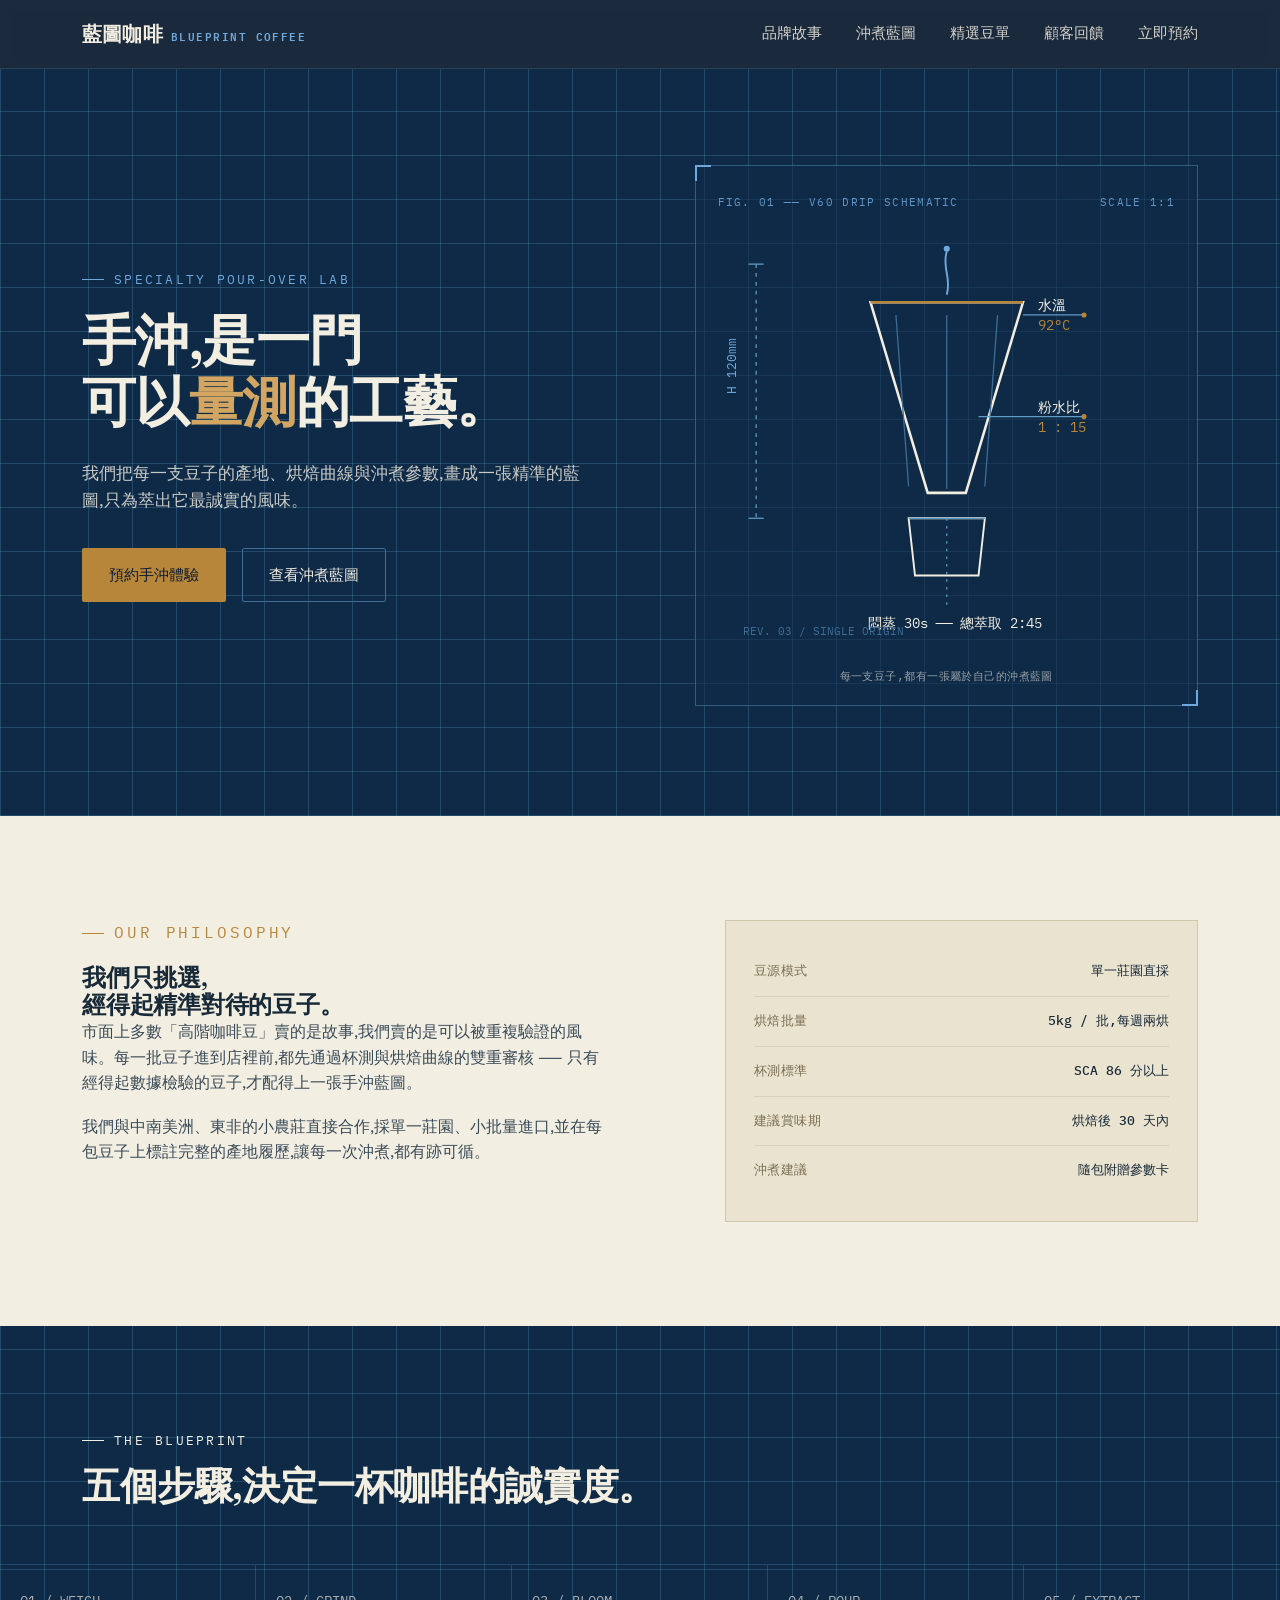
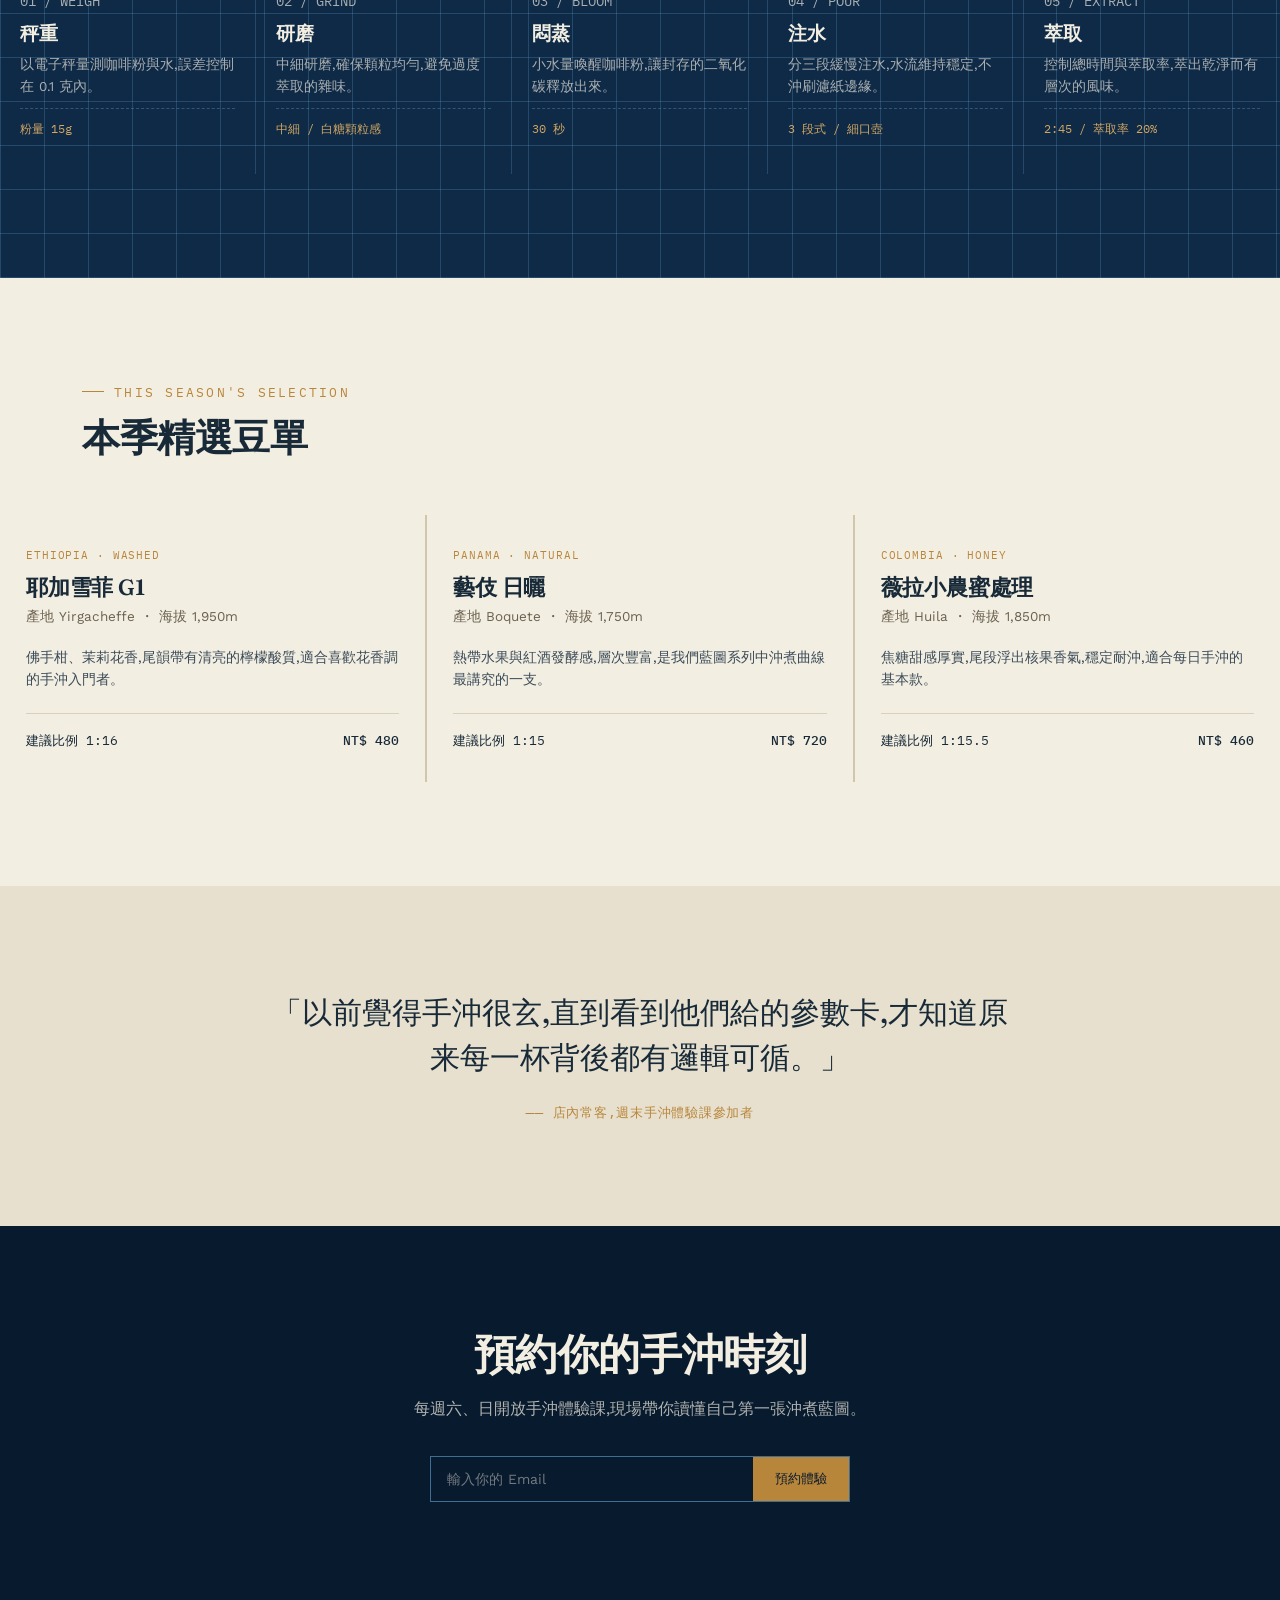
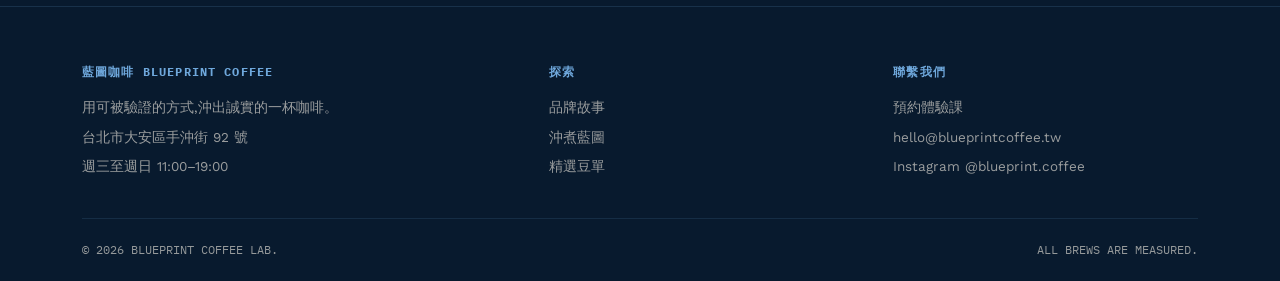
<file: docs/index.html>
<!DOCTYPE html>
<html lang="zh-Hant">
<head>
<meta charset="UTF-8">
<meta name="viewport" content="width=device-width, initial-scale=1.0">
<title>藍圖咖啡 Blueprint Coffee ── 精準手沖,誠實風味</title>
<link rel="preconnect" href="https://fonts.googleapis.com">
<link rel="preconnect" href="https://fonts.gstatic.com" crossorigin>
<link href="https://fonts.googleapis.com/css2?family=Fraunces:opsz,wght@9..144,400;9..144,500;9..144,600;9..144,700&family=Work+Sans:wght@300;400;500;600&family=IBM+Plex+Mono:wght@400;500&display=swap" rel="stylesheet">
<style>
  :root{
    --ink-black:#081A2E;
    --blueprint:#0E2A47;
    --blueprint-line:#3E6E96;
    --blueprint-line-soft:rgba(94,155,197,0.28);
    --paper:#F3EEE2;
    --paper-dim:#E7E0CE;
    --brass:#B8863B;
    --brass-light:#D2A662;
    --sky:#6FA8DC;
    --ink-on-paper:#182A38;
    --max-w:1180px;
  }

  *{margin:0;padding:0;box-sizing:border-box;}
  html{scroll-behavior:smooth;}
  body{
    font-family:'Work Sans', sans-serif;
    background:var(--paper);
    color:var(--ink-on-paper);
    line-height:1.6;
    -webkit-font-smoothing:antialiased;
  }
  a{color:inherit;text-decoration:none;}
  img,svg{display:block;max-width:100%;}
  .container{max-width:var(--max-w);margin:0 auto;padding:0 32px;}
  .eyebrow{
    font-family:'IBM Plex Mono', monospace;
    font-size:12.5px;
    letter-spacing:0.18em;
    text-transform:uppercase;
    display:flex;
    align-items:center;
    gap:10px;
  }
  .eyebrow::before{
    content:"";
    width:22px;height:1px;
    background:currentColor;
    display:inline-block;
  }
  h1,h2,h3{
    font-family:'Fraunces', serif;
    font-weight:600;
    line-height:1.15;
    letter-spacing:-0.01em;
  }
  .btn{
    display:inline-flex;
    align-items:center;
    gap:10px;
    padding:14px 26px;
    border-radius:2px;
    font-family:'Work Sans', sans-serif;
    font-size:15px;
    font-weight:500;
    border:1px solid transparent;
    cursor:pointer;
    transition:transform .25s ease, background .25s ease, border-color .25s ease, color .25s ease;
  }
  .btn:focus-visible{outline:2px solid var(--sky);outline-offset:3px;}
  .btn-primary{background:var(--brass);color:var(--ink-black);}
  .btn-primary:hover{background:var(--brass-light);transform:translateY(-1px);}
  .btn-ghost{border-color:var(--blueprint-line);color:var(--paper);}
  .btn-ghost:hover{border-color:var(--sky);color:var(--sky);}
  .btn-ghost.on-paper{border-color:var(--ink-on-paper);color:var(--ink-on-paper);}
  .btn-ghost.on-paper:hover{border-color:var(--brass);color:var(--brass);}

  /* ---------- NAV ---------- */
  header{
    position:sticky;top:0;z-index:50;
    background:rgba(8,26,46,0.92);
    backdrop-filter:blur(6px);
    border-bottom:1px solid rgba(94,155,197,0.2);
  }
  nav{
    max-width:var(--max-w);margin:0 auto;padding:18px 32px;
    display:flex;align-items:center;justify-content:space-between;
    color:var(--paper);
  }
  .logo{
    font-family:'Fraunces', serif;
    font-size:20px;font-weight:600;letter-spacing:0.01em;
    color:var(--paper);display:flex;align-items:baseline;gap:8px;
  }
  .logo span{
    font-family:'IBM Plex Mono', monospace;
    font-size:10.5px;letter-spacing:0.14em;color:var(--sky);
  }
  .nav-links{display:flex;gap:34px;font-size:14.5px;}
  .nav-links a{opacity:0.85;transition:opacity .2s;}
  .nav-links a:hover{opacity:1;color:var(--sky);}
  .nav-toggle{display:none;background:none;border:none;color:var(--paper);font-size:24px;cursor:pointer;}

  @media (max-width:860px){
    .nav-links{
      position:absolute;top:100%;left:0;right:0;
      background:var(--ink-black);
      flex-direction:column;gap:0;
      max-height:0;overflow:hidden;
      transition:max-height .3s ease;
    }
    .nav-links.open{max-height:320px;}
    .nav-links a{padding:16px 32px;border-top:1px solid rgba(94,155,197,0.15);}
    .nav-toggle{display:block;}
  }

  /* ---------- HERO ---------- */
  .hero{
    background:
      repeating-linear-gradient(0deg, var(--blueprint-line-soft) 0, var(--blueprint-line-soft) 1px, transparent 1px, transparent 44px),
      repeating-linear-gradient(90deg, var(--blueprint-line-soft) 0, var(--blueprint-line-soft) 1px, transparent 1px, transparent 44px),
      var(--blueprint);
    color:var(--paper);
    padding:96px 0 110px;
    position:relative;
    overflow:hidden;
  }
  .hero-grid{
    max-width:var(--max-w);margin:0 auto;padding:0 32px;
    display:grid;grid-template-columns:1.05fr 0.95fr;gap:56px;align-items:center;
  }
  .hero h1{font-size:clamp(34px,4.6vw,54px);margin:20px 0 26px;color:var(--paper);}
  .hero h1 em{font-style:normal;color:var(--brass-light);}
  .hero p.lede{font-size:17px;max-width:46ch;color:rgba(243,238,226,0.82);margin-bottom:34px;}
  .hero-cta{display:flex;gap:16px;flex-wrap:wrap;}
  .hero-eyebrow{color:var(--sky);margin-bottom:6px;}

  .blueprint-plate{
    position:relative;
    border:1px solid rgba(94,155,197,0.45);
    background:rgba(15,42,71,0.55);
    padding:28px 22px 20px;
  }
  .blueprint-plate::before,.blueprint-plate::after,
  .plate-corner-tl,.plate-corner-br{
    content:"";position:absolute;width:14px;height:14px;
    border-color:var(--sky);
  }
  .blueprint-plate::before{top:-1px;left:-1px;border-top:2px solid var(--sky);border-left:2px solid var(--sky);}
  .blueprint-plate::after{bottom:-1px;right:-1px;border-bottom:2px solid var(--sky);border-right:2px solid var(--sky);}
  .plate-label{
    font-family:'IBM Plex Mono', monospace;font-size:11px;letter-spacing:0.12em;
    color:var(--sky);display:flex;justify-content:space-between;margin-bottom:14px;opacity:0.85;
  }
  .plate-caption{
    font-family:'IBM Plex Mono', monospace;font-size:11px;color:rgba(243,238,226,0.6);
    text-align:center;margin-top:10px;letter-spacing:0.04em;
  }

  @media (max-width:900px){
    .hero-grid{grid-template-columns:1fr;}
    .hero{padding:64px 0 76px;}
  }

  /* ---------- SECTION SHARED ---------- */
  section{padding:104px 0;}
  .section-head{max-width:640px;margin-bottom:56px;}
  .section-head h2{font-size:clamp(26px,3.2vw,38px);margin-top:14px;}
  .on-dark{background:var(--ink-black);color:var(--paper);}
  .on-dark .eyebrow{color:var(--sky);}
  .on-paper .eyebrow{color:var(--brass);}

  /* ---------- ABOUT / SPEC SHEET ---------- */
  .about-grid{display:grid;grid-template-columns:1.1fr 0.9fr;gap:64px;align-items:start;}
  .about-grid p{font-size:16px;color:#3a4b58;max-width:52ch;margin-bottom:18px;}
  .spec-sheet{border:1px solid #cfc6ac;background:#EAE3D0;padding:26px 28px;}
  .spec-row{
    display:flex;justify-content:space-between;gap:20px;
    padding:14px 0;border-bottom:1px solid #d8d0b8;
    font-family:'IBM Plex Mono', monospace;font-size:13px;
  }
  .spec-row:last-child{border-bottom:none;}
  .spec-row dt{color:#7a6f52;letter-spacing:0.04em;}
  .spec-row dd{font-weight:500;color:var(--ink-on-paper);text-align:right;}

  @media (max-width:860px){ .about-grid{grid-template-columns:1fr;} }

  /* ---------- PROCESS BLUEPRINT ---------- */
  .process{
    background:
      repeating-linear-gradient(0deg, var(--blueprint-line-soft) 0, var(--blueprint-line-soft) 1px, transparent 1px, transparent 44px),
      repeating-linear-gradient(90deg, var(--blueprint-line-soft) 0, var(--blueprint-line-soft) 1px, transparent 1px, transparent 44px),
      var(--blueprint);
    color:var(--paper);
  }
  .steps{
    display:grid;grid-template-columns:repeat(5,1fr);gap:0;
    border-top:1px solid var(--blueprint-line-soft);
  }
  .step{
    padding:26px 20px;border-right:1px solid var(--blueprint-line-soft);position:relative;
  }
  .step:last-child{border-right:none;}
  .step-index{font-family:'IBM Plex Mono', monospace;font-size:12px;color:var(--sky);margin-bottom:14px;}
  .step h3{font-size:19px;color:var(--paper);margin-bottom:10px;font-weight:600;}
  .step p{font-size:13.5px;color:rgba(243,238,226,0.68);margin-bottom:10px;}
  .step .metric{
    font-family:'IBM Plex Mono', monospace;font-size:12px;color:var(--brass-light);
    border-top:1px dashed rgba(94,155,197,0.4);padding-top:10px;
  }
  @media (max-width:960px){
    .steps{grid-template-columns:1fr 1fr;}
    .step{border-right:1px solid var(--blueprint-line-soft);border-bottom:1px solid var(--blueprint-line-soft);}
    .step:nth-child(2n){border-right:none;}
  }
  @media (max-width:560px){
    .steps{grid-template-columns:1fr;}
    .step{border-right:none;}
  }

  /* ---------- BEANS ---------- */
  .bean-grid{display:grid;grid-template-columns:repeat(3,1fr);gap:2px;background:#cfc6ac;}
  .bean-card{
    background:var(--paper);padding:32px 26px;position:relative;
    display:flex;flex-direction:column;height:100%;
  }
  .bean-tag{
    font-family:'IBM Plex Mono', monospace;font-size:11px;color:var(--brass);
    letter-spacing:0.08em;margin-bottom:10px;
  }
  .bean-card h3{font-size:22px;margin-bottom:6px;}
  .bean-origin{font-size:13.5px;color:#6b6250;margin-bottom:18px;}
  .bean-notes{font-size:14px;color:#3a4b58;margin-bottom:22px;flex-grow:1;}
  .bean-meta{
    display:flex;justify-content:space-between;align-items:center;
    border-top:1px solid #d8d0b8;padding-top:16px;
    font-family:'IBM Plex Mono', monospace;font-size:12.5px;
  }
  .bean-price{color:var(--ink-on-paper);font-weight:500;}
  @media (max-width:900px){ .bean-grid{grid-template-columns:1fr 1fr;} }
  @media (max-width:600px){ .bean-grid{grid-template-columns:1fr;} }

  /* ---------- QUOTE ---------- */
  .quote-section{background:var(--paper-dim);}
  .quote-wrap{max-width:760px;margin:0 auto;text-align:center;}
  blockquote{
    font-family:'Fraunces', serif;font-size:clamp(22px,2.6vw,30px);
    font-weight:500;line-height:1.5;color:var(--ink-on-paper);margin-bottom:22px;
  }
  .quote-attr{font-family:'IBM Plex Mono', monospace;font-size:12.5px;color:var(--brass);letter-spacing:0.06em;}

  /* ---------- CTA / FOOTER ---------- */
  .cta-section{background:var(--ink-black);color:var(--paper);text-align:center;}
  .cta-section h2{font-size:clamp(28px,3.6vw,42px);margin-bottom:18px;}
  .cta-section p{color:rgba(243,238,226,0.72);max-width:48ch;margin:0 auto 34px;}
  .cta-form{
    display:flex;max-width:420px;margin:0 auto;gap:0;border:1px solid var(--blueprint-line);
  }
  .cta-form input{
    flex:1;background:transparent;border:none;padding:14px 16px;
    color:var(--paper);font-family:'Work Sans', sans-serif;font-size:14px;
  }
  .cta-form input::placeholder{color:rgba(243,238,226,0.45);}
  .cta-form input:focus{outline:none;}
  .cta-form button{
    background:var(--brass);color:var(--ink-black);border:none;
    padding:0 22px;font-weight:500;cursor:pointer;font-family:'Work Sans', sans-serif;
    transition:background .2s;
  }
  .cta-form button:hover{background:var(--brass-light);}

  footer{background:var(--ink-black);border-top:1px solid rgba(94,155,197,0.18);color:rgba(243,238,226,0.6);}
  .footer-grid{
    display:grid;grid-template-columns:1.4fr 1fr 1fr;gap:40px;padding:56px 0 32px;
    font-size:13.5px;
  }
  .footer-grid h4{
    font-family:'IBM Plex Mono', monospace;font-size:11.5px;letter-spacing:0.1em;
    color:var(--sky);margin-bottom:16px;text-transform:uppercase;
  }
  .footer-grid p, .footer-grid a{display:block;margin-bottom:8px;color:rgba(243,238,226,0.62);}
  .footer-grid a:hover{color:var(--paper);}
  .footer-bottom{
    border-top:1px solid rgba(94,155,197,0.15);padding:22px 0;
    font-family:'IBM Plex Mono', monospace;font-size:11.5px;
    display:flex;justify-content:space-between;flex-wrap:wrap;gap:10px;
  }
  @media (max-width:700px){ .footer-grid{grid-template-columns:1fr;} }

  /* ---------- REVEAL ---------- */
  .reveal{opacity:0;transform:translateY(18px);transition:opacity .7s ease, transform .7s ease;}
  .reveal.in{opacity:1;transform:translateY(0);}
  @media (prefers-reduced-motion: reduce){
    .reveal{opacity:1;transform:none;transition:none;}
    html{scroll-behavior:auto;}
  }
</style>
</head>
<body>

<header>
  <nav>
    <a href="#top" class="logo">藍圖咖啡<span>BLUEPRINT COFFEE</span></a>
    <button class="nav-toggle" id="navToggle" aria-label="開啟選單" aria-expanded="false">☰</button>
    <div class="nav-links" id="navLinks">
      <a href="#about">品牌故事</a>
      <a href="#process">沖煮藍圖</a>
      <a href="#beans">精選豆單</a>
      <a href="#quote">顧客回饋</a>
      <a href="#cta">立即預約</a>
    </div>
  </nav>
</header>

<section class="hero" id="top">
  <div class="hero-grid">
    <div>
      <p class="eyebrow hero-eyebrow">SPECIALTY POUR-OVER LAB</p>
      <h1>手沖,是一門<br>可以<em>量測</em>的工藝。</h1>
      <p class="lede">我們把每一支豆子的產地、烘焙曲線與沖煮參數,畫成一張精準的藍圖,只為萃出它最誠實的風味。</p>
      <div class="hero-cta">
        <a href="#cta" class="btn btn-primary">預約手沖體驗</a>
        <a href="#process" class="btn btn-ghost">查看沖煮藍圖</a>
      </div>
    </div>

    <div class="blueprint-plate reveal">
      <div class="plate-label"><span>FIG. 01 ── V60 DRIP SCHEMATIC</span><span>SCALE 1:1</span></div>
      <svg viewBox="0 0 360 340" xmlns="http://www.w3.org/2000/svg" role="img" aria-label="V60 手沖濾杯示意圖,標註水溫、粉水比、悶蒸與總萃取時間">
        <!-- dimension lines -->
        <line x1="30" y1="30" x2="30" y2="230" stroke="#5E9BC5" stroke-width="1" stroke-dasharray="3 4"/>
        <line x1="24" y1="30" x2="36" y2="30" stroke="#5E9BC5" stroke-width="1"/>
        <line x1="24" y1="230" x2="36" y2="230" stroke="#5E9BC5" stroke-width="1"/>
        <text x="14" y="132" fill="#6FA8DC" font-size="10" font-family="IBM Plex Mono, monospace" transform="rotate(-90 14 132)">H 120mm</text>

        <!-- dripper cone -->
        <path d="M120 60 L240 60 L195 210 L165 210 Z" fill="none" stroke="#F3EEE2" stroke-width="2"/>
        <path d="M120 60 L240 60" stroke="#B8863B" stroke-width="2"/>
        <!-- ribs -->
        <line x1="140" y1="70" x2="150" y2="205" stroke="#3E6E96" stroke-width="1"/>
        <line x1="180" y1="70" x2="180" y2="207" stroke="#3E6E96" stroke-width="1"/>
        <line x1="220" y1="70" x2="210" y2="205" stroke="#3E6E96" stroke-width="1"/>

        <!-- server -->
        <path d="M150 230 L210 230 L205 275 L155 275 Z" fill="none" stroke="#F3EEE2" stroke-width="1.5"/>
        <line x1="150" y1="230" x2="210" y2="230" stroke="#5E9BC5" stroke-width="1"/>

        <!-- pour line + droplets -->
        <path d="M180 20 C176 34, 184 40, 180 54" stroke="#6FA8DC" stroke-width="1.5" fill="none"/>
        <circle cx="180" cy="18" r="2.4" fill="#6FA8DC"/>

        <!-- annotation callouts -->
        <line x1="240" y1="70" x2="288" y2="70" stroke="#5E9BC5" stroke-width="1"/>
        <circle cx="288" cy="70" r="2" fill="#B8863B"/>
        <text x="252" y="66" fill="#F3EEE2" font-size="11" font-family="IBM Plex Mono, monospace">水溫</text>
        <text x="252" y="82" fill="#B8863B" font-size="11" font-family="IBM Plex Mono, monospace">92°C</text>

        <line x1="205" y1="150" x2="288" y2="150" stroke="#5E9BC5" stroke-width="1"/>
        <circle cx="288" cy="150" r="2" fill="#B8863B"/>
        <text x="252" y="146" fill="#F3EEE2" font-size="11" font-family="IBM Plex Mono, monospace">粉水比</text>
        <text x="252" y="162" fill="#B8863B" font-size="11" font-family="IBM Plex Mono, monospace">1 : 15</text>

        <line x1="180" y1="230" x2="180" y2="300" stroke="#5E9BC5" stroke-width="1" stroke-dasharray="2 4"/>
        <text x="118" y="316" fill="#F3EEE2" font-size="11" font-family="IBM Plex Mono, monospace">悶蒸 30s ── 總萃取 2:45</text>

        <!-- corner tick -->
        <text x="20" y="322" fill="#3E6E96" font-size="9" font-family="IBM Plex Mono, monospace">REV. 03 / SINGLE ORIGIN</text>
      </svg>
      <p class="plate-caption">每一支豆子,都有一張屬於自己的沖煮藍圖</p>
    </div>
  </div>
</section>

<section class="on-paper" id="about">
  <div class="container">
    <div class="about-grid">
      <div class="reveal">
        <p class="eyebrow">OUR PHILOSOPHY</p>
        <h2>我們只挑選,<br>經得起精準對待的豆子。</h2>
        <p>市面上多數「高階咖啡豆」賣的是故事,我們賣的是可以被重複驗證的風味。每一批豆子進到店裡前,都先通過杯測與烘焙曲線的雙重審核 ── 只有經得起數據檢驗的豆子,才配得上一張手沖藍圖。</p>
        <p>我們與中南美洲、東非的小農莊直接合作,採單一莊園、小批量進口,並在每包豆子上標註完整的產地履歷,讓每一次沖煮,都有跡可循。</p>
      </div>
      <dl class="spec-sheet reveal">
        <div class="spec-row"><dt>豆源模式</dt><dd>單一莊園直採</dd></div>
        <div class="spec-row"><dt>烘焙批量</dt><dd>5kg / 批,每週兩烘</dd></div>
        <div class="spec-row"><dt>杯測標準</dt><dd>SCA 86 分以上</dd></div>
        <div class="spec-row"><dt>建議賞味期</dt><dd>烘焙後 30 天內</dd></div>
        <div class="spec-row"><dt>沖煮建議</dt><dd>隨包附贈參數卡</dd></div>
      </dl>
    </div>
  </div>
</section>

<section class="process" id="process">
  <div class="container">
    <div class="section-head reveal">
      <p class="eyebrow">THE BLUEPRINT</p>
      <h2>五個步驟,決定一杯咖啡的誠實度。</h2>
    </div>
  </div>
  <div class="steps reveal">
    <div class="step">
      <p class="step-index">01 / WEIGH</p>
      <h3>秤重</h3>
      <p>以電子秤量測咖啡粉與水,誤差控制在 0.1 克內。</p>
      <p class="metric">粉量 15g</p>
    </div>
    <div class="step">
      <p class="step-index">02 / GRIND</p>
      <h3>研磨</h3>
      <p>中細研磨,確保顆粒均勻,避免過度萃取的雜味。</p>
      <p class="metric">中細 / 白糖顆粒感</p>
    </div>
    <div class="step">
      <p class="step-index">03 / BLOOM</p>
      <h3>悶蒸</h3>
      <p>小水量喚醒咖啡粉,讓封存的二氧化碳釋放出來。</p>
      <p class="metric">30 秒</p>
    </div>
    <div class="step">
      <p class="step-index">04 / POUR</p>
      <h3>注水</h3>
      <p>分三段緩慢注水,水流維持穩定,不沖刷濾紙邊緣。</p>
      <p class="metric">3 段式 / 細口壺</p>
    </div>
    <div class="step">
      <p class="step-index">05 / EXTRACT</p>
      <h3>萃取</h3>
      <p>控制總時間與萃取率,萃出乾淨而有層次的風味。</p>
      <p class="metric">2:45 / 萃取率 20%</p>
    </div>
  </div>
</section>

<section class="on-paper" id="beans">
  <div class="container">
    <div class="section-head reveal">
      <p class="eyebrow">THIS SEASON'S SELECTION</p>
      <h2>本季精選豆單</h2>
    </div>
  </div>
  <div class="bean-grid reveal">
    <div class="bean-card">
      <p class="bean-tag">ETHIOPIA · WASHED</p>
      <h3>耶加雪菲 G1</h3>
      <p class="bean-origin">產地 Yirgacheffe ・ 海拔 1,950m</p>
      <p class="bean-notes">佛手柑、茉莉花香,尾韻帶有清亮的檸檬酸質,適合喜歡花香調的手沖入門者。</p>
      <div class="bean-meta"><span>建議比例 1:16</span><span class="bean-price">NT$ 480</span></div>
    </div>
    <div class="bean-card">
      <p class="bean-tag">PANAMA · NATURAL</p>
      <h3>藝伎 日曬</h3>
      <p class="bean-origin">產地 Boquete ・ 海拔 1,750m</p>
      <p class="bean-notes">熱帶水果與紅酒發酵感,層次豐富,是我們藍圖系列中沖煮曲線最講究的一支。</p>
      <div class="bean-meta"><span>建議比例 1:15</span><span class="bean-price">NT$ 720</span></div>
    </div>
    <div class="bean-card">
      <p class="bean-tag">COLOMBIA · HONEY</p>
      <h3>薇拉小農蜜處理</h3>
      <p class="bean-origin">產地 Huila ・ 海拔 1,850m</p>
      <p class="bean-notes">焦糖甜感厚實,尾段浮出核果香氣,穩定耐沖,適合每日手沖的基本款。</p>
      <div class="bean-meta"><span>建議比例 1:15.5</span><span class="bean-price">NT$ 460</span></div>
    </div>
  </div>
</section>

<section class="quote-section" id="quote">
  <div class="container">
    <div class="quote-wrap reveal">
      <blockquote>「以前覺得手沖很玄,直到看到他們給的參數卡,才知道原来每一杯背後都有邏輯可循。」</blockquote>
      <p class="quote-attr">── 店內常客,週末手沖體驗課參加者</p>
    </div>
  </div>
</section>

<section class="cta-section" id="cta">
  <div class="container">
    <h2 class="reveal">預約你的手沖時刻</h2>
    <p class="reveal">每週六、日開放手沖體驗課,現場帶你讀懂自己第一張沖煮藍圖。</p>
    <form class="cta-form reveal" onsubmit="event.preventDefault(); this.querySelector('button').textContent='已收到,我們會盡快聯繫';">
      <input type="email" placeholder="輸入你的 Email" required aria-label="Email">
      <button type="submit">預約體驗</button>
    </form>
  </div>
</section>

<footer>
  <div class="container">
    <div class="footer-grid">
      <div>
        <h4>藍圖咖啡 BLUEPRINT COFFEE</h4>
        <p>用可被驗證的方式,沖出誠實的一杯咖啡。</p>
        <p>台北市大安區手沖街 92 號</p>
        <p>週三至週日 11:00–19:00</p>
      </div>
      <div>
        <h4>探索</h4>
        <a href="#about">品牌故事</a>
        <a href="#process">沖煮藍圖</a>
        <a href="#beans">精選豆單</a>
      </div>
      <div>
        <h4>聯繫我們</h4>
        <a href="#cta">預約體驗課</a>
        <a href="mailto:hello@blueprintcoffee.tw">hello@blueprintcoffee.tw</a>
        <a href="#top">Instagram @blueprint.coffee</a>
      </div>
    </div>
    <div class="footer-bottom">
      <span>© 2026 BLUEPRINT COFFEE LAB.</span>
      <span>ALL BREWS ARE MEASURED.</span>
    </div>
  </div>
</footer>

<script>
  // mobile nav toggle
  const navToggle = document.getElementById('navToggle');
  const navLinks = document.getElementById('navLinks');
  navToggle.addEventListener('click', () => {
    const isOpen = navLinks.classList.toggle('open');
    navToggle.setAttribute('aria-expanded', isOpen);
  });
  navLinks.querySelectorAll('a').forEach(a => a.addEventListener('click', () => {
    navLinks.classList.remove('open');
    navToggle.setAttribute('aria-expanded', 'false');
  }));

  // scroll reveal
  const prefersReduced = window.matchMedia('(prefers-reduced-motion: reduce)').matches;
  if (!prefersReduced && 'IntersectionObserver' in window) {
    const io = new IntersectionObserver((entries) => {
      entries.forEach(entry => {
        if (entry.isIntersecting) {
          entry.target.classList.add('in');
          io.unobserve(entry.target);
        }
      });
    }, { threshold: 0.15 });
    document.querySelectorAll('.reveal').forEach(el => io.observe(el));
  } else {
    document.querySelectorAll('.reveal').forEach(el => el.classList.add('in'));
  }
</script>

</body>
</html>
</file>
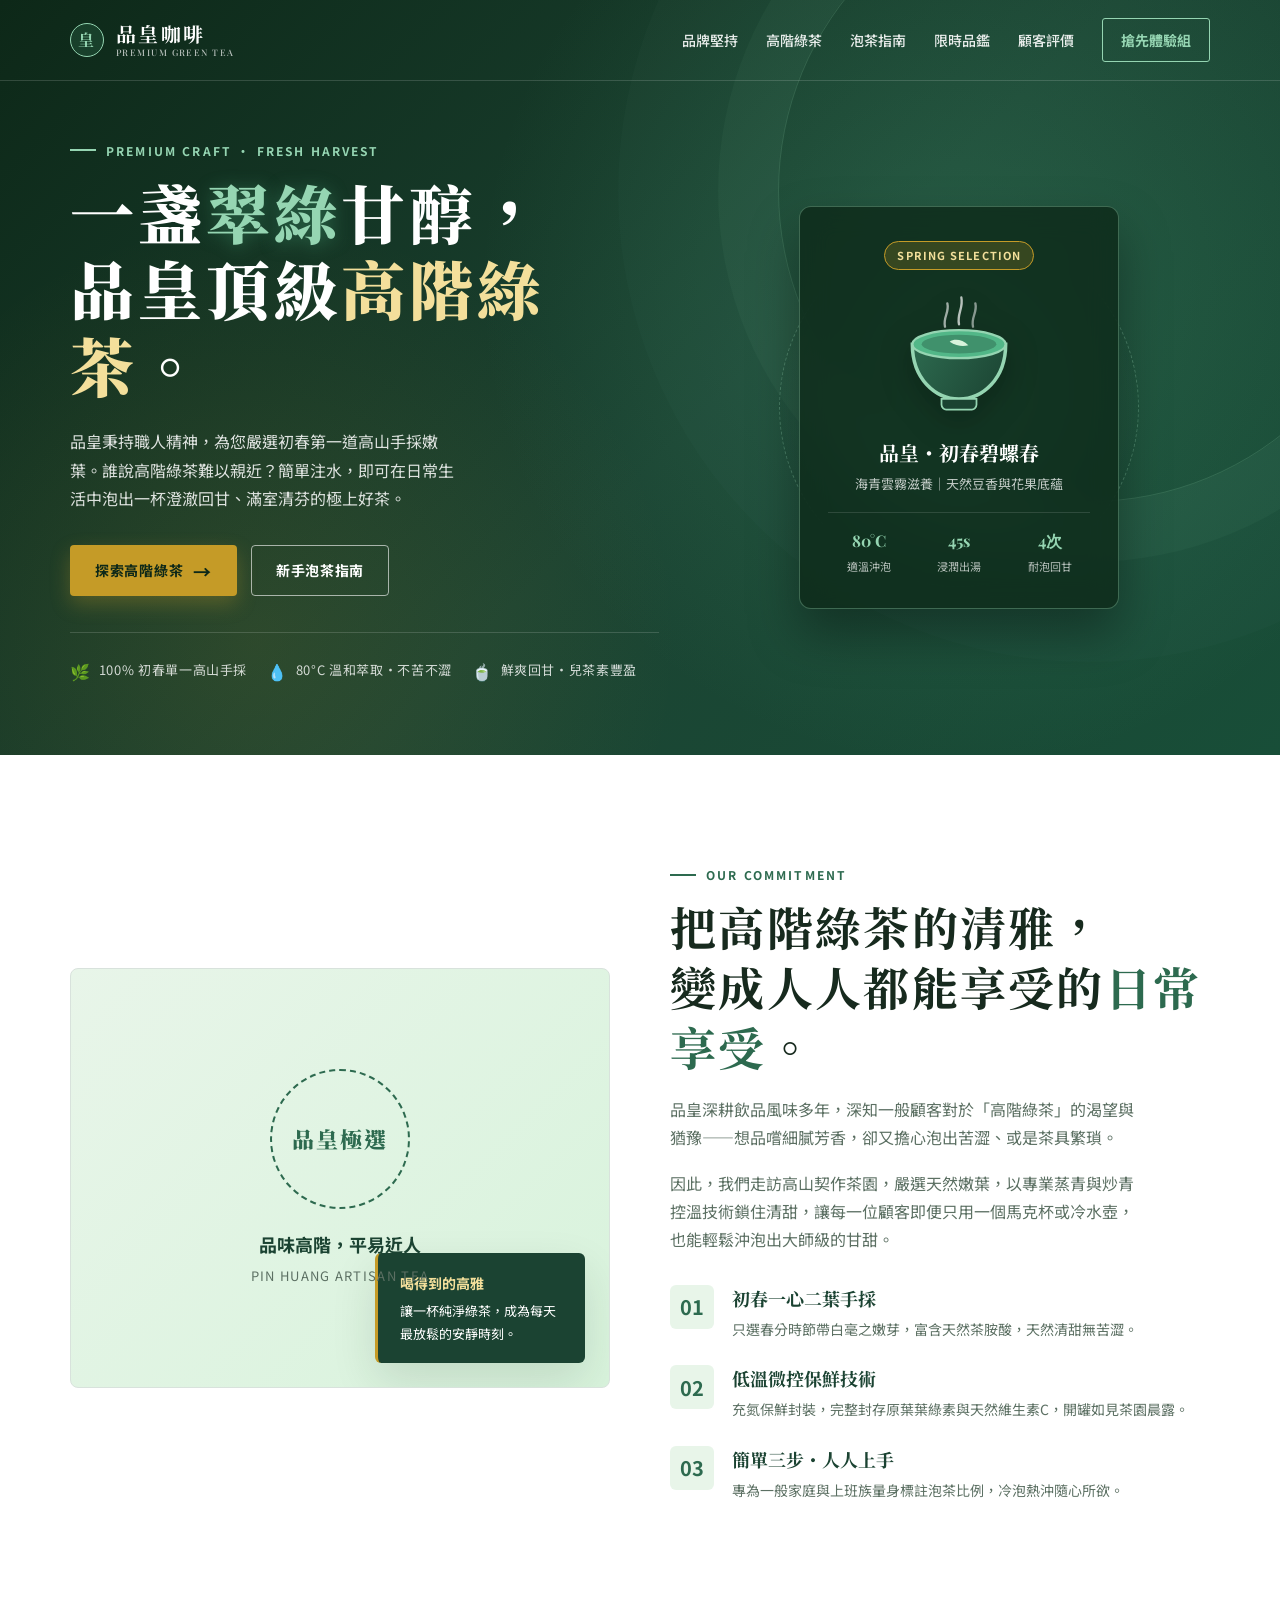
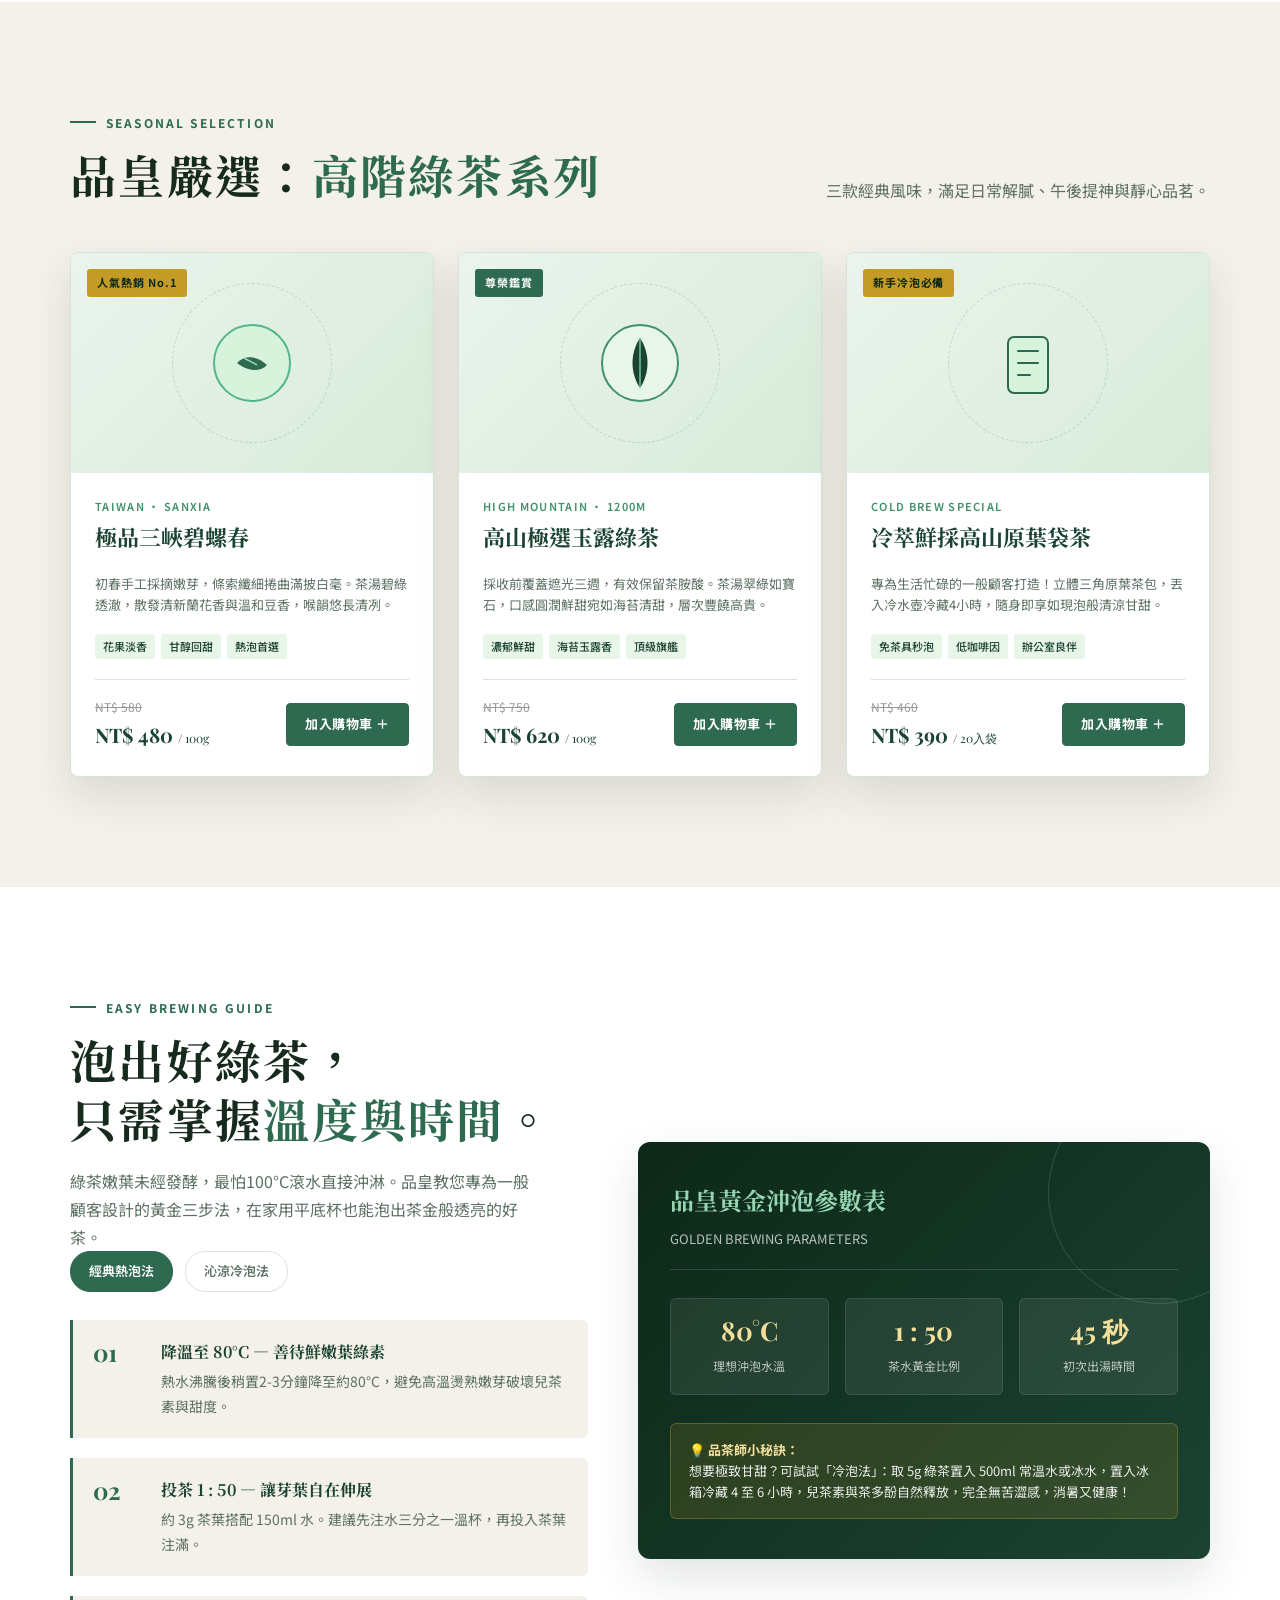
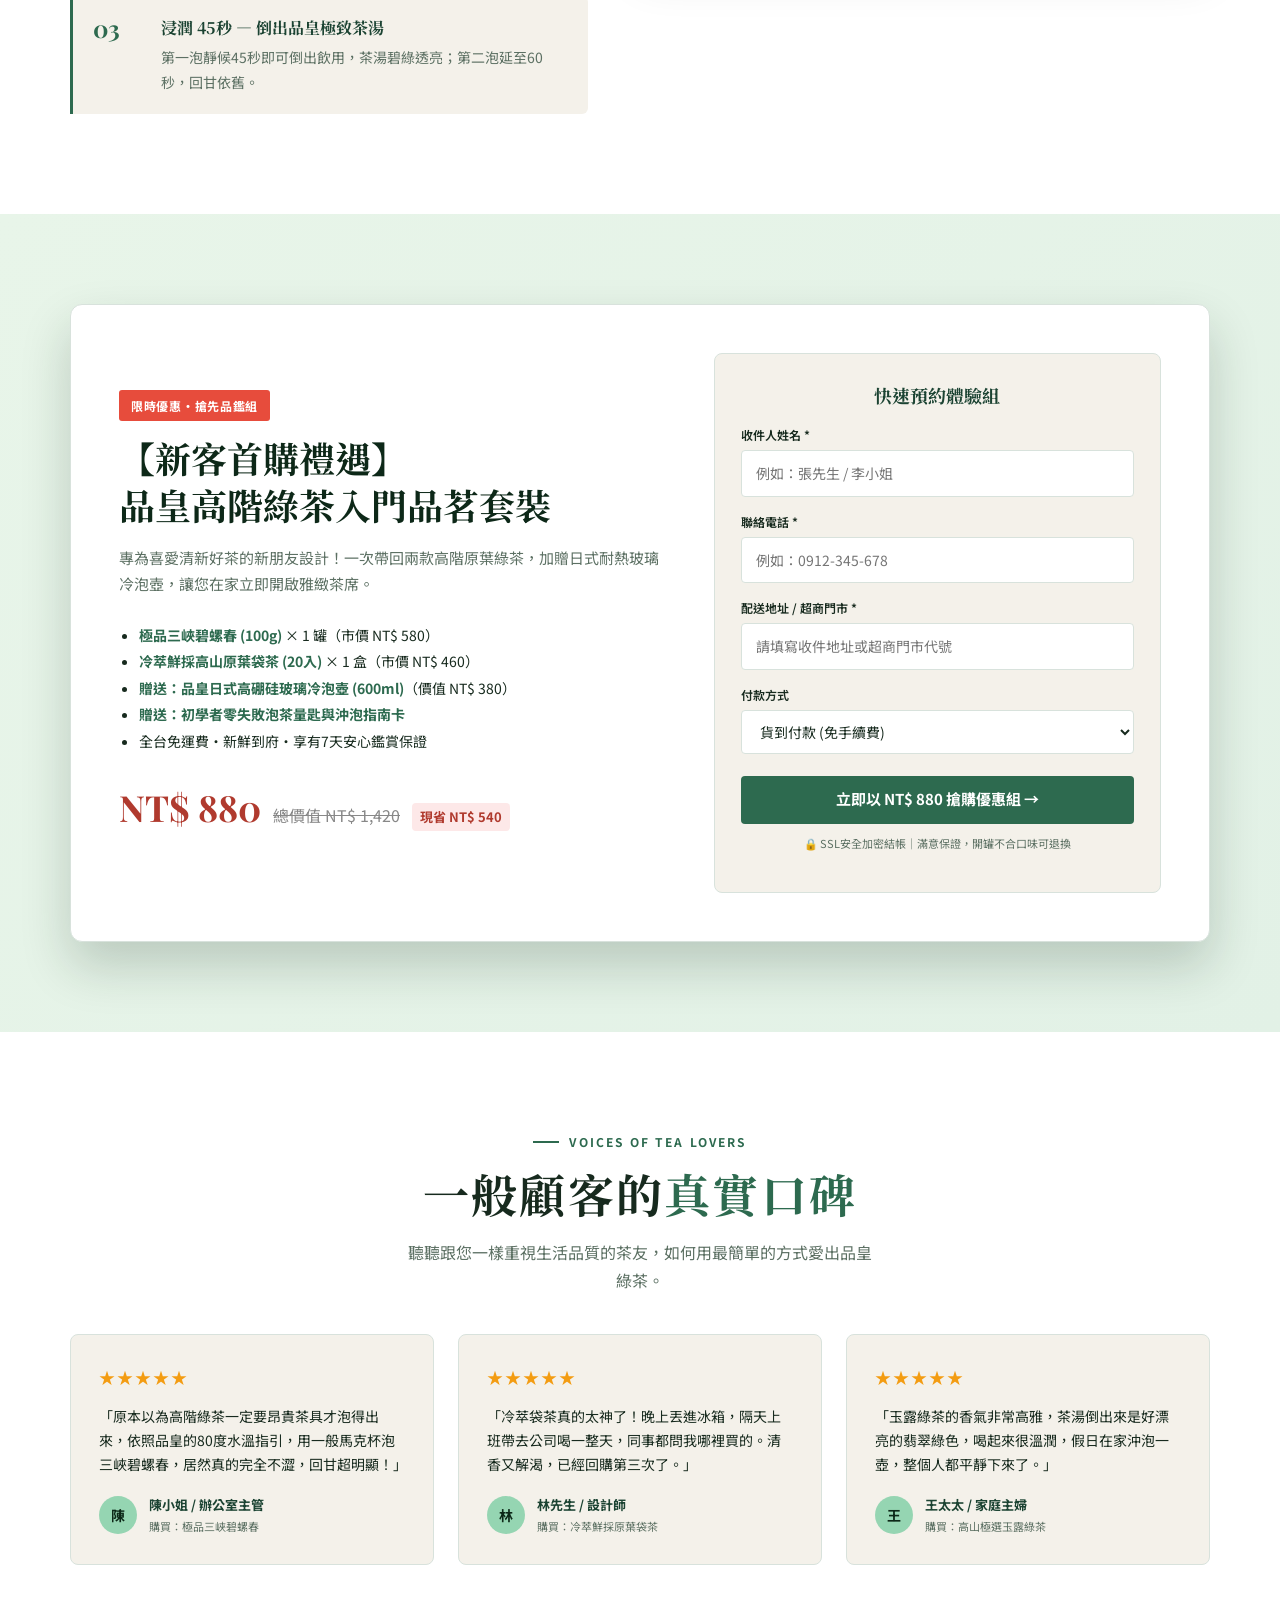
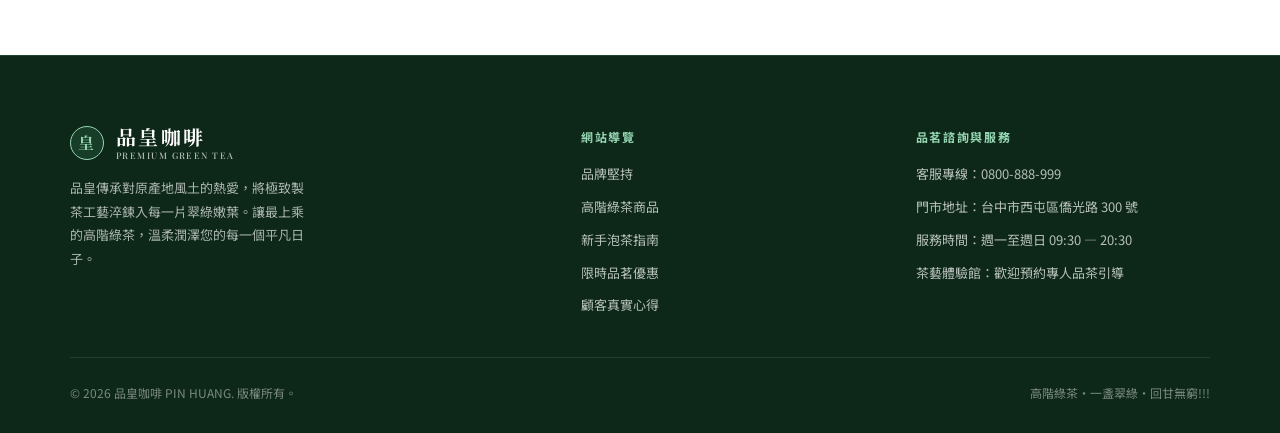
<file: onepage/index.html>
<!DOCTYPE html>
<html lang="zh-Hant">
<head>
  <meta charset="UTF-8">
  <meta name="viewport" content="width=device-width, initial-scale=1.0">
  <meta name="description" content="品皇咖啡嚴選高階綠茶系列，專為喜愛清新甘甜的顧客精選初春手採嫩葉。零門檻泡茶指引，輕鬆泡出鮮爽回甘的極品綠茶。">
  <title>品皇咖啡｜高階綠茶・一盞翠綠的甘醇日常</title>
  <link rel="preconnect" href="https://fonts.googleapis.com">
  <link rel="preconnect" href="https://fonts.gstatic.com" crossorigin>
  <link href="https://fonts.googleapis.com/css2?family=Noto+Sans+TC:wght@400;500;600;700&family=Noto+Serif+TC:wght@500;600;700;900&family=Playfair+Display:ital,wght@0,600;0,700;1,600&display=swap" rel="stylesheet">
  <style>
    :root {
      --deep-forest: #0d2818;
      --tea-dark: #1b4332;
      --tea-primary: #2d6a4f;
      --tea-medium: #40916c;
      --tea-light: #52b788;
      --tea-bud: #95d5b2;
      --tea-mist: #e8f5e9;
      --cream: #faf8f5;
      --paper: #f4f1ea;
      --gold: #c59b27;
      --gold-light: #f3df9b;
      --ink: #172a1e;
      --muted: #5c7063;
      --line: #d8e2dc;
      --shadow: 0 18px 45px rgba(13, 40, 24, 0.12);
      --shadow-hover: 0 24px 50px rgba(13, 40, 24, 0.2);
    }

    * { box-sizing: border-box; }
    html { scroll-behavior: smooth; }
    body {
      margin: 0;
      color: var(--ink);
      background: var(--cream);
      font-family: "Noto Sans TC", sans-serif;
      font-size: 16px;
      line-height: 1.75;
      -webkit-font-smoothing: antialiased;
    }

    a { color: inherit; text-decoration: none; }
    button, input, select, textarea { font: inherit; }
    button { cursor: pointer; }
    .wrap { width: min(1140px, calc(100% - 48px)); margin: 0 auto; }
    .serif { font-family: "Noto Serif TC", serif; }

    /* Utilities */
    .eyebrow {
      display: inline-flex;
      align-items: center;
      gap: 10px;
      margin: 0 0 12px;
      color: var(--tea-primary);
      font-size: 12px;
      font-weight: 700;
      letter-spacing: 0.18em;
      text-transform: uppercase;
    }
    .eyebrow::before {
      content: "";
      width: 26px;
      height: 2px;
      background: currentColor;
    }
    .section-title {
      margin: 0;
      font: 700 clamp(30px, 4vw, 46px) / 1.3 "Noto Serif TC", serif;
      letter-spacing: 0.05em;
    }
    .section-title em {
      color: var(--tea-primary);
      font-style: normal;
      position: relative;
    }
    .section-copy {
      max-width: 52ch;
      margin: 18px 0 0;
      color: var(--muted);
      font-size: 16px;
    }

    /* Buttons */
    .button {
      display: inline-flex;
      align-items: center;
      justify-content: center;
      gap: 10px;
      min-height: 50px;
      padding: 12px 24px;
      border: 1px solid transparent;
      border-radius: 4px;
      font-size: 14px;
      font-weight: 700;
      letter-spacing: 0.05em;
      transition: all 0.25s ease;
    }
    .button:hover { transform: translateY(-2px); }
    .button:focus-visible, a:focus-visible { outline: 3px solid var(--tea-bud); outline-offset: 4px; }
    .button-primary {
      color: #fff;
      background: var(--tea-primary);
      box-shadow: 0 8px 20px rgba(45, 106, 79, 0.25);
    }
    .button-primary:hover {
      background: var(--tea-dark);
      box-shadow: 0 12px 26px rgba(27, 67, 50, 0.3);
    }
    .button-gold {
      color: var(--deep-forest);
      background: var(--gold);
      box-shadow: 0 8px 20px rgba(197, 155, 39, 0.3);
    }
    .button-gold:hover {
      background: #d8aa2b;
      box-shadow: 0 12px 26px rgba(197, 155, 39, 0.4);
    }
    .button-outline {
      color: #fff;
      border-color: rgba(255, 255, 255, 0.6);
      background: transparent;
    }
    .button-outline:hover {
      background: rgba(255, 255, 255, 0.12);
      border-color: #fff;
    }
    .arrow { font-size: 18px; line-height: 1; transition: transform 0.2s; }
    .button:hover .arrow { transform: translateX(3px); }

    /* Header & Nav */
    .site-header {
      position: absolute;
      z-index: 20;
      top: 0;
      left: 0;
      width: 100%;
      color: #fff;
      border-bottom: 1px solid rgba(255, 255, 255, 0.15);
      transition: background 0.3s;
    }
    .nav {
      display: flex;
      align-items: center;
      justify-content: space-between;
      min-height: 80px;
    }
    .brand {
      display: flex;
      align-items: center;
      gap: 12px;
      font: 700 20px / 1 "Noto Serif TC", serif;
      letter-spacing: 0.12em;
    }
    .brand-mark {
      display: grid;
      width: 34px;
      height: 34px;
      place-items: center;
      border: 1.5px solid var(--tea-bud);
      border-radius: 50%;
      color: var(--tea-bud);
      font-size: 16px;
      background: rgba(82, 183, 136, 0.15);
    }
    .brand small {
      display: block;
      margin-top: 4px;
      color: rgba(255, 255, 255, 0.7);
      font: 500 9px / 1 "Playfair Display", sans-serif;
      letter-spacing: 0.16em;
    }
    .nav-links {
      display: flex;
      align-items: center;
      gap: 28px;
      font-size: 14px;
      font-weight: 500;
    }
    .nav-links a {
      position: relative;
      padding: 6px 0;
      color: rgba(255, 255, 255, 0.9);
      transition: color 0.2s;
    }
    .nav-links a:hover { color: #fff; }
    .nav-links a:not(.nav-cta)::after {
      content: "";
      position: absolute;
      right: 0;
      bottom: 0;
      left: 0;
      height: 2px;
      background: var(--tea-bud);
      transform: scaleX(0);
      transform-origin: right;
      transition: transform 0.25s;
    }
    .nav-links a:not(.nav-cta):hover::after {
      transform: scaleX(1);
      transform-origin: left;
    }
    .nav-cta {
      padding: 9px 18px !important;
      border: 1px solid var(--tea-bud);
      border-radius: 3px;
      color: var(--tea-bud) !important;
      font-weight: 700;
      transition: all 0.2s;
    }
    .nav-cta:hover {
      color: var(--deep-forest) !important;
      background: var(--tea-bud);
    }
    .menu-toggle {
      display: none;
      border: 0;
      color: #fff;
      background: transparent;
      font-size: 24px;
    }

    /* Hero */
    .hero {
      position: relative;
      min-height: 720px;
      overflow: hidden;
      color: #fff;
      background: linear-gradient(135deg, var(--deep-forest) 0%, var(--tea-dark) 55%, #184e38 100%);
    }
    .hero::before {
      content: "";
      position: absolute;
      inset: 0;
      background:
        radial-gradient(circle at 75% 38%, rgba(82, 183, 136, 0.22) 0%, transparent 45%),
        radial-gradient(circle at 20% 85%, rgba(197, 155, 39, 0.12) 0%, transparent 35%);
      pointer-events: none;
    }
    .hero::after {
      content: "";
      position: absolute;
      top: -120px;
      right: -120px;
      width: 620px;
      height: 620px;
      border: 1px solid rgba(149, 213, 178, 0.18);
      border-radius: 50%;
      box-shadow: 0 0 0 60px rgba(149, 213, 178, 0.04), 0 0 0 160px rgba(149, 213, 178, 0.02);
      pointer-events: none;
    }
    .hero-grid {
      position: relative;
      z-index: 2;
      display: grid;
      grid-template-columns: 1.08fr 0.92fr;
      gap: 50px;
      align-items: center;
      min-height: 720px;
      padding: 130px 0 70px;
    }
    .hero .eyebrow { color: var(--tea-bud); }
    .hero-title {
      max-width: 13ch;
      margin: 0;
      font: 900 clamp(40px, 5.2vw, 64px) / 1.2 "Noto Serif TC", serif;
      letter-spacing: 0.06em;
    }
    .hero-title .highlight {
      color: var(--tea-bud);
      text-shadow: 0 2px 18px rgba(82, 183, 136, 0.4);
    }
    .hero-title .gold-accent {
      color: var(--gold-light);
    }
    .hero-lede {
      max-width: 44ch;
      margin: 24px 0 32px;
      color: rgba(255, 255, 255, 0.85);
      font-size: 16px;
      line-height: 1.8;
    }
    .hero-actions { display: flex; flex-wrap: wrap; gap: 14px; }
    .hero-badges {
      display: flex;
      flex-wrap: wrap;
      gap: 20px;
      margin-top: 36px;
      padding-top: 24px;
      border-top: 1px solid rgba(255, 255, 255, 0.15);
    }
    .hero-badge-item {
      display: flex;
      align-items: center;
      gap: 8px;
      font-size: 13px;
      color: rgba(255, 255, 255, 0.8);
      letter-spacing: 0.05em;
    }
    .hero-badge-icon {
      color: var(--tea-bud);
      font-size: 16px;
    }

    /* Hero Art / Visual (Tea Leaf & Zen Kettle CSS/SVG Illustration) */
    .hero-art {
      position: relative;
      min-height: 460px;
      display: flex;
      align-items: center;
      justify-content: center;
    }
    .tea-circle-glow {
      position: absolute;
      width: 360px;
      height: 360px;
      border-radius: 50%;
      background: radial-gradient(circle, rgba(64, 145, 108, 0.35) 0%, rgba(27, 67, 50, 0.1) 70%, transparent 100%);
      border: 1px dashed rgba(149, 213, 178, 0.35);
      animation: gentle-spin 40s linear infinite;
    }
    @keyframes gentle-spin {
      from { transform: rotate(0deg); }
      to { transform: rotate(360deg); }
    }
    .tea-cup-card {
      position: relative;
      z-index: 3;
      width: 320px;
      padding: 32px 28px;
      background: rgba(13, 40, 24, 0.8);
      border: 1px solid rgba(149, 213, 178, 0.35);
      border-radius: 12px;
      backdrop-filter: blur(14px);
      box-shadow: 0 25px 50px rgba(0, 0, 0, 0.35);
      text-align: center;
    }
    .tea-graphic {
      width: 140px;
      height: 140px;
      margin: 0 auto 18px;
      position: relative;
    }
    .cup-svg { width: 100%; height: 100%; filter: drop-shadow(0 10px 15px rgba(0, 0, 0, 0.25)); }
    .tea-card-tag {
      display: inline-block;
      padding: 4px 12px;
      background: rgba(197, 155, 39, 0.2);
      border: 1px solid var(--gold);
      color: var(--gold-light);
      font-size: 11px;
      font-weight: 700;
      letter-spacing: 0.1em;
      border-radius: 20px;
      margin-bottom: 10px;
    }
    .tea-card-title {
      font: 700 20px "Noto Serif TC", serif;
      margin: 0 0 6px;
      color: #fff;
    }
    .tea-card-desc {
      font-size: 13px;
      color: rgba(255, 255, 255, 0.75);
      margin: 0 0 16px;
    }
    .tea-meter {
      display: grid;
      grid-template-columns: repeat(3, 1fr);
      gap: 10px;
      padding-top: 14px;
      border-top: 1px solid rgba(255, 255, 255, 0.12);
      font-size: 11px;
      color: rgba(255, 255, 255, 0.7);
    }
    .tea-meter strong {
      display: block;
      color: var(--tea-bud);
      font-size: 16px;
      font-family: "Playfair Display", serif;
      margin-bottom: 2px;
    }

    /* Philosophy / Brand Value */
    .philosophy {
      padding: 100px 0;
      background: #fff;
      position: relative;
    }
    .phil-grid {
      display: grid;
      grid-template-columns: 1fr 1fr;
      gap: 60px;
      align-items: center;
    }
    .phil-visual {
      position: relative;
      min-height: 420px;
      background: linear-gradient(135deg, var(--tea-mist) 0%, #d8f3dc 100%);
      border-radius: 8px;
      overflow: hidden;
      display: flex;
      align-items: center;
      justify-content: center;
      border: 1px solid var(--line);
    }
    .phil-leaf-box {
      text-align: center;
      padding: 40px;
      position: relative;
      z-index: 2;
    }
    .phil-stamp {
      width: 140px;
      height: 140px;
      margin: 0 auto 20px;
      border: 2px dashed var(--tea-primary);
      border-radius: 50%;
      display: grid;
      place-items: center;
      color: var(--tea-primary);
      font: 700 14px "Noto Serif TC", serif;
      letter-spacing: 0.15em;
      position: relative;
    }
    .phil-stamp::before {
      content: "品皇極選";
      font-size: 22px;
      font-weight: 900;
    }
    .phil-floating-card {
      position: absolute;
      bottom: 24px;
      right: 24px;
      background: var(--tea-dark);
      color: #fff;
      padding: 18px 22px;
      border-radius: 6px;
      box-shadow: var(--shadow);
      font-size: 13px;
      max-width: 210px;
      border-left: 3px solid var(--gold);
    }
    .phil-floating-card b {
      display: block;
      color: var(--gold-light);
      margin-bottom: 4px;
      font-size: 14px;
    }

    .feature-list {
      display: grid;
      gap: 24px;
      margin-top: 32px;
    }
    .feature-item {
      display: flex;
      gap: 18px;
      align-items: flex-start;
    }
    .feature-icon-box {
      flex-shrink: 0;
      width: 44px;
      height: 44px;
      border-radius: 6px;
      background: var(--tea-mist);
      color: var(--tea-primary);
      display: grid;
      place-items: center;
      font-size: 20px;
      font-weight: bold;
    }
    .feature-item h3 {
      margin: 0 0 6px;
      font: 700 18px "Noto Serif TC", serif;
      color: var(--tea-dark);
    }
    .feature-item p {
      margin: 0;
      color: var(--muted);
      font-size: 14px;
    }

    /* Product Showcase (吸引客戶買綠茶) */
    .products {
      padding: 100px 0 110px;
      background: var(--paper);
    }
    .section-head {
      display: flex;
      align-items: flex-end;
      justify-content: space-between;
      gap: 30px;
      margin-bottom: 48px;
    }
    .product-grid {
      display: grid;
      grid-template-columns: repeat(3, 1fr);
      gap: 24px;
    }
    .product-card {
      background: #fff;
      border: 1px solid var(--line);
      border-radius: 8px;
      overflow: hidden;
      display: flex;
      flex-direction: column;
      box-shadow: var(--shadow);
      transition: transform 0.28s ease, box-shadow 0.28s ease;
      position: relative;
    }
    .product-card:hover {
      transform: translateY(-6px);
      box-shadow: var(--shadow-hover);
    }
    .product-ribbon {
      position: absolute;
      top: 16px;
      left: 16px;
      z-index: 2;
      padding: 4px 10px;
      border-radius: 3px;
      font-size: 11px;
      font-weight: 700;
      letter-spacing: 0.08em;
      background: var(--tea-primary);
      color: #fff;
    }
    .product-ribbon.popular {
      background: var(--gold);
      color: var(--deep-forest);
    }
    .product-thumb {
      height: 220px;
      background: linear-gradient(135deg, #eaf4ed 0%, #d8ebd9 100%);
      position: relative;
      display: flex;
      align-items: center;
      justify-content: center;
      overflow: hidden;
    }
    .leaf-deco {
      position: absolute;
      width: 160px;
      height: 160px;
      border-radius: 50%;
      border: 1px dashed rgba(45, 106, 79, 0.2);
    }
    .product-illustration {
      width: 100px;
      height: 100px;
      position: relative;
      z-index: 2;
    }
    .product-body {
      padding: 24px;
      display: flex;
      flex-direction: column;
      flex: 1;
    }
    .product-origin {
      font-size: 11px;
      font-weight: 600;
      color: var(--tea-medium);
      letter-spacing: 0.12em;
      margin-bottom: 6px;
      text-transform: uppercase;
    }
    .product-title {
      margin: 0 0 10px;
      font: 700 22px / 1.3 "Noto Serif TC", serif;
      color: var(--tea-dark);
    }
    .product-notes {
      font-size: 13px;
      color: var(--muted);
      margin-bottom: 18px;
      line-height: 1.6;
      flex: 1;
    }
    .flavor-tags {
      display: flex;
      flex-wrap: wrap;
      gap: 6px;
      margin-bottom: 20px;
    }
    .flavor-tag {
      padding: 3px 8px;
      background: var(--tea-mist);
      color: var(--tea-dark);
      font-size: 11px;
      border-radius: 3px;
      font-weight: 500;
    }
    .product-footer {
      display: flex;
      align-items: center;
      justify-content: space-between;
      padding-top: 16px;
      border-top: 1px solid var(--line);
    }
    .price-box {
      display: flex;
      flex-direction: column;
    }
    .original-price {
      font-size: 12px;
      color: #999;
      text-decoration: line-through;
    }
    .current-price {
      font-size: 20px;
      font-weight: 700;
      color: var(--tea-dark);
      font-family: "Playfair Display", serif;
    }
    .buy-btn {
      padding: 9px 18px;
      border: 1px solid var(--tea-primary);
      border-radius: 4px;
      background: var(--tea-primary);
      color: #fff;
      font-size: 13px;
      font-weight: 700;
      letter-spacing: 0.04em;
      transition: all 0.2s;
    }
    .buy-btn:hover {
      background: var(--tea-dark);
      border-color: var(--tea-dark);
      transform: translateY(-2px);
    }

    /* Brewing Guide (用途：泡綠茶，針對一般顧客零門檻設計) */
    .brew-guide {
      padding: 100px 0;
      background: #fff;
    }
    .brew-grid {
      display: grid;
      grid-template-columns: 0.95fr 1.05fr;
      gap: 50px;
      align-items: center;
    }
    .brew-tabs {
      display: flex;
      gap: 12px;
      margin-bottom: 28px;
    }
    .brew-tab-btn {
      padding: 8px 18px;
      border: 1px solid var(--line);
      border-radius: 20px;
      background: transparent;
      color: var(--muted);
      font-size: 13px;
      font-weight: 600;
      transition: all 0.2s;
    }
    .brew-tab-btn.active {
      background: var(--tea-primary);
      color: #fff;
      border-color: var(--tea-primary);
    }
    .brew-step-list {
      display: grid;
      gap: 20px;
      margin-top: 24px;
    }
    .brew-step-card {
      display: grid;
      grid-template-columns: 50px 1fr;
      gap: 18px;
      padding: 20px;
      background: var(--paper);
      border-left: 3px solid var(--tea-primary);
      border-radius: 0 6px 6px 0;
      transition: transform 0.2s ease;
    }
    .brew-step-card:hover { transform: translateX(4px); }
    .brew-num {
      color: var(--tea-primary);
      font: 700 24px / 1 "Playfair Display", serif;
    }
    .brew-text h4 {
      margin: 0 0 6px;
      font: 700 16px "Noto Serif TC", serif;
      color: var(--tea-dark);
    }
    .brew-text p {
      margin: 0;
      font-size: 14px;
      color: var(--muted);
    }

    .brew-infographic {
      background: linear-gradient(135deg, var(--deep-forest) 0%, var(--tea-dark) 100%);
      border-radius: 12px;
      padding: 40px 32px;
      color: #fff;
      box-shadow: var(--shadow);
      position: relative;
      overflow: hidden;
    }
    .brew-infographic::before {
      content: "";
      position: absolute;
      top: -60px;
      right: -60px;
      width: 220px;
      height: 220px;
      border-radius: 50%;
      border: 1px solid rgba(149, 213, 178, 0.2);
    }
    .brew-info-head {
      margin-bottom: 28px;
      border-bottom: 1px solid rgba(255, 255, 255, 0.15);
      padding-bottom: 18px;
    }
    .brew-info-head h3 {
      margin: 0 0 6px;
      font: 700 24px "Noto Serif TC", serif;
      color: var(--tea-bud);
    }
    .param-grid {
      display: grid;
      grid-template-columns: repeat(3, 1fr);
      gap: 16px;
      text-align: center;
      margin-bottom: 28px;
    }
    .param-card {
      background: rgba(255, 255, 255, 0.08);
      padding: 16px 10px;
      border-radius: 6px;
      border: 1px solid rgba(255, 255, 255, 0.1);
    }
    .param-card .value {
      font: 700 26px / 1.2 "Playfair Display", serif;
      color: var(--gold-light);
      display: block;
      margin-bottom: 4px;
    }
    .param-card .label {
      font-size: 12px;
      color: rgba(255, 255, 255, 0.7);
    }
    .brew-tip-box {
      background: rgba(197, 155, 39, 0.15);
      border: 1px solid rgba(197, 155, 39, 0.35);
      border-radius: 6px;
      padding: 16px 18px;
      font-size: 13px;
      color: rgba(255, 255, 255, 0.9);
      line-height: 1.6;
    }
    .brew-tip-box strong { color: var(--gold-light); }

    /* Special Offer / Promotional CTA (吸引客戶買綠茶) */
    .promo-section {
      padding: 90px 0;
      background: linear-gradient(135deg, var(--tea-mist) 0%, #e2f1e6 100%);
      position: relative;
    }
    .promo-card {
      background: #fff;
      border-radius: 12px;
      border: 1px solid var(--line);
      box-shadow: var(--shadow-hover);
      padding: 48px;
      display: grid;
      grid-template-columns: 1.1fr 0.9fr;
      gap: 48px;
      align-items: center;
    }
    .promo-badge {
      display: inline-block;
      padding: 5px 12px;
      background: #e74c3c;
      color: #fff;
      font-size: 12px;
      font-weight: 700;
      border-radius: 3px;
      letter-spacing: 0.06em;
      margin-bottom: 14px;
    }
    .promo-title {
      margin: 0 0 16px;
      font: 700 clamp(26px, 3.5vw, 36px) / 1.3 "Noto Serif TC", serif;
      color: var(--deep-forest);
    }
    .promo-desc {
      color: var(--muted);
      font-size: 15px;
      margin-bottom: 24px;
    }
    .promo-list {
      margin: 0 0 28px;
      padding-left: 20px;
      color: var(--ink);
      font-size: 14px;
      line-height: 1.9;
    }
    .promo-list li strong { color: var(--tea-primary); }
    .promo-price-tag {
      display: flex;
      align-items: baseline;
      gap: 12px;
      margin-bottom: 24px;
    }
    .promo-now {
      font: 700 36px "Playfair Display", serif;
      color: #b03a2e;
    }
    .promo-was {
      font-size: 16px;
      color: #888;
      text-decoration: line-through;
    }

    /* Quick Order Form */
    .order-box {
      background: var(--paper);
      padding: 28px 26px;
      border-radius: 8px;
      border: 1px solid var(--line);
    }
    .order-box h4 {
      margin: 0 0 16px;
      font: 700 18px "Noto Serif TC", serif;
      color: var(--tea-dark);
      text-align: center;
    }
    .form-group { margin-bottom: 14px; }
    .form-group label {
      display: block;
      font-size: 12px;
      font-weight: 600;
      color: var(--ink);
      margin-bottom: 5px;
    }
    .form-input {
      width: 100%;
      padding: 10px 14px;
      border: 1px solid var(--line);
      border-radius: 4px;
      background: #fff;
      font-size: 14px;
      color: var(--ink);
      outline: none;
      transition: border-color 0.2s;
    }
    .form-input:focus { border-color: var(--tea-primary); }
    .order-submit-btn {
      width: 100%;
      min-height: 48px;
      margin-top: 8px;
      background: var(--tea-primary);
      color: #fff;
      border: none;
      border-radius: 4px;
      font-size: 15px;
      font-weight: 700;
      transition: background 0.2s;
    }
    .order-submit-btn:hover { background: var(--tea-dark); }
    .order-guarantee {
      margin-top: 10px;
      text-align: center;
      font-size: 11px;
      color: var(--muted);
    }

    /* Customer Reviews */
    .reviews {
      padding: 90px 0;
      background: #fff;
    }
    .review-grid {
      display: grid;
      grid-template-columns: repeat(3, 1fr);
      gap: 24px;
      margin-top: 40px;
    }
    .review-card {
      padding: 28px;
      background: var(--paper);
      border-radius: 8px;
      border: 1px solid var(--line);
      position: relative;
    }
    .stars {
      color: #f39c12;
      font-size: 16px;
      margin-bottom: 12px;
      letter-spacing: 2px;
    }
    .review-text {
      font-size: 14px;
      color: var(--ink);
      line-height: 1.7;
      margin-bottom: 18px;
    }
    .reviewer {
      display: flex;
      align-items: center;
      gap: 12px;
    }
    .reviewer-avatar {
      width: 38px;
      height: 38px;
      border-radius: 50%;
      background: var(--tea-bud);
      color: var(--deep-forest);
      display: grid;
      place-items: center;
      font-weight: bold;
      font-size: 14px;
    }
    .reviewer-name {
      font-weight: 700;
      font-size: 13px;
      color: var(--tea-dark);
    }
    .reviewer-tag {
      font-size: 11px;
      color: var(--muted);
    }

    /* Footer */
    footer {
      color: rgba(255, 255, 255, 0.7);
      background: var(--deep-forest);
      padding: 70px 0 30px;
      border-top: 1px solid rgba(82, 183, 136, 0.2);
    }
    .footer-top {
      display: grid;
      grid-template-columns: 1.6fr 1fr 1fr;
      gap: 40px;
      padding-bottom: 40px;
      border-bottom: 1px solid rgba(255, 255, 255, 0.1);
    }
    .footer-brand { color: #fff; }
    .footer-brand p {
      max-width: 34ch;
      margin: 16px 0 0;
      font-size: 13px;
      line-height: 1.8;
      color: rgba(255, 255, 255, 0.65);
    }
    .footer-heading {
      margin: 0 0 16px;
      color: var(--tea-bud);
      font-size: 12px;
      font-weight: 700;
      letter-spacing: 0.14em;
      text-transform: uppercase;
    }
    .footer-list {
      margin: 0;
      padding: 0;
      list-style: none;
      font-size: 13px;
    }
    .footer-list li + li { margin-top: 10px; }
    .footer-list a:hover { color: #fff; }
    .footer-bottom {
      display: flex;
      justify-content: space-between;
      gap: 20px;
      padding-top: 24px;
      font-size: 12px;
      color: rgba(255, 255, 255, 0.45);
    }

    /* Toast Notification */
    .toast {
      position: fixed;
      right: 24px;
      bottom: 24px;
      z-index: 50;
      max-width: min(360px, calc(100% - 48px));
      padding: 14px 20px;
      border-left: 4px solid var(--gold);
      color: #fff;
      background: var(--deep-forest);
      box-shadow: 0 12px 35px rgba(0, 0, 0, 0.35);
      border-radius: 4px;
      font-size: 14px;
      line-height: 1.5;
      opacity: 0;
      pointer-events: none;
      transform: translateY(16px);
      transition: opacity 0.28s ease, transform 0.28s ease;
    }
    .toast.show {
      opacity: 1;
      transform: translateY(0);
      pointer-events: auto;
    }

    /* Scroll Reveal */
    .reveal {
      opacity: 0;
      transform: translateY(22px);
      transition: opacity 0.6s cubic-bezier(0.16, 1, 0.3, 1), transform 0.6s cubic-bezier(0.16, 1, 0.3, 1);
    }
    .reveal.visible {
      opacity: 1;
      transform: translateY(0);
    }

    /* Responsive */
    @media (max-width: 960px) {
      .product-grid { grid-template-columns: repeat(2, 1fr); }
      .product-card:last-child { grid-column: span 2; }
      .review-grid { grid-template-columns: 1fr; }
      .promo-card { grid-template-columns: 1fr; gap: 32px; }
      .brew-grid { grid-template-columns: 1fr; }
      .phil-grid { grid-template-columns: 1fr; }
    }

    @media (max-width: 820px) {
      .nav { min-height: 68px; }
      .menu-toggle { display: block; }
      .nav-links {
        position: absolute;
        top: 68px;
        right: 0;
        left: 0;
        display: grid;
        gap: 0;
        max-height: 0;
        overflow: hidden;
        background: var(--deep-forest);
        transition: max-height 0.3s ease;
      }
      .nav-links.open {
        max-height: 340px;
        border-top: 1px solid rgba(255, 255, 255, 0.1);
        padding-bottom: 16px;
      }
      .nav-links a {
        padding: 13px 24px;
        border-bottom: 1px solid rgba(255, 255, 255, 0.08);
      }
      .nav-links .nav-cta {
        margin: 12px 24px 0;
        text-align: center;
      }
      .hero-grid {
        grid-template-columns: 1fr;
        padding-top: 110px;
        gap: 36px;
      }
      .hero-art { min-height: 380px; }
      .footer-top { grid-template-columns: 1fr; gap: 30px; }
    }

    @media (max-width: 560px) {
      .wrap { width: min(100% - 32px, 1140px); }
      .hero-title { font-size: 34px; }
      .hero-lede { font-size: 14px; }
      .product-grid { grid-template-columns: 1fr; }
      .product-card:last-child { grid-column: auto; }
      .section-head { flex-direction: column; align-items: flex-start; gap: 12px; }
      .param-grid { grid-template-columns: 1fr; }
      .promo-card { padding: 24px 18px; }
      .footer-bottom { flex-direction: column; gap: 8px; }
    }

    @media (prefers-reduced-motion: reduce) {
      html { scroll-behavior: auto; }
      *, *::before, *::after {
        transition-duration: 0.01ms !important;
        animation-duration: 0.01ms !important;
      }
      .reveal { opacity: 1; transform: none; }
    }
  </style>
</head>
<body>

  <!-- Header -->
  <header class="site-header" id="top">
    <nav class="nav wrap" aria-label="主要導覽">
      <a class="brand" href="#top" aria-label="回到品皇咖啡高階綠茶首頁">
        <span class="brand-mark">皇</span>
        <span>品皇咖啡<small>PREMIUM GREEN TEA</small></span>
      </a>
      <button class="menu-toggle" type="button" aria-label="開啟導覽選單" aria-expanded="false" aria-controls="navLinks">☰</button>
      <div class="nav-links" id="navLinks">
        <a href="#story">品牌堅持</a>
        <a href="#products">高階綠茶</a>
        <a href="#brew">泡茶指南</a>
        <a href="#offers">限時品鑑</a>
        <a href="#reviews">顧客評價</a>
        <a class="nav-cta" href="#offers">搶先體驗組</a>
      </div>
    </nav>
  </header>

  <main>
    <!-- Hero Section -->
    <section class="hero" aria-labelledby="heroTitle">
      <div class="hero-grid wrap">
        <div class="reveal">
          <p class="eyebrow">PREMIUM CRAFT · FRESH HARVEST</p>
          <h1 class="hero-title" id="heroTitle">
            一盞<span class="highlight">翠綠</span>甘醇，<br>
            品皇頂級<span class="gold-accent">高階綠茶</span>。
          </h1>
          <p class="hero-lede">
            品皇秉持職人精神，為您嚴選初春第一道高山手採嫩葉。誰說高階綠茶難以親近？簡單注水，即可在日常生活中泡出一杯澄澈回甘、滿室清芬的極上好茶。
          </p>
          <div class="hero-actions">
            <a class="button button-gold" href="#products">探索高階綠茶 <span class="arrow">→</span></a>
            <a class="button button-outline" href="#brew">新手泡茶指南</a>
          </div>
          <div class="hero-badges">
            <div class="hero-badge-item"><span class="hero-badge-icon">🌿</span> 100% 初春單一高山手採</div>
            <div class="hero-badge-item"><span class="hero-badge-icon">💧</span> 80°C 溫和萃取・不苦不澀</div>
            <div class="hero-badge-item"><span class="hero-badge-icon">🍵</span> 鮮爽回甘・兒茶素豐盈</div>
          </div>
        </div>

        <div class="hero-art" aria-hidden="true">
          <div class="tea-circle-glow"></div>
          <div class="tea-cup-card reveal">
            <span class="tea-card-tag">SPRING SELECTION</span>
            <div class="tea-graphic">
              <!-- Inline SVG: Zen Green Tea Bowl with Steam & Leaf -->
              <svg class="cup-svg" viewBox="0 0 120 120" fill="none" xmlns="http://www.w3.org/2000/svg">
                <path d="M20 55C20 85 40 102 60 102C80 102 100 85 100 55H20Z" fill="url(#teaGradient)" stroke="#95d5b2" stroke-width="3"/>
                <ellipse cx="60" cy="55" rx="40" ry="12" fill="#52b788" stroke="#95d5b2" stroke-width="2"/>
                <ellipse cx="60" cy="55" rx="32" ry="8" fill="#40916c"/>
                <!-- Tea Leaf Floating -->
                <path d="M52 53C56 50 63 51 68 56C64 57 58 57 52 53Z" fill="#d8f3dc"/>
                <!-- Steam lines -->
                <path d="M48 40C46 32 52 28 50 20" stroke="rgba(255,255,255,0.6)" stroke-width="2" stroke-linecap="round"/>
                <path d="M60 38C58 29 64 24 62 15" stroke="rgba(255,255,255,0.7)" stroke-width="2" stroke-linecap="round"/>
                <path d="M72 40C70 32 76 28 74 20" stroke="rgba(255,255,255,0.5)" stroke-width="2" stroke-linecap="round"/>
                <!-- Foot -->
                <path d="M45 102H75V107C75 109 73 111 71 111H49C47 111 45 109 45 107V102Z" fill="#1b4332" stroke="#95d5b2" stroke-width="1.5"/>
                <defs>
                  <linearGradient id="teaGradient" x1="20" y1="55" x2="100" y2="102" gradientUnits="userSpaceOnUse">
                    <stop stop-color="#2d6a4f"/>
                    <stop offset="1" stop-color="#1b4332"/>
                  </linearGradient>
                </defs>
              </svg>
            </div>
            <h2 class="tea-card-title">品皇・初春碧螺春</h2>
            <p class="tea-card-desc">海青雲霧滋養｜天然豆香與花果底蘊</p>
            <div class="tea-meter">
              <div><strong>80°C</strong>適溫沖泡</div>
              <div><strong>45s</strong>浸潤出湯</div>
              <div><strong>4次</strong>耐泡回甘</div>
            </div>
          </div>
        </div>
      </div>
    </section>

    <!-- Brand Philosophy (高階綠茶風格、一般顧客安心選) -->
    <section class="philosophy" id="story" aria-labelledby="storyTitle">
      <div class="wrap phil-grid">
        <div class="phil-visual reveal">
          <div class="phil-leaf-box">
            <div class="phil-stamp"></div>
            <p style="margin:0; font-weight:700; color:var(--tea-dark); font-size:18px;">品味高階，平易近人</p>
            <span style="font-size:13px; color:var(--muted); letter-spacing:0.1em;">PIN HUANG ARTISAN TEA</span>
          </div>
          <div class="phil-floating-card">
            <b>喝得到的高雅</b>
            讓一杯純淨綠茶，成為每天最放鬆的安靜時刻。
          </div>
        </div>

        <div class="reveal">
          <p class="eyebrow">OUR COMMITMENT</p>
          <h2 class="section-title" id="storyTitle">
            把高階綠茶的清雅，<br>
            變成人人都能享受的<em>日常享受</em>。
          </h2>
          <p class="section-copy">
            品皇深耕飲品風味多年，深知一般顧客對於「高階綠茶」的渴望與猶豫——想品嚐細膩芳香，卻又擔心泡出苦澀、或是茶具繁瑣。
          </p>
          <p class="section-copy">
            因此，我們走訪高山契作茶園，嚴選天然嫩葉，以專業蒸青與炒青控溫技術鎖住清甜，讓每一位顧客即便只用一個馬克杯或冷水壺，也能輕鬆沖泡出大師級的甘甜。
          </p>

          <div class="feature-list">
            <div class="feature-item">
              <div class="feature-icon-box">01</div>
              <div>
                <h3>初春一心二葉手採</h3>
                <p>只選春分時節帶白毫之嫩芽，富含天然茶胺酸，天然清甜無苦澀。</p>
              </div>
            </div>
            <div class="feature-item">
              <div class="feature-icon-box">02</div>
              <div>
                <h3>低溫微控保鮮技術</h3>
                <p>充氮保鮮封裝，完整封存原葉葉綠素與天然維生素C，開罐如見茶園晨露。</p>
              </div>
            </div>
            <div class="feature-item">
              <div class="feature-icon-box">03</div>
              <div>
                <h3>簡單三步・人人上手</h3>
                <p>專為一般家庭與上班族量身標註泡茶比例，冷泡熱沖隨心所欲。</p>
              </div>
            </div>
          </div>
        </div>
      </div>
    </section>

    <!-- Products Section (吸引客戶買綠茶) -->
    <section class="products" id="products" aria-labelledby="productsTitle">
      <div class="wrap">
        <div class="section-head reveal">
          <div>
            <p class="eyebrow">SEASONAL SELECTION</p>
            <h2 class="section-title" id="productsTitle">
              品皇嚴選：<em>高階綠茶系列</em>
            </h2>
          </div>
          <p class="section-copy">
            三款經典風味，滿足日常解膩、午後提神與靜心品茗。
          </p>
        </div>

        <div class="product-grid">
          <!-- Product 1 -->
          <article class="product-card reveal">
            <span class="product-ribbon popular">人氣熱銷 No.1</span>
            <div class="product-thumb">
              <div class="leaf-deco"></div>
              <svg class="product-illustration" viewBox="0 0 100 100" fill="none">
                <circle cx="50" cy="50" r="38" fill="#d8f3dc" stroke="#52b788" stroke-width="2"/>
                <path d="M35 50C42 42 55 42 65 52C58 60 45 58 35 50Z" fill="#2d6a4f"/>
                <path d="M42 45L55 52" stroke="#95d5b2" stroke-width="1.5"/>
              </svg>
            </div>
            <div class="product-body">
              <span class="product-origin">TAIWAN · SANXIA</span>
              <h3 class="product-title">極品三峽碧螺春</h3>
              <p class="product-notes">
                初春手工採摘嫩芽，條索纖細捲曲滿披白毫。茶湯碧綠透澈，散發清新蘭花香與溫和豆香，喉韻悠長清冽。
              </p>
              <div class="flavor-tags">
                <span class="flavor-tag">花果淡香</span>
                <span class="flavor-tag">甘醇回甜</span>
                <span class="flavor-tag">熱泡首選</span>
              </div>
              <div class="product-footer">
                <div class="price-box">
                  <span class="original-price">NT$ 580</span>
                  <span class="current-price">NT$ 480 <small style="font-size:12px; font-weight:normal;">/ 100g</small></span>
                </div>
                <button class="buy-btn" type="button" data-product="極品三峽碧螺春" data-price="480">
                  加入購物車 ＋
                </button>
              </div>
            </div>
          </article>

          <!-- Product 2 -->
          <article class="product-card reveal">
            <span class="product-ribbon">尊榮鑑賞</span>
            <div class="product-thumb">
              <div class="leaf-deco"></div>
              <svg class="product-illustration" viewBox="0 0 100 100" fill="none">
                <circle cx="50" cy="50" r="38" fill="#e8f5e9" stroke="#40916c" stroke-width="2"/>
                <path d="M50 25C40 40 40 60 50 75C60 60 60 40 50 25Z" fill="#1b4332"/>
                <path d="M50 25V75" stroke="#74c69d" stroke-width="1.5"/>
              </svg>
            </div>
            <div class="product-body">
              <span class="product-origin">HIGH MOUNTAIN · 1200M</span>
              <h3 class="product-title">高山極選玉露綠茶</h3>
              <p class="product-notes">
                採收前覆蓋遮光三週，有效保留茶胺酸。茶湯翠綠如寶石，口感圓潤鮮甜宛如海苔清甜，層次豐饒高貴。
              </p>
              <div class="flavor-tags">
                <span class="flavor-tag">濃郁鮮甜</span>
                <span class="flavor-tag">海苔玉露香</span>
                <span class="flavor-tag">頂級旗艦</span>
              </div>
              <div class="product-footer">
                <div class="price-box">
                  <span class="original-price">NT$ 750</span>
                  <span class="current-price">NT$ 620 <small style="font-size:12px; font-weight:normal;">/ 100g</small></span>
                </div>
                <button class="buy-btn" type="button" data-product="高山極選玉露綠茶" data-price="620">
                  加入購物車 ＋
                </button>
              </div>
            </div>
          </article>

          <!-- Product 3 -->
          <article class="product-card reveal">
            <span class="product-ribbon popular">新手冷泡必備</span>
            <div class="product-thumb">
              <div class="leaf-deco"></div>
              <svg class="product-illustration" viewBox="0 0 100 100" fill="none">
                <rect x="30" y="24" width="40" height="56" rx="6" fill="#d8f3dc" stroke="#2d6a4f" stroke-width="2"/>
                <path d="M40 38H60M40 50H60M40 62H52" stroke="#2d6a4f" stroke-width="2" stroke-linecap="round"/>
              </svg>
            </div>
            <div class="product-body">
              <span class="product-origin">COLD BREW SPECIAL</span>
              <h3 class="product-title">冷萃鮮採高山原葉袋茶</h3>
              <p class="product-notes">
                專為生活忙碌的一般顧客打造！立體三角原葉茶包，丟入冷水壺冷藏4小時，隨身即享如現泡般清涼甘甜。
              </p>
              <div class="flavor-tags">
                <span class="flavor-tag">免茶具秒泡</span>
                <span class="flavor-tag">低咖啡因</span>
                <span class="flavor-tag">辦公室良伴</span>
              </div>
              <div class="product-footer">
                <div class="price-box">
                  <span class="original-price">NT$ 460</span>
                  <span class="current-price">NT$ 390 <small style="font-size:12px; font-weight:normal;">/ 20入袋</small></span>
                </div>
                <button class="buy-btn" type="button" data-product="冷萃鮮採高山原葉袋茶" data-price="390">
                  加入購物車 ＋
                </button>
              </div>
            </div>
          </article>
        </div>
      </div>
    </section>

    <!-- Brewing Guide (用途：泡綠茶，親民引導) -->
    <section class="brew-guide" id="brew" aria-labelledby="brewTitle">
      <div class="wrap brew-grid">
        <div class="reveal">
          <p class="eyebrow">EASY BREWING GUIDE</p>
          <h2 class="section-title" id="brewTitle">
            泡出好綠茶，<br>
            只需掌握<em>溫度與時間</em>。
          </h2>
          <p class="section-copy">
            綠茶嫩葉未經發酵，最怕100°C滾水直接沖淋。品皇教您專為一般顧客設計的黃金三步法，在家用平底杯也能泡出茶金般透亮的好茶。
          </p>

          <div class="brew-tabs" role="tablist">
            <button class="brew-tab-btn active" type="button" id="tabHot" aria-selected="true" onclick="switchBrewTab('hot')">經典熱泡法</button>
            <button class="brew-tab-btn" type="button" id="tabCold" aria-selected="false" onclick="switchBrewTab('cold')">沁涼冷泡法</button>
          </div>

          <div class="brew-step-list" id="brewContent">
            <!-- Dynamic via JS or default hot brew -->
            <div class="brew-step-card">
              <span class="brew-num">01</span>
              <div class="brew-text">
                <h4>降溫至 80°C — 善待鮮嫩葉綠素</h4>
                <p>熱水沸騰後稍置2-3分鐘降至約80°C，避免高溫燙熟嫩芽破壞兒茶素與甜度。</p>
              </div>
            </div>
            <div class="brew-step-card">
              <span class="brew-num">02</span>
              <div class="brew-text">
                <h4>投茶 1 : 50 — 讓芽葉自在伸展</h4>
                <p>約 3g 茶葉搭配 150ml 水。建議先注水三分之一溫杯，再投入茶葉注滿。</p>
              </div>
            </div>
            <div class="brew-step-card">
              <span class="brew-num">03</span>
              <div class="brew-text">
                <h4>浸潤 45秒 — 倒出品皇極致茶湯</h4>
                <p>第一泡靜候45秒即可倒出飲用，茶湯碧綠透亮；第二泡延至60秒，回甘依舊。</p>
              </div>
            </div>
          </div>
        </div>

        <div class="brew-infographic reveal" aria-hidden="true">
          <div class="brew-info-head">
            <h3>品皇黃金沖泡參數表</h3>
            <span style="font-size:13px; color:rgba(255,255,255,0.7);">GOLDEN BREWING PARAMETERS</span>
          </div>

          <div class="param-grid">
            <div class="param-card">
              <span class="value">80°C</span>
              <span class="label">理想沖泡水溫</span>
            </div>
            <div class="param-card">
              <span class="value">1 : 50</span>
              <span class="label">茶水黃金比例</span>
            </div>
            <div class="param-card">
              <span class="value">45 秒</span>
              <span class="label">初次出湯時間</span>
            </div>
          </div>

          <div class="brew-tip-box">
            <strong>💡 品茶師小秘訣：</strong><br>
            想要極致甘甜？可試試「冷泡法」：取 5g 綠茶置入 500ml 常溫水或冰水，置入冰箱冷藏 4 至 6 小時，兒茶素與茶多酚自然釋放，完全無苦澀感，消暑又健康！
          </div>
        </div>
      </div>
    </section>

    <!-- Promotional Section / Quick Order Form (吸引客戶買綠茶) -->
    <section class="promo-section" id="offers" aria-labelledby="offersTitle">
      <div class="wrap">
        <div class="promo-card reveal">
          <div>
            <span class="promo-badge">限時優惠・搶先品鑑組</span>
            <h2 class="promo-title" id="offersTitle">
              【新客首購禮遇】<br>
              品皇高階綠茶入門品茗套裝
            </h2>
            <p class="promo-desc">
              專為喜愛清新好茶的新朋友設計！一次帶回兩款高階原葉綠茶，加贈日式耐熱玻璃冷泡壺，讓您在家立即開啟雅緻茶席。
            </p>

            <ul class="promo-list">
              <li><strong>極品三峽碧螺春 (100g)</strong> × 1 罐（市價 NT$ 580）</li>
              <li><strong>冷萃鮮採高山原葉袋茶 (20入)</strong> × 1 盒（市價 NT$ 460）</li>
              <li><strong>贈送：品皇日式高硼硅玻璃冷泡壺 (600ml)</strong>（價值 NT$ 380）</li>
              <li><strong>贈送：初學者零失敗泡茶量匙與沖泡指南卡</strong></li>
              <li>全台免運費・新鮮到府・享有7天安心鑑賞保證</li>
            </ul>

            <div class="promo-price-tag">
              <span class="promo-now">NT$ 880</span>
              <span class="promo-was">總價值 NT$ 1,420</span>
              <span style="font-size:13px; font-weight:700; color:#b03a2e; background:#fde8e8; padding:3px 8px; border-radius:4px;">現省 NT$ 540</span>
            </div>
          </div>

          <div class="order-box">
            <h4>快速預約體驗組</h4>
            <form id="quickOrderForm">
              <div class="form-group">
                <label for="custName">收件人姓名 *</label>
                <input class="form-input" type="text" id="custName" required placeholder="例如：張先生 / 李小姐">
              </div>
              <div class="form-group">
                <label for="custPhone">聯絡電話 *</label>
                <input class="form-input" type="tel" id="custPhone" required placeholder="例如：0912-345-678">
              </div>
              <div class="form-group">
                <label for="custAddress">配送地址 / 超商門市 *</label>
                <input class="form-input" type="text" id="custAddress" required placeholder="請填寫收件地址或超商門市代號">
              </div>
              <div class="form-group">
                <label for="payMethod">付款方式</label>
                <select class="form-input" id="payMethod">
                  <option value="cod">貨到付款 (免手續費)</option>
                  <option value="credit">線上信用卡 (安全加密)</option>
                  <option value="linepay">LINE Pay 快速結帳</option>
                </select>
              </div>
              <button class="order-submit-btn" type="submit">立即以 NT$ 880 搶購優惠組 →</button>
              <p class="order-guarantee">🔒 SSL安全加密結帳｜滿意保證，開罐不合口味可退換</p>
            </form>
          </div>
        </div>
      </div>
    </section>

    <!-- Reviews Section (一般顧客的好評反饋) -->
    <section class="reviews" id="reviews" aria-labelledby="reviewsTitle">
      <div class="wrap">
        <div style="text-align: center;" class="reveal">
          <p class="eyebrow" style="justify-content: center;">VOICES OF TEA LOVERS</p>
          <h2 class="section-title" id="reviewsTitle">一般顧客的<em>真實口碑</em></h2>
          <p class="section-copy" style="margin: 14px auto 0;">
            聽聽跟您一樣重視生活品質的茶友，如何用最簡單的方式愛出品皇綠茶。
          </p>
        </div>

        <div class="review-grid">
          <div class="review-card reveal">
            <div class="stars">★★★★★</div>
            <p class="review-text">
              「原本以為高階綠茶一定要昂貴茶具才泡得出來，依照品皇的80度水溫指引，用一般馬克杯泡三峽碧螺春，居然真的完全不澀，回甘超明顯！」
            </p>
            <div class="reviewer">
              <div class="reviewer-avatar">陳</div>
              <div>
                <div class="reviewer-name">陳小姐 / 辦公室主管</div>
                <div class="reviewer-tag">購買：極品三峽碧螺春</div>
              </div>
            </div>
          </div>

          <div class="review-card reveal">
            <div class="stars">★★★★★</div>
            <p class="review-text">
              「冷萃袋茶真的太神了！晚上丟進冰箱，隔天上班帶去公司喝一整天，同事都問我哪裡買的。清香又解渴，已經回購第三次了。」
            </p>
            <div class="reviewer">
              <div class="reviewer-avatar">林</div>
              <div>
                <div class="reviewer-name">林先生 / 設計師</div>
                <div class="reviewer-tag">購買：冷萃鮮採原葉袋茶</div>
              </div>
            </div>
          </div>

          <div class="review-card reveal">
            <div class="stars">★★★★★</div>
            <p class="review-text">
              「玉露綠茶的香氣非常高雅，茶湯倒出來是好漂亮的翡翠綠色，喝起來很溫潤，假日在家沖泡一壺，整個人都平靜下來了。」
            </p>
            <div class="reviewer">
              <div class="reviewer-avatar">王</div>
              <div>
                <div class="reviewer-name">王太太 / 家庭主婦</div>
                <div class="reviewer-tag">購買：高山極選玉露綠茶</div>
              </div>
            </div>
          </div>
        </div>
      </div>
    </section>
  </main>

  <!-- Footer -->
  <footer>
    <div class="wrap">
      <div class="footer-top">
        <div class="footer-brand">
          <div class="brand">
            <span class="brand-mark">皇</span>
            <span>品皇咖啡<small>PREMIUM GREEN TEA</small></span>
          </div>
          <p>
            品皇傳承對原產地風土的熱愛，將極致製茶工藝淬鍊入每一片翠綠嫩葉。讓最上乘的高階綠茶，溫柔潤澤您的每一個平凡日子。
          </p>
        </div>

        <div>
          <h4 class="footer-heading">網站導覽</h4>
          <ul class="footer-list">
            <li><a href="#story">品牌堅持</a></li>
            <li><a href="#products">高階綠茶商品</a></li>
            <li><a href="#brew">新手泡茶指南</a></li>
            <li><a href="#offers">限時品茗優惠</a></li>
            <li><a href="#reviews">顧客真實心得</a></li>
          </ul>
        </div>

        <div>
          <h4 class="footer-heading">品茗諮詢與服務</h4>
          <ul class="footer-list">
            <li>客服專線：0800-888-999</li>
            <li>門市地址：台中市西屯區僑光路 300 號</li>
            <li>服務時間：週一至週日 09:30 — 20:30</li>
            <li>茶藝體驗館：歡迎預約專人品茶引導</li>
          </ul>
        </div>
      </div>

      <div class="footer-bottom">
        <span>© 2026 品皇咖啡 PIN HUANG. 版權所有。</span>
        <span>高階綠茶・一盞翠綠・回甘無窮!!!</span>
      </div>
    </div>
  </footer>

  <!-- Toast Notification Message -->
  <div class="toast" id="toast" role="status" aria-live="polite"></div>

  <!-- JavaScript -->
  <script>
    // Mobile navigation toggle
    const menuToggle = document.querySelector('.menu-toggle');
    const navLinks = document.getElementById('navLinks');
    
    menuToggle.addEventListener('click', () => {
      const isOpen = navLinks.classList.toggle('open');
      menuToggle.setAttribute('aria-expanded', isOpen);
      menuToggle.setAttribute('aria-label', isOpen ? '關閉導覽選單' : '開啟導覽選單');
      menuToggle.textContent = isOpen ? '×' : '☰';
    });

    navLinks.querySelectorAll('a').forEach(link => {
      link.addEventListener('click', () => {
        navLinks.classList.remove('open');
        menuToggle.setAttribute('aria-expanded', 'false');
        menuToggle.setAttribute('aria-label', '開啟導覽選單');
        menuToggle.textContent = '☰';
      });
    });

    // Toast function
    const toast = document.getElementById('toast');
    let toastTimeout;
    function showToast(message) {
      window.clearTimeout(toastTimeout);
      toast.textContent = message;
      toast.classList.add('show');
      toastTimeout = window.setTimeout(() => {
        toast.classList.remove('show');
      }, 3000);
    }

    // Add to cart buttons
    document.querySelectorAll('.buy-btn').forEach(btn => {
      btn.addEventListener('click', () => {
        const productName = btn.dataset.product;
        const price = btn.dataset.price;
        showToast(`已成功將「${productName}」(NT$ ${price}) 加入購物車！`);
      });
    });

    // Quick order form submission
    const quickOrderForm = document.getElementById('quickOrderForm');
    quickOrderForm.addEventListener('submit', (e) => {
      e.preventDefault();
      const name = document.getElementById('custName').value;
      showToast(`感謝您，${name}！您的「新客綠茶品茗組」預購單已送出，客服將儘速安排出貨。`);
      quickOrderForm.reset();
    });

    // Brewing guide tabs (Hot brew vs Cold brew)
    function switchBrewTab(mode) {
      const tabHot = document.getElementById('tabHot');
      const tabCold = document.getElementById('tabCold');
      const brewContent = document.getElementById('brewContent');

      if (mode === 'cold') {
        tabCold.classList.add('active');
        tabCold.setAttribute('aria-selected', 'true');
        tabHot.classList.remove('active');
        tabHot.setAttribute('aria-selected', 'false');

        brewContent.innerHTML = `
          <div class="brew-step-card">
            <span class="brew-num">01</span>
            <div class="brew-text">
              <h4>投茶置水 — 5g 茶葉搭配 500ml 冷水</h4>
              <p>準備隨行冷水壺或玻璃瓶，注入常溫冷開水或過濾生飲水，放入原葉或冷萃茶包。</p>
            </div>
          </div>
          <div class="brew-step-card">
            <span class="brew-num">02</span>
            <div class="brew-text">
              <h4>低溫冷藏 — 冰箱靜置 4 至 6 小時</h4>
              <p>置入冷藏庫低溫緩慢萃取，兒茶素緩緩釋出，有效抑制單寧苦澀，保留甘醇清甜。</p>
            </div>
          </div>
          <div class="brew-step-card">
            <span class="brew-num">03</span>
            <div class="brew-text">
              <h4>輕搖享用 — 沁涼甘甜一整天</h4>
              <p>取出前輕輕搖晃瓶身讓茶湯均勻，即可品嚐如高山泉水般甘冽的極品冷泡綠茶。</p>
            </div>
          </div>
        `;
      } else {
        tabHot.classList.add('active');
        tabHot.setAttribute('aria-selected', 'true');
        tabCold.classList.remove('active');
        tabCold.setAttribute('aria-selected', 'false');

        brewContent.innerHTML = `
          <div class="brew-step-card">
            <span class="brew-num">01</span>
            <div class="brew-text">
              <h4>降溫至 80°C — 善待鮮嫩葉綠素</h4>
              <p>熱水沸騰後稍置4-5分鐘降至約80°C，避免高溫燙熟嫩芽破壞兒茶素與甜度。</p>
            </div>
          </div>
          <div class="brew-step-card">
            <span class="brew-num">02</span>
            <div class="brew-text">
              <h4>投茶 1 : 50 — 讓芽葉自在伸展</h4>
              <p>約 3g 茶葉搭配 150ml 水。建議先注水三分之一溫杯，再投入茶葉注滿。</p>
            </div>
          </div>
          <div class="brew-step-card">
            <span class="brew-num">03</span>
            <div class="brew-text">
              <h4>浸潤 45秒 — 倒出品皇極致茶湯</h4>
              <p>第一泡靜候45秒即可倒出飲用，茶湯碧綠透亮；第二泡延至60秒，回甘依舊。</p>
            </div>
          </div>
        `;
      }
    }

    // Scroll reveal animation with IntersectionObserver
    const prefersReducedMotion = window.matchMedia('(prefers-reduced-motion: reduce)').matches;
    const revealElements = document.querySelectorAll('.reveal');

    if (prefersReducedMotion || !('IntersectionObserver' in window)) {
      revealElements.forEach(el => el.classList.add('visible'));
    } else {
      const observer = new IntersectionObserver((entries) => {
        entries.forEach(entry => {
          if (entry.isIntersecting) {
            entry.target.classList.add('visible');
            observer.unobserve(entry.target);
          }
        });
      }, { threshold: 0.1 });

      revealElements.forEach(el => observer.observe(el));
    }
  </script>
</body>
</html>
</file>
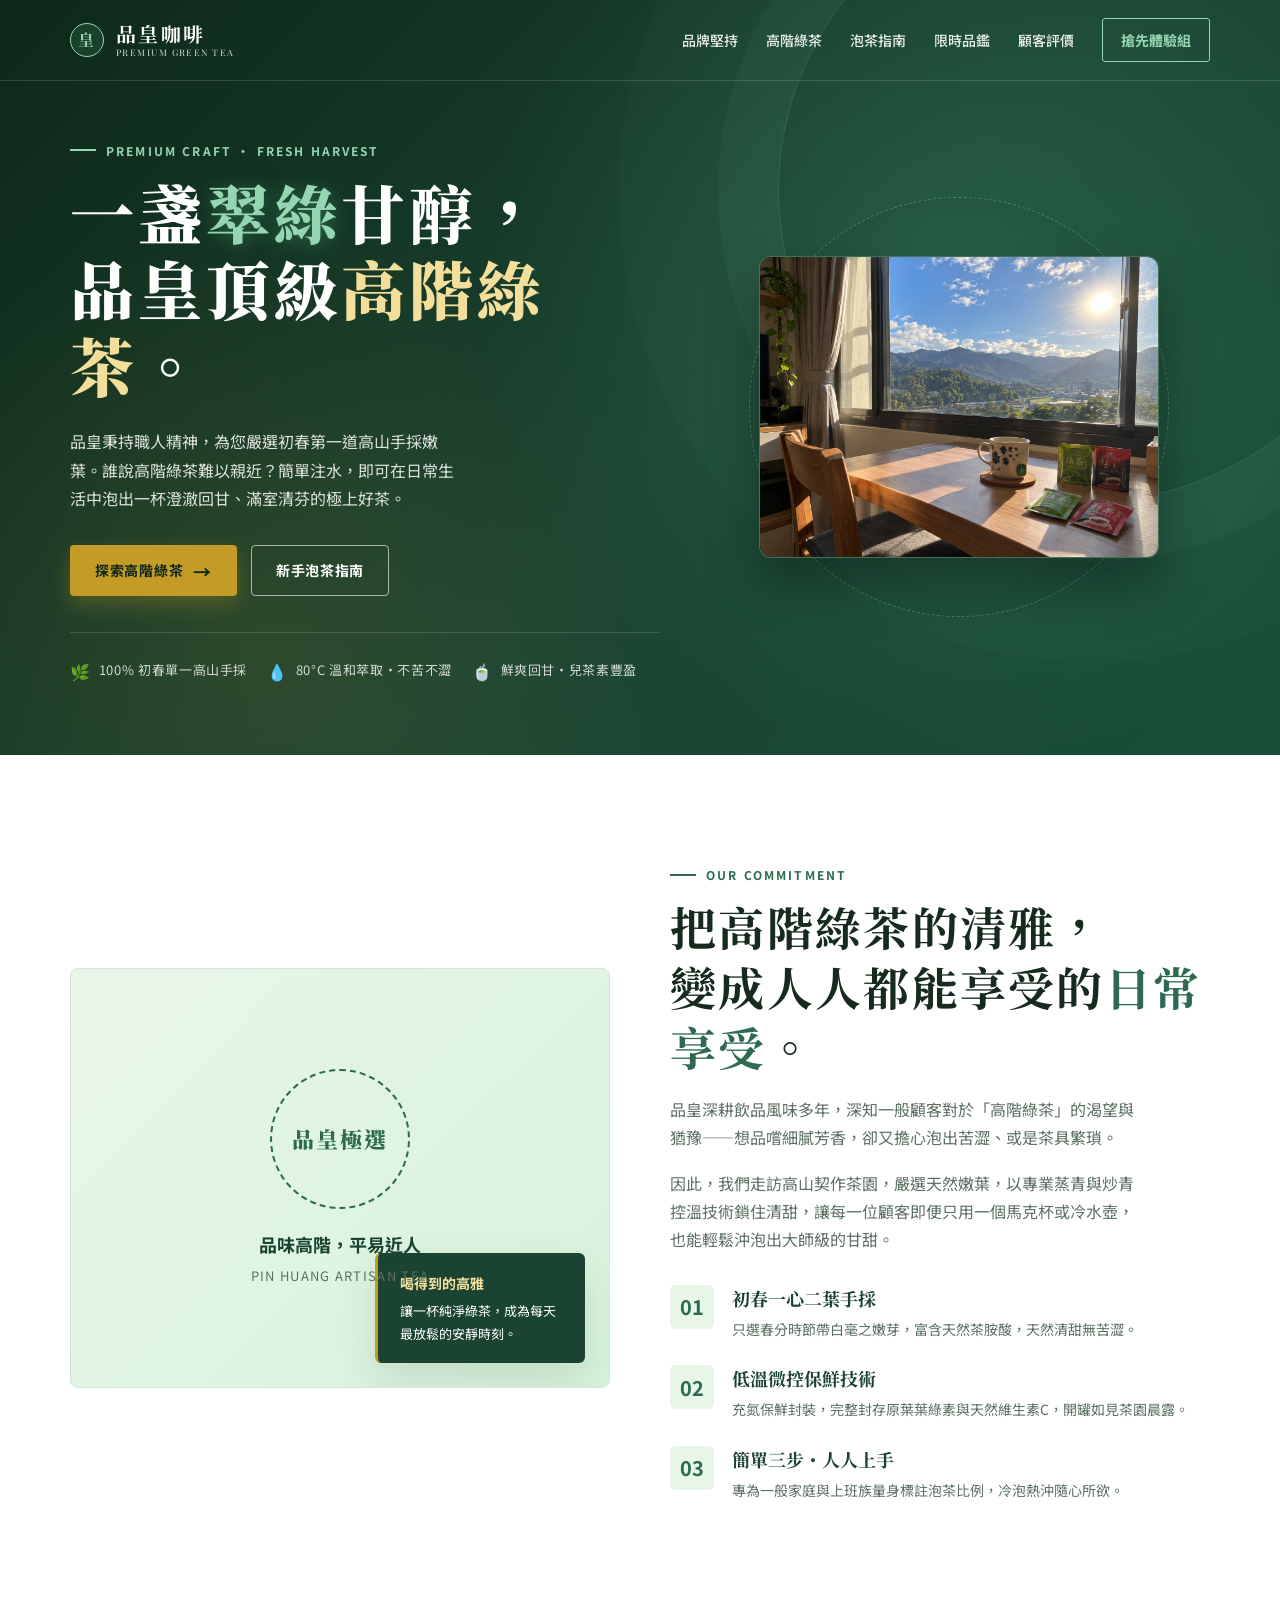
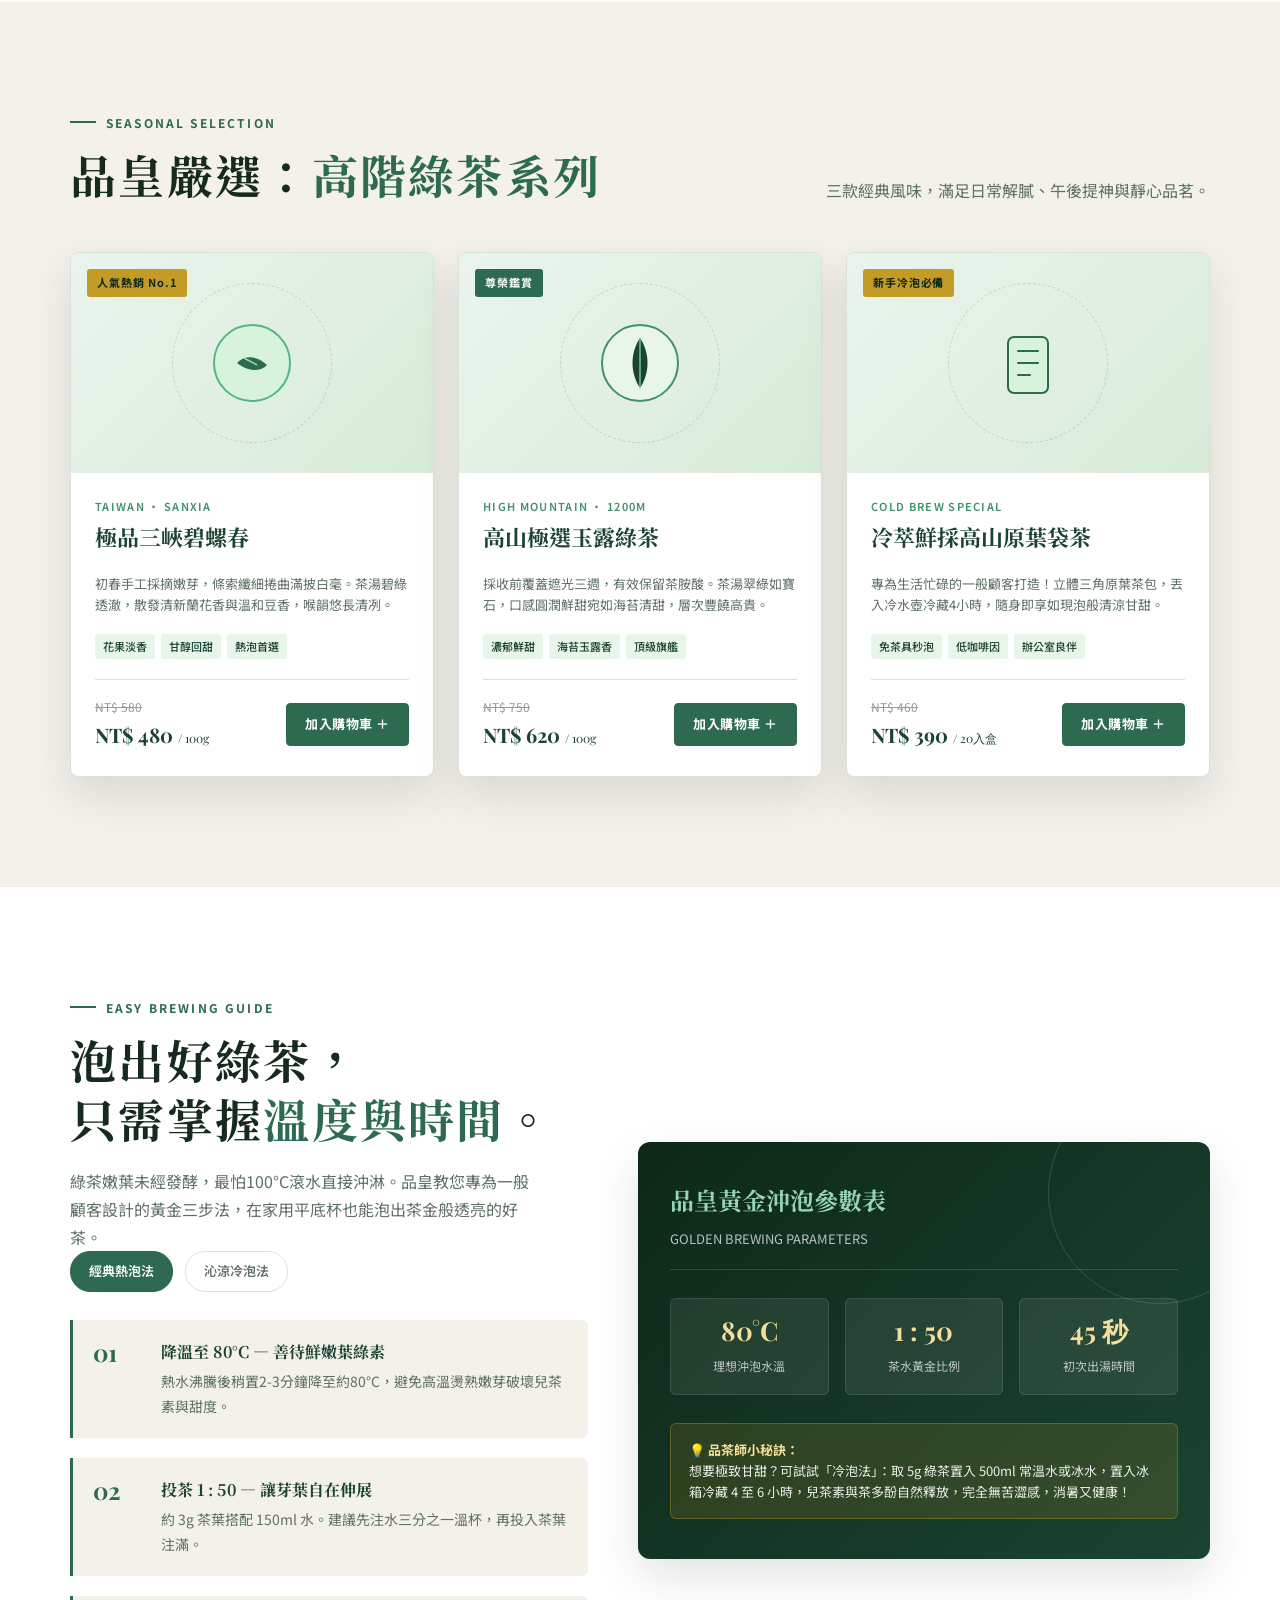
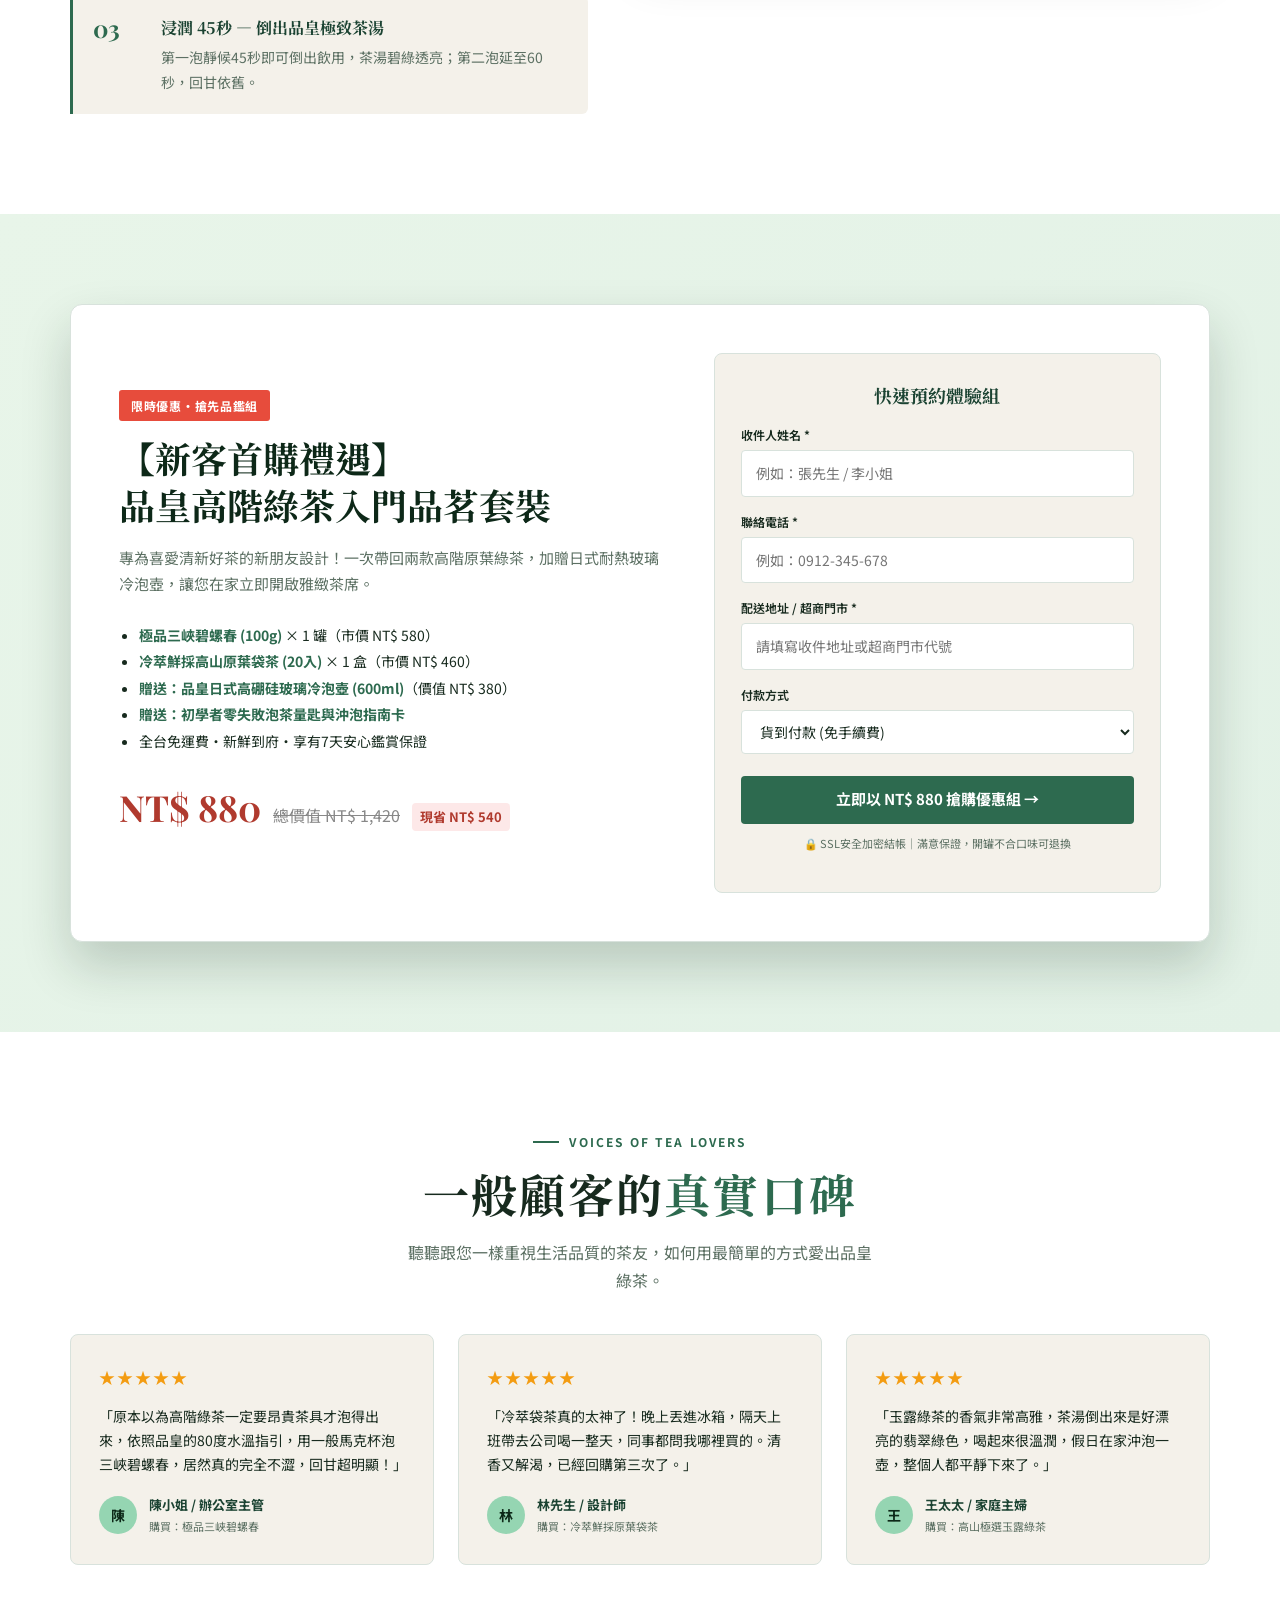
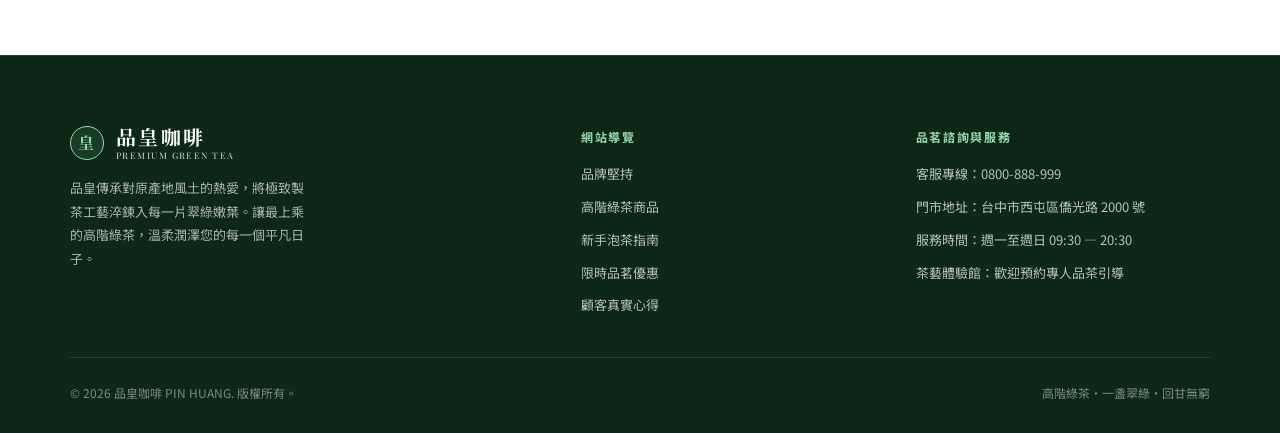
<file: onepage1/index.html>
<!DOCTYPE html>
<html lang="zh-Hant">
<head>
  <meta charset="UTF-8">
  <meta name="viewport" content="width=device-width, initial-scale=1.0">
  <meta name="description" content="品皇咖啡嚴選高階綠茶系列，專為喜愛清新甘甜的顧客精選初春手採嫩葉。零門檻泡茶指引，輕鬆泡出鮮爽回甘的極品綠茶。">
  <title>品皇咖啡｜高階綠茶・一盞翠綠的甘醇日常</title>
  <link rel="preconnect" href="https://fonts.googleapis.com">
  <link rel="preconnect" href="https://fonts.gstatic.com" crossorigin>
  <link href="https://fonts.googleapis.com/css2?family=Noto+Sans+TC:wght@400;500;600;700&family=Noto+Serif+TC:wght@500;600;700;900&family=Playfair+Display:ital,wght@0,600;0,700;1,600&display=swap" rel="stylesheet">
  <style>
    :root {
      --deep-forest: #0d2818;
      --tea-dark: #1b4332;
      --tea-primary: #2d6a4f;
      --tea-medium: #40916c;
      --tea-light: #52b788;
      --tea-bud: #95d5b2;
      --tea-mist: #e8f5e9;
      --cream: #faf8f5;
      --paper: #f4f1ea;
      --gold: #c59b27;
      --gold-light: #f3df9b;
      --ink: #172a1e;
      --muted: #5c7063;
      --line: #d8e2dc;
      --shadow: 0 18px 45px rgba(13, 40, 24, 0.12);
      --shadow-hover: 0 24px 50px rgba(13, 40, 24, 0.2);
    }

    * { box-sizing: border-box; }
    html { scroll-behavior: smooth; }
    body {
      margin: 0;
      color: var(--ink);
      background: var(--cream);
      font-family: "Noto Sans TC", sans-serif;
      font-size: 16px;
      line-height: 1.75;
      -webkit-font-smoothing: antialiased;
    }

    a { color: inherit; text-decoration: none; }
    button, input, select, textarea { font: inherit; }
    button { cursor: pointer; }
    .wrap { width: min(1140px, calc(100% - 48px)); margin: 0 auto; }
    .serif { font-family: "Noto Serif TC", serif; }

    /* Utilities */
    .eyebrow {
      display: inline-flex;
      align-items: center;
      gap: 10px;
      margin: 0 0 12px;
      color: var(--tea-primary);
      font-size: 12px;
      font-weight: 700;
      letter-spacing: 0.18em;
      text-transform: uppercase;
    }
    .eyebrow::before {
      content: "";
      width: 26px;
      height: 2px;
      background: currentColor;
    }
    .section-title {
      margin: 0;
      font: 700 clamp(30px, 4vw, 46px) / 1.3 "Noto Serif TC", serif;
      letter-spacing: 0.05em;
    }
    .section-title em {
      color: var(--tea-primary);
      font-style: normal;
      position: relative;
    }
    .section-copy {
      max-width: 52ch;
      margin: 18px 0 0;
      color: var(--muted);
      font-size: 16px;
    }

    /* Buttons */
    .button {
      display: inline-flex;
      align-items: center;
      justify-content: center;
      gap: 10px;
      min-height: 50px;
      padding: 12px 24px;
      border: 1px solid transparent;
      border-radius: 4px;
      font-size: 14px;
      font-weight: 700;
      letter-spacing: 0.05em;
      transition: all 0.25s ease;
    }
    .button:hover { transform: translateY(-2px); }
    .button:focus-visible, a:focus-visible { outline: 3px solid var(--tea-bud); outline-offset: 4px; }
    .button-primary {
      color: #fff;
      background: var(--tea-primary);
      box-shadow: 0 8px 20px rgba(45, 106, 79, 0.25);
    }
    .button-primary:hover {
      background: var(--tea-dark);
      box-shadow: 0 12px 26px rgba(27, 67, 50, 0.3);
    }
    .button-gold {
      color: var(--deep-forest);
      background: var(--gold);
      box-shadow: 0 8px 20px rgba(197, 155, 39, 0.3);
    }
    .button-gold:hover {
      background: #d8aa2b;
      box-shadow: 0 12px 26px rgba(197, 155, 39, 0.4);
    }
    .button-outline {
      color: #fff;
      border-color: rgba(255, 255, 255, 0.6);
      background: transparent;
    }
    .button-outline:hover {
      background: rgba(255, 255, 255, 0.12);
      border-color: #fff;
    }
    .arrow { font-size: 18px; line-height: 1; transition: transform 0.2s; }
    .button:hover .arrow { transform: translateX(3px); }

    /* Header & Nav */
    .site-header {
      position: absolute;
      z-index: 20;
      top: 0;
      left: 0;
      width: 100%;
      color: #fff;
      border-bottom: 1px solid rgba(255, 255, 255, 0.15);
      transition: background 0.3s;
    }
    .nav {
      display: flex;
      align-items: center;
      justify-content: space-between;
      min-height: 80px;
    }
    .brand {
      display: flex;
      align-items: center;
      gap: 12px;
      font: 700 20px / 1 "Noto Serif TC", serif;
      letter-spacing: 0.12em;
    }
    .brand-mark {
      display: grid;
      width: 34px;
      height: 34px;
      place-items: center;
      border: 1.5px solid var(--tea-bud);
      border-radius: 50%;
      color: var(--tea-bud);
      font-size: 16px;
      background: rgba(82, 183, 136, 0.15);
    }
    .brand small {
      display: block;
      margin-top: 4px;
      color: rgba(255, 255, 255, 0.7);
      font: 500 9px / 1 "Playfair Display", sans-serif;
      letter-spacing: 0.16em;
    }
    .nav-links {
      display: flex;
      align-items: center;
      gap: 28px;
      font-size: 14px;
      font-weight: 500;
    }
    .nav-links a {
      position: relative;
      padding: 6px 0;
      color: rgba(255, 255, 255, 0.9);
      transition: color 0.2s;
    }
    .nav-links a:hover { color: #fff; }
    .nav-links a:not(.nav-cta)::after {
      content: "";
      position: absolute;
      right: 0;
      bottom: 0;
      left: 0;
      height: 2px;
      background: var(--tea-bud);
      transform: scaleX(0);
      transform-origin: right;
      transition: transform 0.25s;
    }
    .nav-links a:not(.nav-cta):hover::after {
      transform: scaleX(1);
      transform-origin: left;
    }
    .nav-cta {
      padding: 9px 18px !important;
      border: 1px solid var(--tea-bud);
      border-radius: 3px;
      color: var(--tea-bud) !important;
      font-weight: 700;
      transition: all 0.2s;
    }
    .nav-cta:hover {
      color: var(--deep-forest) !important;
      background: var(--tea-bud);
    }
    .menu-toggle {
      display: none;
      border: 0;
      color: #fff;
      background: transparent;
      font-size: 24px;
    }

    /* Hero */
    .hero {
      position: relative;
      min-height: 720px;
      overflow: hidden;
      color: #fff;
      background: linear-gradient(135deg, var(--deep-forest) 0%, var(--tea-dark) 55%, #184e38 100%);
    }
    .hero::before {
      content: "";
      position: absolute;
      inset: 0;
      background:
        radial-gradient(circle at 75% 38%, rgba(82, 183, 136, 0.22) 0%, transparent 45%),
        radial-gradient(circle at 20% 85%, rgba(197, 155, 39, 0.12) 0%, transparent 35%);
      pointer-events: none;
    }
    .hero::after {
      content: "";
      position: absolute;
      top: -120px;
      right: -120px;
      width: 620px;
      height: 620px;
      border: 1px solid rgba(149, 213, 178, 0.18);
      border-radius: 50%;
      box-shadow: 0 0 0 60px rgba(149, 213, 178, 0.04), 0 0 0 160px rgba(149, 213, 178, 0.02);
      pointer-events: none;
    }
    .hero-grid {
      position: relative;
      z-index: 2;
      display: grid;
      grid-template-columns: 1.08fr 0.92fr;
      gap: 50px;
      align-items: center;
      min-height: 720px;
      padding: 130px 0 70px;
    }
    .hero .eyebrow { color: var(--tea-bud); }
    .hero-title {
      max-width: 13ch;
      margin: 0;
      font: 900 clamp(40px, 5.2vw, 64px) / 1.2 "Noto Serif TC", serif;
      letter-spacing: 0.06em;
    }
    .hero-title .highlight {
      color: var(--tea-bud);
      text-shadow: 0 2px 18px rgba(82, 183, 136, 0.4);
    }
    .hero-title .gold-accent {
      color: var(--gold-light);
    }
    .hero-lede {
      max-width: 44ch;
      margin: 24px 0 32px;
      color: rgba(255, 255, 255, 0.85);
      font-size: 16px;
      line-height: 1.8;
    }
    .hero-actions { display: flex; flex-wrap: wrap; gap: 14px; }
    .hero-badges {
      display: flex;
      flex-wrap: wrap;
      gap: 20px;
      margin-top: 36px;
      padding-top: 24px;
      border-top: 1px solid rgba(255, 255, 255, 0.15);
    }
    .hero-badge-item {
      display: flex;
      align-items: center;
      gap: 8px;
      font-size: 13px;
      color: rgba(255, 255, 255, 0.8);
      letter-spacing: 0.05em;
    }
    .hero-badge-icon {
      color: var(--tea-bud);
      font-size: 16px;
    }

    /* Hero Art / Visual (使用既有圖片 images/hero.jpg 寬400px高300px) */
    .hero-art {
      position: relative;
      min-height: 460px;
      display: flex;
      align-items: center;
      justify-content: center;
    }
    .tea-circle-glow {
      position: absolute;
      width: 420px;
      height: 420px;
      border-radius: 50%;
      background: radial-gradient(circle, rgba(64, 145, 108, 0.35) 0%, rgba(27, 67, 50, 0.1) 70%, transparent 100%);
      border: 1px dashed rgba(149, 213, 178, 0.35);
      animation: gentle-spin 40s linear infinite;
    }
    @keyframes gentle-spin {
      from { transform: rotate(0deg); }
      to { transform: rotate(360deg); }
    }
    .hero-photo-frame {
      position: relative;
      z-index: 3;
      width: 400px;
      max-width: 100%;
      border-radius: 12px;
      overflow: hidden;
      border: 1px solid rgba(149, 213, 178, 0.4);
      box-shadow: 0 25px 50px rgba(0, 0, 0, 0.35);
      background: rgba(13, 40, 24, 0.85);
      backdrop-filter: blur(14px);
      line-height: 0;
      transition: transform 0.35s ease, box-shadow 0.35s ease;
    }
    .hero-photo-frame:hover {
      transform: translateY(-4px);
      box-shadow: 0 30px 60px rgba(0, 0, 0, 0.45);
    }
    .hero-photo {
      display: block;
      width: 400px;
      height: 300px;
      object-fit: cover;
      border-radius: 12px;
    }

    /* Philosophy / Brand Value */
    .philosophy {
      padding: 100px 0;
      background: #fff;
      position: relative;
    }
    .phil-grid {
      display: grid;
      grid-template-columns: 1fr 1fr;
      gap: 60px;
      align-items: center;
    }
    .phil-visual {
      position: relative;
      min-height: 420px;
      background: linear-gradient(135deg, var(--tea-mist) 0%, #d8f3dc 100%);
      border-radius: 8px;
      overflow: hidden;
      display: flex;
      align-items: center;
      justify-content: center;
      border: 1px solid var(--line);
    }
    .phil-leaf-box {
      text-align: center;
      padding: 40px;
      position: relative;
      z-index: 2;
    }
    .phil-stamp {
      width: 140px;
      height: 140px;
      margin: 0 auto 20px;
      border: 2px dashed var(--tea-primary);
      border-radius: 50%;
      display: grid;
      place-items: center;
      color: var(--tea-primary);
      font: 700 14px "Noto Serif TC", serif;
      letter-spacing: 0.15em;
      position: relative;
    }
    .phil-stamp::before {
      content: "品皇極選";
      font-size: 22px;
      font-weight: 900;
    }
    .phil-floating-card {
      position: absolute;
      bottom: 24px;
      right: 24px;
      background: var(--tea-dark);
      color: #fff;
      padding: 18px 22px;
      border-radius: 6px;
      box-shadow: var(--shadow);
      font-size: 13px;
      max-width: 210px;
      border-left: 3px solid var(--gold);
    }
    .phil-floating-card b {
      display: block;
      color: var(--gold-light);
      margin-bottom: 4px;
      font-size: 14px;
    }

    .feature-list {
      display: grid;
      gap: 24px;
      margin-top: 32px;
    }
    .feature-item {
      display: flex;
      gap: 18px;
      align-items: flex-start;
    }
    .feature-icon-box {
      flex-shrink: 0;
      width: 44px;
      height: 44px;
      border-radius: 6px;
      background: var(--tea-mist);
      color: var(--tea-primary);
      display: grid;
      place-items: center;
      font-size: 20px;
      font-weight: bold;
    }
    .feature-item h3 {
      margin: 0 0 6px;
      font: 700 18px "Noto Serif TC", serif;
      color: var(--tea-dark);
    }
    .feature-item p {
      margin: 0;
      color: var(--muted);
      font-size: 14px;
    }

    /* Product Showcase (吸引客戶買綠茶) */
    .products {
      padding: 100px 0 110px;
      background: var(--paper);
    }
    .section-head {
      display: flex;
      align-items: flex-end;
      justify-content: space-between;
      gap: 30px;
      margin-bottom: 48px;
    }
    .product-grid {
      display: grid;
      grid-template-columns: repeat(3, 1fr);
      gap: 24px;
    }
    .product-card {
      background: #fff;
      border: 1px solid var(--line);
      border-radius: 8px;
      overflow: hidden;
      display: flex;
      flex-direction: column;
      box-shadow: var(--shadow);
      transition: transform 0.28s ease, box-shadow 0.28s ease;
      position: relative;
    }
    .product-card:hover {
      transform: translateY(-6px);
      box-shadow: var(--shadow-hover);
    }
    .product-ribbon {
      position: absolute;
      top: 16px;
      left: 16px;
      z-index: 2;
      padding: 4px 10px;
      border-radius: 3px;
      font-size: 11px;
      font-weight: 700;
      letter-spacing: 0.08em;
      background: var(--tea-primary);
      color: #fff;
    }
    .product-ribbon.popular {
      background: var(--gold);
      color: var(--deep-forest);
    }
    .product-thumb {
      height: 220px;
      background: linear-gradient(135deg, #eaf4ed 0%, #d8ebd9 100%);
      position: relative;
      display: flex;
      align-items: center;
      justify-content: center;
      overflow: hidden;
    }
    .leaf-deco {
      position: absolute;
      width: 160px;
      height: 160px;
      border-radius: 50%;
      border: 1px dashed rgba(45, 106, 79, 0.2);
    }
    .product-illustration {
      width: 100px;
      height: 100px;
      position: relative;
      z-index: 2;
    }
    .product-body {
      padding: 24px;
      display: flex;
      flex-direction: column;
      flex: 1;
    }
    .product-origin {
      font-size: 11px;
      font-weight: 600;
      color: var(--tea-medium);
      letter-spacing: 0.12em;
      margin-bottom: 6px;
      text-transform: uppercase;
    }
    .product-title {
      margin: 0 0 10px;
      font: 700 22px / 1.3 "Noto Serif TC", serif;
      color: var(--tea-dark);
    }
    .product-notes {
      font-size: 13px;
      color: var(--muted);
      margin-bottom: 18px;
      line-height: 1.6;
      flex: 1;
    }
    .flavor-tags {
      display: flex;
      flex-wrap: wrap;
      gap: 6px;
      margin-bottom: 20px;
    }
    .flavor-tag {
      padding: 3px 8px;
      background: var(--tea-mist);
      color: var(--tea-dark);
      font-size: 11px;
      border-radius: 3px;
      font-weight: 500;
    }
    .product-footer {
      display: flex;
      align-items: center;
      justify-content: space-between;
      padding-top: 16px;
      border-top: 1px solid var(--line);
    }
    .price-box {
      display: flex;
      flex-direction: column;
    }
    .original-price {
      font-size: 12px;
      color: #999;
      text-decoration: line-through;
    }
    .current-price {
      font-size: 20px;
      font-weight: 700;
      color: var(--tea-dark);
      font-family: "Playfair Display", serif;
    }
    .buy-btn {
      padding: 9px 18px;
      border: 1px solid var(--tea-primary);
      border-radius: 4px;
      background: var(--tea-primary);
      color: #fff;
      font-size: 13px;
      font-weight: 700;
      letter-spacing: 0.04em;
      transition: all 0.2s;
    }
    .buy-btn:hover {
      background: var(--tea-dark);
      border-color: var(--tea-dark);
      transform: translateY(-2px);
    }

    /* Brewing Guide (用途：泡綠茶，針對一般顧客零門檻設計) */
    .brew-guide {
      padding: 100px 0;
      background: #fff;
    }
    .brew-grid {
      display: grid;
      grid-template-columns: 0.95fr 1.05fr;
      gap: 50px;
      align-items: center;
    }
    .brew-tabs {
      display: flex;
      gap: 12px;
      margin-bottom: 28px;
    }
    .brew-tab-btn {
      padding: 8px 18px;
      border: 1px solid var(--line);
      border-radius: 20px;
      background: transparent;
      color: var(--muted);
      font-size: 13px;
      font-weight: 600;
      transition: all 0.2s;
    }
    .brew-tab-btn.active {
      background: var(--tea-primary);
      color: #fff;
      border-color: var(--tea-primary);
    }
    .brew-step-list {
      display: grid;
      gap: 20px;
      margin-top: 24px;
    }
    .brew-step-card {
      display: grid;
      grid-template-columns: 50px 1fr;
      gap: 18px;
      padding: 20px;
      background: var(--paper);
      border-left: 3px solid var(--tea-primary);
      border-radius: 0 6px 6px 0;
      transition: transform 0.2s ease;
    }
    .brew-step-card:hover { transform: translateX(4px); }
    .brew-num {
      color: var(--tea-primary);
      font: 700 24px / 1 "Playfair Display", serif;
    }
    .brew-text h4 {
      margin: 0 0 6px;
      font: 700 16px "Noto Serif TC", serif;
      color: var(--tea-dark);
    }
    .brew-text p {
      margin: 0;
      font-size: 14px;
      color: var(--muted);
    }

    .brew-infographic {
      background: linear-gradient(135deg, var(--deep-forest) 0%, var(--tea-dark) 100%);
      border-radius: 12px;
      padding: 40px 32px;
      color: #fff;
      box-shadow: var(--shadow);
      position: relative;
      overflow: hidden;
    }
    .brew-infographic::before {
      content: "";
      position: absolute;
      top: -60px;
      right: -60px;
      width: 220px;
      height: 220px;
      border-radius: 50%;
      border: 1px solid rgba(149, 213, 178, 0.2);
    }
    .brew-info-head {
      margin-bottom: 28px;
      border-bottom: 1px solid rgba(255, 255, 255, 0.15);
      padding-bottom: 18px;
    }
    .brew-info-head h3 {
      margin: 0 0 6px;
      font: 700 24px "Noto Serif TC", serif;
      color: var(--tea-bud);
    }
    .param-grid {
      display: grid;
      grid-template-columns: repeat(3, 1fr);
      gap: 16px;
      text-align: center;
      margin-bottom: 28px;
    }
    .param-card {
      background: rgba(255, 255, 255, 0.08);
      padding: 16px 10px;
      border-radius: 6px;
      border: 1px solid rgba(255, 255, 255, 0.1);
    }
    .param-card .value {
      font: 700 26px / 1.2 "Playfair Display", serif;
      color: var(--gold-light);
      display: block;
      margin-bottom: 4px;
    }
    .param-card .label {
      font-size: 12px;
      color: rgba(255, 255, 255, 0.7);
    }
    .brew-tip-box {
      background: rgba(197, 155, 39, 0.15);
      border: 1px solid rgba(197, 155, 39, 0.35);
      border-radius: 6px;
      padding: 16px 18px;
      font-size: 13px;
      color: rgba(255, 255, 255, 0.9);
      line-height: 1.6;
    }
    .brew-tip-box strong { color: var(--gold-light); }

    /* Special Offer / Promotional CTA (吸引客戶買綠茶) */
    .promo-section {
      padding: 90px 0;
      background: linear-gradient(135deg, var(--tea-mist) 0%, #e2f1e6 100%);
      position: relative;
    }
    .promo-card {
      background: #fff;
      border-radius: 12px;
      border: 1px solid var(--line);
      box-shadow: var(--shadow-hover);
      padding: 48px;
      display: grid;
      grid-template-columns: 1.1fr 0.9fr;
      gap: 48px;
      align-items: center;
    }
    .promo-badge {
      display: inline-block;
      padding: 5px 12px;
      background: #e74c3c;
      color: #fff;
      font-size: 12px;
      font-weight: 700;
      border-radius: 3px;
      letter-spacing: 0.06em;
      margin-bottom: 14px;
    }
    .promo-title {
      margin: 0 0 16px;
      font: 700 clamp(26px, 3.5vw, 36px) / 1.3 "Noto Serif TC", serif;
      color: var(--deep-forest);
    }
    .promo-desc {
      color: var(--muted);
      font-size: 15px;
      margin-bottom: 24px;
    }
    .promo-list {
      margin: 0 0 28px;
      padding-left: 20px;
      color: var(--ink);
      font-size: 14px;
      line-height: 1.9;
    }
    .promo-list li strong { color: var(--tea-primary); }
    .promo-price-tag {
      display: flex;
      align-items: baseline;
      gap: 12px;
      margin-bottom: 24px;
    }
    .promo-now {
      font: 700 36px "Playfair Display", serif;
      color: #b03a2e;
    }
    .promo-was {
      font-size: 16px;
      color: #888;
      text-decoration: line-through;
    }

    /* Quick Order Form */
    .order-box {
      background: var(--paper);
      padding: 28px 26px;
      border-radius: 8px;
      border: 1px solid var(--line);
    }
    .order-box h4 {
      margin: 0 0 16px;
      font: 700 18px "Noto Serif TC", serif;
      color: var(--tea-dark);
      text-align: center;
    }
    .form-group { margin-bottom: 14px; }
    .form-group label {
      display: block;
      font-size: 12px;
      font-weight: 600;
      color: var(--ink);
      margin-bottom: 5px;
    }
    .form-input {
      width: 100%;
      padding: 10px 14px;
      border: 1px solid var(--line);
      border-radius: 4px;
      background: #fff;
      font-size: 14px;
      color: var(--ink);
      outline: none;
      transition: border-color 0.2s;
    }
    .form-input:focus { border-color: var(--tea-primary); }
    .order-submit-btn {
      width: 100%;
      min-height: 48px;
      margin-top: 8px;
      background: var(--tea-primary);
      color: #fff;
      border: none;
      border-radius: 4px;
      font-size: 15px;
      font-weight: 700;
      transition: background 0.2s;
    }
    .order-submit-btn:hover { background: var(--tea-dark); }
    .order-guarantee {
      margin-top: 10px;
      text-align: center;
      font-size: 11px;
      color: var(--muted);
    }

    /* Customer Reviews */
    .reviews {
      padding: 90px 0;
      background: #fff;
    }
    .review-grid {
      display: grid;
      grid-template-columns: repeat(3, 1fr);
      gap: 24px;
      margin-top: 40px;
    }
    .review-card {
      padding: 28px;
      background: var(--paper);
      border-radius: 8px;
      border: 1px solid var(--line);
      position: relative;
    }
    .stars {
      color: #f39c12;
      font-size: 16px;
      margin-bottom: 12px;
      letter-spacing: 2px;
    }
    .review-text {
      font-size: 14px;
      color: var(--ink);
      line-height: 1.7;
      margin-bottom: 18px;
    }
    .reviewer {
      display: flex;
      align-items: center;
      gap: 12px;
    }
    .reviewer-avatar {
      width: 38px;
      height: 38px;
      border-radius: 50%;
      background: var(--tea-bud);
      color: var(--deep-forest);
      display: grid;
      place-items: center;
      font-weight: bold;
      font-size: 14px;
    }
    .reviewer-name {
      font-weight: 700;
      font-size: 13px;
      color: var(--tea-dark);
    }
    .reviewer-tag {
      font-size: 11px;
      color: var(--muted);
    }

    /* Footer */
    footer {
      color: rgba(255, 255, 255, 0.7);
      background: var(--deep-forest);
      padding: 70px 0 30px;
      border-top: 1px solid rgba(82, 183, 136, 0.2);
    }
    .footer-top {
      display: grid;
      grid-template-columns: 1.6fr 1fr 1fr;
      gap: 40px;
      padding-bottom: 40px;
      border-bottom: 1px solid rgba(255, 255, 255, 0.1);
    }
    .footer-brand { color: #fff; }
    .footer-brand p {
      max-width: 34ch;
      margin: 16px 0 0;
      font-size: 13px;
      line-height: 1.8;
      color: rgba(255, 255, 255, 0.65);
    }
    .footer-heading {
      margin: 0 0 16px;
      color: var(--tea-bud);
      font-size: 12px;
      font-weight: 700;
      letter-spacing: 0.14em;
      text-transform: uppercase;
    }
    .footer-list {
      margin: 0;
      padding: 0;
      list-style: none;
      font-size: 13px;
    }
    .footer-list li + li { margin-top: 10px; }
    .footer-list a:hover { color: #fff; }
    .footer-bottom {
      display: flex;
      justify-content: space-between;
      gap: 20px;
      padding-top: 24px;
      font-size: 12px;
      color: rgba(255, 255, 255, 0.45);
    }

    /* Toast Notification */
    .toast {
      position: fixed;
      right: 24px;
      bottom: 24px;
      z-index: 50;
      max-width: min(360px, calc(100% - 48px));
      padding: 14px 20px;
      border-left: 4px solid var(--gold);
      color: #fff;
      background: var(--deep-forest);
      box-shadow: 0 12px 35px rgba(0, 0, 0, 0.35);
      border-radius: 4px;
      font-size: 14px;
      line-height: 1.5;
      opacity: 0;
      pointer-events: none;
      transform: translateY(16px);
      transition: opacity 0.28s ease, transform 0.28s ease;
    }
    .toast.show {
      opacity: 1;
      transform: translateY(0);
      pointer-events: auto;
    }

    /* Scroll Reveal */
    .reveal {
      opacity: 0;
      transform: translateY(22px);
      transition: opacity 0.6s cubic-bezier(0.16, 1, 0.3, 1), transform 0.6s cubic-bezier(0.16, 1, 0.3, 1);
    }
    .reveal.visible {
      opacity: 1;
      transform: translateY(0);
    }

    /* Responsive */
    @media (max-width: 960px) {
      .product-grid { grid-template-columns: repeat(2, 1fr); }
      .product-card:last-child { grid-column: span 2; }
      .review-grid { grid-template-columns: 1fr; }
      .promo-card { grid-template-columns: 1fr; gap: 32px; }
      .brew-grid { grid-template-columns: 1fr; }
      .phil-grid { grid-template-columns: 1fr; }
    }

    @media (max-width: 820px) {
      .nav { min-height: 68px; }
      .menu-toggle { display: block; }
      .nav-links {
        position: absolute;
        top: 68px;
        right: 0;
        left: 0;
        display: grid;
        gap: 0;
        max-height: 0;
        overflow: hidden;
        background: var(--deep-forest);
        transition: max-height 0.3s ease;
      }
      .nav-links.open {
        max-height: 340px;
        border-top: 1px solid rgba(255, 255, 255, 0.1);
        padding-bottom: 16px;
      }
      .nav-links a {
        padding: 13px 24px;
        border-bottom: 1px solid rgba(255, 255, 255, 0.08);
      }
      .nav-links .nav-cta {
        margin: 12px 24px 0;
        text-align: center;
      }
      .hero-grid {
        grid-template-columns: 1fr;
        padding-top: 110px;
        gap: 36px;
      }
      .hero-art { min-height: auto; }
      .footer-top { grid-template-columns: 1fr; gap: 30px; }
    }

    @media (max-width: 560px) {
      .wrap { width: min(100% - 32px, 1140px); }
      .hero-title { font-size: 34px; }
      .hero-lede { font-size: 14px; }
      .hero-photo-frame { width: 100%; max-width: 400px; }
      .hero-photo { width: 100%; height: auto; aspect-ratio: 4 / 3; }
      .product-grid { grid-template-columns: 1fr; }
      .product-card:last-child { grid-column: auto; }
      .section-head { flex-direction: column; align-items: flex-start; gap: 12px; }
      .param-grid { grid-template-columns: 1fr; }
      .promo-card { padding: 24px 18px; }
      .footer-bottom { flex-direction: column; gap: 8px; }
    }

    @media (prefers-reduced-motion: reduce) {
      html { scroll-behavior: auto; }
      *, *::before, *::after {
        transition-duration: 0.01ms !important;
        animation-duration: 0.01ms !important;
      }
      .reveal { opacity: 1; transform: none; }
    }
  </style>
</head>
<body>

  <!-- Header -->
  <header class="site-header" id="top">
    <nav class="nav wrap" aria-label="主要導覽">
      <a class="brand" href="#top" aria-label="回到品皇咖啡高階綠茶首頁">
        <span class="brand-mark">皇</span>
        <span>品皇咖啡<small>PREMIUM GREEN TEA</small></span>
      </a>
      <button class="menu-toggle" type="button" aria-label="開啟導覽選單" aria-expanded="false" aria-controls="navLinks">☰</button>
      <div class="nav-links" id="navLinks">
        <a href="#story">品牌堅持</a>
        <a href="#products">高階綠茶</a>
        <a href="#brew">泡茶指南</a>
        <a href="#offers">限時品鑑</a>
        <a href="#reviews">顧客評價</a>
        <a class="nav-cta" href="#offers">搶先體驗組</a>
      </div>
    </nav>
  </header>

  <main>
    <!-- Hero Section -->
    <section class="hero" aria-labelledby="heroTitle">
      <div class="hero-grid wrap">
        <div class="reveal">
          <p class="eyebrow">PREMIUM CRAFT · FRESH HARVEST</p>
          <h1 class="hero-title" id="heroTitle">
            一盞<span class="highlight">翠綠</span>甘醇，<br>
            品皇頂級<span class="gold-accent">高階綠茶</span>。
          </h1>
          <p class="hero-lede">
            品皇秉持職人精神，為您嚴選初春第一道高山手採嫩葉。誰說高階綠茶難以親近？簡單注水，即可在日常生活中泡出一杯澄澈回甘、滿室清芬的極上好茶。
          </p>
          <div class="hero-actions">
            <a class="button button-gold" href="#products">探索高階綠茶 <span class="arrow">→</span></a>
            <a class="button button-outline" href="#brew">新手泡茶指南</a>
          </div>
          <div class="hero-badges">
            <div class="hero-badge-item"><span class="hero-badge-icon">🌿</span> 100% 初春單一高山手採</div>
            <div class="hero-badge-item"><span class="hero-badge-icon">💧</span> 80°C 溫和萃取・不苦不澀</div>
            <div class="hero-badge-item"><span class="hero-badge-icon">🍵</span> 鮮爽回甘・兒茶素豐盈</div>
          </div>
        </div>

        <div class="hero-art">
          <div class="tea-circle-glow"></div>
          <div class="hero-photo-frame reveal">
            <img class="hero-photo" src="images/hero.jpg" alt="品皇咖啡手沖綠茶與窗外山景" width="400" height="300" onerror="this.onerror=null;this.src='images/hero.png';">
          </div>
        </div>
      </div>
    </section>

    <!-- Brand Philosophy (高階綠茶風格、一般顧客安心選) -->
    <section class="philosophy" id="story" aria-labelledby="storyTitle">
      <div class="wrap phil-grid">
        <div class="phil-visual reveal">
          <div class="phil-leaf-box">
            <div class="phil-stamp"></div>
            <p style="margin:0; font-weight:700; color:var(--tea-dark); font-size:18px;">品味高階，平易近人</p>
            <span style="font-size:13px; color:var(--muted); letter-spacing:0.1em;">PIN HUANG ARTISAN TEA</span>
          </div>
          <div class="phil-floating-card">
            <b>喝得到的高雅</b>
            讓一杯純淨綠茶，成為每天最放鬆的安靜時刻。
          </div>
        </div>

        <div class="reveal">
          <p class="eyebrow">OUR COMMITMENT</p>
          <h2 class="section-title" id="storyTitle">
            把高階綠茶的清雅，<br>
            變成人人都能享受的<em>日常享受</em>。
          </h2>
          <p class="section-copy">
            品皇深耕飲品風味多年，深知一般顧客對於「高階綠茶」的渴望與猶豫——想品嚐細膩芳香，卻又擔心泡出苦澀、或是茶具繁瑣。
          </p>
          <p class="section-copy">
            因此，我們走訪高山契作茶園，嚴選天然嫩葉，以專業蒸青與炒青控溫技術鎖住清甜，讓每一位顧客即便只用一個馬克杯或冷水壺，也能輕鬆沖泡出大師級的甘甜。
          </p>

          <div class="feature-list">
            <div class="feature-item">
              <div class="feature-icon-box">01</div>
              <div>
                <h3>初春一心二葉手採</h3>
                <p>只選春分時節帶白毫之嫩芽，富含天然茶胺酸，天然清甜無苦澀。</p>
              </div>
            </div>
            <div class="feature-item">
              <div class="feature-icon-box">02</div>
              <div>
                <h3>低溫微控保鮮技術</h3>
                <p>充氮保鮮封裝，完整封存原葉葉綠素與天然維生素C，開罐如見茶園晨露。</p>
              </div>
            </div>
            <div class="feature-item">
              <div class="feature-icon-box">03</div>
              <div>
                <h3>簡單三步・人人上手</h3>
                <p>專為一般家庭與上班族量身標註泡茶比例，冷泡熱沖隨心所欲。</p>
              </div>
            </div>
          </div>
        </div>
      </div>
    </section>

    <!-- Products Section (吸引客戶買綠茶) -->
    <section class="products" id="products" aria-labelledby="productsTitle">
      <div class="wrap">
        <div class="section-head reveal">
          <div>
            <p class="eyebrow">SEASONAL SELECTION</p>
            <h2 class="section-title" id="productsTitle">
              品皇嚴選：<em>高階綠茶系列</em>
            </h2>
          </div>
          <p class="section-copy">
            三款經典風味，滿足日常解膩、午後提神與靜心品茗。
          </p>
        </div>

        <div class="product-grid">
          <!-- Product 1 -->
          <article class="product-card reveal">
            <span class="product-ribbon popular">人氣熱銷 No.1</span>
            <div class="product-thumb">
              <div class="leaf-deco"></div>
              <svg class="product-illustration" viewBox="0 0 100 100" fill="none">
                <circle cx="50" cy="50" r="38" fill="#d8f3dc" stroke="#52b788" stroke-width="2"/>
                <path d="M35 50C42 42 55 42 65 52C58 60 45 58 35 50Z" fill="#2d6a4f"/>
                <path d="M42 45L55 52" stroke="#95d5b2" stroke-width="1.5"/>
              </svg>
            </div>
            <div class="product-body">
              <span class="product-origin">TAIWAN · SANXIA</span>
              <h3 class="product-title">極品三峽碧螺春</h3>
              <p class="product-notes">
                初春手工採摘嫩芽，條索纖細捲曲滿披白毫。茶湯碧綠透澈，散發清新蘭花香與溫和豆香，喉韻悠長清冽。
              </p>
              <div class="flavor-tags">
                <span class="flavor-tag">花果淡香</span>
                <span class="flavor-tag">甘醇回甜</span>
                <span class="flavor-tag">熱泡首選</span>
              </div>
              <div class="product-footer">
                <div class="price-box">
                  <span class="original-price">NT$ 580</span>
                  <span class="current-price">NT$ 480 <small style="font-size:12px; font-weight:normal;">/ 100g</small></span>
                </div>
                <button class="buy-btn" type="button" data-product="極品三峽碧螺春" data-price="480">
                  加入購物車 ＋
                </button>
              </div>
            </div>
          </article>

          <!-- Product 2 -->
          <article class="product-card reveal">
            <span class="product-ribbon">尊榮鑑賞</span>
            <div class="product-thumb">
              <div class="leaf-deco"></div>
              <svg class="product-illustration" viewBox="0 0 100 100" fill="none">
                <circle cx="50" cy="50" r="38" fill="#e8f5e9" stroke="#40916c" stroke-width="2"/>
                <path d="M50 25C40 40 40 60 50 75C60 60 60 40 50 25Z" fill="#1b4332"/>
                <path d="M50 25V75" stroke="#74c69d" stroke-width="1.5"/>
              </svg>
            </div>
            <div class="product-body">
              <span class="product-origin">HIGH MOUNTAIN · 1200M</span>
              <h3 class="product-title">高山極選玉露綠茶</h3>
              <p class="product-notes">
                採收前覆蓋遮光三週，有效保留茶胺酸。茶湯翠綠如寶石，口感圓潤鮮甜宛如海苔清甜，層次豐饒高貴。
              </p>
              <div class="flavor-tags">
                <span class="flavor-tag">濃郁鮮甜</span>
                <span class="flavor-tag">海苔玉露香</span>
                <span class="flavor-tag">頂級旗艦</span>
              </div>
              <div class="product-footer">
                <div class="price-box">
                  <span class="original-price">NT$ 750</span>
                  <span class="current-price">NT$ 620 <small style="font-size:12px; font-weight:normal;">/ 100g</small></span>
                </div>
                <button class="buy-btn" type="button" data-product="高山極選玉露綠茶" data-price="620">
                  加入購物車 ＋
                </button>
              </div>
            </div>
          </article>

          <!-- Product 3 -->
          <article class="product-card reveal">
            <span class="product-ribbon popular">新手冷泡必備</span>
            <div class="product-thumb">
              <div class="leaf-deco"></div>
              <svg class="product-illustration" viewBox="0 0 100 100" fill="none">
                <rect x="30" y="24" width="40" height="56" rx="6" fill="#d8f3dc" stroke="#2d6a4f" stroke-width="2"/>
                <path d="M40 38H60M40 50H60M40 62H52" stroke="#2d6a4f" stroke-width="2" stroke-linecap="round"/>
              </svg>
            </div>
            <div class="product-body">
              <span class="product-origin">COLD BREW SPECIAL</span>
              <h3 class="product-title">冷萃鮮採高山原葉袋茶</h3>
              <p class="product-notes">
                專為生活忙碌的一般顧客打造！立體三角原葉茶包，丟入冷水壺冷藏4小時，隨身即享如現泡般清涼甘甜。
              </p>
              <div class="flavor-tags">
                <span class="flavor-tag">免茶具秒泡</span>
                <span class="flavor-tag">低咖啡因</span>
                <span class="flavor-tag">辦公室良伴</span>
              </div>
              <div class="product-footer">
                <div class="price-box">
                  <span class="original-price">NT$ 460</span>
                  <span class="current-price">NT$ 390 <small style="font-size:12px; font-weight:normal;">/ 20入盒</small></span>
                </div>
                <button class="buy-btn" type="button" data-product="冷萃鮮採高山原葉袋茶" data-price="390">
                  加入購物車 ＋
                </button>
              </div>
            </div>
          </article>
        </div>
      </div>
    </section>

    <!-- Brewing Guide (用途：泡綠茶，親民引導) -->
    <section class="brew-guide" id="brew" aria-labelledby="brewTitle">
      <div class="wrap brew-grid">
        <div class="reveal">
          <p class="eyebrow">EASY BREWING GUIDE</p>
          <h2 class="section-title" id="brewTitle">
            泡出好綠茶，<br>
            只需掌握<em>溫度與時間</em>。
          </h2>
          <p class="section-copy">
            綠茶嫩葉未經發酵，最怕100°C滾水直接沖淋。品皇教您專為一般顧客設計的黃金三步法，在家用平底杯也能泡出茶金般透亮的好茶。
          </p>

          <div class="brew-tabs" role="tablist">
            <button class="brew-tab-btn active" type="button" id="tabHot" aria-selected="true" onclick="switchBrewTab('hot')">經典熱泡法</button>
            <button class="brew-tab-btn" type="button" id="tabCold" aria-selected="false" onclick="switchBrewTab('cold')">沁涼冷泡法</button>
          </div>

          <div class="brew-step-list" id="brewContent">
            <!-- Dynamic via JS or default hot brew -->
            <div class="brew-step-card">
              <span class="brew-num">01</span>
              <div class="brew-text">
                <h4>降溫至 80°C — 善待鮮嫩葉綠素</h4>
                <p>熱水沸騰後稍置2-3分鐘降至約80°C，避免高溫燙熟嫩芽破壞兒茶素與甜度。</p>
              </div>
            </div>
            <div class="brew-step-card">
              <span class="brew-num">02</span>
              <div class="brew-text">
                <h4>投茶 1 : 50 — 讓芽葉自在伸展</h4>
                <p>約 3g 茶葉搭配 150ml 水。建議先注水三分之一溫杯，再投入茶葉注滿。</p>
              </div>
            </div>
            <div class="brew-step-card">
              <span class="brew-num">03</span>
              <div class="brew-text">
                <h4>浸潤 45秒 — 倒出品皇極致茶湯</h4>
                <p>第一泡靜候45秒即可倒出飲用，茶湯碧綠透亮；第二泡延至60秒，回甘依舊。</p>
              </div>
            </div>
          </div>
        </div>

        <div class="brew-infographic reveal" aria-hidden="true">
          <div class="brew-info-head">
            <h3>品皇黃金沖泡參數表</h3>
            <span style="font-size:13px; color:rgba(255,255,255,0.7);">GOLDEN BREWING PARAMETERS</span>
          </div>

          <div class="param-grid">
            <div class="param-card">
              <span class="value">80°C</span>
              <span class="label">理想沖泡水溫</span>
            </div>
            <div class="param-card">
              <span class="value">1 : 50</span>
              <span class="label">茶水黃金比例</span>
            </div>
            <div class="param-card">
              <span class="value">45 秒</span>
              <span class="label">初次出湯時間</span>
            </div>
          </div>

          <div class="brew-tip-box">
            <strong>💡 品茶師小秘訣：</strong><br>
            想要極致甘甜？可試試「冷泡法」：取 5g 綠茶置入 500ml 常溫水或冰水，置入冰箱冷藏 4 至 6 小時，兒茶素與茶多酚自然釋放，完全無苦澀感，消暑又健康！
          </div>
        </div>
      </div>
    </section>

    <!-- Promotional Section / Quick Order Form (吸引客戶買綠茶) -->
    <section class="promo-section" id="offers" aria-labelledby="offersTitle">
      <div class="wrap">
        <div class="promo-card reveal">
          <div>
            <span class="promo-badge">限時優惠・搶先品鑑組</span>
            <h2 class="promo-title" id="offersTitle">
              【新客首購禮遇】<br>
              品皇高階綠茶入門品茗套裝
            </h2>
            <p class="promo-desc">
              專為喜愛清新好茶的新朋友設計！一次帶回兩款高階原葉綠茶，加贈日式耐熱玻璃冷泡壺，讓您在家立即開啟雅緻茶席。
            </p>

            <ul class="promo-list">
              <li><strong>極品三峽碧螺春 (100g)</strong> × 1 罐（市價 NT$ 580）</li>
              <li><strong>冷萃鮮採高山原葉袋茶 (20入)</strong> × 1 盒（市價 NT$ 460）</li>
              <li><strong>贈送：品皇日式高硼硅玻璃冷泡壺 (600ml)</strong>（價值 NT$ 380）</li>
              <li><strong>贈送：初學者零失敗泡茶量匙與沖泡指南卡</strong></li>
              <li>全台免運費・新鮮到府・享有7天安心鑑賞保證</li>
            </ul>

            <div class="promo-price-tag">
              <span class="promo-now">NT$ 880</span>
              <span class="promo-was">總價值 NT$ 1,420</span>
              <span style="font-size:13px; font-weight:700; color:#b03a2e; background:#fde8e8; padding:3px 8px; border-radius:4px;">現省 NT$ 540</span>
            </div>
          </div>

          <div class="order-box">
            <h4>快速預約體驗組</h4>
            <form id="quickOrderForm">
              <div class="form-group">
                <label for="custName">收件人姓名 *</label>
                <input class="form-input" type="text" id="custName" required placeholder="例如：張先生 / 李小姐">
              </div>
              <div class="form-group">
                <label for="custPhone">聯絡電話 *</label>
                <input class="form-input" type="tel" id="custPhone" required placeholder="例如：0912-345-678">
              </div>
              <div class="form-group">
                <label for="custAddress">配送地址 / 超商門市 *</label>
                <input class="form-input" type="text" id="custAddress" required placeholder="請填寫收件地址或超商門市代號">
              </div>
              <div class="form-group">
                <label for="payMethod">付款方式</label>
                <select class="form-input" id="payMethod">
                  <option value="cod">貨到付款 (免手續費)</option>
                  <option value="credit">線上信用卡 (安全加密)</option>
                  <option value="linepay">LINE Pay 快速結帳</option>
                </select>
              </div>
              <button class="order-submit-btn" type="submit">立即以 NT$ 880 搶購優惠組 →</button>
              <p class="order-guarantee">🔒 SSL安全加密結帳｜滿意保證，開罐不合口味可退換</p>
            </form>
          </div>
        </div>
      </div>
    </section>

    <!-- Reviews Section (一般顧客的好評反饋) -->
    <section class="reviews" id="reviews" aria-labelledby="reviewsTitle">
      <div class="wrap">
        <div style="text-align: center;" class="reveal">
          <p class="eyebrow" style="justify-content: center;">VOICES OF TEA LOVERS</p>
          <h2 class="section-title" id="reviewsTitle">一般顧客的<em>真實口碑</em></h2>
          <p class="section-copy" style="margin: 14px auto 0;">
            聽聽跟您一樣重視生活品質的茶友，如何用最簡單的方式愛出品皇綠茶。
          </p>
        </div>

        <div class="review-grid">
          <div class="review-card reveal">
            <div class="stars">★★★★★</div>
            <p class="review-text">
              「原本以為高階綠茶一定要昂貴茶具才泡得出來，依照品皇的80度水溫指引，用一般馬克杯泡三峽碧螺春，居然真的完全不澀，回甘超明顯！」
            </p>
            <div class="reviewer">
              <div class="reviewer-avatar">陳</div>
              <div>
                <div class="reviewer-name">陳小姐 / 辦公室主管</div>
                <div class="reviewer-tag">購買：極品三峽碧螺春</div>
              </div>
            </div>
          </div>

          <div class="review-card reveal">
            <div class="stars">★★★★★</div>
            <p class="review-text">
              「冷萃袋茶真的太神了！晚上丟進冰箱，隔天上班帶去公司喝一整天，同事都問我哪裡買的。清香又解渴，已經回購第三次了。」
            </p>
            <div class="reviewer">
              <div class="reviewer-avatar">林</div>
              <div>
                <div class="reviewer-name">林先生 / 設計師</div>
                <div class="reviewer-tag">購買：冷萃鮮採原葉袋茶</div>
              </div>
            </div>
          </div>

          <div class="review-card reveal">
            <div class="stars">★★★★★</div>
            <p class="review-text">
              「玉露綠茶的香氣非常高雅，茶湯倒出來是好漂亮的翡翠綠色，喝起來很溫潤，假日在家沖泡一壺，整個人都平靜下來了。」
            </p>
            <div class="reviewer">
              <div class="reviewer-avatar">王</div>
              <div>
                <div class="reviewer-name">王太太 / 家庭主婦</div>
                <div class="reviewer-tag">購買：高山極選玉露綠茶</div>
              </div>
            </div>
          </div>
        </div>
      </div>
    </section>
  </main>

  <!-- Footer -->
  <footer>
    <div class="wrap">
      <div class="footer-top">
        <div class="footer-brand">
          <div class="brand">
            <span class="brand-mark">皇</span>
            <span>品皇咖啡<small>PREMIUM GREEN TEA</small></span>
          </div>
          <p>
            品皇傳承對原產地風土的熱愛，將極致製茶工藝淬鍊入每一片翠綠嫩葉。讓最上乘的高階綠茶，溫柔潤澤您的每一個平凡日子。
          </p>
        </div>

        <div>
          <h4 class="footer-heading">網站導覽</h4>
          <ul class="footer-list">
            <li><a href="#story">品牌堅持</a></li>
            <li><a href="#products">高階綠茶商品</a></li>
            <li><a href="#brew">新手泡茶指南</a></li>
            <li><a href="#offers">限時品茗優惠</a></li>
            <li><a href="#reviews">顧客真實心得</a></li>
          </ul>
        </div>

        <div>
          <h4 class="footer-heading">品茗諮詢與服務</h4>
          <ul class="footer-list">
            <li>客服專線：0800-888-999</li>
            <li>門市地址：台中市西屯區僑光路 2000 號</li>
            <li>服務時間：週一至週日 09:30 — 20:30</li>
            <li>茶藝體驗館：歡迎預約專人品茶引導</li>
          </ul>
        </div>
      </div>

      <div class="footer-bottom">
        <span>© 2026 品皇咖啡 PIN HUANG. 版權所有。</span>
        <span>高階綠茶・一盞翠綠・回甘無窮</span>
      </div>
    </div>
  </footer>

  <!-- Toast Notification Message -->
  <div class="toast" id="toast" role="status" aria-live="polite"></div>

  <!-- JavaScript -->
  <script>
    // Mobile navigation toggle
    const menuToggle = document.querySelector('.menu-toggle');
    const navLinks = document.getElementById('navLinks');
    
    menuToggle.addEventListener('click', () => {
      const isOpen = navLinks.classList.toggle('open');
      menuToggle.setAttribute('aria-expanded', isOpen);
      menuToggle.setAttribute('aria-label', isOpen ? '關閉導覽選單' : '開啟導覽選單');
      menuToggle.textContent = isOpen ? '×' : '☰';
    });

    navLinks.querySelectorAll('a').forEach(link => {
      link.addEventListener('click', () => {
        navLinks.classList.remove('open');
        menuToggle.setAttribute('aria-expanded', 'false');
        menuToggle.setAttribute('aria-label', '開啟導覽選單');
        menuToggle.textContent = '☰';
      });
    });

    // Toast function
    const toast = document.getElementById('toast');
    let toastTimeout;
    function showToast(message) {
      window.clearTimeout(toastTimeout);
      toast.textContent = message;
      toast.classList.add('show');
      toastTimeout = window.setTimeout(() => {
        toast.classList.remove('show');
      }, 3000);
    }

    // Add to cart buttons
    document.querySelectorAll('.buy-btn').forEach(btn => {
      btn.addEventListener('click', () => {
        const productName = btn.dataset.product;
        const price = btn.dataset.price;
        showToast(`已成功將「${productName}」(NT$ ${price}) 加入購物車！`);
      });
    });

    // Quick order form submission
    const quickOrderForm = document.getElementById('quickOrderForm');
    quickOrderForm.addEventListener('submit', (e) => {
      e.preventDefault();
      const name = document.getElementById('custName').value;
      showToast(`感謝您，${name}！您的「新客綠茶品茗組」預購單已送出，客服將儘速安排出貨。`);
      quickOrderForm.reset();
    });

    // Brewing guide tabs (Hot brew vs Cold brew)
    function switchBrewTab(mode) {
      const tabHot = document.getElementById('tabHot');
      const tabCold = document.getElementById('tabCold');
      const brewContent = document.getElementById('brewContent');

      if (mode === 'cold') {
        tabCold.classList.add('active');
        tabCold.setAttribute('aria-selected', 'true');
        tabHot.classList.remove('active');
        tabHot.setAttribute('aria-selected', 'false');

        brewContent.innerHTML = `
          <div class="brew-step-card">
            <span class="brew-num">01</span>
            <div class="brew-text">
              <h4>投茶置水 — 5g 茶葉搭配 500ml 冷水</h4>
              <p>準備隨行冷水壺或玻璃瓶，注入常溫冷開水或過濾生飲水，放入原葉或冷萃茶包。</p>
            </div>
          </div>
          <div class="brew-step-card">
            <span class="brew-num">02</span>
            <div class="brew-text">
              <h4>低溫冷藏 — 冰箱靜置 4 至 6 小時</h4>
              <p>置入冷藏庫低溫緩慢萃取，兒茶素緩緩釋出，有效抑制單寧苦澀，保留甘醇清甜。</p>
            </div>
          </div>
          <div class="brew-step-card">
            <span class="brew-num">03</span>
            <div class="brew-text">
              <h4>輕搖享用 — 沁涼甘甜一整天</h4>
              <p>取出前輕輕搖晃瓶身讓茶湯均勻，即可品嚐如高山泉水般甘冽的極品冷泡綠茶。</p>
            </div>
          </div>
        `;
      } else {
        tabHot.classList.add('active');
        tabHot.setAttribute('aria-selected', 'true');
        tabCold.classList.remove('active');
        tabCold.setAttribute('aria-selected', 'false');

        brewContent.innerHTML = `
          <div class="brew-step-card">
            <span class="brew-num">01</span>
            <div class="brew-text">
              <h4>降溫至 80°C — 善待鮮嫩葉綠素</h4>
              <p>熱水沸騰後稍置2-3分鐘降至約80°C，避免高溫燙熟嫩芽破壞兒茶素與甜度。</p>
            </div>
          </div>
          <div class="brew-step-card">
            <span class="brew-num">02</span>
            <div class="brew-text">
              <h4>投茶 1 : 50 — 讓芽葉自在伸展</h4>
              <p>約 3g 茶葉搭配 150ml 水。建議先注水三分之一溫杯，再投入茶葉注滿。</p>
            </div>
          </div>
          <div class="brew-step-card">
            <span class="brew-num">03</span>
            <div class="brew-text">
              <h4>浸潤 45秒 — 倒出品皇極致茶湯</h4>
              <p>第一泡靜候45秒即可倒出飲用，茶湯碧綠透亮；第二泡延至60秒，回甘依舊。</p>
            </div>
          </div>
        `;
      }
    }

    // Scroll reveal animation with IntersectionObserver
    const prefersReducedMotion = window.matchMedia('(prefers-reduced-motion: reduce)').matches;
    const revealElements = document.querySelectorAll('.reveal');

    if (prefersReducedMotion || !('IntersectionObserver' in window)) {
      revealElements.forEach(el => el.classList.add('visible'));
    } else {
      const observer = new IntersectionObserver((entries) => {
        entries.forEach(entry => {
          if (entry.isIntersecting) {
            entry.target.classList.add('visible');
            observer.unobserve(entry.target);
          }
        });
      }, { threshold: 0.1 });

      revealElements.forEach(el => observer.observe(el));
    }
  </script>
</body>
</html>
</file>
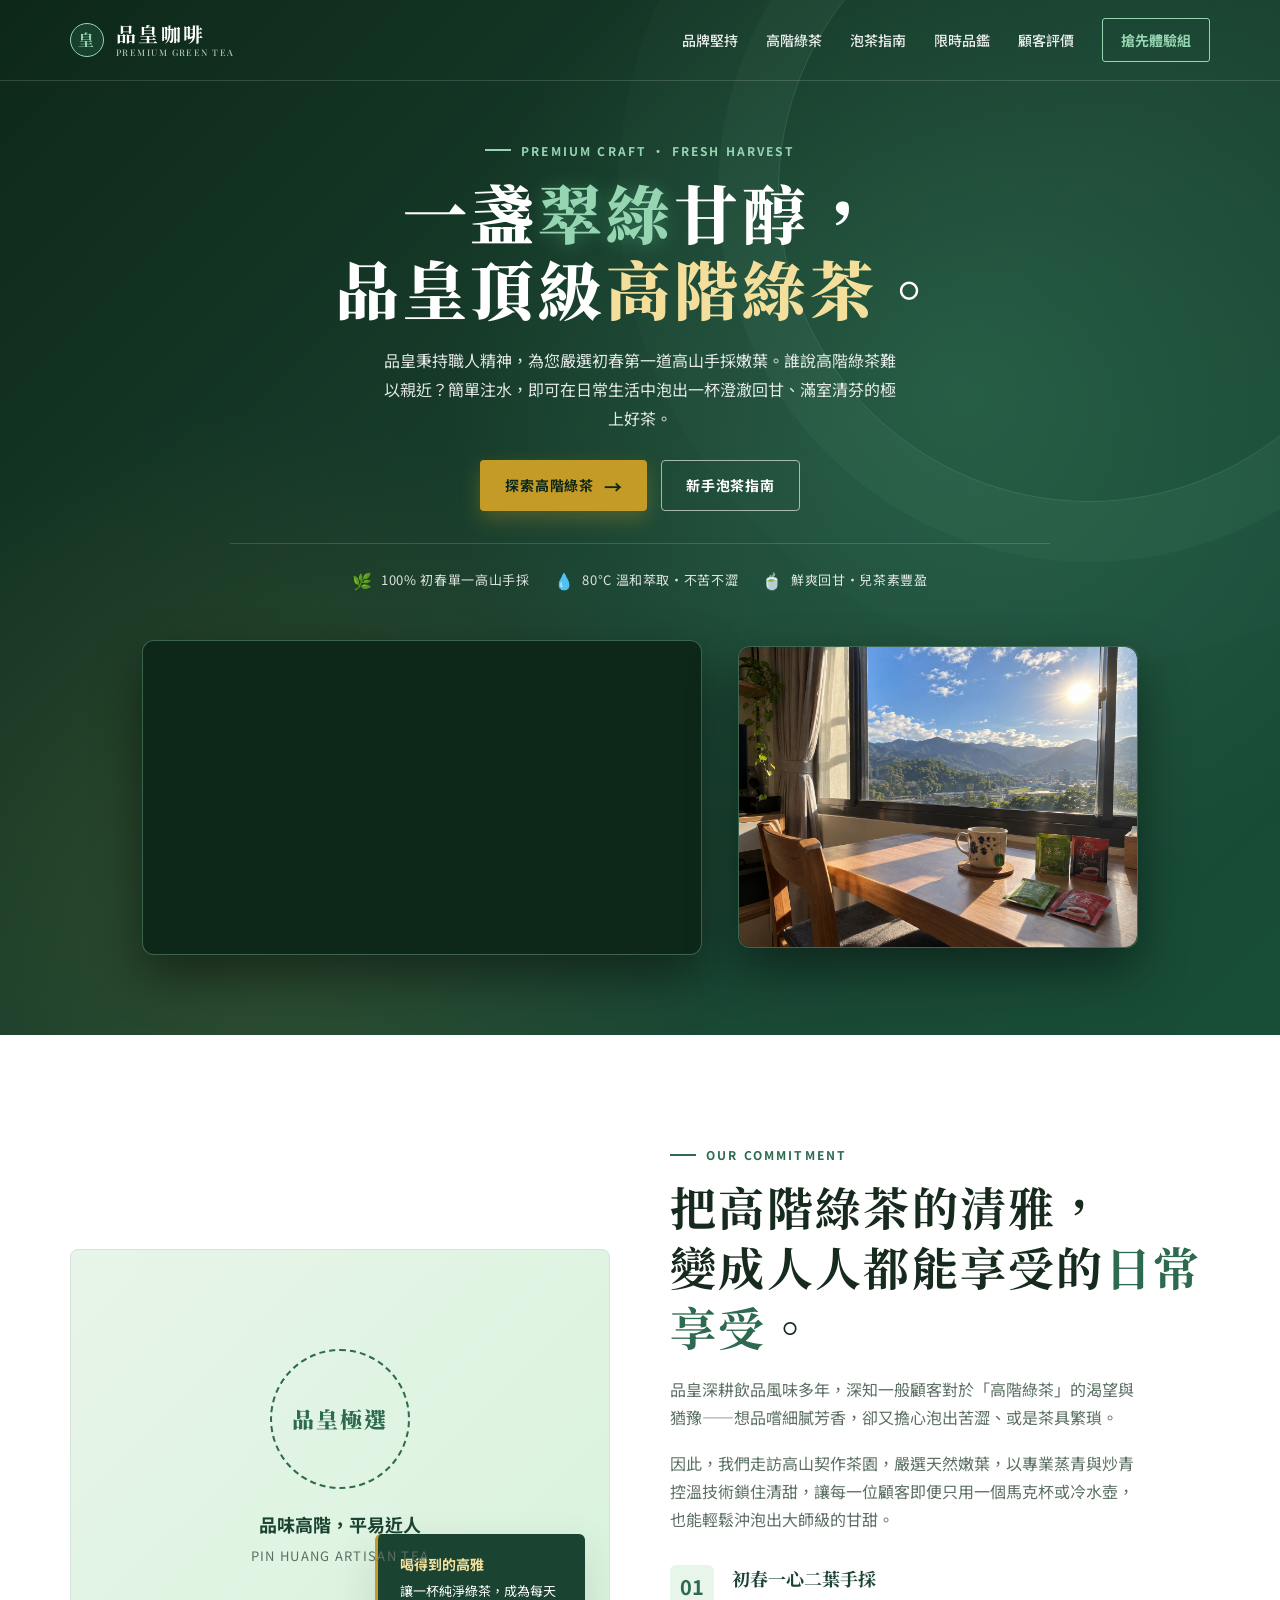
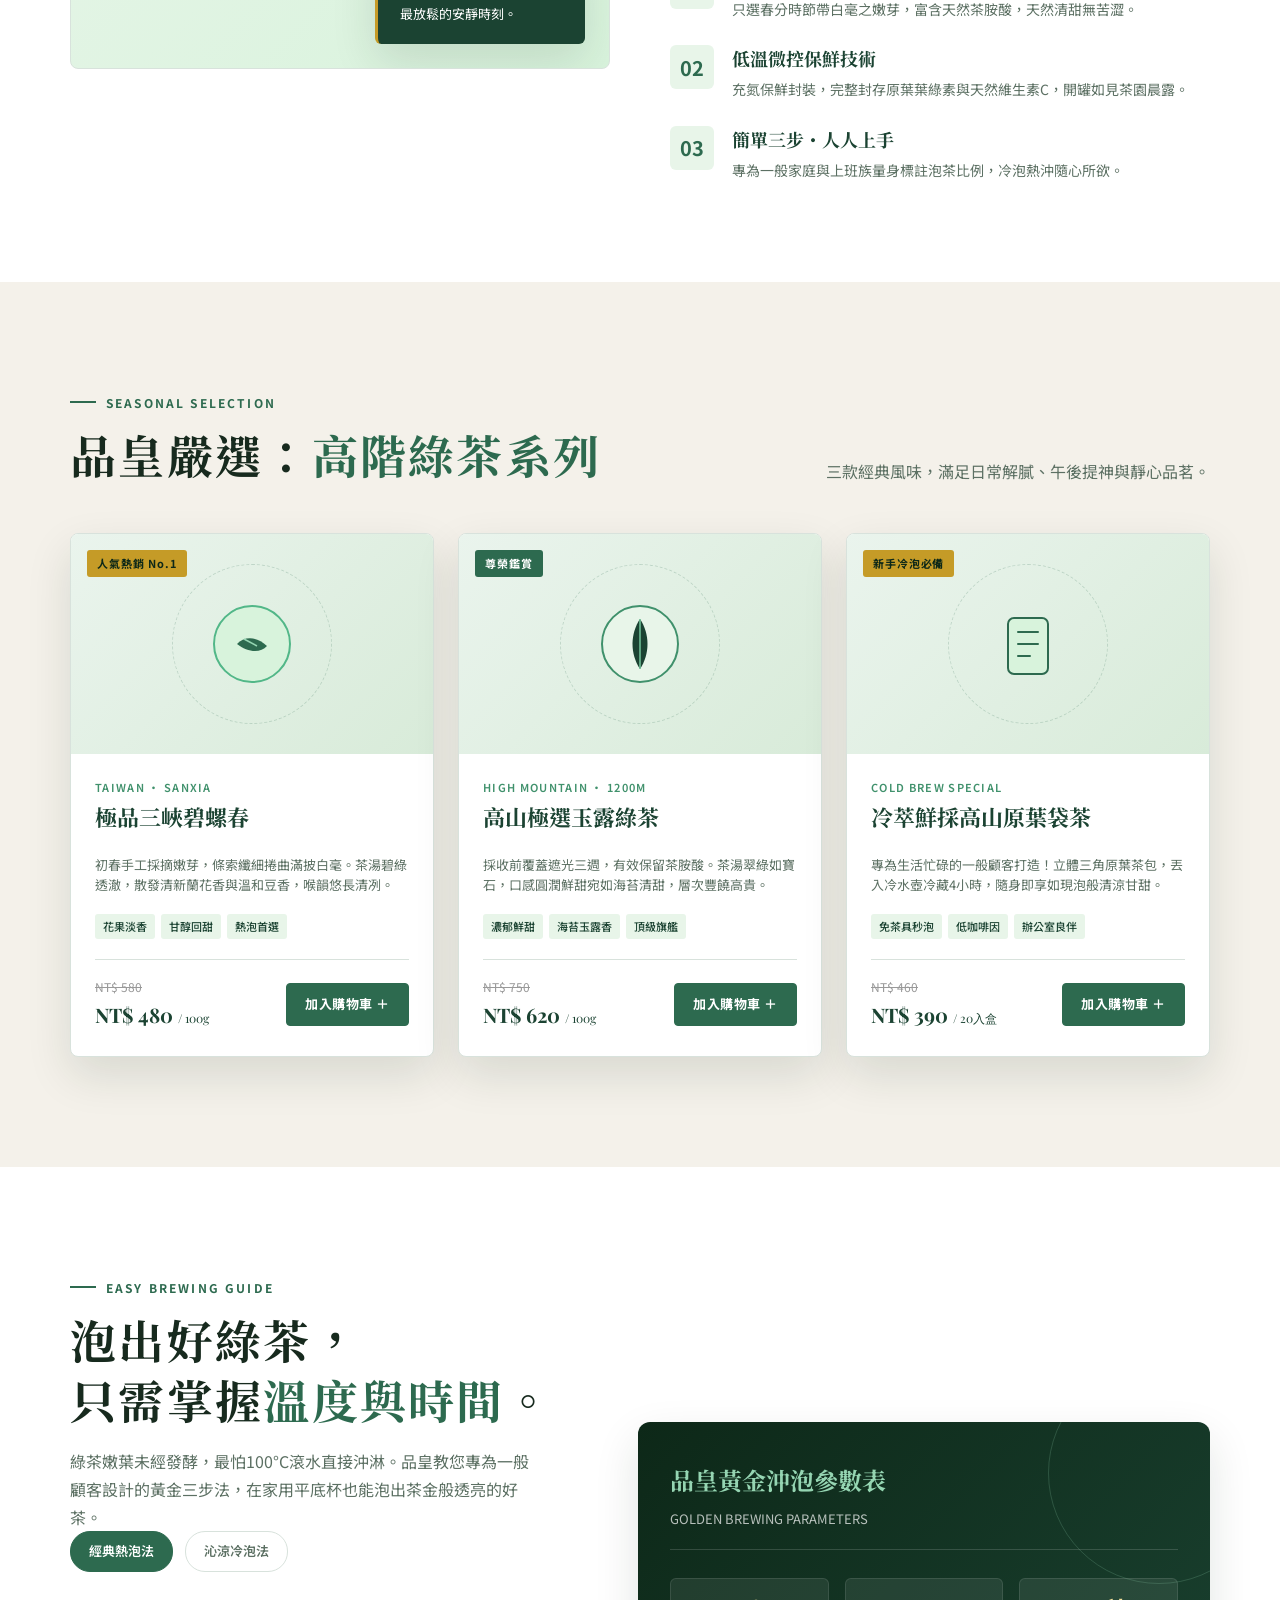
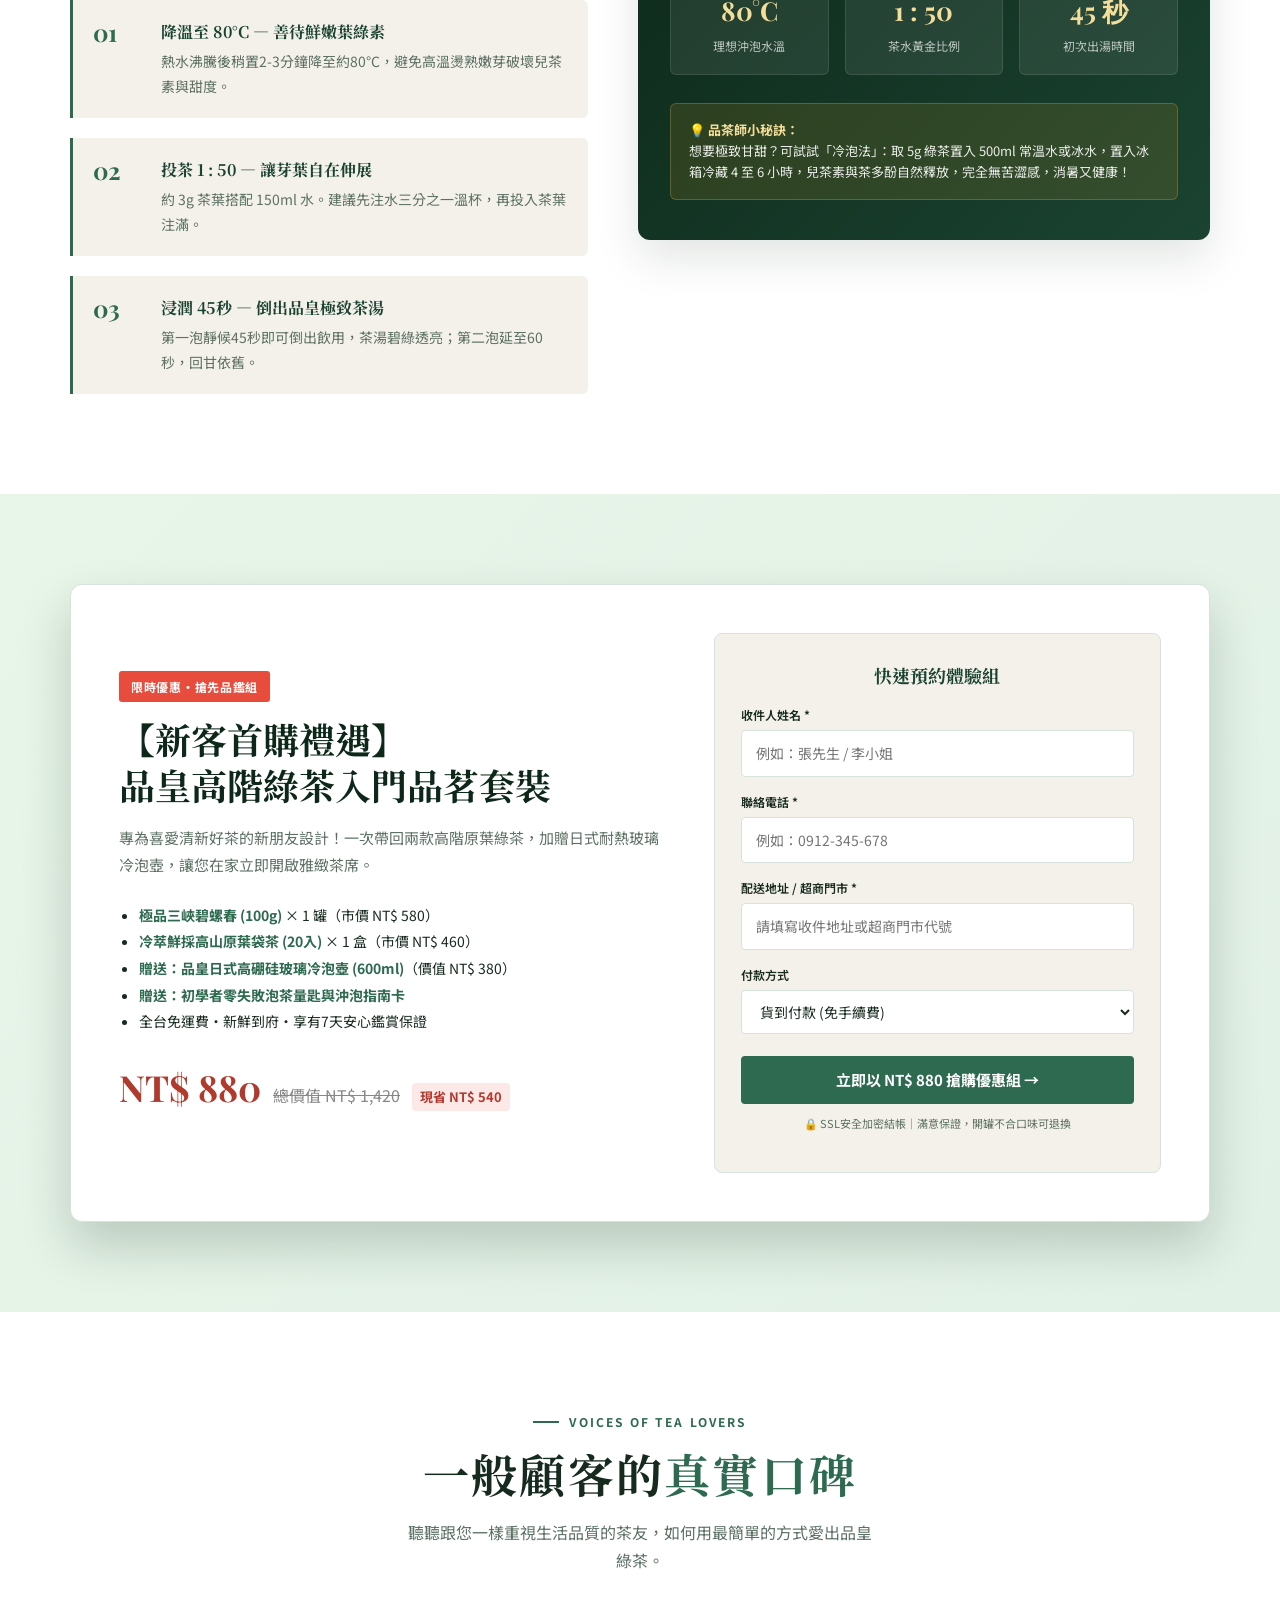
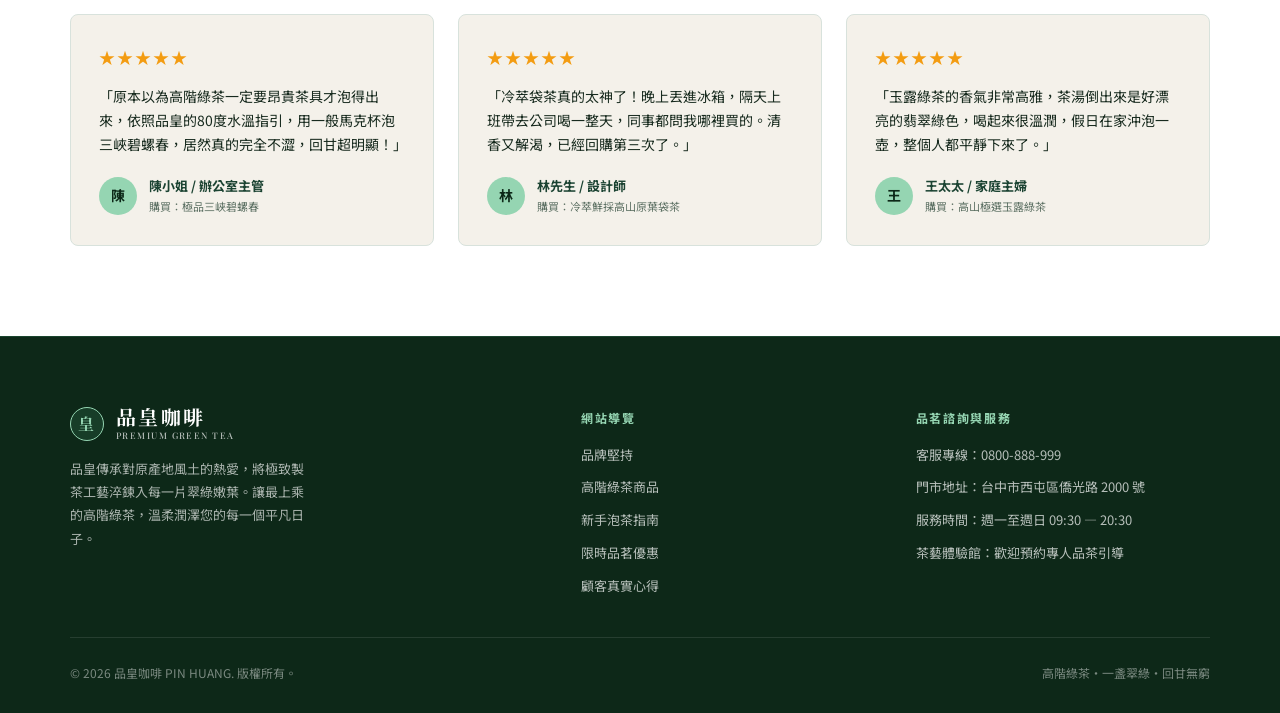
<file: onepage2/index.html>
<!DOCTYPE html>
<html lang="zh-Hant">
<head>
  <meta charset="UTF-8">
  <meta name="viewport" content="width=device-width, initial-scale=1.0">
  <meta name="description" content="品皇咖啡嚴選高階綠茶系列，專為喜愛清新甘甜的顧客精選初春手採嫩葉。零門檻泡茶指引，輕鬆泡出鮮爽回甘的極品綠茶。">
  <title>品皇咖啡｜高階綠茶・一盞翠綠的甘醇日常</title>
  <link rel="preconnect" href="https://fonts.googleapis.com">
  <link rel="preconnect" href="https://fonts.gstatic.com" crossorigin>
  <link href="https://fonts.googleapis.com/css2?family=Noto+Sans+TC:wght@400;500;600;700&family=Noto+Serif+TC:wght@500;600;700;900&family=Playfair+Display:ital,wght@0,600;0,700;1,600&display=swap" rel="stylesheet">
  <style>
    :root {
      --deep-forest: #0d2818;
      --tea-dark: #1b4332;
      --tea-primary: #2d6a4f;
      --tea-medium: #40916c;
      --tea-light: #52b788;
      --tea-bud: #95d5b2;
      --tea-mist: #e8f5e9;
      --cream: #faf8f5;
      --paper: #f4f1ea;
      --gold: #c59b27;
      --gold-light: #f3df9b;
      --ink: #172a1e;
      --muted: #5c7063;
      --line: #d8e2dc;
      --shadow: 0 18px 45px rgba(13, 40, 24, 0.12);
      --shadow-hover: 0 24px 50px rgba(13, 40, 24, 0.2);
    }

    * { box-sizing: border-box; }
    html { scroll-behavior: smooth; }
    body {
      margin: 0;
      color: var(--ink);
      background: var(--cream);
      font-family: "Noto Sans TC", sans-serif;
      font-size: 16px;
      line-height: 1.75;
      -webkit-font-smoothing: antialiased;
    }

    a { color: inherit; text-decoration: none; }
    button, input, select, textarea { font: inherit; }
    button { cursor: pointer; }
    .wrap { width: min(1140px, calc(100% - 48px)); margin: 0 auto; }
    .serif { font-family: "Noto Serif TC", serif; }

    /* Utilities */
    .eyebrow {
      display: inline-flex;
      align-items: center;
      gap: 10px;
      margin: 0 0 12px;
      color: var(--tea-primary);
      font-size: 12px;
      font-weight: 700;
      letter-spacing: 0.18em;
      text-transform: uppercase;
    }
    .eyebrow::before {
      content: "";
      width: 26px;
      height: 2px;
      background: currentColor;
    }
    .section-title {
      margin: 0;
      font: 700 clamp(30px, 4vw, 46px) / 1.3 "Noto Serif TC", serif;
      letter-spacing: 0.05em;
    }
    .section-title em {
      color: var(--tea-primary);
      font-style: normal;
      position: relative;
    }
    .section-copy {
      max-width: 52ch;
      margin: 18px 0 0;
      color: var(--muted);
      font-size: 16px;
    }

    /* Buttons */
    .button {
      display: inline-flex;
      align-items: center;
      justify-content: center;
      gap: 10px;
      min-height: 50px;
      padding: 12px 24px;
      border: 1px solid transparent;
      border-radius: 4px;
      font-size: 14px;
      font-weight: 700;
      letter-spacing: 0.05em;
      transition: all 0.25s ease;
    }
    .button:hover { transform: translateY(-2px); }
    .button:focus-visible, a:focus-visible, input:focus-visible, select:focus-visible {
      outline: 3px solid var(--tea-bud);
      outline-offset: 4px;
    }
    .button-primary {
      color: #fff;
      background: var(--tea-primary);
      box-shadow: 0 8px 20px rgba(45, 106, 79, 0.25);
    }
    .button-primary:hover {
      background: var(--tea-dark);
      box-shadow: 0 12px 26px rgba(27, 67, 50, 0.3);
    }
    .button-gold {
      color: var(--deep-forest);
      background: var(--gold);
      box-shadow: 0 8px 20px rgba(197, 155, 39, 0.3);
    }
    .button-gold:hover {
      background: #d8aa2b;
      box-shadow: 0 12px 26px rgba(197, 155, 39, 0.4);
    }
    .button-outline {
      color: #fff;
      border-color: rgba(255, 255, 255, 0.6);
      background: transparent;
    }
    .button-outline:hover {
      background: rgba(255, 255, 255, 0.12);
      border-color: #fff;
    }
    .arrow { font-size: 18px; line-height: 1; transition: transform 0.2s; }
    .button:hover .arrow { transform: translateX(3px); }

    /* Header & Nav */
    .site-header {
      position: absolute;
      z-index: 20;
      top: 0;
      left: 0;
      width: 100%;
      color: #fff;
      border-bottom: 1px solid rgba(255, 255, 255, 0.15);
      transition: background 0.3s;
    }
    .nav {
      display: flex;
      align-items: center;
      justify-content: space-between;
      min-height: 80px;
    }
    .brand {
      display: flex;
      align-items: center;
      gap: 12px;
      font: 700 20px / 1 "Noto Serif TC", serif;
      letter-spacing: 0.12em;
    }
    .brand-mark {
      display: grid;
      width: 34px;
      height: 34px;
      place-items: center;
      border: 1.5px solid var(--tea-bud);
      border-radius: 50%;
      color: var(--tea-bud);
      font-size: 16px;
      background: rgba(82, 183, 136, 0.15);
    }
    .brand small {
      display: block;
      margin-top: 4px;
      color: rgba(255, 255, 255, 0.7);
      font: 500 9px / 1 "Playfair Display", sans-serif;
      letter-spacing: 0.16em;
    }
    .nav-links {
      display: flex;
      align-items: center;
      gap: 28px;
      font-size: 14px;
      font-weight: 500;
    }
    .nav-links a {
      position: relative;
      padding: 6px 0;
      color: rgba(255, 255, 255, 0.9);
      transition: color 0.2s;
    }
    .nav-links a:hover { color: #fff; }
    .nav-links a:not(.nav-cta)::after {
      content: "";
      position: absolute;
      right: 0;
      bottom: 0;
      left: 0;
      height: 2px;
      background: var(--tea-bud);
      transform: scaleX(0);
      transform-origin: right;
      transition: transform 0.25s;
    }
    .nav-links a:not(.nav-cta):hover::after {
      transform: scaleX(1);
      transform-origin: left;
    }
    .nav-cta {
      padding: 9px 18px !important;
      border: 1px solid var(--tea-bud);
      border-radius: 3px;
      color: var(--tea-bud) !important;
      font-weight: 700;
      transition: all 0.2s;
    }
    .nav-cta:hover {
      color: var(--deep-forest) !important;
      background: var(--tea-bud);
    }
    .menu-toggle {
      display: none;
      border: 0;
      color: #fff;
      background: transparent;
      font-size: 24px;
    }

    /* Hero Section */
    .hero {
      position: relative;
      min-height: 800px;
      overflow: hidden;
      color: #fff;
      background: linear-gradient(135deg, var(--deep-forest) 0%, var(--tea-dark) 55%, #184e38 100%);
      padding: 130px 0 80px;
    }
    .hero::before {
      content: "";
      position: absolute;
      inset: 0;
      background:
        radial-gradient(circle at 75% 38%, rgba(82, 183, 136, 0.22) 0%, transparent 45%),
        radial-gradient(circle at 20% 85%, rgba(197, 155, 39, 0.12) 0%, transparent 35%);
      pointer-events: none;
    }
    .hero::after {
      content: "";
      position: absolute;
      top: -120px;
      right: -120px;
      width: 620px;
      height: 620px;
      border: 1px solid rgba(149, 213, 178, 0.18);
      border-radius: 50%;
      box-shadow: 0 0 0 60px rgba(149, 213, 178, 0.04), 0 0 0 160px rgba(149, 213, 178, 0.02);
      pointer-events: none;
    }
    .hero-wrap {
      position: relative;
      z-index: 2;
    }
    .hero-header {
      max-width: 820px;
      margin: 0 auto 46px;
      text-align: center;
    }
    .hero .eyebrow {
      color: var(--tea-bud);
      justify-content: center;
    }
    .hero-title {
      margin: 0;
      font: 900 clamp(40px, 5.2vw, 64px) / 1.2 "Noto Serif TC", serif;
      letter-spacing: 0.06em;
    }
    .hero-title .highlight {
      color: var(--tea-bud);
      text-shadow: 0 2px 18px rgba(82, 183, 136, 0.4);
    }
    .hero-title .gold-accent {
      color: var(--gold-light);
    }
    .hero-lede {
      max-width: 58ch;
      margin: 20px auto 28px;
      color: rgba(255, 255, 255, 0.88);
      font-size: 16px;
      line-height: 1.8;
    }
    .hero-actions {
      display: flex;
      flex-wrap: wrap;
      justify-content: center;
      gap: 14px;
    }
    .hero-badges {
      display: flex;
      flex-wrap: wrap;
      justify-content: center;
      gap: 24px;
      margin-top: 32px;
      padding-top: 22px;
      border-top: 1px solid rgba(255, 255, 255, 0.15);
    }
    .hero-badge-item {
      display: flex;
      align-items: center;
      gap: 8px;
      font-size: 13px;
      color: rgba(255, 255, 255, 0.85);
      letter-spacing: 0.05em;
    }
    .hero-badge-icon {
      color: var(--tea-bud);
      font-size: 16px;
    }

    /* Hero Media Grid (左為影片崁入，右欄圖片 images\hero.jpg 寬400高300) */
    .hero-media-grid {
      display: grid;
      grid-template-columns: minmax(0, 560px) minmax(0, 400px);
      gap: 36px;
      align-items: center;
      justify-content: center;
      margin-top: 40px;
    }
    .hero-video-box {
      width: 100%;
      max-width: 560px;
      aspect-ratio: 16 / 9;
      border-radius: 12px;
      overflow: hidden;
      box-shadow: 0 22px 50px rgba(0, 0, 0, 0.45);
      border: 1px solid rgba(149, 213, 178, 0.35);
      background: var(--deep-forest);
    }
    .hero-video-box iframe {
      width: 100%;
      height: 100%;
      border: 0;
      display: block;
    }
    .hero-photo-box {
      width: 100%;
      max-width: 400px;
      border-radius: 12px;
      overflow: hidden;
      box-shadow: 0 22px 50px rgba(0, 0, 0, 0.45);
      border: 1px solid rgba(149, 213, 178, 0.35);
      background: rgba(13, 40, 24, 0.85);
      line-height: 0;
      transition: transform 0.35s ease, box-shadow 0.35s ease;
    }
    .hero-photo-box:hover {
      transform: translateY(-4px);
      box-shadow: 0 28px 60px rgba(0, 0, 0, 0.55);
    }
    .hero-photo {
      display: block;
      width: 400px;
      max-width: 100%;
      height: 300px;
      object-fit: cover;
      border-radius: 12px;
    }

    /* Philosophy / Brand Value */
    .philosophy {
      padding: 100px 0;
      background: #fff;
      position: relative;
    }
    .phil-grid {
      display: grid;
      grid-template-columns: 1fr 1fr;
      gap: 60px;
      align-items: center;
    }
    .phil-visual {
      position: relative;
      min-height: 420px;
      background: linear-gradient(135deg, var(--tea-mist) 0%, #d8f3dc 100%);
      border-radius: 8px;
      overflow: hidden;
      display: flex;
      align-items: center;
      justify-content: center;
      border: 1px solid var(--line);
    }
    .phil-leaf-box {
      text-align: center;
      padding: 40px;
      position: relative;
      z-index: 2;
    }
    .phil-stamp {
      width: 140px;
      height: 140px;
      margin: 0 auto 20px;
      border: 2px dashed var(--tea-primary);
      border-radius: 50%;
      display: grid;
      place-items: center;
      color: var(--tea-primary);
      font: 700 14px "Noto Serif TC", serif;
      letter-spacing: 0.15em;
      position: relative;
    }
    .phil-stamp::before {
      content: "品皇極選";
      font-size: 22px;
      font-weight: 900;
    }
    .phil-floating-card {
      position: absolute;
      bottom: 24px;
      right: 24px;
      background: var(--tea-dark);
      color: #fff;
      padding: 18px 22px;
      border-radius: 6px;
      box-shadow: var(--shadow);
      font-size: 13px;
      max-width: 210px;
      border-left: 3px solid var(--gold);
    }
    .phil-floating-card b {
      display: block;
      color: var(--gold-light);
      margin-bottom: 4px;
      font-size: 14px;
    }

    .feature-list {
      display: grid;
      gap: 24px;
      margin-top: 32px;
    }
    .feature-item {
      display: flex;
      gap: 18px;
      align-items: flex-start;
    }
    .feature-icon-box {
      flex-shrink: 0;
      width: 44px;
      height: 44px;
      border-radius: 6px;
      background: var(--tea-mist);
      color: var(--tea-primary);
      display: grid;
      place-items: center;
      font-size: 20px;
      font-weight: bold;
    }
    .feature-item h3 {
      margin: 0 0 6px;
      font: 700 18px "Noto Serif TC", serif;
      color: var(--tea-dark);
    }
    .feature-item p {
      margin: 0;
      color: var(--muted);
      font-size: 14px;
    }

    /* Product Showcase */
    .products {
      padding: 100px 0 110px;
      background: var(--paper);
    }
    .section-head {
      display: flex;
      align-items: flex-end;
      justify-content: space-between;
      gap: 30px;
      margin-bottom: 48px;
    }
    .product-grid {
      display: grid;
      grid-template-columns: repeat(3, 1fr);
      gap: 24px;
    }
    .product-card {
      background: #fff;
      border: 1px solid var(--line);
      border-radius: 8px;
      overflow: hidden;
      display: flex;
      flex-direction: column;
      box-shadow: var(--shadow);
      transition: transform 0.28s ease, box-shadow 0.28s ease;
      position: relative;
    }
    .product-card:hover {
      transform: translateY(-6px);
      box-shadow: var(--shadow-hover);
    }
    .product-ribbon {
      position: absolute;
      top: 16px;
      left: 16px;
      z-index: 2;
      padding: 4px 10px;
      border-radius: 3px;
      font-size: 11px;
      font-weight: 700;
      letter-spacing: 0.08em;
      background: var(--tea-primary);
      color: #fff;
    }
    .product-ribbon.popular {
      background: var(--gold);
      color: var(--deep-forest);
    }
    .product-thumb {
      height: 220px;
      background: linear-gradient(135deg, #eaf4ed 0%, #d8ebd9 100%);
      position: relative;
      display: flex;
      align-items: center;
      justify-content: center;
      overflow: hidden;
    }
    .leaf-deco {
      position: absolute;
      width: 160px;
      height: 160px;
      border-radius: 50%;
      border: 1px dashed rgba(45, 106, 79, 0.2);
    }
    .product-illustration {
      width: 100px;
      height: 100px;
      position: relative;
      z-index: 2;
    }
    .product-body {
      padding: 24px;
      display: flex;
      flex-direction: column;
      flex: 1;
    }
    .product-origin {
      font-size: 11px;
      font-weight: 600;
      color: var(--tea-medium);
      letter-spacing: 0.12em;
      margin-bottom: 6px;
      text-transform: uppercase;
    }
    .product-title {
      margin: 0 0 10px;
      font: 700 22px / 1.3 "Noto Serif TC", serif;
      color: var(--tea-dark);
    }
    .product-notes {
      font-size: 13px;
      color: var(--muted);
      margin-bottom: 18px;
      line-height: 1.6;
      flex: 1;
    }
    .flavor-tags {
      display: flex;
      flex-wrap: wrap;
      gap: 6px;
      margin-bottom: 20px;
    }
    .flavor-tag {
      padding: 3px 8px;
      background: var(--tea-mist);
      color: var(--tea-dark);
      font-size: 11px;
      border-radius: 3px;
      font-weight: 500;
    }
    .product-footer {
      display: flex;
      align-items: center;
      justify-content: space-between;
      padding-top: 16px;
      border-top: 1px solid var(--line);
    }
    .price-box {
      display: flex;
      flex-direction: column;
    }
    .original-price {
      font-size: 12px;
      color: #999;
      text-decoration: line-through;
    }
    .current-price {
      font-size: 20px;
      font-weight: 700;
      color: var(--tea-dark);
      font-family: "Playfair Display", serif;
    }
    .buy-btn {
      padding: 9px 18px;
      border: 1px solid var(--tea-primary);
      border-radius: 4px;
      background: var(--tea-primary);
      color: #fff;
      font-size: 13px;
      font-weight: 700;
      letter-spacing: 0.04em;
      transition: all 0.2s;
    }
    .buy-btn:hover {
      background: var(--tea-dark);
      border-color: var(--tea-dark);
      transform: translateY(-2px);
    }

    /* Brewing Guide */
    .brew-guide {
      padding: 100px 0;
      background: #fff;
    }
    .brew-grid {
      display: grid;
      grid-template-columns: 0.95fr 1.05fr;
      gap: 50px;
      align-items: center;
    }
    .brew-tabs {
      display: flex;
      gap: 12px;
      margin-bottom: 28px;
    }
    .brew-tab-btn {
      padding: 8px 18px;
      border: 1px solid var(--line);
      border-radius: 20px;
      background: transparent;
      color: var(--muted);
      font-size: 13px;
      font-weight: 600;
      transition: all 0.2s;
    }
    .brew-tab-btn.active {
      background: var(--tea-primary);
      color: #fff;
      border-color: var(--tea-primary);
    }
    .brew-step-list {
      display: grid;
      gap: 20px;
      margin-top: 24px;
    }
    .brew-step-card {
      display: grid;
      grid-template-columns: 50px 1fr;
      gap: 18px;
      padding: 20px;
      background: var(--paper);
      border-left: 3px solid var(--tea-primary);
      border-radius: 0 6px 6px 0;
      transition: transform 0.2s ease;
    }
    .brew-step-card:hover { transform: translateX(4px); }
    .brew-num {
      color: var(--tea-primary);
      font: 700 24px / 1 "Playfair Display", serif;
    }
    .brew-text h4 {
      margin: 0 0 6px;
      font: 700 16px "Noto Serif TC", serif;
      color: var(--tea-dark);
    }
    .brew-text p {
      margin: 0;
      font-size: 14px;
      color: var(--muted);
    }

    .brew-infographic {
      background: linear-gradient(135deg, var(--deep-forest) 0%, var(--tea-dark) 100%);
      border-radius: 12px;
      padding: 40px 32px;
      color: #fff;
      box-shadow: var(--shadow);
      position: relative;
      overflow: hidden;
    }
    .brew-infographic::before {
      content: "";
      position: absolute;
      top: -60px;
      right: -60px;
      width: 220px;
      height: 220px;
      border-radius: 50%;
      border: 1px solid rgba(149, 213, 178, 0.2);
    }
    .brew-info-head {
      margin-bottom: 28px;
      border-bottom: 1px solid rgba(255, 255, 255, 0.15);
      padding-bottom: 18px;
    }
    .brew-info-head h3 {
      margin: 0 0 6px;
      font: 700 24px "Noto Serif TC", serif;
      color: var(--tea-bud);
    }
    .param-grid {
      display: grid;
      grid-template-columns: repeat(3, 1fr);
      gap: 16px;
      text-align: center;
      margin-bottom: 28px;
    }
    .param-card {
      background: rgba(255, 255, 255, 0.08);
      padding: 16px 10px;
      border-radius: 6px;
      border: 1px solid rgba(255, 255, 255, 0.1);
    }
    .param-card .value {
      font: 700 26px / 1.2 "Playfair Display", serif;
      color: var(--gold-light);
      display: block;
      margin-bottom: 4px;
    }
    .param-card .label {
      font-size: 12px;
      color: rgba(255, 255, 255, 0.7);
    }
    .brew-tip-box {
      background: rgba(197, 155, 39, 0.15);
      border: 1px solid rgba(197, 155, 39, 0.35);
      border-radius: 6px;
      padding: 16px 18px;
      font-size: 13px;
      color: rgba(255, 255, 255, 0.9);
      line-height: 1.6;
    }
    .brew-tip-box strong { color: var(--gold-light); }

    /* Special Offer / Promotional CTA */
    .promo-section {
      padding: 90px 0;
      background: linear-gradient(135deg, var(--tea-mist) 0%, #e2f1e6 100%);
      position: relative;
    }
    .promo-card {
      background: #fff;
      border-radius: 12px;
      border: 1px solid var(--line);
      box-shadow: var(--shadow-hover);
      padding: 48px;
      display: grid;
      grid-template-columns: 1.1fr 0.9fr;
      gap: 48px;
      align-items: center;
    }
    .promo-badge {
      display: inline-block;
      padding: 5px 12px;
      background: #e74c3c;
      color: #fff;
      font-size: 12px;
      font-weight: 700;
      border-radius: 3px;
      letter-spacing: 0.06em;
      margin-bottom: 14px;
    }
    .promo-title {
      margin: 0 0 16px;
      font: 700 clamp(26px, 3.5vw, 36px) / 1.3 "Noto Serif TC", serif;
      color: var(--deep-forest);
    }
    .promo-desc {
      color: var(--muted);
      font-size: 15px;
      margin-bottom: 24px;
    }
    .promo-list {
      margin: 0 0 28px;
      padding-left: 20px;
      color: var(--ink);
      font-size: 14px;
      line-height: 1.9;
    }
    .promo-list li strong { color: var(--tea-primary); }
    .promo-price-tag {
      display: flex;
      align-items: baseline;
      gap: 12px;
      margin-bottom: 24px;
    }
    .promo-now {
      font: 700 36px "Playfair Display", serif;
      color: #b03a2e;
    }
    .promo-was {
      font-size: 16px;
      color: #888;
      text-decoration: line-through;
    }

    /* Quick Order Form */
    .order-box {
      background: var(--paper);
      padding: 28px 26px;
      border-radius: 8px;
      border: 1px solid var(--line);
    }
    .order-box h4 {
      margin: 0 0 16px;
      font: 700 18px "Noto Serif TC", serif;
      color: var(--tea-dark);
      text-align: center;
    }
    .form-group { margin-bottom: 14px; }
    .form-group label {
      display: block;
      font-size: 12px;
      font-weight: 600;
      color: var(--ink);
      margin-bottom: 5px;
    }
    .form-input {
      width: 100%;
      padding: 10px 14px;
      border: 1px solid var(--line);
      border-radius: 4px;
      background: #fff;
      font-size: 14px;
      color: var(--ink);
      outline: none;
      transition: border-color 0.2s;
    }
    .form-input:focus { border-color: var(--tea-primary); }
    .order-submit-btn {
      width: 100%;
      min-height: 48px;
      margin-top: 8px;
      background: var(--tea-primary);
      color: #fff;
      border: none;
      border-radius: 4px;
      font-size: 15px;
      font-weight: 700;
      transition: background 0.2s;
    }
    .order-submit-btn:hover { background: var(--tea-dark); }
    .order-guarantee {
      margin-top: 10px;
      text-align: center;
      font-size: 11px;
      color: var(--muted);
    }

    /* Customer Reviews */
    .reviews {
      padding: 90px 0;
      background: #fff;
    }
    .review-grid {
      display: grid;
      grid-template-columns: repeat(3, 1fr);
      gap: 24px;
      margin-top: 40px;
    }
    .review-card {
      padding: 28px;
      background: var(--paper);
      border-radius: 8px;
      border: 1px solid var(--line);
      position: relative;
    }
    .stars {
      color: #f39c12;
      font-size: 16px;
      margin-bottom: 12px;
      letter-spacing: 2px;
    }
    .review-text {
      font-size: 14px;
      color: var(--ink);
      line-height: 1.7;
      margin-bottom: 18px;
    }
    .reviewer {
      display: flex;
      align-items: center;
      gap: 12px;
    }
    .reviewer-avatar {
      width: 38px;
      height: 38px;
      border-radius: 50%;
      background: var(--tea-bud);
      color: var(--deep-forest);
      display: grid;
      place-items: center;
      font-weight: bold;
      font-size: 14px;
    }
    .reviewer-name {
      font-weight: 700;
      font-size: 13px;
      color: var(--tea-dark);
    }
    .reviewer-tag {
      font-size: 11px;
      color: var(--muted);
    }

    /* Footer */
    footer {
      color: rgba(255, 255, 255, 0.7);
      background: var(--deep-forest);
      padding: 70px 0 30px;
      border-top: 1px solid rgba(82, 183, 136, 0.2);
    }
    .footer-top {
      display: grid;
      grid-template-columns: 1.6fr 1fr 1fr;
      gap: 40px;
      padding-bottom: 40px;
      border-bottom: 1px solid rgba(255, 255, 255, 0.1);
    }
    .footer-brand { color: #fff; }
    .footer-brand p {
      max-width: 34ch;
      margin: 16px 0 0;
      font-size: 13px;
      line-height: 1.8;
      color: rgba(255, 255, 255, 0.65);
    }
    .footer-heading {
      margin: 0 0 16px;
      color: var(--tea-bud);
      font-size: 12px;
      font-weight: 700;
      letter-spacing: 0.14em;
      text-transform: uppercase;
    }
    .footer-list {
      margin: 0;
      padding: 0;
      list-style: none;
      font-size: 13px;
    }
    .footer-list li + li { margin-top: 10px; }
    .footer-list a:hover { color: #fff; }
    .footer-bottom {
      display: flex;
      justify-content: space-between;
      gap: 20px;
      padding-top: 24px;
      font-size: 12px;
      color: rgba(255, 255, 255, 0.45);
    }

    /* Toast Notification */
    .toast {
      position: fixed;
      right: 24px;
      bottom: 24px;
      z-index: 50;
      max-width: min(360px, calc(100% - 48px));
      padding: 14px 20px;
      border-left: 4px solid var(--gold);
      color: #fff;
      background: var(--deep-forest);
      box-shadow: 0 12px 35px rgba(0, 0, 0, 0.35);
      border-radius: 4px;
      font-size: 14px;
      line-height: 1.5;
      opacity: 0;
      pointer-events: none;
      transform: translateY(16px);
      transition: opacity 0.28s ease, transform 0.28s ease;
    }
    .toast.show {
      opacity: 1;
      transform: translateY(0);
      pointer-events: auto;
    }

    /* Scroll Reveal */
    .reveal {
      opacity: 0;
      transform: translateY(22px);
      transition: opacity 0.6s cubic-bezier(0.16, 1, 0.3, 1), transform 0.6s cubic-bezier(0.16, 1, 0.3, 1);
    }
    .reveal.visible {
      opacity: 1;
      transform: translateY(0);
    }

    /* Responsive */
    @media (max-width: 960px) {
      .hero-media-grid {
        grid-template-columns: 1fr;
        justify-items: center;
        gap: 28px;
      }
      .hero-video-box, .hero-photo-box {
        max-width: 560px;
      }
      .hero-photo {
        width: 100%;
        max-width: 560px;
        height: auto;
        aspect-ratio: 400 / 300;
      }
      .product-grid { grid-template-columns: repeat(2, 1fr); }
      .product-card:last-child { grid-column: span 2; }
      .review-grid { grid-template-columns: 1fr; }
      .promo-card { grid-template-columns: 1fr; gap: 32px; }
      .brew-grid { grid-template-columns: 1fr; }
      .phil-grid { grid-template-columns: 1fr; }
    }

    @media (max-width: 820px) {
      .nav { min-height: 68px; }
      .menu-toggle { display: block; }
      .nav-links {
        position: absolute;
        top: 68px;
        right: 0;
        left: 0;
        display: grid;
        gap: 0;
        max-height: 0;
        overflow: hidden;
        background: var(--deep-forest);
        transition: max-height 0.3s ease;
      }
      .nav-links.open {
        max-height: 340px;
        border-top: 1px solid rgba(255, 255, 255, 0.1);
        padding-bottom: 16px;
      }
      .nav-links a {
        padding: 13px 24px;
        border-bottom: 1px solid rgba(255, 255, 255, 0.08);
      }
      .nav-links .nav-cta {
        margin: 12px 24px 0;
        text-align: center;
      }
      .hero { padding-top: 110px; }
      .footer-top { grid-template-columns: 1fr; gap: 30px; }
    }

    @media (max-width: 560px) {
      .wrap { width: min(100% - 32px, 1140px); }
      .hero-title { font-size: 34px; }
      .hero-lede { font-size: 14px; }
      .product-grid { grid-template-columns: 1fr; }
      .product-card:last-child { grid-column: auto; }
      .section-head { flex-direction: column; align-items: flex-start; gap: 12px; }
      .param-grid { grid-template-columns: 1fr; }
      .promo-card { padding: 24px 18px; }
      .footer-bottom { flex-direction: column; gap: 8px; }
    }

    @media (prefers-reduced-motion: reduce) {
      html { scroll-behavior: auto; }
      *, *::before, *::after {
        transition-duration: 0.01ms !important;
        animation-duration: 0.01ms !important;
      }
      .reveal { opacity: 1; transform: none; }
    }
  </style>
</head>
<body>

  <!-- Header -->
  <header class="site-header" id="top">
    <nav class="nav wrap" aria-label="主要導覽">
      <a class="brand" href="#top" aria-label="回到品皇咖啡高階綠茶首頁">
        <span class="brand-mark">皇</span>
        <span>品皇咖啡<small>PREMIUM GREEN TEA</small></span>
      </a>
      <button class="menu-toggle" type="button" aria-label="開啟導覽選單" aria-expanded="false" aria-controls="navLinks">☰</button>
      <div class="nav-links" id="navLinks">
        <a href="#story">品牌堅持</a>
        <a href="#products">高階綠茶</a>
        <a href="#brew">泡茶指南</a>
        <a href="#offers">限時品鑑</a>
        <a href="#reviews">顧客評價</a>
        <a class="nav-cta" href="#offers">搶先體驗組</a>
      </div>
    </nav>
  </header>

  <main>
    <!-- Hero Section (規格：左為影片崁入、右欄圖片 images\hero.jpg 寬400高300) -->
    <section class="hero" aria-labelledby="heroTitle">
      <div class="wrap hero-wrap">
        <div class="hero-header reveal">
          <p class="eyebrow">PREMIUM CRAFT · FRESH HARVEST</p>
          <h1 class="hero-title" id="heroTitle">
            一盞<span class="highlight">翠綠</span>甘醇，<br>
            品皇頂級<span class="gold-accent">高階綠茶</span>。
          </h1>
          <p class="hero-lede">
            品皇秉持職人精神，為您嚴選初春第一道高山手採嫩葉。誰說高階綠茶難以親近？簡單注水，即可在日常生活中泡出一杯澄澈回甘、滿室清芬的極上好茶。
          </p>
          <div class="hero-actions">
            <a class="button button-gold" href="#products">探索高階綠茶 <span class="arrow">→</span></a>
            <a class="button button-outline" href="#brew">新手泡茶指南</a>
          </div>
          <div class="hero-badges">
            <div class="hero-badge-item"><span class="hero-badge-icon">🌿</span> 100% 初春單一高山手採</div>
            <div class="hero-badge-item"><span class="hero-badge-icon">💧</span> 80°C 溫和萃取・不苦不澀</div>
            <div class="hero-badge-item"><span class="hero-badge-icon">🍵</span> 鮮爽回甘・兒茶素豐盈</div>
          </div>
        </div>

        <!-- 媒體展示：左為影片崁入，右欄圖片 -->
        <div class="hero-media-grid reveal">
          <div class="hero-video-box">
            <iframe width="560" height="315" src="https://www.youtube.com/embed/hMOYa4EBntI" title="品皇咖啡高階綠茶沖泡與品茗影片" allow="accelerometer; autoplay; clipboard-write; encrypted-media; gyroscope; picture-in-picture; web-share" allowfullscreen></iframe>
          </div>
          <div class="hero-photo-box">
            <img class="hero-photo" src="images/hero.jpg" alt="品皇咖啡高階綠茶手沖與窗外山景" width="400" height="300" onerror="this.onerror=null;this.src='images/hero.png';">
          </div>
        </div>
      </div>
    </section>

    <!-- Brand Philosophy (高階綠茶風格、一般顧客安心選) -->
    <section class="philosophy" id="story" aria-labelledby="storyTitle">
      <div class="wrap phil-grid">
        <div class="phil-visual reveal">
          <div class="phil-leaf-box">
            <div class="phil-stamp"></div>
            <p style="margin:0; font-weight:700; color:var(--tea-dark); font-size:18px;">品味高階，平易近人</p>
            <span style="font-size:13px; color:var(--muted); letter-spacing:0.1em;">PIN HUANG ARTISAN TEA</span>
          </div>
          <div class="phil-floating-card">
            <b>喝得到的高雅</b>
            讓一杯純淨綠茶，成為每天最放鬆的安靜時刻。
          </div>
        </div>

        <div class="reveal">
          <p class="eyebrow">OUR COMMITMENT</p>
          <h2 class="section-title" id="storyTitle">
            把高階綠茶的清雅，<br>
            變成人人都能享受的<em>日常享受</em>。
          </h2>
          <p class="section-copy">
            品皇深耕飲品風味多年，深知一般顧客對於「高階綠茶」的渴望與猶豫——想品嚐細膩芳香，卻又擔心泡出苦澀、或是茶具繁瑣。
          </p>
          <p class="section-copy">
            因此，我們走訪高山契作茶園，嚴選天然嫩葉，以專業蒸青與炒青控溫技術鎖住清甜，讓每一位顧客即便只用一個馬克杯或冷水壺，也能輕鬆沖泡出大師級的甘甜。
          </p>

          <div class="feature-list">
            <div class="feature-item">
              <div class="feature-icon-box">01</div>
              <div>
                <h3>初春一心二葉手採</h3>
                <p>只選春分時節帶白毫之嫩芽，富含天然茶胺酸，天然清甜無苦澀。</p>
              </div>
            </div>
            <div class="feature-item">
              <div class="feature-icon-box">02</div>
              <div>
                <h3>低溫微控保鮮技術</h3>
                <p>充氮保鮮封裝，完整封存原葉葉綠素與天然維生素C，開罐如見茶園晨露。</p>
              </div>
            </div>
            <div class="feature-item">
              <div class="feature-icon-box">03</div>
              <div>
                <h3>簡單三步・人人上手</h3>
                <p>專為一般家庭與上班族量身標註泡茶比例，冷泡熱沖隨心所欲。</p>
              </div>
            </div>
          </div>
        </div>
      </div>
    </section>

    <!-- Products Section (吸引客戶買綠茶) -->
    <section class="products" id="products" aria-labelledby="productsTitle">
      <div class="wrap">
        <div class="section-head reveal">
          <div>
            <p class="eyebrow">SEASONAL SELECTION</p>
            <h2 class="section-title" id="productsTitle">
              品皇嚴選：<em>高階綠茶系列</em>
            </h2>
          </div>
          <p class="section-copy">
            三款經典風味，滿足日常解膩、午後提神與靜心品茗。
          </p>
        </div>

        <div class="product-grid">
          <!-- Product 1 -->
          <article class="product-card reveal">
            <span class="product-ribbon popular">人氣熱銷 No.1</span>
            <div class="product-thumb">
              <div class="leaf-deco"></div>
              <svg class="product-illustration" viewBox="0 0 100 100" fill="none" aria-hidden="true">
                <circle cx="50" cy="50" r="38" fill="#d8f3dc" stroke="#52b788" stroke-width="2"/>
                <path d="M35 50C42 42 55 42 65 52C58 60 45 58 35 50Z" fill="#2d6a4f"/>
                <path d="M42 45L55 52" stroke="#95d5b2" stroke-width="1.5"/>
              </svg>
            </div>
            <div class="product-body">
              <span class="product-origin">TAIWAN · SANXIA</span>
              <h3 class="product-title">極品三峽碧螺春</h3>
              <p class="product-notes">
                初春手工採摘嫩芽，條索纖細捲曲滿披白毫。茶湯碧綠透澈，散發清新蘭花香與溫和豆香，喉韻悠長清冽。
              </p>
              <div class="flavor-tags">
                <span class="flavor-tag">花果淡香</span>
                <span class="flavor-tag">甘醇回甜</span>
                <span class="flavor-tag">熱泡首選</span>
              </div>
              <div class="product-footer">
                <div class="price-box">
                  <span class="original-price">NT$ 580</span>
                  <span class="current-price">NT$ 480 <small style="font-size:12px; font-weight:normal;">/ 100g</small></span>
                </div>
                <button class="buy-btn" type="button" data-product="極品三峽碧螺春" data-price="480">
                  加入購物車 ＋
                </button>
              </div>
            </div>
          </article>

          <!-- Product 2 -->
          <article class="product-card reveal">
            <span class="product-ribbon">尊榮鑑賞</span>
            <div class="product-thumb">
              <div class="leaf-deco"></div>
              <svg class="product-illustration" viewBox="0 0 100 100" fill="none" aria-hidden="true">
                <circle cx="50" cy="50" r="38" fill="#e8f5e9" stroke="#40916c" stroke-width="2"/>
                <path d="M50 25C40 40 40 60 50 75C60 60 60 40 50 25Z" fill="#1b4332"/>
                <path d="M50 25V75" stroke="#74c69d" stroke-width="1.5"/>
              </svg>
            </div>
            <div class="product-body">
              <span class="product-origin">HIGH MOUNTAIN · 1200M</span>
              <h3 class="product-title">高山極選玉露綠茶</h3>
              <p class="product-notes">
                採收前覆蓋遮光三週，有效保留茶胺酸。茶湯翠綠如寶石，口感圓潤鮮甜宛如海苔清甜，層次豐饒高貴。
              </p>
              <div class="flavor-tags">
                <span class="flavor-tag">濃郁鮮甜</span>
                <span class="flavor-tag">海苔玉露香</span>
                <span class="flavor-tag">頂級旗艦</span>
              </div>
              <div class="product-footer">
                <div class="price-box">
                  <span class="original-price">NT$ 750</span>
                  <span class="current-price">NT$ 620 <small style="font-size:12px; font-weight:normal;">/ 100g</small></span>
                </div>
                <button class="buy-btn" type="button" data-product="高山極選玉露綠茶" data-price="620">
                  加入購物車 ＋
                </button>
              </div>
            </div>
          </article>

          <!-- Product 3 -->
          <article class="product-card reveal">
            <span class="product-ribbon popular">新手冷泡必備</span>
            <div class="product-thumb">
              <div class="leaf-deco"></div>
              <svg class="product-illustration" viewBox="0 0 100 100" fill="none" aria-hidden="true">
                <rect x="30" y="24" width="40" height="56" rx="6" fill="#d8f3dc" stroke="#2d6a4f" stroke-width="2"/>
                <path d="M40 38H60M40 50H60M40 62H52" stroke="#2d6a4f" stroke-width="2" stroke-linecap="round"/>
              </svg>
            </div>
            <div class="product-body">
              <span class="product-origin">COLD BREW SPECIAL</span>
              <h3 class="product-title">冷萃鮮採高山原葉袋茶</h3>
              <p class="product-notes">
                專為生活忙碌的一般顧客打造！立體三角原葉茶包，丟入冷水壺冷藏4小時，隨身即享如現泡般清涼甘甜。
              </p>
              <div class="flavor-tags">
                <span class="flavor-tag">免茶具秒泡</span>
                <span class="flavor-tag">低咖啡因</span>
                <span class="flavor-tag">辦公室良伴</span>
              </div>
              <div class="product-footer">
                <div class="price-box">
                  <span class="original-price">NT$ 460</span>
                  <span class="current-price">NT$ 390 <small style="font-size:12px; font-weight:normal;">/ 20入盒</small></span>
                </div>
                <button class="buy-btn" type="button" data-product="冷萃鮮採高山原葉袋茶" data-price="390">
                  加入購物車 ＋
                </button>
              </div>
            </div>
          </article>
        </div>
      </div>
    </section>

    <!-- Brewing Guide (用途：泡綠茶，親民引導) -->
    <section class="brew-guide" id="brew" aria-labelledby="brewTitle">
      <div class="wrap brew-grid">
        <div class="reveal">
          <p class="eyebrow">EASY BREWING GUIDE</p>
          <h2 class="section-title" id="brewTitle">
            泡出好綠茶，<br>
            只需掌握<em>溫度與時間</em>。
          </h2>
          <p class="section-copy">
            綠茶嫩葉未經發酵，最怕100°C滾水直接沖淋。品皇教您專為一般顧客設計的黃金三步法，在家用平底杯也能泡出茶金般透亮的好茶。
          </p>

          <div class="brew-tabs" role="tablist">
            <button class="brew-tab-btn active" type="button" id="tabHot" aria-selected="true" onclick="switchBrewTab('hot')">經典熱泡法</button>
            <button class="brew-tab-btn" type="button" id="tabCold" aria-selected="false" onclick="switchBrewTab('cold')">沁涼冷泡法</button>
          </div>

          <div class="brew-step-list" id="brewContent">
            <!-- Dynamic via JS or default hot brew -->
            <div class="brew-step-card">
              <span class="brew-num">01</span>
              <div class="brew-text">
                <h4>降溫至 80°C — 善待鮮嫩葉綠素</h4>
                <p>熱水沸騰後稍置2-3分鐘降至約80°C，避免高溫燙熟嫩芽破壞兒茶素與甜度。</p>
              </div>
            </div>
            <div class="brew-step-card">
              <span class="brew-num">02</span>
              <div class="brew-text">
                <h4>投茶 1 : 50 — 讓芽葉自在伸展</h4>
                <p>約 3g 茶葉搭配 150ml 水。建議先注水三分之一溫杯，再投入茶葉注滿。</p>
              </div>
            </div>
            <div class="brew-step-card">
              <span class="brew-num">03</span>
              <div class="brew-text">
                <h4>浸潤 45秒 — 倒出品皇極致茶湯</h4>
                <p>第一泡靜候45秒即可倒出飲用，茶湯碧綠透亮；第二泡延至60秒，回甘依舊。</p>
              </div>
            </div>
          </div>
        </div>

        <div class="brew-infographic reveal" aria-hidden="true">
          <div class="brew-info-head">
            <h3>品皇黃金沖泡參數表</h3>
            <span style="font-size:13px; color:rgba(255,255,255,0.7);">GOLDEN BREWING PARAMETERS</span>
          </div>

          <div class="param-grid">
            <div class="param-card">
              <span class="value">80°C</span>
              <span class="label">理想沖泡水溫</span>
            </div>
            <div class="param-card">
              <span class="value">1 : 50</span>
              <span class="label">茶水黃金比例</span>
            </div>
            <div class="param-card">
              <span class="value">45 秒</span>
              <span class="label">初次出湯時間</span>
            </div>
          </div>

          <div class="brew-tip-box">
            <strong>💡 品茶師小秘訣：</strong><br>
            想要極致甘甜？可試試「冷泡法」：取 5g 綠茶置入 500ml 常溫水或冰水，置入冰箱冷藏 4 至 6 小時，兒茶素與茶多酚自然釋放，完全無苦澀感，消暑又健康！
          </div>
        </div>
      </div>
    </section>

    <!-- Promotional Section / Quick Order Form (吸引客戶買綠茶) -->
    <section class="promo-section" id="offers" aria-labelledby="offersTitle">
      <div class="wrap">
        <div class="promo-card reveal">
          <div>
            <span class="promo-badge">限時優惠・搶先品鑑組</span>
            <h2 class="promo-title" id="offersTitle">
              【新客首購禮遇】<br>
              品皇高階綠茶入門品茗套裝
            </h2>
            <p class="promo-desc">
              專為喜愛清新好茶的新朋友設計！一次帶回兩款高階原葉綠茶，加贈日式耐熱玻璃冷泡壺，讓您在家立即開啟雅緻茶席。
            </p>

            <ul class="promo-list">
              <li><strong>極品三峽碧螺春 (100g)</strong> × 1 罐（市價 NT$ 580）</li>
              <li><strong>冷萃鮮採高山原葉袋茶 (20入)</strong> × 1 盒（市價 NT$ 460）</li>
              <li><strong>贈送：品皇日式高硼硅玻璃冷泡壺 (600ml)</strong>（價值 NT$ 380）</li>
              <li><strong>贈送：初學者零失敗泡茶量匙與沖泡指南卡</strong></li>
              <li>全台免運費・新鮮到府・享有7天安心鑑賞保證</li>
            </ul>

            <div class="promo-price-tag">
              <span class="promo-now">NT$ 880</span>
              <span class="promo-was">總價值 NT$ 1,420</span>
              <span style="font-size:13px; font-weight:700; color:#b03a2e; background:#fde8e8; padding:3px 8px; border-radius:4px;">現省 NT$ 540</span>
            </div>
          </div>

          <div class="order-box">
            <h4>快速預約體驗組</h4>
            <form id="quickOrderForm">
              <div class="form-group">
                <label for="custName">收件人姓名 *</label>
                <input class="form-input" type="text" id="custName" required placeholder="例如：張先生 / 李小姐">
              </div>
              <div class="form-group">
                <label for="custPhone">聯絡電話 *</label>
                <input class="form-input" type="tel" id="custPhone" required placeholder="例如：0912-345-678">
              </div>
              <div class="form-group">
                <label for="custAddress">配送地址 / 超商門市 *</label>
                <input class="form-input" type="text" id="custAddress" required placeholder="請填寫收件地址或超商門市代號">
              </div>
              <div class="form-group">
                <label for="payMethod">付款方式</label>
                <select class="form-input" id="payMethod">
                  <option value="cod">貨到付款 (免手續費)</option>
                  <option value="credit">線上信用卡 (安全加密)</option>
                  <option value="linepay">LINE Pay 快速結帳</option>
                </select>
              </div>
              <button class="order-submit-btn" type="submit">立即以 NT$ 880 搶購優惠組 →</button>
              <p class="order-guarantee">🔒 SSL安全加密結帳｜滿意保證，開罐不合口味可退換</p>
            </form>
          </div>
        </div>
      </div>
    </section>

    <!-- Reviews Section (一般顧客的好評反饋) -->
    <section class="reviews" id="reviews" aria-labelledby="reviewsTitle">
      <div class="wrap">
        <div style="text-align: center;" class="reveal">
          <p class="eyebrow" style="justify-content: center;">VOICES OF TEA LOVERS</p>
          <h2 class="section-title" id="reviewsTitle">一般顧客的<em>真實口碑</em></h2>
          <p class="section-copy" style="margin: 14px auto 0;">
            聽聽跟您一樣重視生活品質的茶友，如何用最簡單的方式愛出品皇綠茶。
          </p>
        </div>

        <div class="review-grid">
          <div class="review-card reveal">
            <div class="stars">★★★★★</div>
            <p class="review-text">
              「原本以為高階綠茶一定要昂貴茶具才泡得出來，依照品皇的80度水溫指引，用一般馬克杯泡三峽碧螺春，居然真的完全不澀，回甘超明顯！」
            </p>
            <div class="reviewer">
              <div class="reviewer-avatar">陳</div>
              <div>
                <div class="reviewer-name">陳小姐 / 辦公室主管</div>
                <div class="reviewer-tag">購買：極品三峽碧螺春</div>
              </div>
            </div>
          </div>

          <div class="review-card reveal">
            <div class="stars">★★★★★</div>
            <p class="review-text">
              「冷萃袋茶真的太神了！晚上丟進冰箱，隔天上班帶去公司喝一整天，同事都問我哪裡買的。清香又解渴，已經回購第三次了。」
            </p>
            <div class="reviewer">
              <div class="reviewer-avatar">林</div>
              <div>
                <div class="reviewer-name">林先生 / 設計師</div>
                <div class="reviewer-tag">購買：冷萃鮮採高山原葉袋茶</div>
              </div>
            </div>
          </div>

          <div class="review-card reveal">
            <div class="stars">★★★★★</div>
            <p class="review-text">
              「玉露綠茶的香氣非常高雅，茶湯倒出來是好漂亮的翡翠綠色，喝起來很溫潤，假日在家沖泡一壺，整個人都平靜下來了。」
            </p>
            <div class="reviewer">
              <div class="reviewer-avatar">王</div>
              <div>
                <div class="reviewer-name">王太太 / 家庭主婦</div>
                <div class="reviewer-tag">購買：高山極選玉露綠茶</div>
              </div>
            </div>
          </div>
        </div>
      </div>
    </section>
  </main>

  <!-- Footer -->
  <footer>
    <div class="wrap">
      <div class="footer-top">
        <div class="footer-brand">
          <div class="brand">
            <span class="brand-mark">皇</span>
            <span>品皇咖啡<small>PREMIUM GREEN TEA</small></span>
          </div>
          <p>
            品皇傳承對原產地風土的熱愛，將極致製茶工藝淬鍊入每一片翠綠嫩葉。讓最上乘的高階綠茶，溫柔潤澤您的每一個平凡日子。
          </p>
        </div>

        <div>
          <h4 class="footer-heading">網站導覽</h4>
          <ul class="footer-list">
            <li><a href="#story">品牌堅持</a></li>
            <li><a href="#products">高階綠茶商品</a></li>
            <li><a href="#brew">新手泡茶指南</a></li>
            <li><a href="#offers">限時品茗優惠</a></li>
            <li><a href="#reviews">顧客真實心得</a></li>
          </ul>
        </div>

        <div>
          <h4 class="footer-heading">品茗諮詢與服務</h4>
          <ul class="footer-list">
            <li>客服專線：0800-888-999</li>
            <li>門市地址：台中市西屯區僑光路 2000 號</li>
            <li>服務時間：週一至週日 09:30 — 20:30</li>
            <li>茶藝體驗館：歡迎預約專人品茶引導</li>
          </ul>
        </div>
      </div>

      <div class="footer-bottom">
        <span>© 2026 品皇咖啡 PIN HUANG. 版權所有。</span>
        <span>高階綠茶・一盞翠綠・回甘無窮</span>
      </div>
    </div>
  </footer>

  <!-- Toast Notification Message -->
  <div class="toast" id="toast" role="status" aria-live="polite"></div>

  <!-- JavaScript -->
  <script>
    // Mobile navigation toggle
    const menuToggle = document.querySelector('.menu-toggle');
    const navLinks = document.getElementById('navLinks');
    
    menuToggle.addEventListener('click', () => {
      const isOpen = navLinks.classList.toggle('open');
      menuToggle.setAttribute('aria-expanded', isOpen);
      menuToggle.setAttribute('aria-label', isOpen ? '關閉導覽選單' : '開啟導覽選單');
      menuToggle.textContent = isOpen ? '×' : '☰';
    });

    navLinks.querySelectorAll('a').forEach(link => {
      link.addEventListener('click', () => {
        navLinks.classList.remove('open');
        menuToggle.setAttribute('aria-expanded', 'false');
        menuToggle.setAttribute('aria-label', '開啟導覽選單');
        menuToggle.textContent = '☰';
      });
    });

    // Toast function
    const toast = document.getElementById('toast');
    let toastTimeout;
    function showToast(message) {
      window.clearTimeout(toastTimeout);
      toast.textContent = message;
      toast.classList.add('show');
      toastTimeout = window.setTimeout(() => {
        toast.classList.remove('show');
      }, 3000);
    }

    // Add to cart buttons
    document.querySelectorAll('.buy-btn').forEach(btn => {
      btn.addEventListener('click', () => {
        const productName = btn.dataset.product;
        const price = btn.dataset.price;
        showToast(`已成功將「${productName}」(NT$ ${price}) 加入購物車！`);
      });
    });

    // Quick order form submission
    const quickOrderForm = document.getElementById('quickOrderForm');
    quickOrderForm.addEventListener('submit', (e) => {
      e.preventDefault();
      const name = document.getElementById('custName').value;
      showToast(`感謝您，${name}！您的「新客綠茶品茗組」預購單已送出，客服將儘速安排出貨。`);
      quickOrderForm.reset();
    });

    // Brewing guide tabs (Hot brew vs Cold brew)
    function switchBrewTab(mode) {
      const tabHot = document.getElementById('tabHot');
      const tabCold = document.getElementById('tabCold');
      const brewContent = document.getElementById('brewContent');

      if (mode === 'cold') {
        tabCold.classList.add('active');
        tabCold.setAttribute('aria-selected', 'true');
        tabHot.classList.remove('active');
        tabHot.setAttribute('aria-selected', 'false');

        brewContent.innerHTML = `
          <div class="brew-step-card">
            <span class="brew-num">01</span>
            <div class="brew-text">
              <h4>投茶置水 — 5g 茶葉搭配 500ml 冷水</h4>
              <p>準備隨行冷水壺或玻璃瓶，注入常溫冷開水或過濾生飲水，放入原葉或冷萃茶包。</p>
            </div>
          </div>
          <div class="brew-step-card">
            <span class="brew-num">02</span>
            <div class="brew-text">
              <h4>低溫冷藏 — 冰箱靜置 4 至 6 小時</h4>
              <p>置入冷藏庫低溫緩慢萃取，兒茶素緩緩釋出，有效抑制單寧苦澀，保留甘醇清甜。</p>
            </div>
          </div>
          <div class="brew-step-card">
            <span class="brew-num">03</span>
            <div class="brew-text">
              <h4>輕搖享用 — 沁涼甘甜一整天</h4>
              <p>取出前輕輕搖晃瓶身讓茶湯均勻，即可品嚐如高山泉水般甘冽的極品冷泡綠茶。</p>
            </div>
          </div>
        `;
      } else {
        tabHot.classList.add('active');
        tabHot.setAttribute('aria-selected', 'true');
        tabCold.classList.remove('active');
        tabCold.setAttribute('aria-selected', 'false');

        brewContent.innerHTML = `
          <div class="brew-step-card">
            <span class="brew-num">01</span>
            <div class="brew-text">
              <h4>降溫至 80°C — 善待鮮嫩葉綠素</h4>
              <p>熱水沸騰後稍置2-3分鐘降至約80°C，避免高溫燙熟嫩芽破壞兒茶素與甜度。</p>
            </div>
          </div>
          <div class="brew-step-card">
            <span class="brew-num">02</span>
            <div class="brew-text">
              <h4>投茶 1 : 50 — 讓芽葉自在伸展</h4>
              <p>約 3g 茶葉搭配 150ml 水。建議先注水三分之一溫杯，再投入茶葉注滿。</p>
            </div>
          </div>
          <div class="brew-step-card">
            <span class="brew-num">03</span>
            <div class="brew-text">
              <h4>浸潤 45秒 — 倒出品皇極致茶湯</h4>
              <p>第一泡靜候45秒即可倒出飲用，茶湯碧綠透亮；第二泡延至60秒，回甘依舊。</p>
            </div>
          </div>
        `;
      }
    }

    // Scroll reveal animation with IntersectionObserver
    const prefersReducedMotion = window.matchMedia('(prefers-reduced-motion: reduce)').matches;
    const revealElements = document.querySelectorAll('.reveal');

    if (prefersReducedMotion || !('IntersectionObserver' in window)) {
      revealElements.forEach(el => el.classList.add('visible'));
    } else {
      const observer = new IntersectionObserver((entries) => {
        entries.forEach(entry => {
          if (entry.isIntersecting) {
            entry.target.classList.add('visible');
            observer.unobserve(entry.target);
          }
        });
      }, { threshold: 0.1 });

      revealElements.forEach(el => observer.observe(el));
    }
  </script>
</body>
</html>
</file>
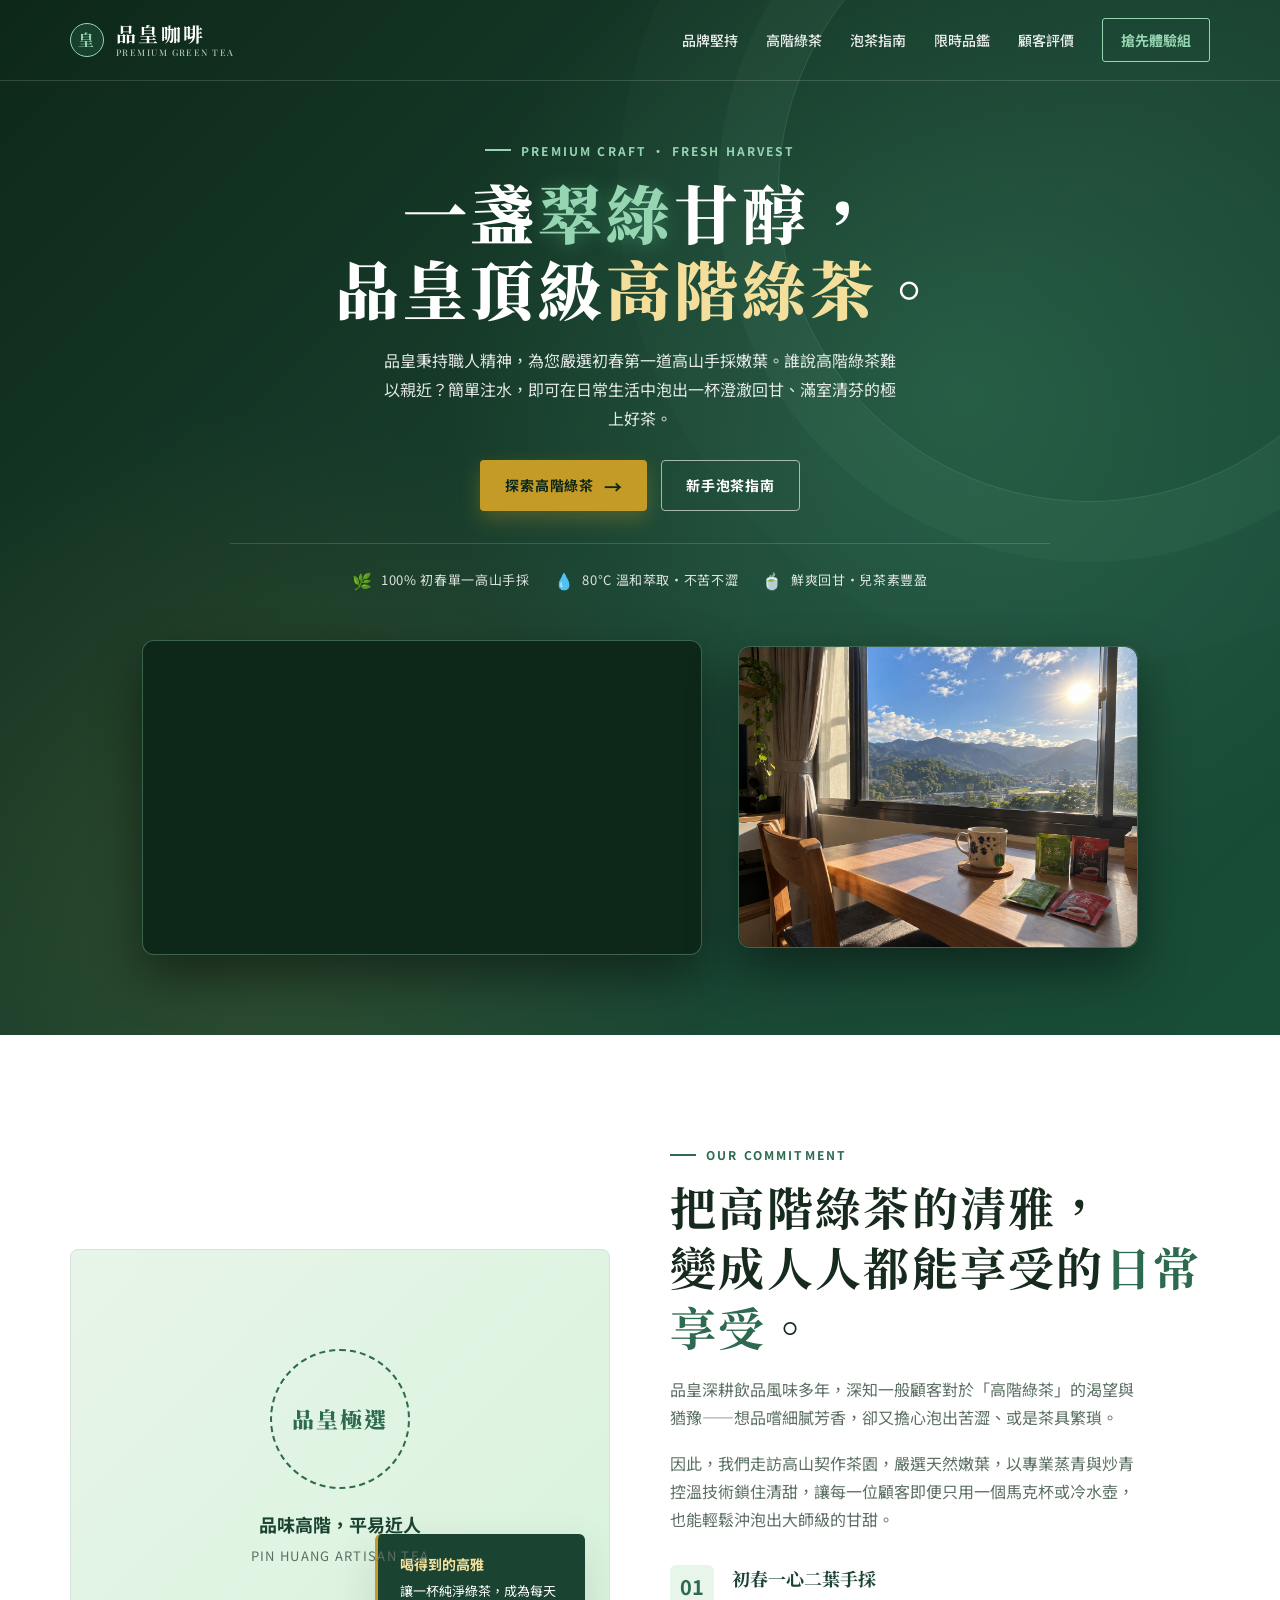
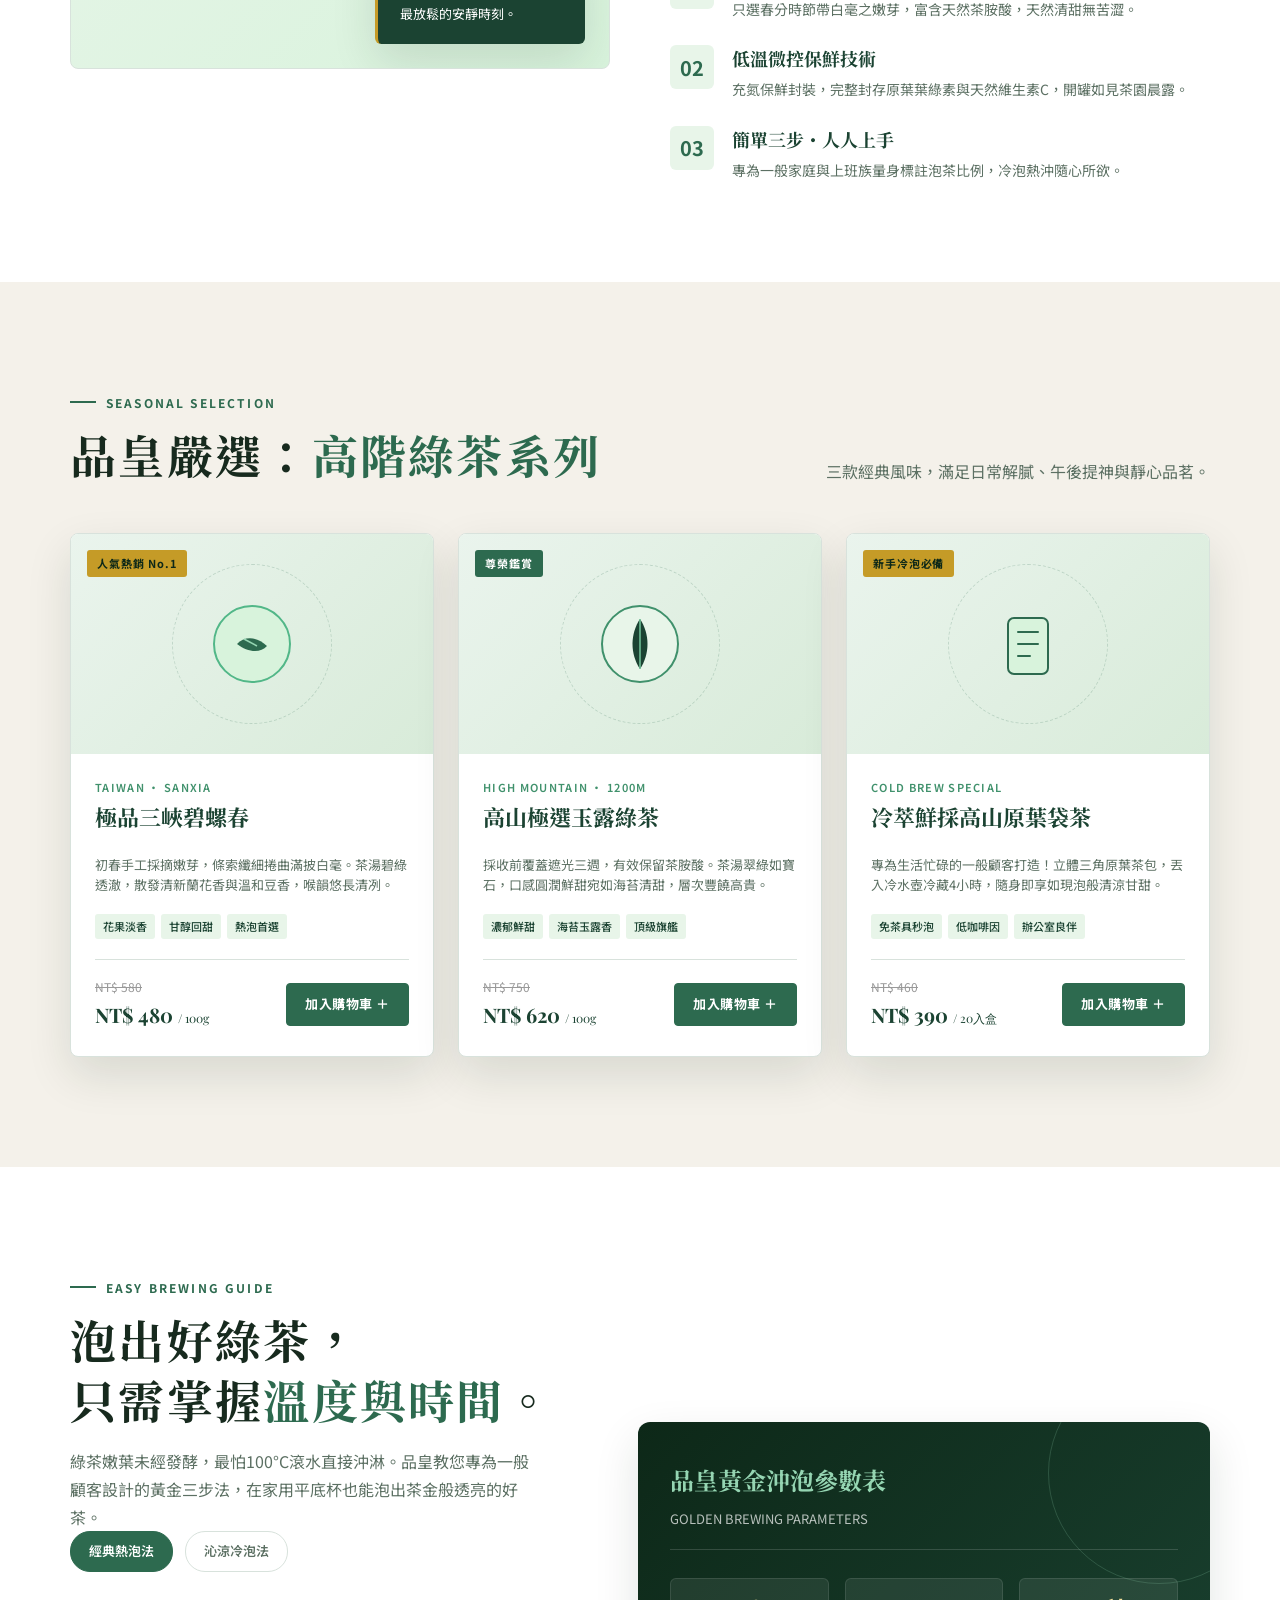
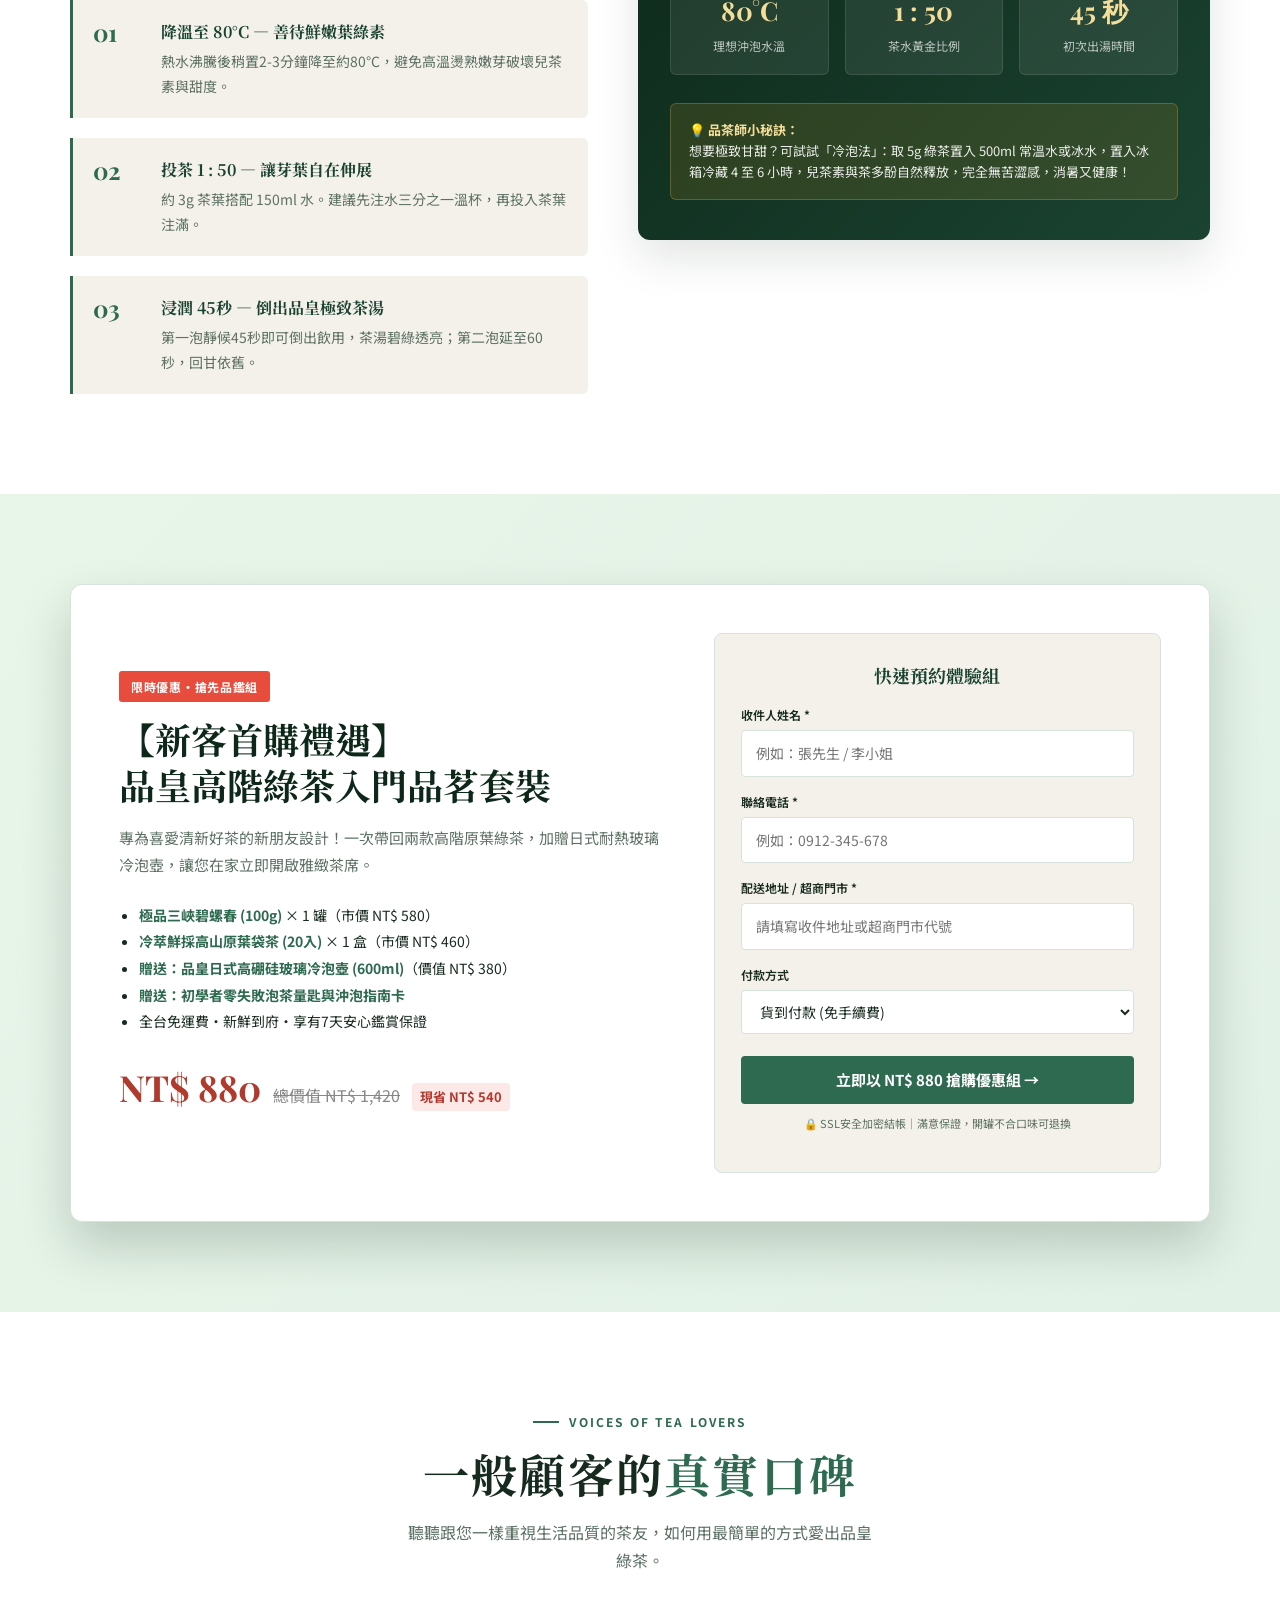
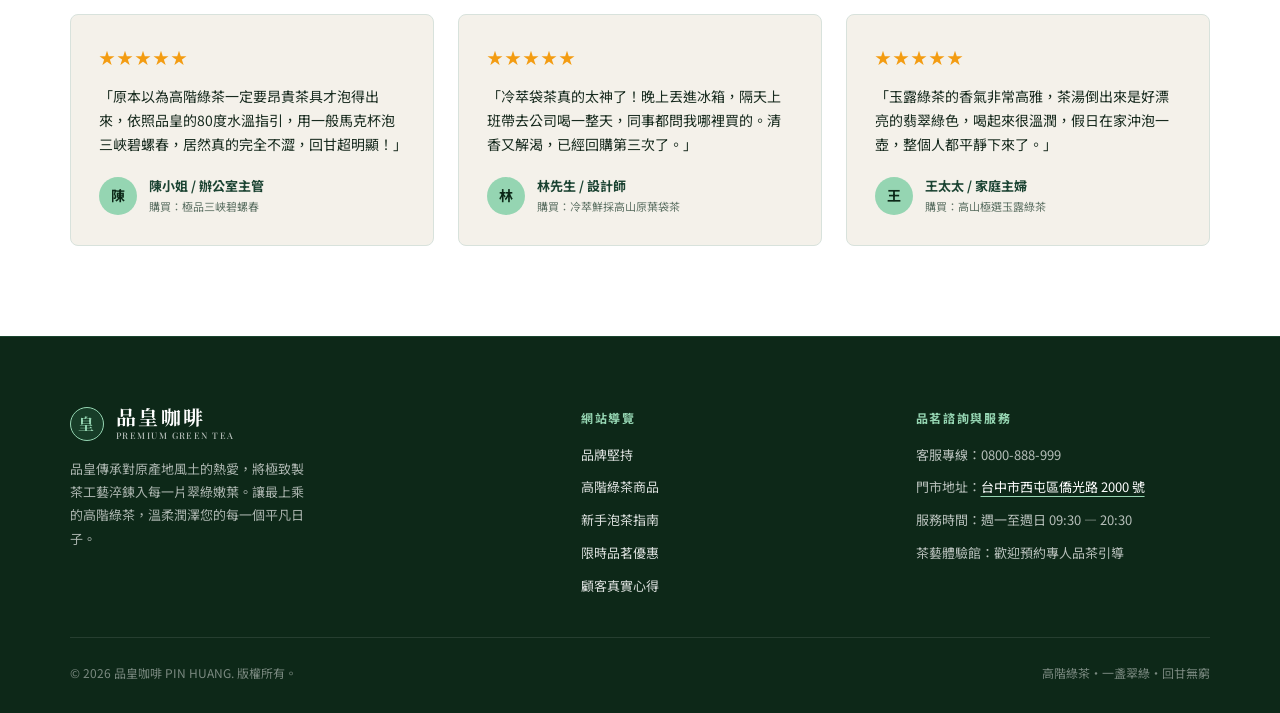
<file: onepage3/index.html>
<!DOCTYPE html>
<html lang="zh-Hant">
<head>
  <meta charset="UTF-8">
  <meta name="viewport" content="width=device-width, initial-scale=1.0">
  <meta name="description" content="品皇咖啡嚴選高階綠茶系列，專為喜愛清新甘甜的顧客精選初春手採嫩葉。零門檻泡茶指引，輕鬆泡出鮮爽回甘的極品綠茶。">
  <title>品皇咖啡｜高階綠茶・一盞翠綠的甘醇日常</title>
  <link rel="preconnect" href="https://fonts.googleapis.com">
  <link rel="preconnect" href="https://fonts.gstatic.com" crossorigin>
  <link href="https://fonts.googleapis.com/css2?family=Noto+Sans+TC:wght@400;500;600;700&family=Noto+Serif+TC:wght@500;600;700;900&family=Playfair+Display:ital,wght@0,600;0,700;1,600&display=swap" rel="stylesheet">
  <style>
    :root {
      --deep-forest: #0d2818;
      --tea-dark: #1b4332;
      --tea-primary: #2d6a4f;
      --tea-medium: #40916c;
      --tea-light: #52b788;
      --tea-bud: #95d5b2;
      --tea-mist: #e8f5e9;
      --cream: #faf8f5;
      --paper: #f4f1ea;
      --gold: #c59b27;
      --gold-light: #f3df9b;
      --ink: #172a1e;
      --muted: #5c7063;
      --line: #d8e2dc;
      --shadow: 0 18px 45px rgba(13, 40, 24, 0.12);
      --shadow-hover: 0 24px 50px rgba(13, 40, 24, 0.2);
    }

    * { box-sizing: border-box; }
    html { scroll-behavior: smooth; }
    body {
      margin: 0;
      color: var(--ink);
      background: var(--cream);
      font-family: "Noto Sans TC", sans-serif;
      font-size: 16px;
      line-height: 1.75;
      -webkit-font-smoothing: antialiased;
    }

    a { color: inherit; text-decoration: none; }
    button, input, select, textarea { font: inherit; }
    button { cursor: pointer; }
    .wrap { width: min(1140px, calc(100% - 48px)); margin: 0 auto; }
    .serif { font-family: "Noto Serif TC", serif; }

    /* Utilities */
    .eyebrow {
      display: inline-flex;
      align-items: center;
      gap: 10px;
      margin: 0 0 12px;
      color: var(--tea-primary);
      font-size: 12px;
      font-weight: 700;
      letter-spacing: 0.18em;
      text-transform: uppercase;
    }
    .eyebrow::before {
      content: "";
      width: 26px;
      height: 2px;
      background: currentColor;
    }
    .section-title {
      margin: 0;
      font: 700 clamp(30px, 4vw, 46px) / 1.3 "Noto Serif TC", serif;
      letter-spacing: 0.05em;
    }
    .section-title em {
      color: var(--tea-primary);
      font-style: normal;
      position: relative;
    }
    .section-copy {
      max-width: 52ch;
      margin: 18px 0 0;
      color: var(--muted);
      font-size: 16px;
    }

    /* Buttons */
    .button {
      display: inline-flex;
      align-items: center;
      justify-content: center;
      gap: 10px;
      min-height: 50px;
      padding: 12px 24px;
      border: 1px solid transparent;
      border-radius: 4px;
      font-size: 14px;
      font-weight: 700;
      letter-spacing: 0.05em;
      transition: all 0.25s ease;
    }
    .button:hover { transform: translateY(-2px); }
    .button:focus-visible, a:focus-visible, input:focus-visible, select:focus-visible {
      outline: 3px solid var(--tea-bud);
      outline-offset: 4px;
    }
    .button-primary {
      color: #fff;
      background: var(--tea-primary);
      box-shadow: 0 8px 20px rgba(45, 106, 79, 0.25);
    }
    .button-primary:hover {
      background: var(--tea-dark);
      box-shadow: 0 12px 26px rgba(27, 67, 50, 0.3);
    }
    .button-gold {
      color: var(--deep-forest);
      background: var(--gold);
      box-shadow: 0 8px 20px rgba(197, 155, 39, 0.3);
    }
    .button-gold:hover {
      background: #d8aa2b;
      box-shadow: 0 12px 26px rgba(197, 155, 39, 0.4);
    }
    .button-outline {
      color: #fff;
      border-color: rgba(255, 255, 255, 0.6);
      background: transparent;
    }
    .button-outline:hover {
      background: rgba(255, 255, 255, 0.12);
      border-color: #fff;
    }
    .arrow { font-size: 18px; line-height: 1; transition: transform 0.2s; }
    .button:hover .arrow { transform: translateX(3px); }

    /* Header & Nav */
    .site-header {
      position: absolute;
      z-index: 20;
      top: 0;
      left: 0;
      width: 100%;
      color: #fff;
      border-bottom: 1px solid rgba(255, 255, 255, 0.15);
      transition: background 0.3s;
    }
    .nav {
      display: flex;
      align-items: center;
      justify-content: space-between;
      min-height: 80px;
    }
    .brand {
      display: flex;
      align-items: center;
      gap: 12px;
      font: 700 20px / 1 "Noto Serif TC", serif;
      letter-spacing: 0.12em;
    }
    .brand-mark {
      display: grid;
      width: 34px;
      height: 34px;
      place-items: center;
      border: 1.5px solid var(--tea-bud);
      border-radius: 50%;
      color: var(--tea-bud);
      font-size: 16px;
      background: rgba(82, 183, 136, 0.15);
    }
    .brand small {
      display: block;
      margin-top: 4px;
      color: rgba(255, 255, 255, 0.7);
      font: 500 9px / 1 "Playfair Display", sans-serif;
      letter-spacing: 0.16em;
    }
    .nav-links {
      display: flex;
      align-items: center;
      gap: 28px;
      font-size: 14px;
      font-weight: 500;
    }
    .nav-links a {
      position: relative;
      padding: 6px 0;
      color: rgba(255, 255, 255, 0.9);
      transition: color 0.2s;
    }
    .nav-links a:hover { color: #fff; }
    .nav-links a:not(.nav-cta)::after {
      content: "";
      position: absolute;
      right: 0;
      bottom: 0;
      left: 0;
      height: 2px;
      background: var(--tea-bud);
      transform: scaleX(0);
      transform-origin: right;
      transition: transform 0.25s;
    }
    .nav-links a:not(.nav-cta):hover::after {
      transform: scaleX(1);
      transform-origin: left;
    }
    .nav-cta {
      padding: 9px 18px !important;
      border: 1px solid var(--tea-bud);
      border-radius: 3px;
      color: var(--tea-bud) !important;
      font-weight: 700;
      transition: all 0.2s;
    }
    .nav-cta:hover {
      color: var(--deep-forest) !important;
      background: var(--tea-bud);
    }
    .menu-toggle {
      display: none;
      border: 0;
      color: #fff;
      background: transparent;
      font-size: 24px;
    }

    /* Hero Section */
    .hero {
      position: relative;
      min-height: 800px;
      overflow: hidden;
      color: #fff;
      background: linear-gradient(135deg, var(--deep-forest) 0%, var(--tea-dark) 55%, #184e38 100%);
      padding: 130px 0 80px;
    }
    .hero::before {
      content: "";
      position: absolute;
      inset: 0;
      background:
        radial-gradient(circle at 75% 38%, rgba(82, 183, 136, 0.22) 0%, transparent 45%),
        radial-gradient(circle at 20% 85%, rgba(197, 155, 39, 0.12) 0%, transparent 35%);
      pointer-events: none;
    }
    .hero::after {
      content: "";
      position: absolute;
      top: -120px;
      right: -120px;
      width: 620px;
      height: 620px;
      border: 1px solid rgba(149, 213, 178, 0.18);
      border-radius: 50%;
      box-shadow: 0 0 0 60px rgba(149, 213, 178, 0.04), 0 0 0 160px rgba(149, 213, 178, 0.02);
      pointer-events: none;
    }
    .hero-wrap {
      position: relative;
      z-index: 2;
    }
    .hero-header {
      max-width: 820px;
      margin: 0 auto 46px;
      text-align: center;
    }
    .hero .eyebrow {
      color: var(--tea-bud);
      justify-content: center;
    }
    .hero-title {
      margin: 0;
      font: 900 clamp(40px, 5.2vw, 64px) / 1.2 "Noto Serif TC", serif;
      letter-spacing: 0.06em;
    }
    .hero-title .highlight {
      color: var(--tea-bud);
      text-shadow: 0 2px 18px rgba(82, 183, 136, 0.4);
    }
    .hero-title .gold-accent {
      color: var(--gold-light);
    }
    .hero-lede {
      max-width: 58ch;
      margin: 20px auto 28px;
      color: rgba(255, 255, 255, 0.88);
      font-size: 16px;
      line-height: 1.8;
    }
    .hero-actions {
      display: flex;
      flex-wrap: wrap;
      justify-content: center;
      gap: 14px;
    }
    .hero-badges {
      display: flex;
      flex-wrap: wrap;
      justify-content: center;
      gap: 24px;
      margin-top: 32px;
      padding-top: 22px;
      border-top: 1px solid rgba(255, 255, 255, 0.15);
    }
    .hero-badge-item {
      display: flex;
      align-items: center;
      gap: 8px;
      font-size: 13px;
      color: rgba(255, 255, 255, 0.85);
      letter-spacing: 0.05em;
    }
    .hero-badge-icon {
      color: var(--tea-bud);
      font-size: 16px;
    }

    /* Hero Media Grid (規格：左為影片崁入，右欄圖片 images\hero.jpg 寬400高300) */
    .hero-media-grid {
      display: grid;
      grid-template-columns: minmax(0, 560px) minmax(0, 400px);
      gap: 36px;
      align-items: center;
      justify-content: center;
      margin-top: 40px;
    }
    .hero-video-box {
      width: 100%;
      max-width: 560px;
      aspect-ratio: 16 / 9;
      border-radius: 12px;
      overflow: hidden;
      box-shadow: 0 22px 50px rgba(0, 0, 0, 0.45);
      border: 1px solid rgba(149, 213, 178, 0.35);
      background: var(--deep-forest);
    }
    .hero-video-box iframe {
      width: 100%;
      height: 100%;
      border: 0;
      display: block;
    }
    .hero-photo-box {
      width: 100%;
      max-width: 400px;
      border-radius: 12px;
      overflow: hidden;
      box-shadow: 0 22px 50px rgba(0, 0, 0, 0.45);
      border: 1px solid rgba(149, 213, 178, 0.35);
      background: rgba(13, 40, 24, 0.85);
      line-height: 0;
      transition: transform 0.35s ease, box-shadow 0.35s ease;
    }
    .hero-photo-box:hover {
      transform: translateY(-4px);
      box-shadow: 0 28px 60px rgba(0, 0, 0, 0.55);
    }
    .hero-photo {
      display: block;
      width: 400px;
      max-width: 100%;
      height: 300px;
      object-fit: cover;
      border-radius: 12px;
    }

    /* Philosophy / Brand Value */
    .philosophy {
      padding: 100px 0;
      background: #fff;
      position: relative;
    }
    .phil-grid {
      display: grid;
      grid-template-columns: 1fr 1fr;
      gap: 60px;
      align-items: center;
    }
    .phil-visual {
      position: relative;
      min-height: 420px;
      background: linear-gradient(135deg, var(--tea-mist) 0%, #d8f3dc 100%);
      border-radius: 8px;
      overflow: hidden;
      display: flex;
      align-items: center;
      justify-content: center;
      border: 1px solid var(--line);
    }
    .phil-leaf-box {
      text-align: center;
      padding: 40px;
      position: relative;
      z-index: 2;
    }
    .phil-stamp {
      width: 140px;
      height: 140px;
      margin: 0 auto 20px;
      border: 2px dashed var(--tea-primary);
      border-radius: 50%;
      display: grid;
      place-items: center;
      color: var(--tea-primary);
      font: 700 14px "Noto Serif TC", serif;
      letter-spacing: 0.15em;
      position: relative;
    }
    .phil-stamp::before {
      content: "品皇極選";
      font-size: 22px;
      font-weight: 900;
    }
    .phil-floating-card {
      position: absolute;
      bottom: 24px;
      right: 24px;
      background: var(--tea-dark);
      color: #fff;
      padding: 18px 22px;
      border-radius: 6px;
      box-shadow: var(--shadow);
      font-size: 13px;
      max-width: 210px;
      border-left: 3px solid var(--gold);
    }
    .phil-floating-card b {
      display: block;
      color: var(--gold-light);
      margin-bottom: 4px;
      font-size: 14px;
    }

    .feature-list {
      display: grid;
      gap: 24px;
      margin-top: 32px;
    }
    .feature-item {
      display: flex;
      gap: 18px;
      align-items: flex-start;
    }
    .feature-icon-box {
      flex-shrink: 0;
      width: 44px;
      height: 44px;
      border-radius: 6px;
      background: var(--tea-mist);
      color: var(--tea-primary);
      display: grid;
      place-items: center;
      font-size: 20px;
      font-weight: bold;
    }
    .feature-item h3 {
      margin: 0 0 6px;
      font: 700 18px "Noto Serif TC", serif;
      color: var(--tea-dark);
    }
    .feature-item p {
      margin: 0;
      color: var(--muted);
      font-size: 14px;
    }

    /* Product Showcase */
    .products {
      padding: 100px 0 110px;
      background: var(--paper);
    }
    .section-head {
      display: flex;
      align-items: flex-end;
      justify-content: space-between;
      gap: 30px;
      margin-bottom: 48px;
    }
    .product-grid {
      display: grid;
      grid-template-columns: repeat(3, 1fr);
      gap: 24px;
    }
    .product-card {
      background: #fff;
      border: 1px solid var(--line);
      border-radius: 8px;
      overflow: hidden;
      display: flex;
      flex-direction: column;
      box-shadow: var(--shadow);
      transition: transform 0.28s ease, box-shadow 0.28s ease;
      position: relative;
    }
    .product-card:hover {
      transform: translateY(-6px);
      box-shadow: var(--shadow-hover);
    }
    .product-ribbon {
      position: absolute;
      top: 16px;
      left: 16px;
      z-index: 2;
      padding: 4px 10px;
      border-radius: 3px;
      font-size: 11px;
      font-weight: 700;
      letter-spacing: 0.08em;
      background: var(--tea-primary);
      color: #fff;
    }
    .product-ribbon.popular {
      background: var(--gold);
      color: var(--deep-forest);
    }
    .product-thumb {
      height: 220px;
      background: linear-gradient(135deg, #eaf4ed 0%, #d8ebd9 100%);
      position: relative;
      display: flex;
      align-items: center;
      justify-content: center;
      overflow: hidden;
    }
    .leaf-deco {
      position: absolute;
      width: 160px;
      height: 160px;
      border-radius: 50%;
      border: 1px dashed rgba(45, 106, 79, 0.2);
    }
    .product-illustration {
      width: 100px;
      height: 100px;
      position: relative;
      z-index: 2;
    }
    .product-body {
      padding: 24px;
      display: flex;
      flex-direction: column;
      flex: 1;
    }
    .product-origin {
      font-size: 11px;
      font-weight: 600;
      color: var(--tea-medium);
      letter-spacing: 0.12em;
      margin-bottom: 6px;
      text-transform: uppercase;
    }
    .product-title {
      margin: 0 0 10px;
      font: 700 22px / 1.3 "Noto Serif TC", serif;
      color: var(--tea-dark);
    }
    .product-notes {
      font-size: 13px;
      color: var(--muted);
      margin-bottom: 18px;
      line-height: 1.6;
      flex: 1;
    }
    .flavor-tags {
      display: flex;
      flex-wrap: wrap;
      gap: 6px;
      margin-bottom: 20px;
    }
    .flavor-tag {
      padding: 3px 8px;
      background: var(--tea-mist);
      color: var(--tea-dark);
      font-size: 11px;
      border-radius: 3px;
      font-weight: 500;
    }
    .product-footer {
      display: flex;
      align-items: center;
      justify-content: space-between;
      padding-top: 16px;
      border-top: 1px solid var(--line);
    }
    .price-box {
      display: flex;
      flex-direction: column;
    }
    .original-price {
      font-size: 12px;
      color: #999;
      text-decoration: line-through;
    }
    .current-price {
      font-size: 20px;
      font-weight: 700;
      color: var(--tea-dark);
      font-family: "Playfair Display", serif;
    }
    .buy-btn {
      padding: 9px 18px;
      border: 1px solid var(--tea-primary);
      border-radius: 4px;
      background: var(--tea-primary);
      color: #fff;
      font-size: 13px;
      font-weight: 700;
      letter-spacing: 0.04em;
      transition: all 0.2s;
    }
    .buy-btn:hover {
      background: var(--tea-dark);
      border-color: var(--tea-dark);
      transform: translateY(-2px);
    }

    /* Brewing Guide */
    .brew-guide {
      padding: 100px 0;
      background: #fff;
    }
    .brew-grid {
      display: grid;
      grid-template-columns: 0.95fr 1.05fr;
      gap: 50px;
      align-items: center;
    }
    .brew-tabs {
      display: flex;
      gap: 12px;
      margin-bottom: 28px;
    }
    .brew-tab-btn {
      padding: 8px 18px;
      border: 1px solid var(--line);
      border-radius: 20px;
      background: transparent;
      color: var(--muted);
      font-size: 13px;
      font-weight: 600;
      transition: all 0.2s;
    }
    .brew-tab-btn.active {
      background: var(--tea-primary);
      color: #fff;
      border-color: var(--tea-primary);
    }
    .brew-step-list {
      display: grid;
      gap: 20px;
      margin-top: 24px;
    }
    .brew-step-card {
      display: grid;
      grid-template-columns: 50px 1fr;
      gap: 18px;
      padding: 20px;
      background: var(--paper);
      border-left: 3px solid var(--tea-primary);
      border-radius: 0 6px 6px 0;
      transition: transform 0.2s ease;
    }
    .brew-step-card:hover { transform: translateX(4px); }
    .brew-num {
      color: var(--tea-primary);
      font: 700 24px / 1 "Playfair Display", serif;
    }
    .brew-text h4 {
      margin: 0 0 6px;
      font: 700 16px "Noto Serif TC", serif;
      color: var(--tea-dark);
    }
    .brew-text p {
      margin: 0;
      font-size: 14px;
      color: var(--muted);
    }

    .brew-infographic {
      background: linear-gradient(135deg, var(--deep-forest) 0%, var(--tea-dark) 100%);
      border-radius: 12px;
      padding: 40px 32px;
      color: #fff;
      box-shadow: var(--shadow);
      position: relative;
      overflow: hidden;
    }
    .brew-infographic::before {
      content: "";
      position: absolute;
      top: -60px;
      right: -60px;
      width: 220px;
      height: 220px;
      border-radius: 50%;
      border: 1px solid rgba(149, 213, 178, 0.2);
    }
    .brew-info-head {
      margin-bottom: 28px;
      border-bottom: 1px solid rgba(255, 255, 255, 0.15);
      padding-bottom: 18px;
    }
    .brew-info-head h3 {
      margin: 0 0 6px;
      font: 700 24px "Noto Serif TC", serif;
      color: var(--tea-bud);
    }
    .param-grid {
      display: grid;
      grid-template-columns: repeat(3, 1fr);
      gap: 16px;
      text-align: center;
      margin-bottom: 28px;
    }
    .param-card {
      background: rgba(255, 255, 255, 0.08);
      padding: 16px 10px;
      border-radius: 6px;
      border: 1px solid rgba(255, 255, 255, 0.1);
    }
    .param-card .value {
      font: 700 26px / 1.2 "Playfair Display", serif;
      color: var(--gold-light);
      display: block;
      margin-bottom: 4px;
    }
    .param-card .label {
      font-size: 12px;
      color: rgba(255, 255, 255, 0.7);
    }
    .brew-tip-box {
      background: rgba(197, 155, 39, 0.15);
      border: 1px solid rgba(197, 155, 39, 0.35);
      border-radius: 6px;
      padding: 16px 18px;
      font-size: 13px;
      color: rgba(255, 255, 255, 0.9);
      line-height: 1.6;
    }
    .brew-tip-box strong { color: var(--gold-light); }

    /* Special Offer / Promotional CTA */
    .promo-section {
      padding: 90px 0;
      background: linear-gradient(135deg, var(--tea-mist) 0%, #e2f1e6 100%);
      position: relative;
    }
    .promo-card {
      background: #fff;
      border-radius: 12px;
      border: 1px solid var(--line);
      box-shadow: var(--shadow-hover);
      padding: 48px;
      display: grid;
      grid-template-columns: 1.1fr 0.9fr;
      gap: 48px;
      align-items: center;
    }
    .promo-badge {
      display: inline-block;
      padding: 5px 12px;
      background: #e74c3c;
      color: #fff;
      font-size: 12px;
      font-weight: 700;
      border-radius: 3px;
      letter-spacing: 0.06em;
      margin-bottom: 14px;
    }
    .promo-title {
      margin: 0 0 16px;
      font: 700 clamp(26px, 3.5vw, 36px) / 1.3 "Noto Serif TC", serif;
      color: var(--deep-forest);
    }
    .promo-desc {
      color: var(--muted);
      font-size: 15px;
      margin-bottom: 24px;
    }
    .promo-list {
      margin: 0 0 28px;
      padding-left: 20px;
      color: var(--ink);
      font-size: 14px;
      line-height: 1.9;
    }
    .promo-list li strong { color: var(--tea-primary); }
    .promo-price-tag {
      display: flex;
      align-items: baseline;
      gap: 12px;
      margin-bottom: 24px;
    }
    .promo-now {
      font: 700 36px "Playfair Display", serif;
      color: #b03a2e;
    }
    .promo-was {
      font-size: 16px;
      color: #888;
      text-decoration: line-through;
    }

    /* Quick Order Form */
    .order-box {
      background: var(--paper);
      padding: 28px 26px;
      border-radius: 8px;
      border: 1px solid var(--line);
    }
    .order-box h4 {
      margin: 0 0 16px;
      font: 700 18px "Noto Serif TC", serif;
      color: var(--tea-dark);
      text-align: center;
    }
    .form-group { margin-bottom: 14px; }
    .form-group label {
      display: block;
      font-size: 12px;
      font-weight: 600;
      color: var(--ink);
      margin-bottom: 5px;
    }
    .form-input {
      width: 100%;
      padding: 10px 14px;
      border: 1px solid var(--line);
      border-radius: 4px;
      background: #fff;
      font-size: 14px;
      color: var(--ink);
      outline: none;
      transition: border-color 0.2s;
    }
    .form-input:focus { border-color: var(--tea-primary); }
    .order-submit-btn {
      width: 100%;
      min-height: 48px;
      margin-top: 8px;
      background: var(--tea-primary);
      color: #fff;
      border: none;
      border-radius: 4px;
      font-size: 15px;
      font-weight: 700;
      transition: background 0.2s;
    }
    .order-submit-btn:hover { background: var(--tea-dark); }
    .order-guarantee {
      margin-top: 10px;
      text-align: center;
      font-size: 11px;
      color: var(--muted);
    }

    /* Customer Reviews */
    .reviews {
      padding: 90px 0;
      background: #fff;
    }
    .review-grid {
      display: grid;
      grid-template-columns: repeat(3, 1fr);
      gap: 24px;
      margin-top: 40px;
    }
    .review-card {
      padding: 28px;
      background: var(--paper);
      border-radius: 8px;
      border: 1px solid var(--line);
      position: relative;
    }
    .stars {
      color: #f39c12;
      font-size: 16px;
      margin-bottom: 12px;
      letter-spacing: 2px;
    }
    .review-text {
      font-size: 14px;
      color: var(--ink);
      line-height: 1.7;
      margin-bottom: 18px;
    }
    .reviewer {
      display: flex;
      align-items: center;
      gap: 12px;
    }
    .reviewer-avatar {
      width: 38px;
      height: 38px;
      border-radius: 50%;
      background: var(--tea-bud);
      color: var(--deep-forest);
      display: grid;
      place-items: center;
      font-weight: bold;
      font-size: 14px;
    }
    .reviewer-name {
      font-weight: 700;
      font-size: 13px;
      color: var(--tea-dark);
    }
    .reviewer-tag {
      font-size: 11px;
      color: var(--muted);
    }

    /* Footer */
    footer {
      color: rgba(255, 255, 255, 0.7);
      background: var(--deep-forest);
      padding: 70px 0 30px;
      border-top: 1px solid rgba(82, 183, 136, 0.2);
    }
    .footer-top {
      display: grid;
      grid-template-columns: 1.6fr 1fr 1fr;
      gap: 40px;
      padding-bottom: 40px;
      border-bottom: 1px solid rgba(255, 255, 255, 0.1);
    }
    .footer-brand { color: #fff; }
    .footer-brand p {
      max-width: 34ch;
      margin: 16px 0 0;
      font-size: 13px;
      line-height: 1.8;
      color: rgba(255, 255, 255, 0.65);
    }
    .footer-heading {
      margin: 0 0 16px;
      color: var(--tea-bud);
      font-size: 12px;
      font-weight: 700;
      letter-spacing: 0.14em;
      text-transform: uppercase;
    }
    .footer-list {
      margin: 0;
      padding: 0;
      list-style: none;
      font-size: 13px;
    }
    .footer-list li + li { margin-top: 10px; }
    .footer-list a {
      color: rgba(255, 255, 255, 0.85);
      transition: color 0.2s;
    }
    .footer-list a:hover { color: #fff; }

    /* Footer Address Map Link (規格：點擊連結至 Google Maps) */
    .footer-map-link {
      color: #fff !important;
      text-decoration: underline !important;
      text-underline-offset: 4px;
      text-decoration-color: var(--tea-bud) !important;
      transition: color 0.2s, text-decoration-color 0.2s;
    }
    .footer-map-link:hover {
      color: var(--tea-bud) !important;
      text-decoration-color: #fff !important;
    }

    .footer-bottom {
      display: flex;
      justify-content: space-between;
      gap: 20px;
      padding-top: 24px;
      font-size: 12px;
      color: rgba(255, 255, 255, 0.45);
    }

    /* Toast Notification */
    .toast {
      position: fixed;
      right: 24px;
      bottom: 24px;
      z-index: 50;
      max-width: min(360px, calc(100% - 48px));
      padding: 14px 20px;
      border-left: 4px solid var(--gold);
      color: #fff;
      background: var(--deep-forest);
      box-shadow: 0 12px 35px rgba(0, 0, 0, 0.35);
      border-radius: 4px;
      font-size: 14px;
      line-height: 1.5;
      opacity: 0;
      pointer-events: none;
      transform: translateY(16px);
      transition: opacity 0.28s ease, transform 0.28s ease;
    }
    .toast.show {
      opacity: 1;
      transform: translateY(0);
      pointer-events: auto;
    }

    /* Scroll Reveal */
    .reveal {
      opacity: 0;
      transform: translateY(22px);
      transition: opacity 0.6s cubic-bezier(0.16, 1, 0.3, 1), transform 0.6s cubic-bezier(0.16, 1, 0.3, 1);
    }
    .reveal.visible {
      opacity: 1;
      transform: translateY(0);
    }

    /* Responsive */
    @media (max-width: 960px) {
      .hero-media-grid {
        grid-template-columns: 1fr;
        justify-items: center;
        gap: 28px;
      }
      .hero-video-box, .hero-photo-box {
        max-width: 560px;
      }
      .hero-photo {
        width: 100%;
        max-width: 560px;
        height: auto;
        aspect-ratio: 400 / 300;
      }
      .product-grid { grid-template-columns: repeat(2, 1fr); }
      .product-card:last-child { grid-column: span 2; }
      .review-grid { grid-template-columns: 1fr; }
      .promo-card { grid-template-columns: 1fr; gap: 32px; }
      .brew-grid { grid-template-columns: 1fr; }
      .phil-grid { grid-template-columns: 1fr; }
    }

    @media (max-width: 820px) {
      .nav { min-height: 68px; }
      .menu-toggle { display: block; }
      .nav-links {
        position: absolute;
        top: 68px;
        right: 0;
        left: 0;
        display: grid;
        gap: 0;
        max-height: 0;
        overflow: hidden;
        background: var(--deep-forest);
        transition: max-height 0.3s ease;
      }
      .nav-links.open {
        max-height: 340px;
        border-top: 1px solid rgba(255, 255, 255, 0.1);
        padding-bottom: 16px;
      }
      .nav-links a {
        padding: 13px 24px;
        border-bottom: 1px solid rgba(255, 255, 255, 0.08);
      }
      .nav-links .nav-cta {
        margin: 12px 24px 0;
        text-align: center;
      }
      .hero { padding-top: 110px; }
      .footer-top { grid-template-columns: 1fr; gap: 30px; }
    }

    @media (max-width: 560px) {
      .wrap { width: min(100% - 32px, 1140px); }
      .hero-title { font-size: 34px; }
      .hero-lede { font-size: 14px; }
      .product-grid { grid-template-columns: 1fr; }
      .product-card:last-child { grid-column: auto; }
      .section-head { flex-direction: column; align-items: flex-start; gap: 12px; }
      .param-grid { grid-template-columns: 1fr; }
      .promo-card { padding: 24px 18px; }
      .footer-bottom { flex-direction: column; gap: 8px; }
    }

    @media (prefers-reduced-motion: reduce) {
      html { scroll-behavior: auto; }
      *, *::before, *::after {
        transition-duration: 0.01ms !important;
        animation-duration: 0.01ms !important;
      }
      .reveal { opacity: 1; transform: none; }
    }
  </style>
</head>
<body>

  <!-- Header -->
  <header class="site-header" id="top">
    <nav class="nav wrap" aria-label="主要導覽">
      <a class="brand" href="#top" aria-label="回到品皇咖啡高階綠茶首頁">
        <span class="brand-mark">皇</span>
        <span>品皇咖啡<small>PREMIUM GREEN TEA</small></span>
      </a>
      <button class="menu-toggle" type="button" aria-label="開啟導覽選單" aria-expanded="false" aria-controls="navLinks">☰</button>
      <div class="nav-links" id="navLinks">
        <a href="#story">品牌堅持</a>
        <a href="#products">高階綠茶</a>
        <a href="#brew">泡茶指南</a>
        <a href="#offers">限時品鑑</a>
        <a href="#reviews">顧客評價</a>
        <a class="nav-cta" href="#offers">搶先體驗組</a>
      </div>
    </nav>
  </header>

  <main>
    <!-- Hero Section (規格：左為影片崁入、右欄圖片 images\hero.jpg 寬400高300) -->
    <section class="hero" aria-labelledby="heroTitle">
      <div class="wrap hero-wrap">
        <div class="hero-header reveal">
          <p class="eyebrow">PREMIUM CRAFT · FRESH HARVEST</p>
          <h1 class="hero-title" id="heroTitle">
            一盞<span class="highlight">翠綠</span>甘醇，<br>
            品皇頂級<span class="gold-accent">高階綠茶</span>。
          </h1>
          <p class="hero-lede">
            品皇秉持職人精神，為您嚴選初春第一道高山手採嫩葉。誰說高階綠茶難以親近？簡單注水，即可在日常生活中泡出一杯澄澈回甘、滿室清芬的極上好茶。
          </p>
          <div class="hero-actions">
            <a class="button button-gold" href="#products">探索高階綠茶 <span class="arrow">→</span></a>
            <a class="button button-outline" href="#brew">新手泡茶指南</a>
          </div>
          <div class="hero-badges">
            <div class="hero-badge-item"><span class="hero-badge-icon">🌿</span> 100% 初春單一高山手採</div>
            <div class="hero-badge-item"><span class="hero-badge-icon">💧</span> 80°C 溫和萃取・不苦不澀</div>
            <div class="hero-badge-item"><span class="hero-badge-icon">🍵</span> 鮮爽回甘・兒茶素豐盈</div>
          </div>
        </div>

        <!-- 媒體展示：左為影片崁入，右欄圖片 -->
        <div class="hero-media-grid reveal">
          <div class="hero-video-box">
            <iframe width="560" height="315" src="https://www.youtube.com/embed/hMOYa4EBntI" title="品皇咖啡高階綠茶沖泡與品茗影片" allow="accelerometer; autoplay; clipboard-write; encrypted-media; gyroscope; picture-in-picture; web-share" allowfullscreen></iframe>
          </div>
          <div class="hero-photo-box">
            <img class="hero-photo" src="images/hero.jpg" alt="品皇咖啡高階綠茶手沖與窗外山景" width="400" height="300" onerror="this.onerror=null;this.src='images/hero.png';">
          </div>
        </div>
      </div>
    </section>

    <!-- Brand Philosophy (高階綠茶風格、一般顧客安心選) -->
    <section class="philosophy" id="story" aria-labelledby="storyTitle">
      <div class="wrap phil-grid">
        <div class="phil-visual reveal">
          <div class="phil-leaf-box">
            <div class="phil-stamp"></div>
            <p style="margin:0; font-weight:700; color:var(--tea-dark); font-size:18px;">品味高階，平易近人</p>
            <span style="font-size:13px; color:var(--muted); letter-spacing:0.1em;">PIN HUANG ARTISAN TEA</span>
          </div>
          <div class="phil-floating-card">
            <b>喝得到的高雅</b>
            讓一杯純淨綠茶，成為每天最放鬆的安靜時刻。
          </div>
        </div>

        <div class="reveal">
          <p class="eyebrow">OUR COMMITMENT</p>
          <h2 class="section-title" id="storyTitle">
            把高階綠茶的清雅，<br>
            變成人人都能享受的<em>日常享受</em>。
          </h2>
          <p class="section-copy">
            品皇深耕飲品風味多年，深知一般顧客對於「高階綠茶」的渴望與猶豫——想品嚐細膩芳香，卻又擔心泡出苦澀、或是茶具繁瑣。
          </p>
          <p class="section-copy">
            因此，我們走訪高山契作茶園，嚴選天然嫩葉，以專業蒸青與炒青控溫技術鎖住清甜，讓每一位顧客即便只用一個馬克杯或冷水壺，也能輕鬆沖泡出大師級的甘甜。
          </p>

          <div class="feature-list">
            <div class="feature-item">
              <div class="feature-icon-box">01</div>
              <div>
                <h3>初春一心二葉手採</h3>
                <p>只選春分時節帶白毫之嫩芽，富含天然茶胺酸，天然清甜無苦澀。</p>
              </div>
            </div>
            <div class="feature-item">
              <div class="feature-icon-box">02</div>
              <div>
                <h3>低溫微控保鮮技術</h3>
                <p>充氮保鮮封裝，完整封存原葉葉綠素與天然維生素C，開罐如見茶園晨露。</p>
              </div>
            </div>
            <div class="feature-item">
              <div class="feature-icon-box">03</div>
              <div>
                <h3>簡單三步・人人上手</h3>
                <p>專為一般家庭與上班族量身標註泡茶比例，冷泡熱沖隨心所欲。</p>
              </div>
            </div>
          </div>
        </div>
      </div>
    </section>

    <!-- Products Section (吸引客戶買綠茶) -->
    <section class="products" id="products" aria-labelledby="productsTitle">
      <div class="wrap">
        <div class="section-head reveal">
          <div>
            <p class="eyebrow">SEASONAL SELECTION</p>
            <h2 class="section-title" id="productsTitle">
              品皇嚴選：<em>高階綠茶系列</em>
            </h2>
          </div>
          <p class="section-copy">
            三款經典風味，滿足日常解膩、午後提神與靜心品茗。
          </p>
        </div>

        <div class="product-grid">
          <!-- Product 1 -->
          <article class="product-card reveal">
            <span class="product-ribbon popular">人氣熱銷 No.1</span>
            <div class="product-thumb">
              <div class="leaf-deco"></div>
              <svg class="product-illustration" viewBox="0 0 100 100" fill="none" aria-hidden="true">
                <circle cx="50" cy="50" r="38" fill="#d8f3dc" stroke="#52b788" stroke-width="2"/>
                <path d="M35 50C42 42 55 42 65 52C58 60 45 58 35 50Z" fill="#2d6a4f"/>
                <path d="M42 45L55 52" stroke="#95d5b2" stroke-width="1.5"/>
              </svg>
            </div>
            <div class="product-body">
              <span class="product-origin">TAIWAN · SANXIA</span>
              <h3 class="product-title">極品三峽碧螺春</h3>
              <p class="product-notes">
                初春手工採摘嫩芽，條索纖細捲曲滿披白毫。茶湯碧綠透澈，散發清新蘭花香與溫和豆香，喉韻悠長清冽。
              </p>
              <div class="flavor-tags">
                <span class="flavor-tag">花果淡香</span>
                <span class="flavor-tag">甘醇回甜</span>
                <span class="flavor-tag">熱泡首選</span>
              </div>
              <div class="product-footer">
                <div class="price-box">
                  <span class="original-price">NT$ 580</span>
                  <span class="current-price">NT$ 480 <small style="font-size:12px; font-weight:normal;">/ 100g</small></span>
                </div>
                <button class="buy-btn" type="button" data-product="極品三峽碧螺春" data-price="480">
                  加入購物車 ＋
                </button>
              </div>
            </div>
          </article>

          <!-- Product 2 -->
          <article class="product-card reveal">
            <span class="product-ribbon">尊榮鑑賞</span>
            <div class="product-thumb">
              <div class="leaf-deco"></div>
              <svg class="product-illustration" viewBox="0 0 100 100" fill="none" aria-hidden="true">
                <circle cx="50" cy="50" r="38" fill="#e8f5e9" stroke="#40916c" stroke-width="2"/>
                <path d="M50 25C40 40 40 60 50 75C60 60 60 40 50 25Z" fill="#1b4332"/>
                <path d="M50 25V75" stroke="#74c69d" stroke-width="1.5"/>
              </svg>
            </div>
            <div class="product-body">
              <span class="product-origin">HIGH MOUNTAIN · 1200M</span>
              <h3 class="product-title">高山極選玉露綠茶</h3>
              <p class="product-notes">
                採收前覆蓋遮光三週，有效保留茶胺酸。茶湯翠綠如寶石，口感圓潤鮮甜宛如海苔清甜，層次豐饒高貴。
              </p>
              <div class="flavor-tags">
                <span class="flavor-tag">濃郁鮮甜</span>
                <span class="flavor-tag">海苔玉露香</span>
                <span class="flavor-tag">頂級旗艦</span>
              </div>
              <div class="product-footer">
                <div class="price-box">
                  <span class="original-price">NT$ 750</span>
                  <span class="current-price">NT$ 620 <small style="font-size:12px; font-weight:normal;">/ 100g</small></span>
                </div>
                <button class="buy-btn" type="button" data-product="高山極選玉露綠茶" data-price="620">
                  加入購物車 ＋
                </button>
              </div>
            </div>
          </article>

          <!-- Product 3 -->
          <article class="product-card reveal">
            <span class="product-ribbon popular">新手冷泡必備</span>
            <div class="product-thumb">
              <div class="leaf-deco"></div>
              <svg class="product-illustration" viewBox="0 0 100 100" fill="none" aria-hidden="true">
                <rect x="30" y="24" width="40" height="56" rx="6" fill="#d8f3dc" stroke="#2d6a4f" stroke-width="2"/>
                <path d="M40 38H60M40 50H60M40 62H52" stroke="#2d6a4f" stroke-width="2" stroke-linecap="round"/>
              </svg>
            </div>
            <div class="product-body">
              <span class="product-origin">COLD BREW SPECIAL</span>
              <h3 class="product-title">冷萃鮮採高山原葉袋茶</h3>
              <p class="product-notes">
                專為生活忙碌的一般顧客打造！立體三角原葉茶包，丟入冷水壺冷藏4小時，隨身即享如現泡般清涼甘甜。
              </p>
              <div class="flavor-tags">
                <span class="flavor-tag">免茶具秒泡</span>
                <span class="flavor-tag">低咖啡因</span>
                <span class="flavor-tag">辦公室良伴</span>
              </div>
              <div class="product-footer">
                <div class="price-box">
                  <span class="original-price">NT$ 460</span>
                  <span class="current-price">NT$ 390 <small style="font-size:12px; font-weight:normal;">/ 20入盒</small></span>
                </div>
                <button class="buy-btn" type="button" data-product="冷萃鮮採高山原葉袋茶" data-price="390">
                  加入購物車 ＋
                </button>
              </div>
            </div>
          </article>
        </div>
      </div>
    </section>

    <!-- Brewing Guide (用途：泡綠茶，親民引導) -->
    <section class="brew-guide" id="brew" aria-labelledby="brewTitle">
      <div class="wrap brew-grid">
        <div class="reveal">
          <p class="eyebrow">EASY BREWING GUIDE</p>
          <h2 class="section-title" id="brewTitle">
            泡出好綠茶，<br>
            只需掌握<em>溫度與時間</em>。
          </h2>
          <p class="section-copy">
            綠茶嫩葉未經發酵，最怕100°C滾水直接沖淋。品皇教您專為一般顧客設計的黃金三步法，在家用平底杯也能泡出茶金般透亮的好茶。
          </p>

          <div class="brew-tabs" role="tablist">
            <button class="brew-tab-btn active" type="button" id="tabHot" aria-selected="true" onclick="switchBrewTab('hot')">經典熱泡法</button>
            <button class="brew-tab-btn" type="button" id="tabCold" aria-selected="false" onclick="switchBrewTab('cold')">沁涼冷泡法</button>
          </div>

          <div class="brew-step-list" id="brewContent">
            <!-- Dynamic via JS or default hot brew -->
            <div class="brew-step-card">
              <span class="brew-num">01</span>
              <div class="brew-text">
                <h4>降溫至 80°C — 善待鮮嫩葉綠素</h4>
                <p>熱水沸騰後稍置2-3分鐘降至約80°C，避免高溫燙熟嫩芽破壞兒茶素與甜度。</p>
              </div>
            </div>
            <div class="brew-step-card">
              <span class="brew-num">02</span>
              <div class="brew-text">
                <h4>投茶 1 : 50 — 讓芽葉自在伸展</h4>
                <p>約 3g 茶葉搭配 150ml 水。建議先注水三分之一溫杯，再投入茶葉注滿。</p>
              </div>
            </div>
            <div class="brew-step-card">
              <span class="brew-num">03</span>
              <div class="brew-text">
                <h4>浸潤 45秒 — 倒出品皇極致茶湯</h4>
                <p>第一泡靜候45秒即可倒出飲用，茶湯碧綠透亮；第二泡延至60秒，回甘依舊。</p>
              </div>
            </div>
          </div>
        </div>

        <div class="brew-infographic reveal" aria-hidden="true">
          <div class="brew-info-head">
            <h3>品皇黃金沖泡參數表</h3>
            <span style="font-size:13px; color:rgba(255,255,255,0.7);">GOLDEN BREWING PARAMETERS</span>
          </div>

          <div class="param-grid">
            <div class="param-card">
              <span class="value">80°C</span>
              <span class="label">理想沖泡水溫</span>
            </div>
            <div class="param-card">
              <span class="value">1 : 50</span>
              <span class="label">茶水黃金比例</span>
            </div>
            <div class="param-card">
              <span class="value">45 秒</span>
              <span class="label">初次出湯時間</span>
            </div>
          </div>

          <div class="brew-tip-box">
            <strong>💡 品茶師小秘訣：</strong><br>
            想要極致甘甜？可試試「冷泡法」：取 5g 綠茶置入 500ml 常溫水或冰水，置入冰箱冷藏 4 至 6 小時，兒茶素與茶多酚自然釋放，完全無苦澀感，消暑又健康！
          </div>
        </div>
      </div>
    </section>

    <!-- Promotional Section / Quick Order Form (吸引客戶買綠茶) -->
    <section class="promo-section" id="offers" aria-labelledby="offersTitle">
      <div class="wrap">
        <div class="promo-card reveal">
          <div>
            <span class="promo-badge">限時優惠・搶先品鑑組</span>
            <h2 class="promo-title" id="offersTitle">
              【新客首購禮遇】<br>
              品皇高階綠茶入門品茗套裝
            </h2>
            <p class="promo-desc">
              專為喜愛清新好茶的新朋友設計！一次帶回兩款高階原葉綠茶，加贈日式耐熱玻璃冷泡壺，讓您在家立即開啟雅緻茶席。
            </p>

            <ul class="promo-list">
              <li><strong>極品三峽碧螺春 (100g)</strong> × 1 罐（市價 NT$ 580）</li>
              <li><strong>冷萃鮮採高山原葉袋茶 (20入)</strong> × 1 盒（市價 NT$ 460）</li>
              <li><strong>贈送：品皇日式高硼硅玻璃冷泡壺 (600ml)</strong>（價值 NT$ 380）</li>
              <li><strong>贈送：初學者零失敗泡茶量匙與沖泡指南卡</strong></li>
              <li>全台免運費・新鮮到府・享有7天安心鑑賞保證</li>
            </ul>

            <div class="promo-price-tag">
              <span class="promo-now">NT$ 880</span>
              <span class="promo-was">總價值 NT$ 1,420</span>
              <span style="font-size:13px; font-weight:700; color:#b03a2e; background:#fde8e8; padding:3px 8px; border-radius:4px;">現省 NT$ 540</span>
            </div>
          </div>

          <div class="order-box">
            <h4>快速預約體驗組</h4>
            <form id="quickOrderForm">
              <div class="form-group">
                <label for="custName">收件人姓名 *</label>
                <input class="form-input" type="text" id="custName" required placeholder="例如：張先生 / 李小姐">
              </div>
              <div class="form-group">
                <label for="custPhone">聯絡電話 *</label>
                <input class="form-input" type="tel" id="custPhone" required placeholder="例如：0912-345-678">
              </div>
              <div class="form-group">
                <label for="custAddress">配送地址 / 超商門市 *</label>
                <input class="form-input" type="text" id="custAddress" required placeholder="請填寫收件地址或超商門市代號">
              </div>
              <div class="form-group">
                <label for="payMethod">付款方式</label>
                <select class="form-input" id="payMethod">
                  <option value="cod">貨到付款 (免手續費)</option>
                  <option value="credit">線上信用卡 (安全加密)</option>
                  <option value="linepay">LINE Pay 快速結帳</option>
                </select>
              </div>
              <button class="order-submit-btn" type="submit">立即以 NT$ 880 搶購優惠組 →</button>
              <p class="order-guarantee">🔒 SSL安全加密結帳｜滿意保證，開罐不合口味可退換</p>
            </form>
          </div>
        </div>
      </div>
    </section>

    <!-- Reviews Section (一般顧客的好評反饋) -->
    <section class="reviews" id="reviews" aria-labelledby="reviewsTitle">
      <div class="wrap">
        <div style="text-align: center;" class="reveal">
          <p class="eyebrow" style="justify-content: center;">VOICES OF TEA LOVERS</p>
          <h2 class="section-title" id="reviewsTitle">一般顧客的<em>真實口碑</em></h2>
          <p class="section-copy" style="margin: 14px auto 0;">
            聽聽跟您一樣重視生活品質的茶友，如何用最簡單的方式愛出品皇綠茶。
          </p>
        </div>

        <div class="review-grid">
          <div class="review-card reveal">
            <div class="stars">★★★★★</div>
            <p class="review-text">
              「原本以為高階綠茶一定要昂貴茶具才泡得出來，依照品皇的80度水溫指引，用一般馬克杯泡三峽碧螺春，居然真的完全不澀，回甘超明顯！」
            </p>
            <div class="reviewer">
              <div class="reviewer-avatar">陳</div>
              <div>
                <div class="reviewer-name">陳小姐 / 辦公室主管</div>
                <div class="reviewer-tag">購買：極品三峽碧螺春</div>
              </div>
            </div>
          </div>

          <div class="review-card reveal">
            <div class="stars">★★★★★</div>
            <p class="review-text">
              「冷萃袋茶真的太神了！晚上丟進冰箱，隔天上班帶去公司喝一整天，同事都問我哪裡買的。清香又解渴，已經回購第三次了。」
            </p>
            <div class="reviewer">
              <div class="reviewer-avatar">林</div>
              <div>
                <div class="reviewer-name">林先生 / 設計師</div>
                <div class="reviewer-tag">購買：冷萃鮮採高山原葉袋茶</div>
              </div>
            </div>
          </div>

          <div class="review-card reveal">
            <div class="stars">★★★★★</div>
            <p class="review-text">
              「玉露綠茶的香氣非常高雅，茶湯倒出來是好漂亮的翡翠綠色，喝起來很溫潤，假日在家沖泡一壺，整個人都平靜下來了。」
            </p>
            <div class="reviewer">
              <div class="reviewer-avatar">王</div>
              <div>
                <div class="reviewer-name">王太太 / 家庭主婦</div>
                <div class="reviewer-tag">購買：高山極選玉露綠茶</div>
              </div>
            </div>
          </div>
        </div>
      </div>
    </section>
  </main>

  <!-- Footer -->
  <footer>
    <div class="wrap">
      <div class="footer-top">
        <div class="footer-brand">
          <div class="brand">
            <span class="brand-mark">皇</span>
            <span>品皇咖啡<small>PREMIUM GREEN TEA</small></span>
          </div>
          <p>
            品皇傳承對原產地風土的熱愛，將極致製茶工藝淬鍊入每一片翠綠嫩葉。讓最上乘的高階綠茶，溫柔潤澤您的每一個平凡日子。
          </p>
        </div>

        <div>
          <h4 class="footer-heading">網站導覽</h4>
          <ul class="footer-list">
            <li><a href="#story">品牌堅持</a></li>
            <li><a href="#products">高階綠茶商品</a></li>
            <li><a href="#brew">新手泡茶指南</a></li>
            <li><a href="#offers">限時品茗優惠</a></li>
            <li><a href="#reviews">顧客真實心得</a></li>
          </ul>
        </div>

        <div>
          <h4 class="footer-heading">品茗諮詢與服務</h4>
          <ul class="footer-list">
            <li>客服專線：0800-888-999</li>
            <li>門市地址：<a class="footer-map-link" href="https://www.google.com/maps/search/?api=1&amp;query=%E5%83%91%E5%85%89%E7%A7%91%E6%8A%80%E5%A4%A7%E5%AD%B8" target="_blank" rel="noopener noreferrer" title="在 Google Maps 查看門市地圖（僑光科技大學）">台中市西屯區僑光路 2000 號</a></li>
            <li>服務時間：週一至週日 09:30 — 20:30</li>
            <li>茶藝體驗館：歡迎預約專人品茶引導</li>
          </ul>
        </div>
      </div>

      <div class="footer-bottom">
        <span>© 2026 品皇咖啡 PIN HUANG. 版權所有。</span>
        <span>高階綠茶・一盞翠綠・回甘無窮</span>
      </div>
    </div>
  </footer>

  <!-- Toast Notification Message -->
  <div class="toast" id="toast" role="status" aria-live="polite"></div>

  <!-- JavaScript -->
  <script>
    // Mobile navigation toggle
    const menuToggle = document.querySelector('.menu-toggle');
    const navLinks = document.getElementById('navLinks');
    
    menuToggle.addEventListener('click', () => {
      const isOpen = navLinks.classList.toggle('open');
      menuToggle.setAttribute('aria-expanded', isOpen);
      menuToggle.setAttribute('aria-label', isOpen ? '關閉導覽選單' : '開啟導覽選單');
      menuToggle.textContent = isOpen ? '×' : '☰';
    });

    navLinks.querySelectorAll('a').forEach(link => {
      link.addEventListener('click', () => {
        navLinks.classList.remove('open');
        menuToggle.setAttribute('aria-expanded', 'false');
        menuToggle.setAttribute('aria-label', '開啟導覽選單');
        menuToggle.textContent = '☰';
      });
    });

    // Toast function
    const toast = document.getElementById('toast');
    let toastTimeout;
    function showToast(message) {
      window.clearTimeout(toastTimeout);
      toast.textContent = message;
      toast.classList.add('show');
      toastTimeout = window.setTimeout(() => {
        toast.classList.remove('show');
      }, 3000);
    }

    // Add to cart buttons
    document.querySelectorAll('.buy-btn').forEach(btn => {
      btn.addEventListener('click', () => {
        const productName = btn.dataset.product;
        const price = btn.dataset.price;
        showToast(`已成功將「${productName}」(NT$ ${price}) 加入購物車！`);
      });
    });

    // Quick order form submission
    const quickOrderForm = document.getElementById('quickOrderForm');
    quickOrderForm.addEventListener('submit', (e) => {
      e.preventDefault();
      const name = document.getElementById('custName').value;
      showToast(`感謝您，${name}！您的「新客綠茶品茗組」預購單已送出，客服將儘速安排出貨。`);
      quickOrderForm.reset();
    });

    // Brewing guide tabs (Hot brew vs Cold brew)
    function switchBrewTab(mode) {
      const tabHot = document.getElementById('tabHot');
      const tabCold = document.getElementById('tabCold');
      const brewContent = document.getElementById('brewContent');

      if (mode === 'cold') {
        tabCold.classList.add('active');
        tabCold.setAttribute('aria-selected', 'true');
        tabHot.classList.remove('active');
        tabHot.setAttribute('aria-selected', 'false');

        brewContent.innerHTML = `
          <div class="brew-step-card">
            <span class="brew-num">01</span>
            <div class="brew-text">
              <h4>投茶置水 — 5g 茶葉搭配 500ml 冷水</h4>
              <p>準備隨行冷水壺或玻璃瓶，注入常溫冷開水或過濾生飲水，放入原葉或冷萃茶包。</p>
            </div>
          </div>
          <div class="brew-step-card">
            <span class="brew-num">02</span>
            <div class="brew-text">
              <h4>低溫冷藏 — 冰箱靜置 4 至 6 小時</h4>
              <p>置入冷藏庫低溫緩慢萃取，兒茶素緩緩釋出，有效抑制單寧苦澀，保留甘醇清甜。</p>
            </div>
          </div>
          <div class="brew-step-card">
            <span class="brew-num">03</span>
            <div class="brew-text">
              <h4>輕搖享用 — 沁涼甘甜一整天</h4>
              <p>取出前輕輕搖晃瓶身讓茶湯均勻，即可品嚐如高山泉水般甘冽的極品冷泡綠茶。</p>
            </div>
          </div>
        `;
      } else {
        tabHot.classList.add('active');
        tabHot.setAttribute('aria-selected', 'true');
        tabCold.classList.remove('active');
        tabCold.setAttribute('aria-selected', 'false');

        brewContent.innerHTML = `
          <div class="brew-step-card">
            <span class="brew-num">01</span>
            <div class="brew-text">
              <h4>降溫至 80°C — 善待鮮嫩葉綠素</h4>
              <p>熱水沸騰後稍置2-3分鐘降至約80°C，避免高溫燙熟嫩芽破壞兒茶素與甜度。</p>
            </div>
          </div>
          <div class="brew-step-card">
            <span class="brew-num">02</span>
            <div class="brew-text">
              <h4>投茶 1 : 50 — 讓芽葉自在伸展</h4>
              <p>約 3g 茶葉搭配 150ml 水。建議先注水三分之一溫杯，再投入茶葉注滿。</p>
            </div>
          </div>
          <div class="brew-step-card">
            <span class="brew-num">03</span>
            <div class="brew-text">
              <h4>浸潤 45秒 — 倒出品皇極致茶湯</h4>
              <p>第一泡靜候45秒即可倒出飲用，茶湯碧綠透亮；第二泡延至60秒，回甘依舊。</p>
            </div>
          </div>
        `;
      }
    }

    // Scroll reveal animation with IntersectionObserver
    const prefersReducedMotion = window.matchMedia('(prefers-reduced-motion: reduce)').matches;
    const revealElements = document.querySelectorAll('.reveal');

    if (prefersReducedMotion || !('IntersectionObserver' in window)) {
      revealElements.forEach(el => el.classList.add('visible'));
    } else {
      const observer = new IntersectionObserver((entries) => {
        entries.forEach(entry => {
          if (entry.isIntersecting) {
            entry.target.classList.add('visible');
            observer.unobserve(entry.target);
          }
        });
      }, { threshold: 0.1 });

      revealElements.forEach(el => observer.observe(el));
    }
  </script>
</body>
</html>
</file>
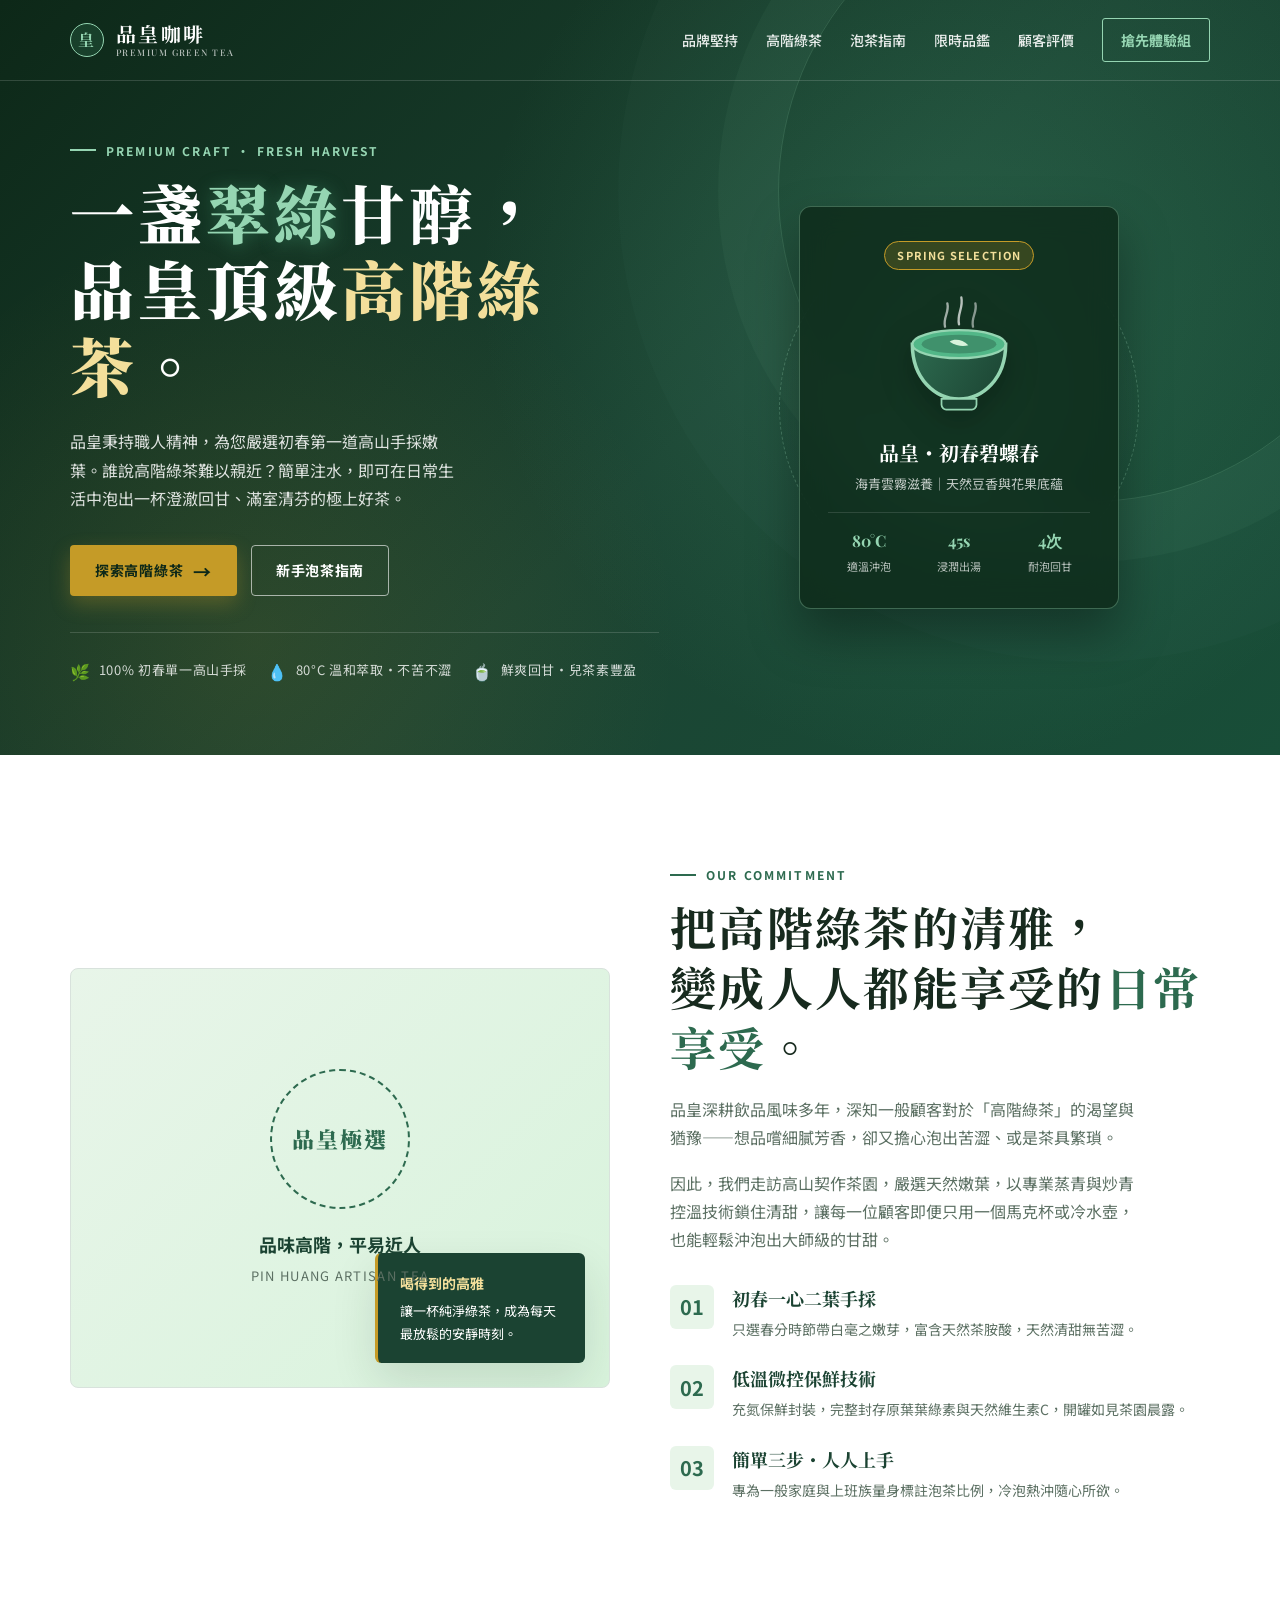
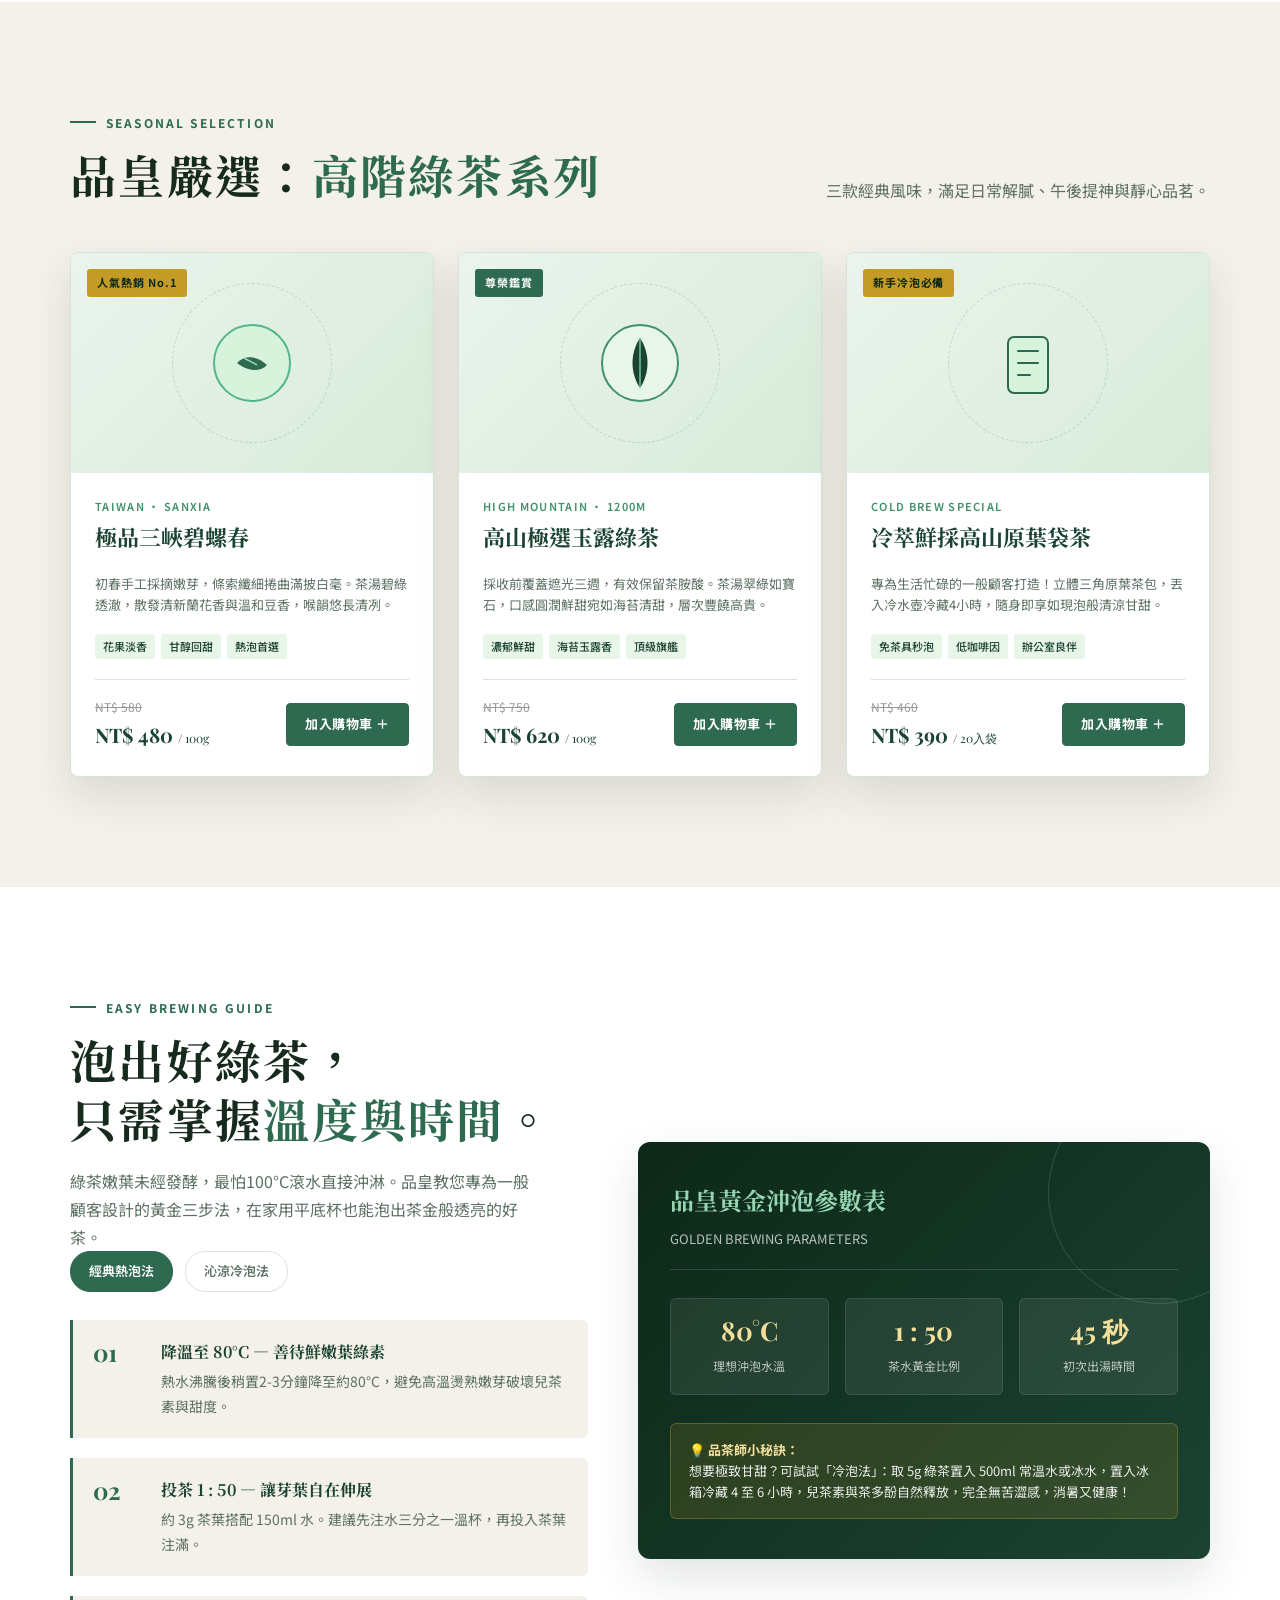
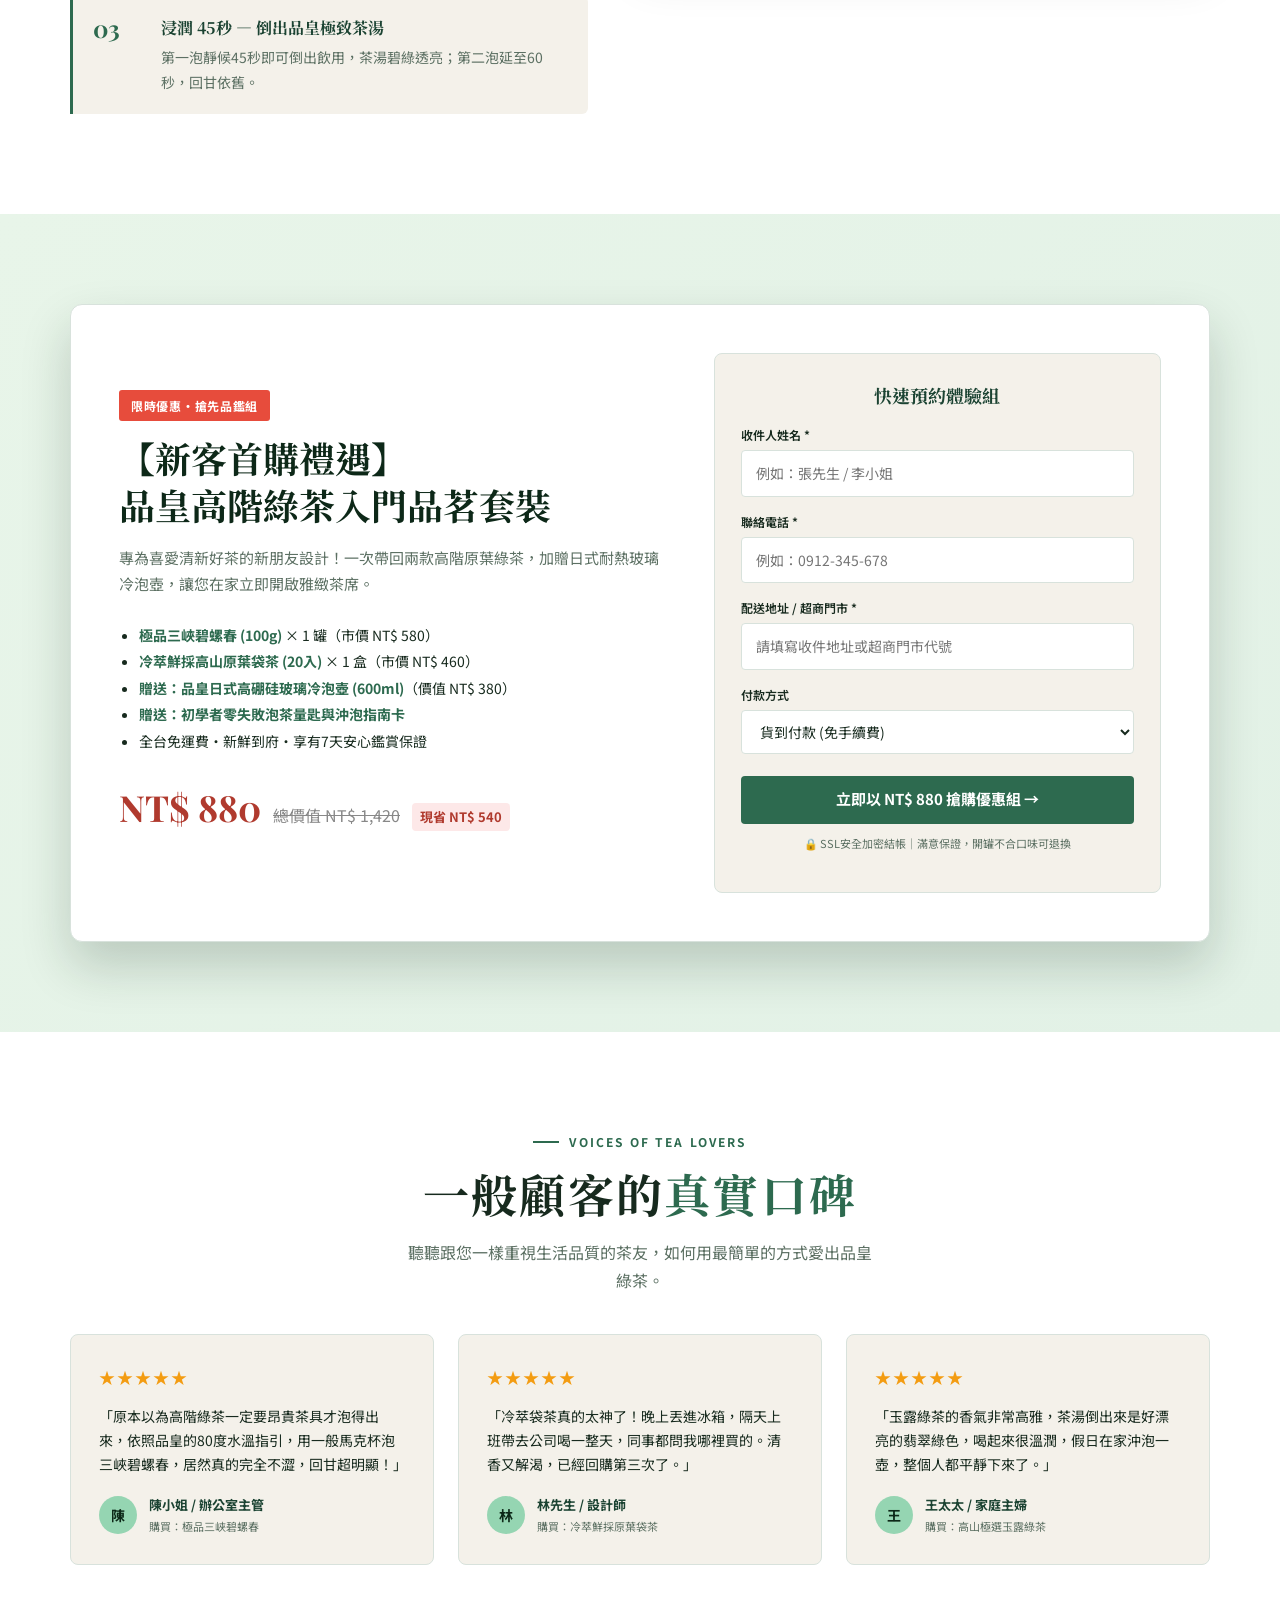
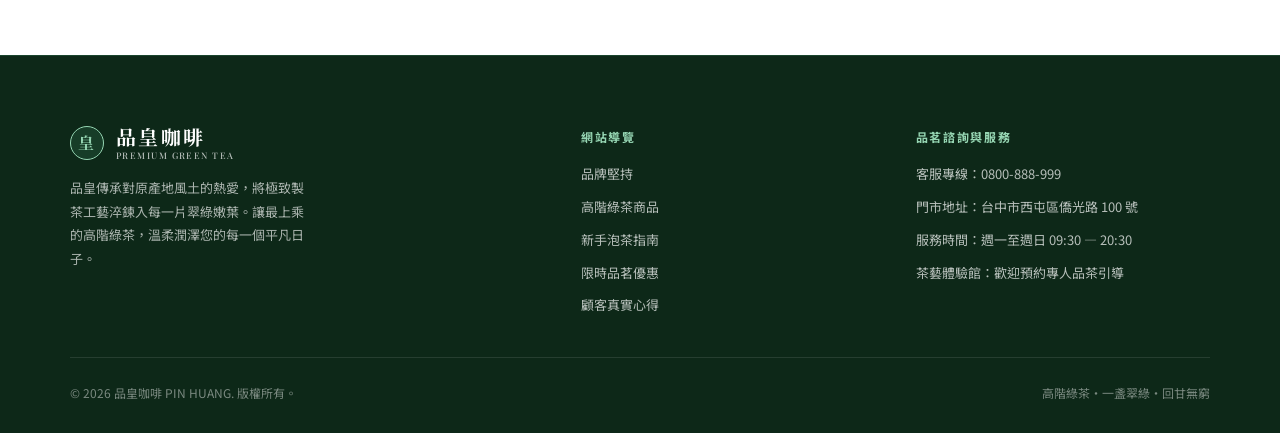
<file: onepage5/index.html>
<!DOCTYPE html>
<html lang="zh-Hant">
<head>
  <meta charset="UTF-8">
  <meta name="viewport" content="width=device-width, initial-scale=1.0">
  <meta name="description" content="品皇咖啡嚴選高階綠茶系列，專為喜愛清新甘甜的顧客精選初春手採嫩葉。零門檻泡茶指引，輕鬆泡出鮮爽回甘的極品綠茶。">
  <title>品皇咖啡｜高階綠茶・一盞翠綠的甘醇日常</title>
  <link rel="preconnect" href="https://fonts.googleapis.com">
  <link rel="preconnect" href="https://fonts.gstatic.com" crossorigin>
  <link href="https://fonts.googleapis.com/css2?family=Noto+Sans+TC:wght@400;500;600;700&family=Noto+Serif+TC:wght@500;600;700;900&family=Playfair+Display:ital,wght@0,600;0,700;1,600&display=swap" rel="stylesheet">
  <style>
    :root {
      --deep-forest: #0d2818;
      --tea-dark: #1b4332;
      --tea-primary: #2d6a4f;
      --tea-medium: #40916c;
      --tea-light: #52b788;
      --tea-bud: #95d5b2;
      --tea-mist: #e8f5e9;
      --cream: #faf8f5;
      --paper: #f4f1ea;
      --gold: #c59b27;
      --gold-light: #f3df9b;
      --ink: #172a1e;
      --muted: #5c7063;
      --line: #d8e2dc;
      --shadow: 0 18px 45px rgba(13, 40, 24, 0.12);
      --shadow-hover: 0 24px 50px rgba(13, 40, 24, 0.2);
    }

    * { box-sizing: border-box; }
    html { scroll-behavior: smooth; }
    body {
      margin: 0;
      color: var(--ink);
      background: var(--cream);
      font-family: "Noto Sans TC", sans-serif;
      font-size: 16px;
      line-height: 1.75;
      -webkit-font-smoothing: antialiased;
    }

    a { color: inherit; text-decoration: none; }
    button, input, select, textarea { font: inherit; }
    button { cursor: pointer; }
    .wrap { width: min(1140px, calc(100% - 48px)); margin: 0 auto; }
    .serif { font-family: "Noto Serif TC", serif; }

    /* Utilities */
    .eyebrow {
      display: inline-flex;
      align-items: center;
      gap: 10px;
      margin: 0 0 12px;
      color: var(--tea-primary);
      font-size: 12px;
      font-weight: 700;
      letter-spacing: 0.18em;
      text-transform: uppercase;
    }
    .eyebrow::before {
      content: "";
      width: 26px;
      height: 2px;
      background: currentColor;
    }
    .section-title {
      margin: 0;
      font: 700 clamp(30px, 4vw, 46px) / 1.3 "Noto Serif TC", serif;
      letter-spacing: 0.05em;
    }
    .section-title em {
      color: var(--tea-primary);
      font-style: normal;
      position: relative;
    }
    .section-copy {
      max-width: 52ch;
      margin: 18px 0 0;
      color: var(--muted);
      font-size: 16px;
    }

    /* Buttons */
    .button {
      display: inline-flex;
      align-items: center;
      justify-content: center;
      gap: 10px;
      min-height: 50px;
      padding: 12px 24px;
      border: 1px solid transparent;
      border-radius: 4px;
      font-size: 14px;
      font-weight: 700;
      letter-spacing: 0.05em;
      transition: all 0.25s ease;
    }
    .button:hover { transform: translateY(-2px); }
    .button:focus-visible, a:focus-visible { outline: 3px solid var(--tea-bud); outline-offset: 4px; }
    .button-primary {
      color: #fff;
      background: var(--tea-primary);
      box-shadow: 0 8px 20px rgba(45, 106, 79, 0.25);
    }
    .button-primary:hover {
      background: var(--tea-dark);
      box-shadow: 0 12px 26px rgba(27, 67, 50, 0.3);
    }
    .button-gold {
      color: var(--deep-forest);
      background: var(--gold);
      box-shadow: 0 8px 20px rgba(197, 155, 39, 0.3);
    }
    .button-gold:hover {
      background: #d8aa2b;
      box-shadow: 0 12px 26px rgba(197, 155, 39, 0.4);
    }
    .button-outline {
      color: #fff;
      border-color: rgba(255, 255, 255, 0.6);
      background: transparent;
    }
    .button-outline:hover {
      background: rgba(255, 255, 255, 0.12);
      border-color: #fff;
    }
    .arrow { font-size: 18px; line-height: 1; transition: transform 0.2s; }
    .button:hover .arrow { transform: translateX(3px); }

    /* Header & Nav */
    .site-header {
      position: absolute;
      z-index: 20;
      top: 0;
      left: 0;
      width: 100%;
      color: #fff;
      border-bottom: 1px solid rgba(255, 255, 255, 0.15);
      transition: background 0.3s;
    }
    .nav {
      display: flex;
      align-items: center;
      justify-content: space-between;
      min-height: 80px;
    }
    .brand {
      display: flex;
      align-items: center;
      gap: 12px;
      font: 700 20px / 1 "Noto Serif TC", serif;
      letter-spacing: 0.12em;
    }
    .brand-mark {
      display: grid;
      width: 34px;
      height: 34px;
      place-items: center;
      border: 1.5px solid var(--tea-bud);
      border-radius: 50%;
      color: var(--tea-bud);
      font-size: 16px;
      background: rgba(82, 183, 136, 0.15);
    }
    .brand small {
      display: block;
      margin-top: 4px;
      color: rgba(255, 255, 255, 0.7);
      font: 500 9px / 1 "Playfair Display", sans-serif;
      letter-spacing: 0.16em;
    }
    .nav-links {
      display: flex;
      align-items: center;
      gap: 28px;
      font-size: 14px;
      font-weight: 500;
    }
    .nav-links a {
      position: relative;
      padding: 6px 0;
      color: rgba(255, 255, 255, 0.9);
      transition: color 0.2s;
    }
    .nav-links a:hover { color: #fff; }
    .nav-links a:not(.nav-cta)::after {
      content: "";
      position: absolute;
      right: 0;
      bottom: 0;
      left: 0;
      height: 2px;
      background: var(--tea-bud);
      transform: scaleX(0);
      transform-origin: right;
      transition: transform 0.25s;
    }
    .nav-links a:not(.nav-cta):hover::after {
      transform: scaleX(1);
      transform-origin: left;
    }
    .nav-cta {
      padding: 9px 18px !important;
      border: 1px solid var(--tea-bud);
      border-radius: 3px;
      color: var(--tea-bud) !important;
      font-weight: 700;
      transition: all 0.2s;
    }
    .nav-cta:hover {
      color: var(--deep-forest) !important;
      background: var(--tea-bud);
    }
    .menu-toggle {
      display: none;
      border: 0;
      color: #fff;
      background: transparent;
      font-size: 24px;
    }

    /* Hero */
    .hero {
      position: relative;
      min-height: 720px;
      overflow: hidden;
      color: #fff;
      background: linear-gradient(135deg, var(--deep-forest) 0%, var(--tea-dark) 55%, #184e38 100%);
    }
    .hero::before {
      content: "";
      position: absolute;
      inset: 0;
      background:
        radial-gradient(circle at 75% 38%, rgba(82, 183, 136, 0.22) 0%, transparent 45%),
        radial-gradient(circle at 20% 85%, rgba(197, 155, 39, 0.12) 0%, transparent 35%);
      pointer-events: none;
    }
    .hero::after {
      content: "";
      position: absolute;
      top: -120px;
      right: -120px;
      width: 620px;
      height: 620px;
      border: 1px solid rgba(149, 213, 178, 0.18);
      border-radius: 50%;
      box-shadow: 0 0 0 60px rgba(149, 213, 178, 0.04), 0 0 0 160px rgba(149, 213, 178, 0.02);
      pointer-events: none;
    }
    .hero-grid {
      position: relative;
      z-index: 2;
      display: grid;
      grid-template-columns: 1.08fr 0.92fr;
      gap: 50px;
      align-items: center;
      min-height: 720px;
      padding: 130px 0 70px;
    }
    .hero .eyebrow { color: var(--tea-bud); }
    .hero-title {
      max-width: 13ch;
      margin: 0;
      font: 900 clamp(40px, 5.2vw, 64px) / 1.2 "Noto Serif TC", serif;
      letter-spacing: 0.06em;
    }
    .hero-title .highlight {
      color: var(--tea-bud);
      text-shadow: 0 2px 18px rgba(82, 183, 136, 0.4);
    }
    .hero-title .gold-accent {
      color: var(--gold-light);
    }
    .hero-lede {
      max-width: 44ch;
      margin: 24px 0 32px;
      color: rgba(255, 255, 255, 0.85);
      font-size: 16px;
      line-height: 1.8;
    }
    .hero-actions { display: flex; flex-wrap: wrap; gap: 14px; }
    .hero-badges {
      display: flex;
      flex-wrap: wrap;
      gap: 20px;
      margin-top: 36px;
      padding-top: 24px;
      border-top: 1px solid rgba(255, 255, 255, 0.15);
    }
    .hero-badge-item {
      display: flex;
      align-items: center;
      gap: 8px;
      font-size: 13px;
      color: rgba(255, 255, 255, 0.8);
      letter-spacing: 0.05em;
    }
    .hero-badge-icon {
      color: var(--tea-bud);
      font-size: 16px;
    }

    /* Hero Art / Visual (Tea Leaf & Zen Kettle CSS/SVG Illustration) */
    .hero-art {
      position: relative;
      min-height: 460px;
      display: flex;
      align-items: center;
      justify-content: center;
    }
    .tea-circle-glow {
      position: absolute;
      width: 360px;
      height: 360px;
      border-radius: 50%;
      background: radial-gradient(circle, rgba(64, 145, 108, 0.35) 0%, rgba(27, 67, 50, 0.1) 70%, transparent 100%);
      border: 1px dashed rgba(149, 213, 178, 0.35);
      animation: gentle-spin 40s linear infinite;
    }
    @keyframes gentle-spin {
      from { transform: rotate(0deg); }
      to { transform: rotate(360deg); }
    }
    .tea-cup-card {
      position: relative;
      z-index: 3;
      width: 320px;
      padding: 32px 28px;
      background: rgba(13, 40, 24, 0.8);
      border: 1px solid rgba(149, 213, 178, 0.35);
      border-radius: 12px;
      backdrop-filter: blur(14px);
      box-shadow: 0 25px 50px rgba(0, 0, 0, 0.35);
      text-align: center;
    }
    .tea-graphic {
      width: 140px;
      height: 140px;
      margin: 0 auto 18px;
      position: relative;
    }
    .cup-svg { width: 100%; height: 100%; filter: drop-shadow(0 10px 15px rgba(0, 0, 0, 0.25)); }
    .tea-card-tag {
      display: inline-block;
      padding: 4px 12px;
      background: rgba(197, 155, 39, 0.2);
      border: 1px solid var(--gold);
      color: var(--gold-light);
      font-size: 11px;
      font-weight: 700;
      letter-spacing: 0.1em;
      border-radius: 20px;
      margin-bottom: 10px;
    }
    .tea-card-title {
      font: 700 20px "Noto Serif TC", serif;
      margin: 0 0 6px;
      color: #fff;
    }
    .tea-card-desc {
      font-size: 13px;
      color: rgba(255, 255, 255, 0.75);
      margin: 0 0 16px;
    }
    .tea-meter {
      display: grid;
      grid-template-columns: repeat(3, 1fr);
      gap: 10px;
      padding-top: 14px;
      border-top: 1px solid rgba(255, 255, 255, 0.12);
      font-size: 11px;
      color: rgba(255, 255, 255, 0.7);
    }
    .tea-meter strong {
      display: block;
      color: var(--tea-bud);
      font-size: 16px;
      font-family: "Playfair Display", serif;
      margin-bottom: 2px;
    }

    /* Philosophy / Brand Value */
    .philosophy {
      padding: 100px 0;
      background: #fff;
      position: relative;
    }
    .phil-grid {
      display: grid;
      grid-template-columns: 1fr 1fr;
      gap: 60px;
      align-items: center;
    }
    .phil-visual {
      position: relative;
      min-height: 420px;
      background: linear-gradient(135deg, var(--tea-mist) 0%, #d8f3dc 100%);
      border-radius: 8px;
      overflow: hidden;
      display: flex;
      align-items: center;
      justify-content: center;
      border: 1px solid var(--line);
    }
    .phil-leaf-box {
      text-align: center;
      padding: 40px;
      position: relative;
      z-index: 2;
    }
    .phil-stamp {
      width: 140px;
      height: 140px;
      margin: 0 auto 20px;
      border: 2px dashed var(--tea-primary);
      border-radius: 50%;
      display: grid;
      place-items: center;
      color: var(--tea-primary);
      font: 700 14px "Noto Serif TC", serif;
      letter-spacing: 0.15em;
      position: relative;
    }
    .phil-stamp::before {
      content: "品皇極選";
      font-size: 22px;
      font-weight: 900;
    }
    .phil-floating-card {
      position: absolute;
      bottom: 24px;
      right: 24px;
      background: var(--tea-dark);
      color: #fff;
      padding: 18px 22px;
      border-radius: 6px;
      box-shadow: var(--shadow);
      font-size: 13px;
      max-width: 210px;
      border-left: 3px solid var(--gold);
    }
    .phil-floating-card b {
      display: block;
      color: var(--gold-light);
      margin-bottom: 4px;
      font-size: 14px;
    }

    .feature-list {
      display: grid;
      gap: 24px;
      margin-top: 32px;
    }
    .feature-item {
      display: flex;
      gap: 18px;
      align-items: flex-start;
    }
    .feature-icon-box {
      flex-shrink: 0;
      width: 44px;
      height: 44px;
      border-radius: 6px;
      background: var(--tea-mist);
      color: var(--tea-primary);
      display: grid;
      place-items: center;
      font-size: 20px;
      font-weight: bold;
    }
    .feature-item h3 {
      margin: 0 0 6px;
      font: 700 18px "Noto Serif TC", serif;
      color: var(--tea-dark);
    }
    .feature-item p {
      margin: 0;
      color: var(--muted);
      font-size: 14px;
    }

    /* Product Showcase (吸引客戶買綠茶) */
    .products {
      padding: 100px 0 110px;
      background: var(--paper);
    }
    .section-head {
      display: flex;
      align-items: flex-end;
      justify-content: space-between;
      gap: 30px;
      margin-bottom: 48px;
    }
    .product-grid {
      display: grid;
      grid-template-columns: repeat(3, 1fr);
      gap: 24px;
    }
    .product-card {
      background: #fff;
      border: 1px solid var(--line);
      border-radius: 8px;
      overflow: hidden;
      display: flex;
      flex-direction: column;
      box-shadow: var(--shadow);
      transition: transform 0.28s ease, box-shadow 0.28s ease;
      position: relative;
    }
    .product-card:hover {
      transform: translateY(-6px);
      box-shadow: var(--shadow-hover);
    }
    .product-ribbon {
      position: absolute;
      top: 16px;
      left: 16px;
      z-index: 2;
      padding: 4px 10px;
      border-radius: 3px;
      font-size: 11px;
      font-weight: 700;
      letter-spacing: 0.08em;
      background: var(--tea-primary);
      color: #fff;
    }
    .product-ribbon.popular {
      background: var(--gold);
      color: var(--deep-forest);
    }
    .product-thumb {
      height: 220px;
      background: linear-gradient(135deg, #eaf4ed 0%, #d8ebd9 100%);
      position: relative;
      display: flex;
      align-items: center;
      justify-content: center;
      overflow: hidden;
    }
    .leaf-deco {
      position: absolute;
      width: 160px;
      height: 160px;
      border-radius: 50%;
      border: 1px dashed rgba(45, 106, 79, 0.2);
    }
    .product-illustration {
      width: 100px;
      height: 100px;
      position: relative;
      z-index: 2;
    }
    .product-body {
      padding: 24px;
      display: flex;
      flex-direction: column;
      flex: 1;
    }
    .product-origin {
      font-size: 11px;
      font-weight: 600;
      color: var(--tea-medium);
      letter-spacing: 0.12em;
      margin-bottom: 6px;
      text-transform: uppercase;
    }
    .product-title {
      margin: 0 0 10px;
      font: 700 22px / 1.3 "Noto Serif TC", serif;
      color: var(--tea-dark);
    }
    .product-notes {
      font-size: 13px;
      color: var(--muted);
      margin-bottom: 18px;
      line-height: 1.6;
      flex: 1;
    }
    .flavor-tags {
      display: flex;
      flex-wrap: wrap;
      gap: 6px;
      margin-bottom: 20px;
    }
    .flavor-tag {
      padding: 3px 8px;
      background: var(--tea-mist);
      color: var(--tea-dark);
      font-size: 11px;
      border-radius: 3px;
      font-weight: 500;
    }
    .product-footer {
      display: flex;
      align-items: center;
      justify-content: space-between;
      padding-top: 16px;
      border-top: 1px solid var(--line);
    }
    .price-box {
      display: flex;
      flex-direction: column;
    }
    .original-price {
      font-size: 12px;
      color: #999;
      text-decoration: line-through;
    }
    .current-price {
      font-size: 20px;
      font-weight: 700;
      color: var(--tea-dark);
      font-family: "Playfair Display", serif;
    }
    .buy-btn {
      padding: 9px 18px;
      border: 1px solid var(--tea-primary);
      border-radius: 4px;
      background: var(--tea-primary);
      color: #fff;
      font-size: 13px;
      font-weight: 700;
      letter-spacing: 0.04em;
      transition: all 0.2s;
    }
    .buy-btn:hover {
      background: var(--tea-dark);
      border-color: var(--tea-dark);
      transform: translateY(-2px);
    }

    /* Brewing Guide (用途：泡綠茶，針對一般顧客零門檻設計) */
    .brew-guide {
      padding: 100px 0;
      background: #fff;
    }
    .brew-grid {
      display: grid;
      grid-template-columns: 0.95fr 1.05fr;
      gap: 50px;
      align-items: center;
    }
    .brew-tabs {
      display: flex;
      gap: 12px;
      margin-bottom: 28px;
    }
    .brew-tab-btn {
      padding: 8px 18px;
      border: 1px solid var(--line);
      border-radius: 20px;
      background: transparent;
      color: var(--muted);
      font-size: 13px;
      font-weight: 600;
      transition: all 0.2s;
    }
    .brew-tab-btn.active {
      background: var(--tea-primary);
      color: #fff;
      border-color: var(--tea-primary);
    }
    .brew-step-list {
      display: grid;
      gap: 20px;
      margin-top: 24px;
    }
    .brew-step-card {
      display: grid;
      grid-template-columns: 50px 1fr;
      gap: 18px;
      padding: 20px;
      background: var(--paper);
      border-left: 3px solid var(--tea-primary);
      border-radius: 0 6px 6px 0;
      transition: transform 0.2s ease;
    }
    .brew-step-card:hover { transform: translateX(4px); }
    .brew-num {
      color: var(--tea-primary);
      font: 700 24px / 1 "Playfair Display", serif;
    }
    .brew-text h4 {
      margin: 0 0 6px;
      font: 700 16px "Noto Serif TC", serif;
      color: var(--tea-dark);
    }
    .brew-text p {
      margin: 0;
      font-size: 14px;
      color: var(--muted);
    }

    .brew-infographic {
      background: linear-gradient(135deg, var(--deep-forest) 0%, var(--tea-dark) 100%);
      border-radius: 12px;
      padding: 40px 32px;
      color: #fff;
      box-shadow: var(--shadow);
      position: relative;
      overflow: hidden;
    }
    .brew-infographic::before {
      content: "";
      position: absolute;
      top: -60px;
      right: -60px;
      width: 220px;
      height: 220px;
      border-radius: 50%;
      border: 1px solid rgba(149, 213, 178, 0.2);
    }
    .brew-info-head {
      margin-bottom: 28px;
      border-bottom: 1px solid rgba(255, 255, 255, 0.15);
      padding-bottom: 18px;
    }
    .brew-info-head h3 {
      margin: 0 0 6px;
      font: 700 24px "Noto Serif TC", serif;
      color: var(--tea-bud);
    }
    .param-grid {
      display: grid;
      grid-template-columns: repeat(3, 1fr);
      gap: 16px;
      text-align: center;
      margin-bottom: 28px;
    }
    .param-card {
      background: rgba(255, 255, 255, 0.08);
      padding: 16px 10px;
      border-radius: 6px;
      border: 1px solid rgba(255, 255, 255, 0.1);
    }
    .param-card .value {
      font: 700 26px / 1.2 "Playfair Display", serif;
      color: var(--gold-light);
      display: block;
      margin-bottom: 4px;
    }
    .param-card .label {
      font-size: 12px;
      color: rgba(255, 255, 255, 0.7);
    }
    .brew-tip-box {
      background: rgba(197, 155, 39, 0.15);
      border: 1px solid rgba(197, 155, 39, 0.35);
      border-radius: 6px;
      padding: 16px 18px;
      font-size: 13px;
      color: rgba(255, 255, 255, 0.9);
      line-height: 1.6;
    }
    .brew-tip-box strong { color: var(--gold-light); }

    /* Special Offer / Promotional CTA (吸引客戶買綠茶) */
    .promo-section {
      padding: 90px 0;
      background: linear-gradient(135deg, var(--tea-mist) 0%, #e2f1e6 100%);
      position: relative;
    }
    .promo-card {
      background: #fff;
      border-radius: 12px;
      border: 1px solid var(--line);
      box-shadow: var(--shadow-hover);
      padding: 48px;
      display: grid;
      grid-template-columns: 1.1fr 0.9fr;
      gap: 48px;
      align-items: center;
    }
    .promo-badge {
      display: inline-block;
      padding: 5px 12px;
      background: #e74c3c;
      color: #fff;
      font-size: 12px;
      font-weight: 700;
      border-radius: 3px;
      letter-spacing: 0.06em;
      margin-bottom: 14px;
    }
    .promo-title {
      margin: 0 0 16px;
      font: 700 clamp(26px, 3.5vw, 36px) / 1.3 "Noto Serif TC", serif;
      color: var(--deep-forest);
    }
    .promo-desc {
      color: var(--muted);
      font-size: 15px;
      margin-bottom: 24px;
    }
    .promo-list {
      margin: 0 0 28px;
      padding-left: 20px;
      color: var(--ink);
      font-size: 14px;
      line-height: 1.9;
    }
    .promo-list li strong { color: var(--tea-primary); }
    .promo-price-tag {
      display: flex;
      align-items: baseline;
      gap: 12px;
      margin-bottom: 24px;
    }
    .promo-now {
      font: 700 36px "Playfair Display", serif;
      color: #b03a2e;
    }
    .promo-was {
      font-size: 16px;
      color: #888;
      text-decoration: line-through;
    }

    /* Quick Order Form */
    .order-box {
      background: var(--paper);
      padding: 28px 26px;
      border-radius: 8px;
      border: 1px solid var(--line);
    }
    .order-box h4 {
      margin: 0 0 16px;
      font: 700 18px "Noto Serif TC", serif;
      color: var(--tea-dark);
      text-align: center;
    }
    .form-group { margin-bottom: 14px; }
    .form-group label {
      display: block;
      font-size: 12px;
      font-weight: 600;
      color: var(--ink);
      margin-bottom: 5px;
    }
    .form-input {
      width: 100%;
      padding: 10px 14px;
      border: 1px solid var(--line);
      border-radius: 4px;
      background: #fff;
      font-size: 14px;
      color: var(--ink);
      outline: none;
      transition: border-color 0.2s;
    }
    .form-input:focus { border-color: var(--tea-primary); }
    .order-submit-btn {
      width: 100%;
      min-height: 48px;
      margin-top: 8px;
      background: var(--tea-primary);
      color: #fff;
      border: none;
      border-radius: 4px;
      font-size: 15px;
      font-weight: 700;
      transition: background 0.2s;
    }
    .order-submit-btn:hover { background: var(--tea-dark); }
    .order-guarantee {
      margin-top: 10px;
      text-align: center;
      font-size: 11px;
      color: var(--muted);
    }

    /* Customer Reviews */
    .reviews {
      padding: 90px 0;
      background: #fff;
    }
    .review-grid {
      display: grid;
      grid-template-columns: repeat(3, 1fr);
      gap: 24px;
      margin-top: 40px;
    }
    .review-card {
      padding: 28px;
      background: var(--paper);
      border-radius: 8px;
      border: 1px solid var(--line);
      position: relative;
    }
    .stars {
      color: #f39c12;
      font-size: 16px;
      margin-bottom: 12px;
      letter-spacing: 2px;
    }
    .review-text {
      font-size: 14px;
      color: var(--ink);
      line-height: 1.7;
      margin-bottom: 18px;
    }
    .reviewer {
      display: flex;
      align-items: center;
      gap: 12px;
    }
    .reviewer-avatar {
      width: 38px;
      height: 38px;
      border-radius: 50%;
      background: var(--tea-bud);
      color: var(--deep-forest);
      display: grid;
      place-items: center;
      font-weight: bold;
      font-size: 14px;
    }
    .reviewer-name {
      font-weight: 700;
      font-size: 13px;
      color: var(--tea-dark);
    }
    .reviewer-tag {
      font-size: 11px;
      color: var(--muted);
    }

    /* Footer */
    footer {
      color: rgba(255, 255, 255, 0.7);
      background: var(--deep-forest);
      padding: 70px 0 30px;
      border-top: 1px solid rgba(82, 183, 136, 0.2);
    }
    .footer-top {
      display: grid;
      grid-template-columns: 1.6fr 1fr 1fr;
      gap: 40px;
      padding-bottom: 40px;
      border-bottom: 1px solid rgba(255, 255, 255, 0.1);
    }
    .footer-brand { color: #fff; }
    .footer-brand p {
      max-width: 34ch;
      margin: 16px 0 0;
      font-size: 13px;
      line-height: 1.8;
      color: rgba(255, 255, 255, 0.65);
    }
    .footer-heading {
      margin: 0 0 16px;
      color: var(--tea-bud);
      font-size: 12px;
      font-weight: 700;
      letter-spacing: 0.14em;
      text-transform: uppercase;
    }
    .footer-list {
      margin: 0;
      padding: 0;
      list-style: none;
      font-size: 13px;
    }
    .footer-list li + li { margin-top: 10px; }
    .footer-list a:hover { color: #fff; }
    .footer-bottom {
      display: flex;
      justify-content: space-between;
      gap: 20px;
      padding-top: 24px;
      font-size: 12px;
      color: rgba(255, 255, 255, 0.45);
    }

    /* Toast Notification */
    .toast {
      position: fixed;
      right: 24px;
      bottom: 24px;
      z-index: 50;
      max-width: min(360px, calc(100% - 48px));
      padding: 14px 20px;
      border-left: 4px solid var(--gold);
      color: #fff;
      background: var(--deep-forest);
      box-shadow: 0 12px 35px rgba(0, 0, 0, 0.35);
      border-radius: 4px;
      font-size: 14px;
      line-height: 1.5;
      opacity: 0;
      pointer-events: none;
      transform: translateY(16px);
      transition: opacity 0.28s ease, transform 0.28s ease;
    }
    .toast.show {
      opacity: 1;
      transform: translateY(0);
      pointer-events: auto;
    }

    /* Scroll Reveal */
    .reveal {
      opacity: 0;
      transform: translateY(22px);
      transition: opacity 0.6s cubic-bezier(0.16, 1, 0.3, 1), transform 0.6s cubic-bezier(0.16, 1, 0.3, 1);
    }
    .reveal.visible {
      opacity: 1;
      transform: translateY(0);
    }

    /* Responsive */
    @media (max-width: 960px) {
      .product-grid { grid-template-columns: repeat(2, 1fr); }
      .product-card:last-child { grid-column: span 2; }
      .review-grid { grid-template-columns: 1fr; }
      .promo-card { grid-template-columns: 1fr; gap: 32px; }
      .brew-grid { grid-template-columns: 1fr; }
      .phil-grid { grid-template-columns: 1fr; }
    }

    @media (max-width: 820px) {
      .nav { min-height: 68px; }
      .menu-toggle { display: block; }
      .nav-links {
        position: absolute;
        top: 68px;
        right: 0;
        left: 0;
        display: grid;
        gap: 0;
        max-height: 0;
        overflow: hidden;
        background: var(--deep-forest);
        transition: max-height 0.3s ease;
      }
      .nav-links.open {
        max-height: 340px;
        border-top: 1px solid rgba(255, 255, 255, 0.1);
        padding-bottom: 16px;
      }
      .nav-links a {
        padding: 13px 24px;
        border-bottom: 1px solid rgba(255, 255, 255, 0.08);
      }
      .nav-links .nav-cta {
        margin: 12px 24px 0;
        text-align: center;
      }
      .hero-grid {
        grid-template-columns: 1fr;
        padding-top: 110px;
        gap: 36px;
      }
      .hero-art { min-height: 380px; }
      .footer-top { grid-template-columns: 1fr; gap: 30px; }
    }

    @media (max-width: 560px) {
      .wrap { width: min(100% - 32px, 1140px); }
      .hero-title { font-size: 34px; }
      .hero-lede { font-size: 14px; }
      .product-grid { grid-template-columns: 1fr; }
      .product-card:last-child { grid-column: auto; }
      .section-head { flex-direction: column; align-items: flex-start; gap: 12px; }
      .param-grid { grid-template-columns: 1fr; }
      .promo-card { padding: 24px 18px; }
      .footer-bottom { flex-direction: column; gap: 8px; }
    }

    @media (prefers-reduced-motion: reduce) {
      html { scroll-behavior: auto; }
      *, *::before, *::after {
        transition-duration: 0.01ms !important;
        animation-duration: 0.01ms !important;
      }
      .reveal { opacity: 1; transform: none; }
    }
  </style>
</head>
<body>

  <!-- Header -->
  <header class="site-header" id="top">
    <nav class="nav wrap" aria-label="主要導覽">
      <a class="brand" href="#top" aria-label="回到品皇咖啡高階綠茶首頁">
        <span class="brand-mark">皇</span>
        <span>品皇咖啡<small>PREMIUM GREEN TEA</small></span>
      </a>
      <button class="menu-toggle" type="button" aria-label="開啟導覽選單" aria-expanded="false" aria-controls="navLinks">☰</button>
      <div class="nav-links" id="navLinks">
        <a href="#story">品牌堅持</a>
        <a href="#products">高階綠茶</a>
        <a href="#brew">泡茶指南</a>
        <a href="#offers">限時品鑑</a>
        <a href="#reviews">顧客評價</a>
        <a class="nav-cta" href="#offers">搶先體驗組</a>
      </div>
    </nav>
  </header>

  <main>
    <!-- Hero Section -->
    <section class="hero" aria-labelledby="heroTitle">
      <div class="hero-grid wrap">
        <div class="reveal">
          <p class="eyebrow">PREMIUM CRAFT · FRESH HARVEST</p>
          <h1 class="hero-title" id="heroTitle">
            一盞<span class="highlight">翠綠</span>甘醇，<br>
            品皇頂級<span class="gold-accent">高階綠茶</span>。
          </h1>
          <p class="hero-lede">
            品皇秉持職人精神，為您嚴選初春第一道高山手採嫩葉。誰說高階綠茶難以親近？簡單注水，即可在日常生活中泡出一杯澄澈回甘、滿室清芬的極上好茶。
          </p>
          <div class="hero-actions">
            <a class="button button-gold" href="#products">探索高階綠茶 <span class="arrow">→</span></a>
            <a class="button button-outline" href="#brew">新手泡茶指南</a>
          </div>
          <div class="hero-badges">
            <div class="hero-badge-item"><span class="hero-badge-icon">🌿</span> 100% 初春單一高山手採</div>
            <div class="hero-badge-item"><span class="hero-badge-icon">💧</span> 80°C 溫和萃取・不苦不澀</div>
            <div class="hero-badge-item"><span class="hero-badge-icon">🍵</span> 鮮爽回甘・兒茶素豐盈</div>
          </div>
        </div>

        <div class="hero-art" aria-hidden="true">
          <div class="tea-circle-glow"></div>
          <div class="tea-cup-card reveal">
            <span class="tea-card-tag">SPRING SELECTION</span>
            <div class="tea-graphic">
              <!-- Inline SVG: Zen Green Tea Bowl with Steam & Leaf -->
              <svg class="cup-svg" viewBox="0 0 120 120" fill="none" xmlns="http://www.w3.org/2000/svg">
                <path d="M20 55C20 85 40 102 60 102C80 102 100 85 100 55H20Z" fill="url(#teaGradient)" stroke="#95d5b2" stroke-width="3"/>
                <ellipse cx="60" cy="55" rx="40" ry="12" fill="#52b788" stroke="#95d5b2" stroke-width="2"/>
                <ellipse cx="60" cy="55" rx="32" ry="8" fill="#40916c"/>
                <!-- Tea Leaf Floating -->
                <path d="M52 53C56 50 63 51 68 56C64 57 58 57 52 53Z" fill="#d8f3dc"/>
                <!-- Steam lines -->
                <path d="M48 40C46 32 52 28 50 20" stroke="rgba(255,255,255,0.6)" stroke-width="2" stroke-linecap="round"/>
                <path d="M60 38C58 29 64 24 62 15" stroke="rgba(255,255,255,0.7)" stroke-width="2" stroke-linecap="round"/>
                <path d="M72 40C70 32 76 28 74 20" stroke="rgba(255,255,255,0.5)" stroke-width="2" stroke-linecap="round"/>
                <!-- Foot -->
                <path d="M45 102H75V107C75 109 73 111 71 111H49C47 111 45 109 45 107V102Z" fill="#1b4332" stroke="#95d5b2" stroke-width="1.5"/>
                <defs>
                  <linearGradient id="teaGradient" x1="20" y1="55" x2="100" y2="102" gradientUnits="userSpaceOnUse">
                    <stop stop-color="#2d6a4f"/>
                    <stop offset="1" stop-color="#1b4332"/>
                  </linearGradient>
                </defs>
              </svg>
            </div>
            <h2 class="tea-card-title">品皇・初春碧螺春</h2>
            <p class="tea-card-desc">海青雲霧滋養｜天然豆香與花果底蘊</p>
            <div class="tea-meter">
              <div><strong>80°C</strong>適溫沖泡</div>
              <div><strong>45s</strong>浸潤出湯</div>
              <div><strong>4次</strong>耐泡回甘</div>
            </div>
          </div>
        </div>
      </div>
    </section>

    <!-- Brand Philosophy (高階綠茶風格、一般顧客安心選) -->
    <section class="philosophy" id="story" aria-labelledby="storyTitle">
      <div class="wrap phil-grid">
        <div class="phil-visual reveal">
          <div class="phil-leaf-box">
            <div class="phil-stamp"></div>
            <p style="margin:0; font-weight:700; color:var(--tea-dark); font-size:18px;">品味高階，平易近人</p>
            <span style="font-size:13px; color:var(--muted); letter-spacing:0.1em;">PIN HUANG ARTISAN TEA</span>
          </div>
          <div class="phil-floating-card">
            <b>喝得到的高雅</b>
            讓一杯純淨綠茶，成為每天最放鬆的安靜時刻。
          </div>
        </div>

        <div class="reveal">
          <p class="eyebrow">OUR COMMITMENT</p>
          <h2 class="section-title" id="storyTitle">
            把高階綠茶的清雅，<br>
            變成人人都能享受的<em>日常享受</em>。
          </h2>
          <p class="section-copy">
            品皇深耕飲品風味多年，深知一般顧客對於「高階綠茶」的渴望與猶豫——想品嚐細膩芳香，卻又擔心泡出苦澀、或是茶具繁瑣。
          </p>
          <p class="section-copy">
            因此，我們走訪高山契作茶園，嚴選天然嫩葉，以專業蒸青與炒青控溫技術鎖住清甜，讓每一位顧客即便只用一個馬克杯或冷水壺，也能輕鬆沖泡出大師級的甘甜。
          </p>

          <div class="feature-list">
            <div class="feature-item">
              <div class="feature-icon-box">01</div>
              <div>
                <h3>初春一心二葉手採</h3>
                <p>只選春分時節帶白毫之嫩芽，富含天然茶胺酸，天然清甜無苦澀。</p>
              </div>
            </div>
            <div class="feature-item">
              <div class="feature-icon-box">02</div>
              <div>
                <h3>低溫微控保鮮技術</h3>
                <p>充氮保鮮封裝，完整封存原葉葉綠素與天然維生素C，開罐如見茶園晨露。</p>
              </div>
            </div>
            <div class="feature-item">
              <div class="feature-icon-box">03</div>
              <div>
                <h3>簡單三步・人人上手</h3>
                <p>專為一般家庭與上班族量身標註泡茶比例，冷泡熱沖隨心所欲。</p>
              </div>
            </div>
          </div>
        </div>
      </div>
    </section>

    <!-- Products Section (吸引客戶買綠茶) -->
    <section class="products" id="products" aria-labelledby="productsTitle">
      <div class="wrap">
        <div class="section-head reveal">
          <div>
            <p class="eyebrow">SEASONAL SELECTION</p>
            <h2 class="section-title" id="productsTitle">
              品皇嚴選：<em>高階綠茶系列</em>
            </h2>
          </div>
          <p class="section-copy">
            三款經典風味，滿足日常解膩、午後提神與靜心品茗。
          </p>
        </div>

        <div class="product-grid">
          <!-- Product 1 -->
          <article class="product-card reveal">
            <span class="product-ribbon popular">人氣熱銷 No.1</span>
            <div class="product-thumb">
              <div class="leaf-deco"></div>
              <svg class="product-illustration" viewBox="0 0 100 100" fill="none">
                <circle cx="50" cy="50" r="38" fill="#d8f3dc" stroke="#52b788" stroke-width="2"/>
                <path d="M35 50C42 42 55 42 65 52C58 60 45 58 35 50Z" fill="#2d6a4f"/>
                <path d="M42 45L55 52" stroke="#95d5b2" stroke-width="1.5"/>
              </svg>
            </div>
            <div class="product-body">
              <span class="product-origin">TAIWAN · SANXIA</span>
              <h3 class="product-title">極品三峽碧螺春</h3>
              <p class="product-notes">
                初春手工採摘嫩芽，條索纖細捲曲滿披白毫。茶湯碧綠透澈，散發清新蘭花香與溫和豆香，喉韻悠長清冽。
              </p>
              <div class="flavor-tags">
                <span class="flavor-tag">花果淡香</span>
                <span class="flavor-tag">甘醇回甜</span>
                <span class="flavor-tag">熱泡首選</span>
              </div>
              <div class="product-footer">
                <div class="price-box">
                  <span class="original-price">NT$ 580</span>
                  <span class="current-price">NT$ 480 <small style="font-size:12px; font-weight:normal;">/ 100g</small></span>
                </div>
                <button class="buy-btn" type="button" data-product="極品三峽碧螺春" data-price="480">
                  加入購物車 ＋
                </button>
              </div>
            </div>
          </article>

          <!-- Product 2 -->
          <article class="product-card reveal">
            <span class="product-ribbon">尊榮鑑賞</span>
            <div class="product-thumb">
              <div class="leaf-deco"></div>
              <svg class="product-illustration" viewBox="0 0 100 100" fill="none">
                <circle cx="50" cy="50" r="38" fill="#e8f5e9" stroke="#40916c" stroke-width="2"/>
                <path d="M50 25C40 40 40 60 50 75C60 60 60 40 50 25Z" fill="#1b4332"/>
                <path d="M50 25V75" stroke="#74c69d" stroke-width="1.5"/>
              </svg>
            </div>
            <div class="product-body">
              <span class="product-origin">HIGH MOUNTAIN · 1200M</span>
              <h3 class="product-title">高山極選玉露綠茶</h3>
              <p class="product-notes">
                採收前覆蓋遮光三週，有效保留茶胺酸。茶湯翠綠如寶石，口感圓潤鮮甜宛如海苔清甜，層次豐饒高貴。
              </p>
              <div class="flavor-tags">
                <span class="flavor-tag">濃郁鮮甜</span>
                <span class="flavor-tag">海苔玉露香</span>
                <span class="flavor-tag">頂級旗艦</span>
              </div>
              <div class="product-footer">
                <div class="price-box">
                  <span class="original-price">NT$ 750</span>
                  <span class="current-price">NT$ 620 <small style="font-size:12px; font-weight:normal;">/ 100g</small></span>
                </div>
                <button class="buy-btn" type="button" data-product="高山極選玉露綠茶" data-price="620">
                  加入購物車 ＋
                </button>
              </div>
            </div>
          </article>

          <!-- Product 3 -->
          <article class="product-card reveal">
            <span class="product-ribbon popular">新手冷泡必備</span>
            <div class="product-thumb">
              <div class="leaf-deco"></div>
              <svg class="product-illustration" viewBox="0 0 100 100" fill="none">
                <rect x="30" y="24" width="40" height="56" rx="6" fill="#d8f3dc" stroke="#2d6a4f" stroke-width="2"/>
                <path d="M40 38H60M40 50H60M40 62H52" stroke="#2d6a4f" stroke-width="2" stroke-linecap="round"/>
              </svg>
            </div>
            <div class="product-body">
              <span class="product-origin">COLD BREW SPECIAL</span>
              <h3 class="product-title">冷萃鮮採高山原葉袋茶</h3>
              <p class="product-notes">
                專為生活忙碌的一般顧客打造！立體三角原葉茶包，丟入冷水壺冷藏4小時，隨身即享如現泡般清涼甘甜。
              </p>
              <div class="flavor-tags">
                <span class="flavor-tag">免茶具秒泡</span>
                <span class="flavor-tag">低咖啡因</span>
                <span class="flavor-tag">辦公室良伴</span>
              </div>
              <div class="product-footer">
                <div class="price-box">
                  <span class="original-price">NT$ 460</span>
                  <span class="current-price">NT$ 390 <small style="font-size:12px; font-weight:normal;">/ 20入袋</small></span>
                </div>
                <button class="buy-btn" type="button" data-product="冷萃鮮採高山原葉袋茶" data-price="390">
                  加入購物車 ＋
                </button>
              </div>
            </div>
          </article>
        </div>
      </div>
    </section>

    <!-- Brewing Guide (用途：泡綠茶，親民引導) -->
    <section class="brew-guide" id="brew" aria-labelledby="brewTitle">
      <div class="wrap brew-grid">
        <div class="reveal">
          <p class="eyebrow">EASY BREWING GUIDE</p>
          <h2 class="section-title" id="brewTitle">
            泡出好綠茶，<br>
            只需掌握<em>溫度與時間</em>。
          </h2>
          <p class="section-copy">
            綠茶嫩葉未經發酵，最怕100°C滾水直接沖淋。品皇教您專為一般顧客設計的黃金三步法，在家用平底杯也能泡出茶金般透亮的好茶。
          </p>

          <div class="brew-tabs" role="tablist">
            <button class="brew-tab-btn active" type="button" id="tabHot" aria-selected="true" onclick="switchBrewTab('hot')">經典熱泡法</button>
            <button class="brew-tab-btn" type="button" id="tabCold" aria-selected="false" onclick="switchBrewTab('cold')">沁涼冷泡法</button>
          </div>

          <div class="brew-step-list" id="brewContent">
            <!-- Dynamic via JS or default hot brew -->
            <div class="brew-step-card">
              <span class="brew-num">01</span>
              <div class="brew-text">
                <h4>降溫至 80°C — 善待鮮嫩葉綠素</h4>
                <p>熱水沸騰後稍置2-3分鐘降至約80°C，避免高溫燙熟嫩芽破壞兒茶素與甜度。</p>
              </div>
            </div>
            <div class="brew-step-card">
              <span class="brew-num">02</span>
              <div class="brew-text">
                <h4>投茶 1 : 50 — 讓芽葉自在伸展</h4>
                <p>約 3g 茶葉搭配 150ml 水。建議先注水三分之一溫杯，再投入茶葉注滿。</p>
              </div>
            </div>
            <div class="brew-step-card">
              <span class="brew-num">03</span>
              <div class="brew-text">
                <h4>浸潤 45秒 — 倒出品皇極致茶湯</h4>
                <p>第一泡靜候45秒即可倒出飲用，茶湯碧綠透亮；第二泡延至60秒，回甘依舊。</p>
              </div>
            </div>
          </div>
        </div>

        <div class="brew-infographic reveal" aria-hidden="true">
          <div class="brew-info-head">
            <h3>品皇黃金沖泡參數表</h3>
            <span style="font-size:13px; color:rgba(255,255,255,0.7);">GOLDEN BREWING PARAMETERS</span>
          </div>

          <div class="param-grid">
            <div class="param-card">
              <span class="value">80°C</span>
              <span class="label">理想沖泡水溫</span>
            </div>
            <div class="param-card">
              <span class="value">1 : 50</span>
              <span class="label">茶水黃金比例</span>
            </div>
            <div class="param-card">
              <span class="value">45 秒</span>
              <span class="label">初次出湯時間</span>
            </div>
          </div>

          <div class="brew-tip-box">
            <strong>💡 品茶師小秘訣：</strong><br>
            想要極致甘甜？可試試「冷泡法」：取 5g 綠茶置入 500ml 常溫水或冰水，置入冰箱冷藏 4 至 6 小時，兒茶素與茶多酚自然釋放，完全無苦澀感，消暑又健康！
          </div>
        </div>
      </div>
    </section>

    <!-- Promotional Section / Quick Order Form (吸引客戶買綠茶) -->
    <section class="promo-section" id="offers" aria-labelledby="offersTitle">
      <div class="wrap">
        <div class="promo-card reveal">
          <div>
            <span class="promo-badge">限時優惠・搶先品鑑組</span>
            <h2 class="promo-title" id="offersTitle">
              【新客首購禮遇】<br>
              品皇高階綠茶入門品茗套裝
            </h2>
            <p class="promo-desc">
              專為喜愛清新好茶的新朋友設計！一次帶回兩款高階原葉綠茶，加贈日式耐熱玻璃冷泡壺，讓您在家立即開啟雅緻茶席。
            </p>

            <ul class="promo-list">
              <li><strong>極品三峽碧螺春 (100g)</strong> × 1 罐（市價 NT$ 580）</li>
              <li><strong>冷萃鮮採高山原葉袋茶 (20入)</strong> × 1 盒（市價 NT$ 460）</li>
              <li><strong>贈送：品皇日式高硼硅玻璃冷泡壺 (600ml)</strong>（價值 NT$ 380）</li>
              <li><strong>贈送：初學者零失敗泡茶量匙與沖泡指南卡</strong></li>
              <li>全台免運費・新鮮到府・享有7天安心鑑賞保證</li>
            </ul>

            <div class="promo-price-tag">
              <span class="promo-now">NT$ 880</span>
              <span class="promo-was">總價值 NT$ 1,420</span>
              <span style="font-size:13px; font-weight:700; color:#b03a2e; background:#fde8e8; padding:3px 8px; border-radius:4px;">現省 NT$ 540</span>
            </div>
          </div>

          <div class="order-box">
            <h4>快速預約體驗組</h4>
            <form id="quickOrderForm">
              <div class="form-group">
                <label for="custName">收件人姓名 *</label>
                <input class="form-input" type="text" id="custName" required placeholder="例如：張先生 / 李小姐">
              </div>
              <div class="form-group">
                <label for="custPhone">聯絡電話 *</label>
                <input class="form-input" type="tel" id="custPhone" required placeholder="例如：0912-345-678">
              </div>
              <div class="form-group">
                <label for="custAddress">配送地址 / 超商門市 *</label>
                <input class="form-input" type="text" id="custAddress" required placeholder="請填寫收件地址或超商門市代號">
              </div>
              <div class="form-group">
                <label for="payMethod">付款方式</label>
                <select class="form-input" id="payMethod">
                  <option value="cod">貨到付款 (免手續費)</option>
                  <option value="credit">線上信用卡 (安全加密)</option>
                  <option value="linepay">LINE Pay 快速結帳</option>
                </select>
              </div>
              <button class="order-submit-btn" type="submit">立即以 NT$ 880 搶購優惠組 →</button>
              <p class="order-guarantee">🔒 SSL安全加密結帳｜滿意保證，開罐不合口味可退換</p>
            </form>
          </div>
        </div>
      </div>
    </section>

    <!-- Reviews Section (一般顧客的好評反饋) -->
    <section class="reviews" id="reviews" aria-labelledby="reviewsTitle">
      <div class="wrap">
        <div style="text-align: center;" class="reveal">
          <p class="eyebrow" style="justify-content: center;">VOICES OF TEA LOVERS</p>
          <h2 class="section-title" id="reviewsTitle">一般顧客的<em>真實口碑</em></h2>
          <p class="section-copy" style="margin: 14px auto 0;">
            聽聽跟您一樣重視生活品質的茶友，如何用最簡單的方式愛出品皇綠茶。
          </p>
        </div>

        <div class="review-grid">
          <div class="review-card reveal">
            <div class="stars">★★★★★</div>
            <p class="review-text">
              「原本以為高階綠茶一定要昂貴茶具才泡得出來，依照品皇的80度水溫指引，用一般馬克杯泡三峽碧螺春，居然真的完全不澀，回甘超明顯！」
            </p>
            <div class="reviewer">
              <div class="reviewer-avatar">陳</div>
              <div>
                <div class="reviewer-name">陳小姐 / 辦公室主管</div>
                <div class="reviewer-tag">購買：極品三峽碧螺春</div>
              </div>
            </div>
          </div>

          <div class="review-card reveal">
            <div class="stars">★★★★★</div>
            <p class="review-text">
              「冷萃袋茶真的太神了！晚上丟進冰箱，隔天上班帶去公司喝一整天，同事都問我哪裡買的。清香又解渴，已經回購第三次了。」
            </p>
            <div class="reviewer">
              <div class="reviewer-avatar">林</div>
              <div>
                <div class="reviewer-name">林先生 / 設計師</div>
                <div class="reviewer-tag">購買：冷萃鮮採原葉袋茶</div>
              </div>
            </div>
          </div>

          <div class="review-card reveal">
            <div class="stars">★★★★★</div>
            <p class="review-text">
              「玉露綠茶的香氣非常高雅，茶湯倒出來是好漂亮的翡翠綠色，喝起來很溫潤，假日在家沖泡一壺，整個人都平靜下來了。」
            </p>
            <div class="reviewer">
              <div class="reviewer-avatar">王</div>
              <div>
                <div class="reviewer-name">王太太 / 家庭主婦</div>
                <div class="reviewer-tag">購買：高山極選玉露綠茶</div>
              </div>
            </div>
          </div>
        </div>
      </div>
    </section>
  </main>

  <!-- Footer -->
  <footer>
    <div class="wrap">
      <div class="footer-top">
        <div class="footer-brand">
          <div class="brand">
            <span class="brand-mark">皇</span>
            <span>品皇咖啡<small>PREMIUM GREEN TEA</small></span>
          </div>
          <p>
            品皇傳承對原產地風土的熱愛，將極致製茶工藝淬鍊入每一片翠綠嫩葉。讓最上乘的高階綠茶，溫柔潤澤您的每一個平凡日子。
          </p>
        </div>

        <div>
          <h4 class="footer-heading">網站導覽</h4>
          <ul class="footer-list">
            <li><a href="#story">品牌堅持</a></li>
            <li><a href="#products">高階綠茶商品</a></li>
            <li><a href="#brew">新手泡茶指南</a></li>
            <li><a href="#offers">限時品茗優惠</a></li>
            <li><a href="#reviews">顧客真實心得</a></li>
          </ul>
        </div>

        <div>
          <h4 class="footer-heading">品茗諮詢與服務</h4>
          <ul class="footer-list">
            <li>客服專線：0800-888-999</li>
            <li>門市地址：台中市西屯區僑光路 100 號</li>
            <li>服務時間：週一至週日 09:30 — 20:30</li>
            <li>茶藝體驗館：歡迎預約專人品茶引導</li>
          </ul>
        </div>
      </div>

      <div class="footer-bottom">
        <span>© 2026 品皇咖啡 PIN HUANG. 版權所有。</span>
        <span>高階綠茶・一盞翠綠・回甘無窮</span>
      </div>
    </div>
  </footer>

  <!-- Toast Notification Message -->
  <div class="toast" id="toast" role="status" aria-live="polite"></div>

  <!-- JavaScript -->
  <script>
    // Mobile navigation toggle
    const menuToggle = document.querySelector('.menu-toggle');
    const navLinks = document.getElementById('navLinks');
    
    menuToggle.addEventListener('click', () => {
      const isOpen = navLinks.classList.toggle('open');
      menuToggle.setAttribute('aria-expanded', isOpen);
      menuToggle.setAttribute('aria-label', isOpen ? '關閉導覽選單' : '開啟導覽選單');
      menuToggle.textContent = isOpen ? '×' : '☰';
    });

    navLinks.querySelectorAll('a').forEach(link => {
      link.addEventListener('click', () => {
        navLinks.classList.remove('open');
        menuToggle.setAttribute('aria-expanded', 'false');
        menuToggle.setAttribute('aria-label', '開啟導覽選單');
        menuToggle.textContent = '☰';
      });
    });

    // Toast function
    const toast = document.getElementById('toast');
    let toastTimeout;
    function showToast(message) {
      window.clearTimeout(toastTimeout);
      toast.textContent = message;
      toast.classList.add('show');
      toastTimeout = window.setTimeout(() => {
        toast.classList.remove('show');
      }, 3000);
    }

    // Add to cart buttons
    document.querySelectorAll('.buy-btn').forEach(btn => {
      btn.addEventListener('click', () => {
        const productName = btn.dataset.product;
        const price = btn.dataset.price;
        showToast(`已成功將「${productName}」(NT$ ${price}) 加入購物車！`);
      });
    });

    // Quick order form submission
    const quickOrderForm = document.getElementById('quickOrderForm');
    quickOrderForm.addEventListener('submit', (e) => {
      e.preventDefault();
      const name = document.getElementById('custName').value;
      showToast(`感謝您，${name}！您的「新客綠茶品茗組」預購單已送出，客服將儘速安排出貨。`);
      quickOrderForm.reset();
    });

    // Brewing guide tabs (Hot brew vs Cold brew)
    function switchBrewTab(mode) {
      const tabHot = document.getElementById('tabHot');
      const tabCold = document.getElementById('tabCold');
      const brewContent = document.getElementById('brewContent');

      if (mode === 'cold') {
        tabCold.classList.add('active');
        tabCold.setAttribute('aria-selected', 'true');
        tabHot.classList.remove('active');
        tabHot.setAttribute('aria-selected', 'false');

        brewContent.innerHTML = `
          <div class="brew-step-card">
            <span class="brew-num">01</span>
            <div class="brew-text">
              <h4>投茶置水 — 5g 茶葉搭配 500ml 冷水</h4>
              <p>準備隨行冷水壺或玻璃瓶，注入常溫冷開水或過濾生飲水，放入原葉或冷萃茶包。</p>
            </div>
          </div>
          <div class="brew-step-card">
            <span class="brew-num">02</span>
            <div class="brew-text">
              <h4>低溫冷藏 — 冰箱靜置 4 至 6 小時</h4>
              <p>置入冷藏庫低溫緩慢萃取，兒茶素緩緩釋出，有效抑制單寧苦澀，保留甘醇清甜。</p>
            </div>
          </div>
          <div class="brew-step-card">
            <span class="brew-num">03</span>
            <div class="brew-text">
              <h4>輕搖享用 — 沁涼甘甜一整天</h4>
              <p>取出前輕輕搖晃瓶身讓茶湯均勻，即可品嚐如高山泉水般甘冽的極品冷泡綠茶。</p>
            </div>
          </div>
        `;
      } else {
        tabHot.classList.add('active');
        tabHot.setAttribute('aria-selected', 'true');
        tabCold.classList.remove('active');
        tabCold.setAttribute('aria-selected', 'false');

        brewContent.innerHTML = `
          <div class="brew-step-card">
            <span class="brew-num">01</span>
            <div class="brew-text">
              <h4>降溫至 80°C — 善待鮮嫩葉綠素</h4>
              <p>熱水沸騰後稍置2-3分鐘降至約80°C，避免高溫燙熟嫩芽破壞兒茶素與甜度。</p>
            </div>
          </div>
          <div class="brew-step-card">
            <span class="brew-num">02</span>
            <div class="brew-text">
              <h4>投茶 1 : 50 — 讓芽葉自在伸展</h4>
              <p>約 3g 茶葉搭配 150ml 水。建議先注水三分之一溫杯，再投入茶葉注滿。</p>
            </div>
          </div>
          <div class="brew-step-card">
            <span class="brew-num">03</span>
            <div class="brew-text">
              <h4>浸潤 45秒 — 倒出品皇極致茶湯</h4>
              <p>第一泡靜候45秒即可倒出飲用，茶湯碧綠透亮；第二泡延至60秒，回甘依舊。</p>
            </div>
          </div>
        `;
      }
    }

    // Scroll reveal animation with IntersectionObserver
    const prefersReducedMotion = window.matchMedia('(prefers-reduced-motion: reduce)').matches;
    const revealElements = document.querySelectorAll('.reveal');

    if (prefersReducedMotion || !('IntersectionObserver' in window)) {
      revealElements.forEach(el => el.classList.add('visible'));
    } else {
      const observer = new IntersectionObserver((entries) => {
        entries.forEach(entry => {
          if (entry.isIntersecting) {
            entry.target.classList.add('visible');
            observer.unobserve(entry.target);
          }
        });
      }, { threshold: 0.1 });

      revealElements.forEach(el => observer.observe(el));
    }
  </script>
</body>
</html>
</file>
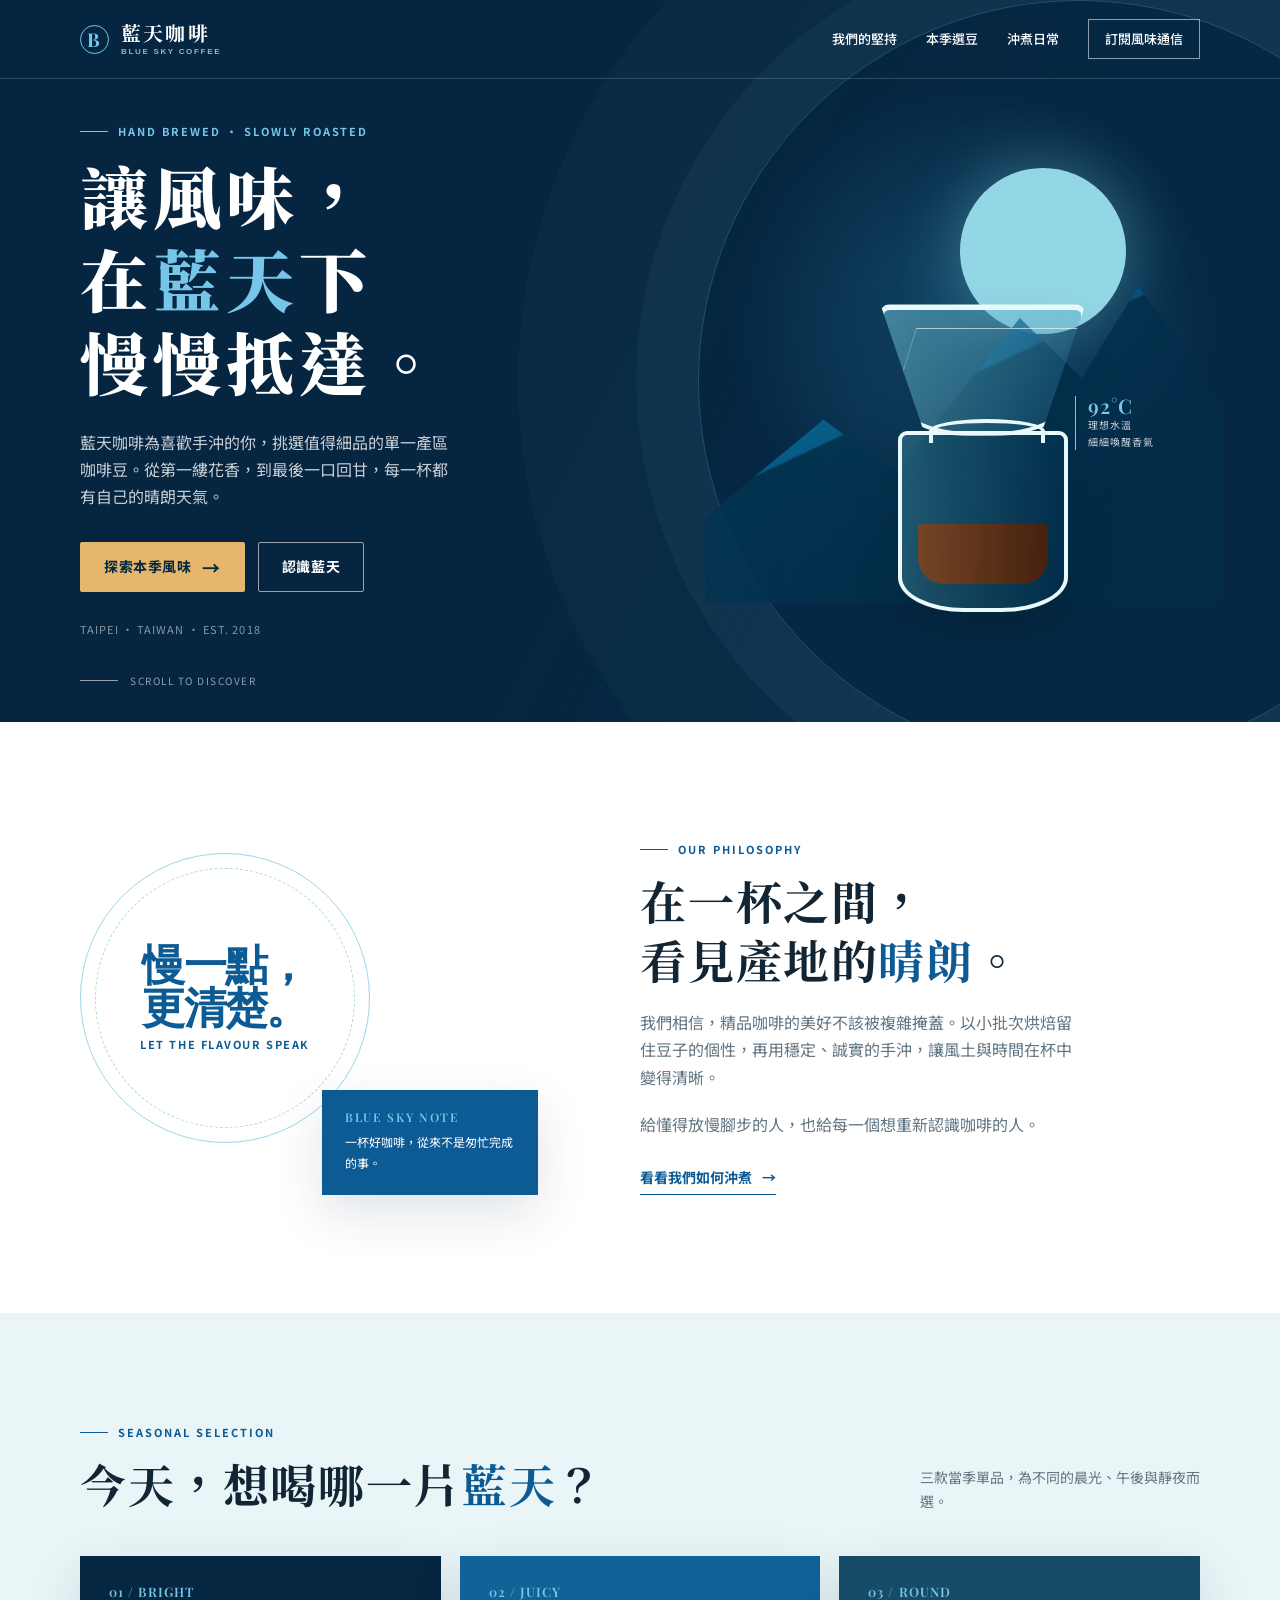
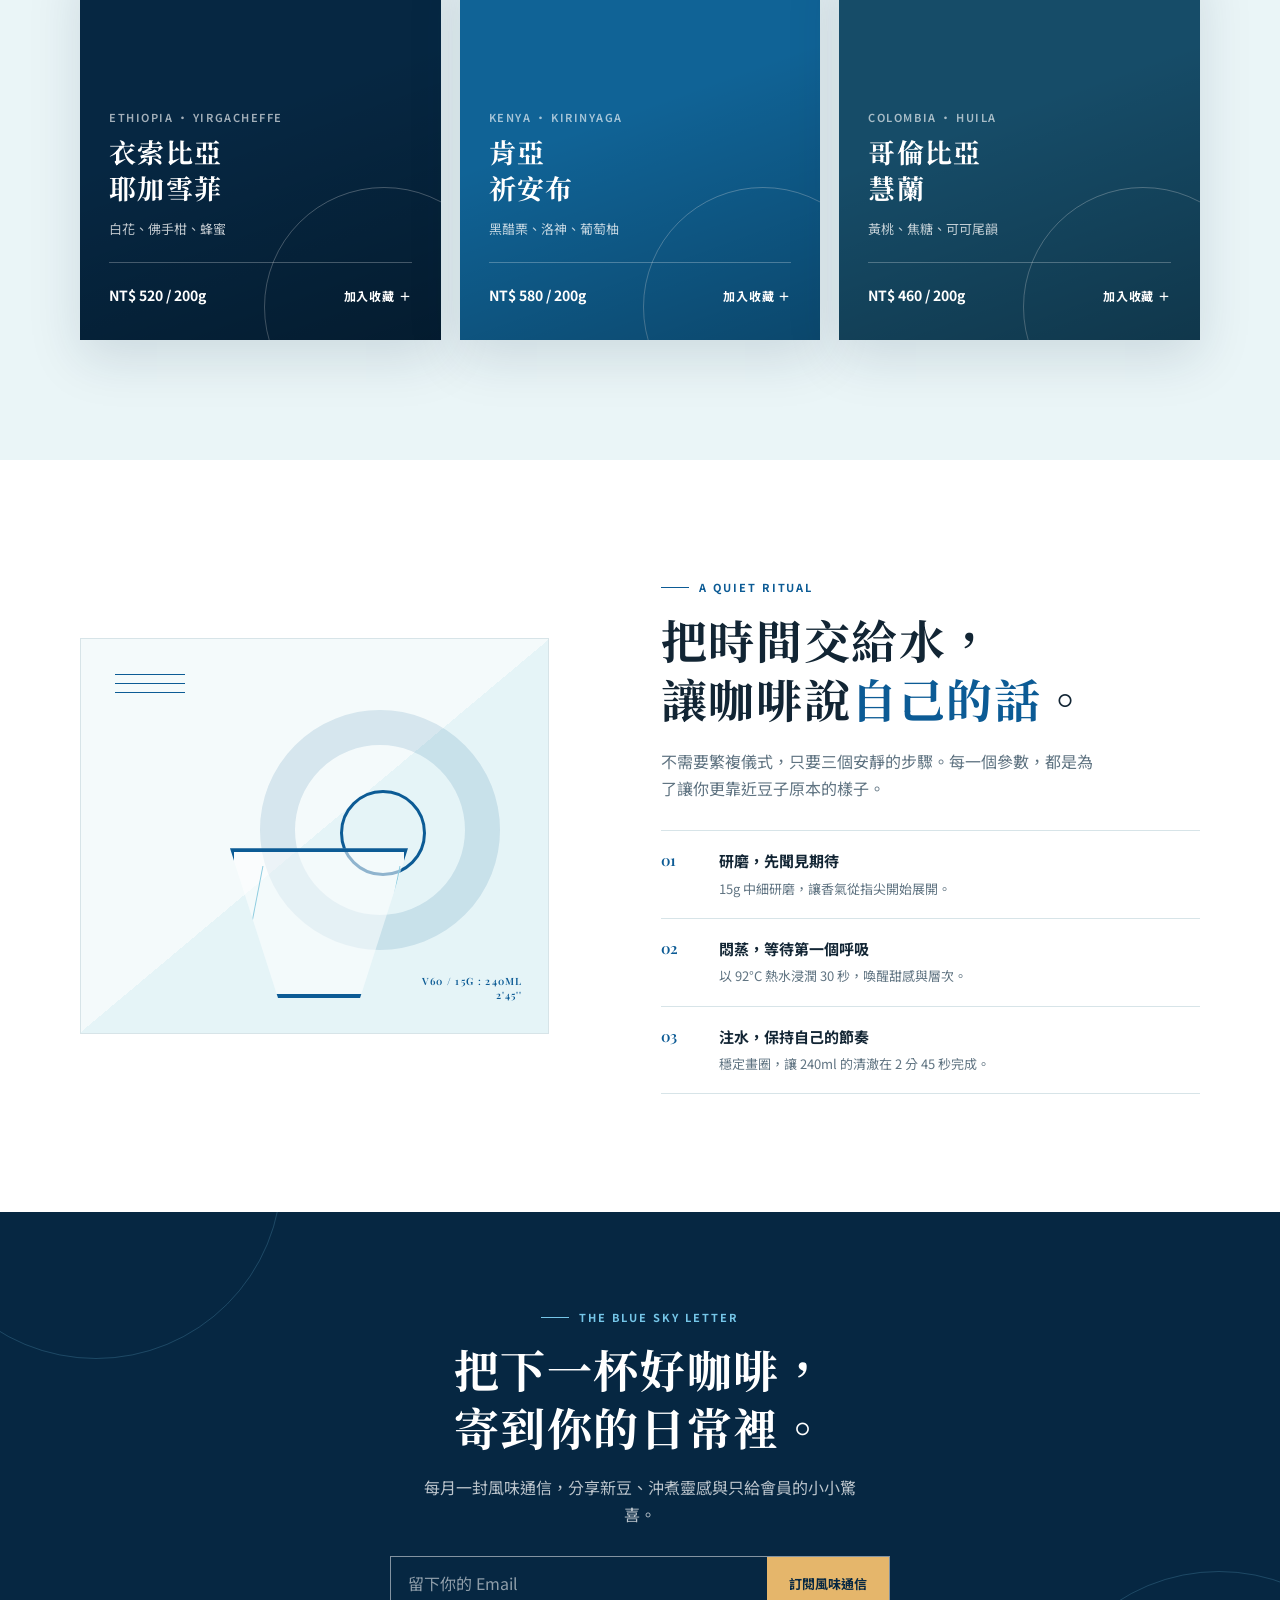
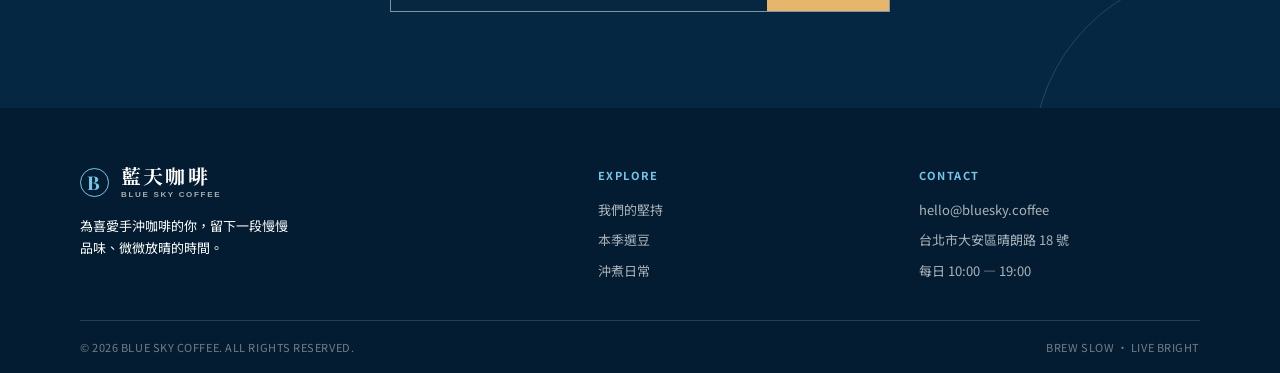
<file: outline/index.html>
<!DOCTYPE html>
<html lang="zh-Hant">
<head>
  <meta charset="UTF-8">
  <meta name="viewport" content="width=device-width, initial-scale=1.0">
  <meta name="description" content="藍天咖啡，為手沖咖啡愛好者挑選當季精品咖啡豆，讓每一杯都清澈、明亮、值得細品。">
  <title>藍天咖啡｜讓風味，慢慢抵達</title>
  <link rel="preconnect" href="https://fonts.googleapis.com">
  <link rel="preconnect" href="https://fonts.gstatic.com" crossorigin>
  <link href="https://fonts.googleapis.com/css2?family=Noto+Sans+TC:wght@400;500;600;700&family=Noto+Serif+TC:wght@500;600;700;900&family=Playfair+Display:ital,wght@0,600;0,700;1,600&display=swap" rel="stylesheet">
  <style>
    :root {
      --navy: #062742;
      --blue: #0c5b95;
      --sky: #75c6e8;
      --mist: #eaf5f7;
      --cream: #fbfaf6;
      --ink: #122534;
      --muted: #607482;
      --line: #d7e4e8;
      --sand: #e5b66b;
      --shadow: 0 18px 50px rgba(6, 39, 66, .13);
    }

    * { box-sizing: border-box; }
    html { scroll-behavior: smooth; }
    body {
      margin: 0;
      color: var(--ink);
      background: var(--cream);
      font-family: "Noto Sans TC", sans-serif;
      font-size: 16px;
      line-height: 1.7;
      -webkit-font-smoothing: antialiased;
    }

    a { color: inherit; text-decoration: none; }
    button, input { font: inherit; }
    button { cursor: pointer; }
    .wrap { width: min(1120px, calc(100% - 48px)); margin: 0 auto; }
    .serif { font-family: "Noto Serif TC", serif; }
    .eyebrow {
      display: flex;
      align-items: center;
      gap: 10px;
      margin: 0 0 13px;
      color: var(--blue);
      font-size: 11px;
      font-weight: 700;
      letter-spacing: .18em;
    }
    .eyebrow::before { content: ""; width: 28px; height: 1px; background: currentColor; }
    .section-title {
      margin: 0;
      font: 700 clamp(30px, 4vw, 46px)/1.28 "Noto Serif TC", serif;
      letter-spacing: .035em;
    }
    .section-title em { color: var(--blue); font-style: normal; }
    .section-copy { max-width: 48ch; margin: 20px 0 0; color: var(--muted); }
    .button {
      display: inline-flex;
      align-items: center;
      justify-content: center;
      gap: 11px;
      min-height: 50px;
      padding: 12px 23px;
      border: 1px solid transparent;
      border-radius: 2px;
      font-size: 14px;
      font-weight: 700;
      letter-spacing: .04em;
      transition: transform .22s ease, box-shadow .22s ease, background .22s ease;
    }
    .button:hover { transform: translateY(-2px); }
    .button:focus-visible, a:focus-visible { outline: 3px solid var(--sky); outline-offset: 4px; }
    .button-primary { color: var(--navy); background: var(--sand); box-shadow: 0 9px 22px rgba(1, 35, 59, .2); }
    .button-primary:hover { background: #f0c77f; }
    .button-outline { color: #fff; border-color: rgba(255,255,255,.58); }
    .button-outline:hover { background: rgba(255,255,255,.1); }
    .arrow { font-size: 18px; line-height: 1; }

    /* Header */
    .site-header {
      position: absolute;
      z-index: 10;
      width: 100%;
      color: #fff;
      border-bottom: 1px solid rgba(255, 255, 255, .16);
    }
    .nav { display: flex; align-items: center; justify-content: space-between; min-height: 78px; }
    .brand { display: flex; align-items: center; gap: 12px; font: 700 20px/1 "Noto Serif TC", serif; letter-spacing: .11em; }
    .brand-mark {
      display: grid;
      width: 29px;
      height: 29px;
      place-items: center;
      border: 1px solid var(--sky);
      border-radius: 50%;
      color: var(--sky);
      font: 700 19px/1 "Playfair Display", serif;
    }
    .brand small { display: block; margin-top: 5px; color: rgba(255,255,255,.64); font: 600 8px/1 sans-serif; letter-spacing: .21em; }
    .nav-links { display: flex; align-items: center; gap: 29px; font-size: 13px; font-weight: 500; }
    .nav-links a { position: relative; padding: 6px 0; }
    .nav-links a:not(.nav-cta)::after { content: ""; position: absolute; right: 0; bottom: 0; left: 0; height: 1px; background: var(--sky); transform: scaleX(0); transform-origin: right; transition: transform .22s; }
    .nav-links a:not(.nav-cta):hover::after { transform: scaleX(1); transform-origin: left; }
    .nav-cta { padding: 8px 16px !important; border: 1px solid rgba(255,255,255,.55); }
    .nav-cta:hover { color: var(--navy); background: #fff; }
    .menu-toggle { display: none; border: 0; color: #fff; background: transparent; }

    /* Hero */
    .hero { position: relative; min-height: 704px; overflow: hidden; color: #fff; background: var(--navy); }
    .hero::before {
      content: "";
      position: absolute;
      inset: 0;
      opacity: .36;
      background: radial-gradient(circle at 76% 45%, rgba(55, 167, 212, .75), transparent 23%), linear-gradient(117deg, rgba(4,25,45,.22) 0 48%, rgba(5,47,78,.82) 78%);
    }
    .hero::after {
      content: "";
      position: absolute;
      top: 0;
      right: -180px;
      width: 760px;
      height: 760px;
      border: 1px solid rgba(153,220,240,.22);
      border-radius: 50%;
      box-shadow: 0 0 0 62px rgba(153,220,240,.045), 0 0 0 180px rgba(153,220,240,.025);
    }
    .hero-grid { position: relative; z-index: 1; display: grid; grid-template-columns: 1.02fr .98fr; gap: 45px; align-items: center; min-height: 704px; padding: 122px 0 72px; }
    .hero .eyebrow { color: var(--sky); }
    .hero-title { max-width: 13ch; margin: 0; font: 900 clamp(42px, 5.5vw, 68px)/1.22 "Noto Serif TC", serif; letter-spacing: .075em; }
    .hero-title .blue { color: var(--sky); }
    .hero-lede { max-width: 42ch; margin: 26px 0 32px; color: rgba(255,255,255,.78); font-size: 16px; }
    .hero-actions { display: flex; flex-wrap: wrap; gap: 13px; }
    .hero-note { margin-top: 28px; color: rgba(255,255,255,.52); font-size: 11px; letter-spacing: .1em; }
    .hero-art { position: relative; min-height: 453px; }
    .sun { position: absolute; top: 2%; right: 14%; width: 166px; height: 166px; border-radius: 50%; background: #93d6e6; box-shadow: 0 0 65px rgba(145,215,233,.36); }
    .mountain { position: absolute; right: -4%; bottom: 2%; width: 98%; height: 70%; clip-path: polygon(0 73%, 23% 42%, 37% 59%, 61% 10%, 73% 29%, 84% 0, 100% 37%, 100% 100%, 0 100%); background: linear-gradient(135deg, #0b7eac, #06446f 70%); opacity: .85; }
    .mountain::after { content: ""; position: absolute; inset: 0; background: linear-gradient(155deg, transparent 38%, rgba(2,35,58,.72) 38.5% 100%); }
    .coffee-vessel { position: absolute; z-index: 2; right: 17%; bottom: 0; width: 255px; filter: drop-shadow(0 22px 21px rgba(0,0,0,.23)); }
    .dripper { position: relative; width: 205px; height: 132px; margin: 0 auto -5px; border: 4px solid #e9f8fa; border-top-width: 6px; border-radius: 10px 10px 44% 44%; background: linear-gradient(115deg, rgba(123,206,225,.5), rgba(26,118,161,.23)); clip-path: polygon(0 0,100% 0,78% 100%,22% 100%); }
    .dripper::after { content: ""; position: absolute; inset: 18px 16px 0; border-top: 1px solid rgba(255,255,255,.6); border-left: 1px solid rgba(255,255,255,.25); transform: skewX(-17deg); }
    .carafe { position: relative; width: 170px; height: 181px; margin: 0 auto; border: 4px solid #e9f8fa; border-radius: 9px 9px 39% 39% / 9px 9px 19% 19%; background: linear-gradient(90deg, rgba(110,211,229,.26), rgba(1,52,87,.52)); }
    .carafe::before { content: ""; position: absolute; top: -16px; left: 27px; width: 108px; height: 20px; border: 4px solid #e9f8fa; border-bottom: 0; border-radius: 50% 50% 0 0; }
    .carafe::after { content: ""; position: absolute; right: 16px; bottom: 24px; left: 16px; height: 60px; border-radius: 3px 3px 26px 26px; background: linear-gradient(90deg, rgba(133,67,26,.84), rgba(76,33,9,.92)); }
    .art-label { position: absolute; z-index: 3; top: 50%; right: 2%; width: 114px; padding-left: 12px; border-left: 1px solid var(--sky); color: rgba(255,255,255,.78); font-size: 10px; line-height: 1.7; letter-spacing: .1em; }
    .art-label strong { display: block; color: var(--sky); font: 600 20px/1 "Playfair Display", serif; }
    .scroll-line { position: absolute; bottom: 23px; left: max(24px, calc((100% - 1120px) / 2)); z-index: 2; display: flex; align-items: center; gap: 12px; color: rgba(255,255,255,.56); font-size: 10px; letter-spacing: .15em; }
    .scroll-line::before { content: ""; width: 38px; height: 1px; background: currentColor; }

    /* Intro */
    .intro { padding: 118px 0; background: #fff; }
    .intro-grid { display: grid; grid-template-columns: .9fr 1.1fr; gap: clamp(45px, 8vw, 105px); align-items: center; }
    .intro-stamp { position: relative; min-height: 355px; }
    .stamp-circle { position: absolute; inset: 13px auto auto 0; display: grid; width: 290px; height: 290px; place-items: center; border: 1px solid #9dd7e7; border-radius: 50%; color: var(--blue); text-align: center; }
    .stamp-circle::before { content: ""; position: absolute; inset: 14px; border: 1px dashed #a5d9e6; border-radius: 50%; }
    .stamp-circle strong { display: block; font: 700 43px/1 "Playfair Display", serif; letter-spacing: -.04em; }
    .stamp-circle span { display: block; margin-top: 8px; font-size: 11px; font-weight: 700; letter-spacing: .14em; }
    .stamp-card { position: absolute; right: 0; bottom: 0; width: 216px; padding: 21px 23px; color: #fff; background: var(--blue); box-shadow: var(--shadow); }
    .stamp-card p { margin: 0; font-size: 12px; line-height: 1.8; }
    .stamp-card b { display: block; margin-bottom: 8px; color: var(--sky); font: 600 12px/1 "Playfair Display", serif; letter-spacing: .14em; }
    .intro .section-copy { font-size: 16px; }
    .intro-link { display: inline-flex; gap: 10px; margin-top: 28px; padding-bottom: 4px; border-bottom: 1px solid var(--blue); color: var(--blue); font-size: 14px; font-weight: 700; }

    /* Coffees */
    .coffee-section { padding: 110px 0 120px; background: var(--mist); }
    .section-head { display: flex; align-items: end; justify-content: space-between; gap: 30px; margin-bottom: 43px; }
    .section-head .section-copy { max-width: 35ch; margin: 0; font-size: 14px; }
    .coffee-grid { display: grid; grid-template-columns: repeat(3, 1fr); gap: 19px; }
    .coffee-card { position: relative; min-height: 384px; overflow: hidden; color: #fff; background: var(--navy); box-shadow: var(--shadow); }
    .coffee-card::before { content: ""; position: absolute; right: -63px; bottom: -87px; width: 238px; height: 238px; border: 1px solid rgba(255,255,255,.29); border-radius: 50%; }
    .coffee-card::after { content: ""; position: absolute; top: 0; right: 0; bottom: 0; left: 0; background: linear-gradient(160deg, transparent 42%, rgba(0,0,0,.28)); pointer-events: none; }
    .coffee-card:nth-child(2) { background: #106396; }
    .coffee-card:nth-child(3) { background: #164c68; }
    .coffee-content { position: relative; z-index: 1; display: flex; flex-direction: column; min-height: 384px; padding: 29px; }
    .coffee-number { color: var(--sky); font: 600 13px/1 "Playfair Display", serif; letter-spacing: .08em; }
    .coffee-origin { margin: auto 0 7px; color: rgba(255,255,255,.63); font-size: 11px; font-weight: 600; letter-spacing: .14em; }
    .coffee-card h3 { margin: 0; font: 700 27px/1.35 "Noto Serif TC", serif; letter-spacing: .05em; }
    .coffee-notes { margin: 11px 0 22px; color: rgba(255,255,255,.75); font-size: 13px; }
    .coffee-bottom { display: flex; align-items: center; justify-content: space-between; padding-top: 18px; border-top: 1px solid rgba(255,255,255,.25); }
    .price { font-size: 14px; font-weight: 700; }
    .add-button { padding: 5px 0; border: 0; color: #fff; background: none; font-size: 12px; font-weight: 700; letter-spacing: .07em; }
    .add-button:hover { color: var(--sand); }

    /* Brew process */
    .brew { overflow: hidden; padding: 118px 0; background: #fff; }
    .brew-grid { display: grid; grid-template-columns: .93fr 1.07fr; gap: clamp(44px, 9vw, 112px); align-items: center; }
    .brew-visual { position: relative; min-height: 396px; border: 1px solid var(--line); background: linear-gradient(140deg, #f4fafb 0 50%, #e5f4f7 50%); }
    .brew-visual::before { content: ""; position: absolute; top: 35px; left: 34px; width: 70px; height: 1px; background: var(--blue); box-shadow: 0 9px 0 var(--blue), 0 18px 0 var(--blue); }
    .pour-ring { position: absolute; top: 71px; right: 48px; width: 240px; height: 240px; border: 35px solid rgba(12,91,149,.13); border-radius: 50%; }
    .pour-ring::after { content: ""; position: absolute; top: 45px; left: 45px; width: 80px; height: 80px; border: 3px solid var(--blue); border-radius: 50%; }
    .brew-v60 { position: absolute; bottom: 35px; left: 51%; width: 178px; height: 150px; border: 4px solid var(--blue); background: rgba(255,255,255,.54); clip-path: polygon(0 0,100% 0,73% 100%,27% 100%); transform: translateX(-50%); }
    .brew-v60::before { content: ""; position: absolute; top: 14px; right: 16px; bottom: 0; left: 16px; border-left: 1px solid #8dcce0; border-right: 1px solid #8dcce0; transform: skewX(-11deg); }
    .brew-caption { position: absolute; right: 25px; bottom: 21px; color: var(--blue); font: 600 10px/1.4 "Playfair Display", serif; letter-spacing: .13em; text-align: right; }
    .brew-steps { display: grid; gap: 0; margin: 28px 0 0; padding: 0; list-style: none; }
    .brew-steps li { display: grid; grid-template-columns: 43px 1fr; gap: 15px; padding: 17px 0; border-top: 1px solid var(--line); }
    .brew-steps li:last-child { border-bottom: 1px solid var(--line); }
    .step-no { color: var(--blue); font: 600 15px/1.7 "Playfair Display", serif; }
    .step-copy b { display: block; font-size: 15px; }
    .step-copy span { color: var(--muted); font-size: 13px; }

    /* CTA and Footer */
    .visit { position: relative; overflow: hidden; padding: 96px 0; color: #fff; background: var(--navy); text-align: center; }
    .visit::before, .visit::after { content: ""; position: absolute; width: 370px; height: 370px; border: 1px solid rgba(117,198,232,.21); border-radius: 50%; }
    .visit::before { top: -225px; left: -90px; }
    .visit::after { right: -125px; bottom: -235px; }
    .visit .wrap { position: relative; z-index: 1; }
    .visit .eyebrow { justify-content: center; color: var(--sky); }
    .visit .section-title { font-size: clamp(30px, 4vw, 45px); }
    .visit p:not(.eyebrow) { max-width: 48ch; margin: 19px auto 28px; color: rgba(255,255,255,.73); }
    .subscribe { display: flex; max-width: 500px; margin: 0 auto; border: 1px solid rgba(255,255,255,.5); }
    .subscribe input { min-width: 0; flex: 1; padding: 13px 17px; border: 0; outline: none; color: #fff; background: transparent; }
    .subscribe input::placeholder { color: rgba(255,255,255,.55); }
    .subscribe button { padding: 0 22px; border: 0; color: var(--navy); background: var(--sand); font-size: 13px; font-weight: 700; white-space: nowrap; }
    .subscribe button:hover { background: #f0c77f; }
    footer { color: rgba(255,255,255,.67); background: #031c31; }
    .footer-top { display: grid; grid-template-columns: 1.7fr 1fr 1fr; gap: 40px; padding: 58px 0 38px; }
    .footer-brand { color: #fff; }
    .footer-brand p { max-width: 31ch; margin: 16px 0 0; font-size: 13px; }
    .footer-heading { margin: 0 0 15px; color: var(--sky); font-size: 11px; font-weight: 700; letter-spacing: .14em; }
    .footer-list { margin: 0; padding: 0; list-style: none; font-size: 13px; }
    .footer-list li + li { margin-top: 8px; }
    .footer-list a:hover { color: #fff; }
    .footer-bottom { display: flex; justify-content: space-between; gap: 24px; padding: 17px 0; border-top: 1px solid rgba(255,255,255,.14); color: rgba(255,255,255,.43); font-size: 11px; letter-spacing: .05em; }

    .toast { position: fixed; right: 22px; bottom: 22px; z-index: 20; max-width: min(330px, calc(100% - 44px)); padding: 13px 18px; border-left: 3px solid var(--sand); color: #fff; background: var(--navy); box-shadow: var(--shadow); opacity: 0; pointer-events: none; transform: translateY(12px); transition: opacity .25s, transform .25s; font-size: 13px; }
    .toast.show { opacity: 1; transform: translateY(0); }

    .reveal { opacity: 0; transform: translateY(18px); transition: opacity .65s ease, transform .65s ease; }
    .reveal.visible { opacity: 1; transform: translateY(0); }

    @media (max-width: 820px) {
      .nav { min-height: 68px; }
      .menu-toggle { display: block; width: 42px; height: 42px; font-size: 23px; }
      .nav-links { position: absolute; top: 68px; right: 0; left: 0; display: grid; gap: 0; max-height: 0; overflow: hidden; background: #05233c; transition: max-height .27s ease; }
      .nav-links.open { max-height: 300px; border-top: 1px solid rgba(255,255,255,.12); }
      .nav-links a { padding: 13px 24px; border-bottom: 1px solid rgba(255,255,255,.09); }
      .nav-links .nav-cta { margin: 11px 24px; text-align: center; }
      .hero, .hero-grid { min-height: 710px; }
      .hero-grid { grid-template-columns: 1fr; padding-top: 115px; }
      .hero-art { min-height: 278px; margin-top: -35px; }
      .sun { right: 14%; width: 114px; height: 114px; }
      .mountain { width: 82%; height: 92%; }
      .coffee-vessel { right: 15%; transform: scale(.72); transform-origin: bottom right; }
      .art-label { top: 44%; right: 1%; }
      .intro-grid, .brew-grid { grid-template-columns: 1fr; }
      .intro-stamp { max-width: 510px; width: 100%; }
      .coffee-grid { grid-template-columns: 1fr 1fr; }
      .coffee-card:last-child { grid-column: span 2; }
      .footer-top { grid-template-columns: 1.4fr 1fr; }
      .footer-brand { grid-column: span 2; }
    }

    @media (max-width: 560px) {
      .wrap { width: min(100% - 34px, 1120px); }
      .hero, .hero-grid { min-height: 680px; }
      .hero-grid { padding-top: 100px; padding-bottom: 48px; }
      .hero-title { font-size: 40px; }
      .hero-lede { margin: 18px 0 23px; font-size: 14px; }
      .hero-art { min-height: 240px; }
      .art-label { display: none; }
      .scroll-line { bottom: 12px; left: 17px; }
      .intro, .coffee-section, .brew { padding: 76px 0; }
      .stamp-circle { width: 245px; height: 245px; }
      .stamp-card { width: 185px; padding: 16px; }
      .section-head { display: block; }
      .section-head .section-copy { margin-top: 15px; }
      .coffee-grid { grid-template-columns: 1fr; }
      .coffee-card, .coffee-card:last-child { grid-column: auto; min-height: 330px; }
      .coffee-content { min-height: 330px; }
      .brew-visual { min-height: 310px; }
      .pour-ring { top: 48px; right: 25px; width: 190px; height: 190px; border-width: 27px; }
      .visit { padding: 76px 0; }
      .subscribe { display: block; border: 0; }
      .subscribe input { width: 100%; border: 1px solid rgba(255,255,255,.5); }
      .subscribe button { width: 100%; min-height: 48px; margin-top: 9px; }
      .footer-top { grid-template-columns: 1fr; gap: 30px; }
      .footer-brand { grid-column: auto; }
      .footer-bottom { display: block; }
      .footer-bottom span + span { display: block; margin-top: 6px; }
    }

    @media (prefers-reduced-motion: reduce) {
      html { scroll-behavior: auto; }
      *, *::before, *::after { transition-duration: .01ms !important; animation-duration: .01ms !important; }
      .reveal { opacity: 1; transform: none; }
    }
  </style>
</head>
<body>
  <header class="site-header" id="top">
    <nav class="nav wrap" aria-label="主要導覽">
      <a class="brand" href="#top" aria-label="回到藍天咖啡首頁">
        <span class="brand-mark">B</span>
        <span>藍天咖啡<small>BLUE SKY COFFEE</small></span>
      </a>
      <button class="menu-toggle" type="button" aria-label="開啟導覽選單" aria-expanded="false" aria-controls="navLinks">☰</button>
      <div class="nav-links" id="navLinks">
        <a href="#story">我們的堅持</a>
        <a href="#coffee">本季選豆</a>
        <a href="#brew">沖煮日常</a>
        <a class="nav-cta" href="#visit">訂閱風味通信</a>
      </div>
    </nav>
  </header>

  <main>
    <section class="hero" aria-labelledby="heroTitle">
      <div class="hero-grid wrap">
        <div class="reveal">
          <p class="eyebrow">HAND BREWED · SLOWLY ROASTED</p>
          <h1 class="hero-title" id="heroTitle">讓風味，<br>在<span class="blue">藍天</span>下<br>慢慢抵達。</h1>
          <p class="hero-lede">藍天咖啡為喜歡手沖的你，挑選值得細品的單一產區咖啡豆。從第一縷花香，到最後一口回甘，每一杯都有自己的晴朗天氣。</p>
          <div class="hero-actions">
            <a class="button button-primary" href="#coffee">探索本季風味 <span class="arrow">→</span></a>
            <a class="button button-outline" href="#story">認識藍天</a>
          </div>
          <p class="hero-note">TAIPEI · TAIWAN · EST. 2018</p>
        </div>
        <div class="hero-art" aria-hidden="true">
          <div class="sun"></div>
          <div class="mountain"></div>
          <div class="coffee-vessel"><div class="dripper"></div><div class="carafe"></div></div>
          <p class="art-label"><strong>92°C</strong>理想水溫<br>細細喚醒香氣</p>
        </div>
      </div>
      <p class="scroll-line">SCROLL TO DISCOVER</p>
    </section>

    <section class="intro" id="story" aria-labelledby="storyTitle">
      <div class="intro-grid wrap">
        <div class="intro-stamp reveal" aria-hidden="true">
          <div class="stamp-circle"><div><strong>慢一點，<br>更清楚。</strong><span>LET THE FLAVOUR SPEAK</span></div></div>
          <div class="stamp-card"><b>BLUE SKY NOTE</b><p>一杯好咖啡，從來不是匆忙完成的事。</p></div>
        </div>
        <div class="reveal">
          <p class="eyebrow">OUR PHILOSOPHY</p>
          <h2 class="section-title" id="storyTitle">在一杯之間，<br>看見產地的<em>晴朗</em>。</h2>
          <p class="section-copy">我們相信，精品咖啡的美好不該被複雜掩蓋。以小批次烘焙留住豆子的個性，再用穩定、誠實的手沖，讓風土與時間在杯中變得清晰。</p>
          <p class="section-copy">給懂得放慢腳步的人，也給每一個想重新認識咖啡的人。</p>
          <a class="intro-link" href="#brew">看看我們如何沖煮 <span>→</span></a>
        </div>
      </div>
    </section>

    <section class="coffee-section" id="coffee" aria-labelledby="coffeeTitle">
      <div class="wrap">
        <div class="section-head reveal">
          <div><p class="eyebrow">SEASONAL SELECTION</p><h2 class="section-title" id="coffeeTitle">今天，想喝哪一片<em>藍天</em>？</h2></div>
          <p class="section-copy">三款當季單品，為不同的晨光、午後與靜夜而選。</p>
        </div>
        <div class="coffee-grid">
          <article class="coffee-card reveal">
            <div class="coffee-content">
              <span class="coffee-number">01 / BRIGHT</span>
              <p class="coffee-origin">ETHIOPIA · YIRGACHEFFE</p>
              <h3>衣索比亞<br>耶加雪菲</h3>
              <p class="coffee-notes">白花、佛手柑、蜂蜜</p>
              <div class="coffee-bottom"><span class="price">NT$ 520 / 200g</span><button class="add-button" type="button" data-coffee="衣索比亞・耶加雪菲">加入收藏 ＋</button></div>
            </div>
          </article>
          <article class="coffee-card reveal">
            <div class="coffee-content">
              <span class="coffee-number">02 / JUICY</span>
              <p class="coffee-origin">KENYA · KIRINYAGA</p>
              <h3>肯亞<br>祈安布</h3>
              <p class="coffee-notes">黑醋栗、洛神、葡萄柚</p>
              <div class="coffee-bottom"><span class="price">NT$ 580 / 200g</span><button class="add-button" type="button" data-coffee="肯亞・祈安布">加入收藏 ＋</button></div>
            </div>
          </article>
          <article class="coffee-card reveal">
            <div class="coffee-content">
              <span class="coffee-number">03 / ROUND</span>
              <p class="coffee-origin">COLOMBIA · HUILA</p>
              <h3>哥倫比亞<br>慧蘭</h3>
              <p class="coffee-notes">黃桃、焦糖、可可尾韻</p>
              <div class="coffee-bottom"><span class="price">NT$ 460 / 200g</span><button class="add-button" type="button" data-coffee="哥倫比亞・慧蘭">加入收藏 ＋</button></div>
            </div>
          </article>
        </div>
      </div>
    </section>

    <section class="brew" id="brew" aria-labelledby="brewTitle">
      <div class="brew-grid wrap">
        <div class="brew-visual reveal" aria-hidden="true">
          <div class="pour-ring"></div><div class="brew-v60"></div><p class="brew-caption">V60 / 15G : 240ML<br>2'45''</p>
        </div>
        <div class="reveal">
          <p class="eyebrow">A QUIET RITUAL</p>
          <h2 class="section-title" id="brewTitle">把時間交給水，<br>讓咖啡說<em>自己的話</em>。</h2>
          <p class="section-copy">不需要繁複儀式，只要三個安靜的步驟。每一個參數，都是為了讓你更靠近豆子原本的樣子。</p>
          <ol class="brew-steps">
            <li><span class="step-no">01</span><span class="step-copy"><b>研磨，先聞見期待</b><span>15g 中細研磨，讓香氣從指尖開始展開。</span></span></li>
            <li><span class="step-no">02</span><span class="step-copy"><b>悶蒸，等待第一個呼吸</b><span>以 92°C 熱水浸潤 30 秒，喚醒甜感與層次。</span></span></li>
            <li><span class="step-no">03</span><span class="step-copy"><b>注水，保持自己的節奏</b><span>穩定畫圈，讓 240ml 的清澈在 2 分 45 秒完成。</span></span></li>
          </ol>
        </div>
      </div>
    </section>

    <section class="visit" id="visit" aria-labelledby="visitTitle">
      <div class="wrap reveal">
        <p class="eyebrow">THE BLUE SKY LETTER</p>
        <h2 class="section-title" id="visitTitle">把下一杯好咖啡，<br>寄到你的日常裡。</h2>
        <p>每月一封風味通信，分享新豆、沖煮靈感與只給會員的小小驚喜。</p>
        <form class="subscribe" id="subscribeForm">
          <input type="email" aria-label="電子郵件地址" placeholder="留下你的 Email" required>
          <button type="submit">訂閱風味通信</button>
        </form>
      </div>
    </section>
  </main>

  <footer>
    <div class="footer-top wrap">
      <div class="footer-brand"><a class="brand" href="#top"><span class="brand-mark">B</span><span>藍天咖啡<small>BLUE SKY COFFEE</small></span></a><p>為喜愛手沖咖啡的你，留下一段慢慢品味、微微放晴的時間。</p></div>
      <div><p class="footer-heading">EXPLORE</p><ul class="footer-list"><li><a href="#story">我們的堅持</a></li><li><a href="#coffee">本季選豆</a></li><li><a href="#brew">沖煮日常</a></li></ul></div>
      <div><p class="footer-heading">CONTACT</p><ul class="footer-list"><li><a href="mailto:hello@bluesky.coffee">hello@bluesky.coffee</a></li><li>台北市大安區晴朗路 18 號</li><li>每日 10:00 — 19:00</li></ul></div>
    </div>
    <div class="footer-bottom wrap"><span>© 2026 BLUE SKY COFFEE. ALL RIGHTS RESERVED.</span><span>BREW SLOW · LIVE BRIGHT</span></div>
  </footer>

  <div class="toast" id="toast" role="status" aria-live="polite"></div>
  <script>
    const menuToggle = document.querySelector('.menu-toggle');
    const navLinks = document.getElementById('navLinks');
    menuToggle.addEventListener('click', () => {
      const open = navLinks.classList.toggle('open');
      menuToggle.setAttribute('aria-expanded', open);
      menuToggle.setAttribute('aria-label', open ? '關閉導覽選單' : '開啟導覽選單');
      menuToggle.textContent = open ? '×' : '☰';
    });
    navLinks.querySelectorAll('a').forEach(link => link.addEventListener('click', () => {
      navLinks.classList.remove('open');
      menuToggle.setAttribute('aria-expanded', 'false');
      menuToggle.setAttribute('aria-label', '開啟導覽選單');
      menuToggle.textContent = '☰';
    }));

    const toast = document.getElementById('toast');
    let toastTimer;
    function showToast(message) {
      window.clearTimeout(toastTimer);
      toast.textContent = message;
      toast.classList.add('show');
      toastTimer = window.setTimeout(() => toast.classList.remove('show'), 2600);
    }
    document.querySelectorAll('[data-coffee]').forEach(button => button.addEventListener('click', () => {
      showToast(`已將「${button.dataset.coffee}」加入你的收藏。`);
    }));
    document.getElementById('subscribeForm').addEventListener('submit', event => {
      event.preventDefault();
      event.currentTarget.reset();
      showToast('謝謝訂閱，下一封晴朗的風味通信即將寄出。');
    });

    const reducedMotion = window.matchMedia('(prefers-reduced-motion: reduce)').matches;
    const revealItems = document.querySelectorAll('.reveal');
    if (reducedMotion || !('IntersectionObserver' in window)) {
      revealItems.forEach(item => item.classList.add('visible'));
    } else {
      const observer = new IntersectionObserver(entries => {
        entries.forEach(entry => {
          if (entry.isIntersecting) {
            entry.target.classList.add('visible');
            observer.unobserve(entry.target);
          }
        });
      }, { threshold: .12 });
      revealItems.forEach(item => observer.observe(item));
    }
  </script>
</body>
</html>
</file>
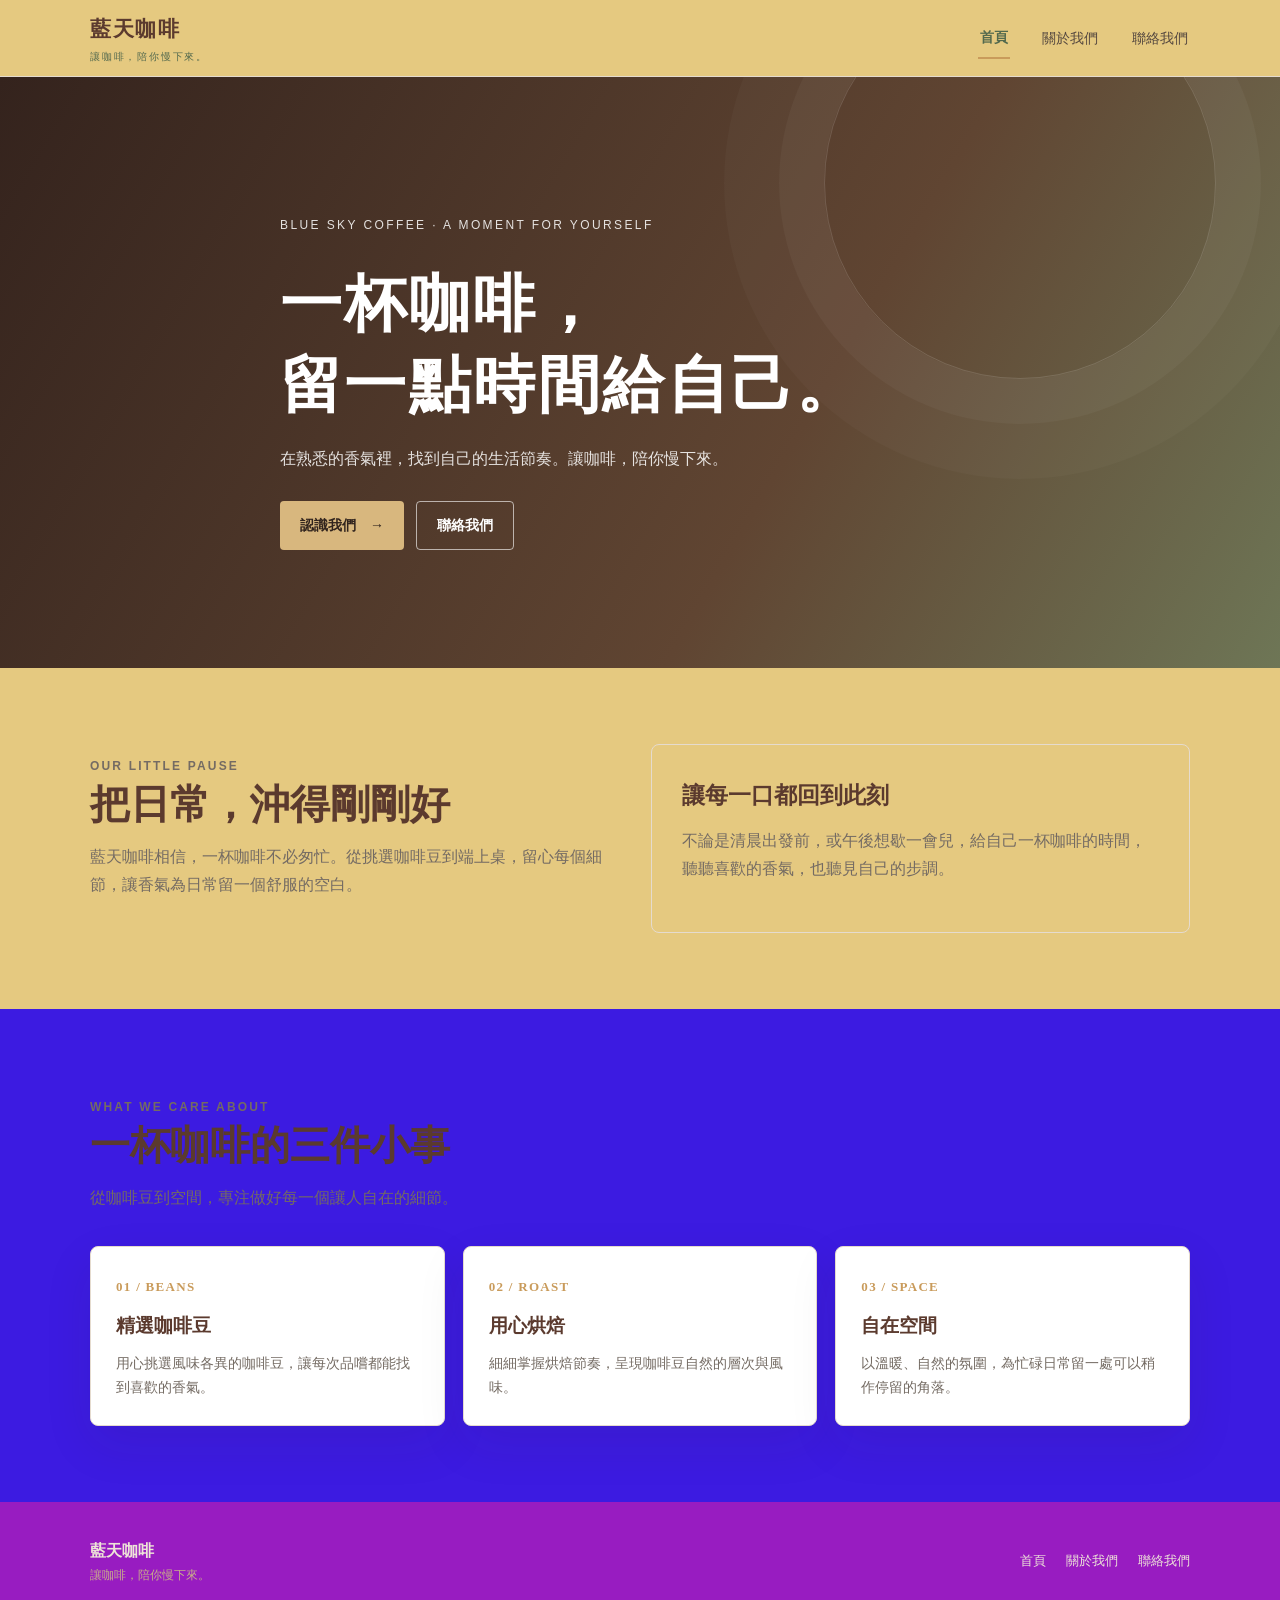
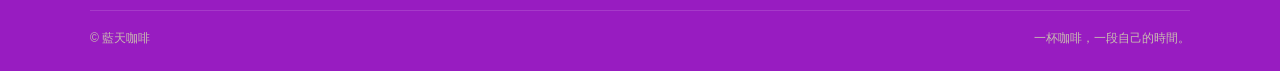
<file: pages/index.html>
<!doctype html><html lang="zh-Hant"><head><meta charset="utf-8"><meta name="viewport" content="width=device-width, initial-scale=1"><meta name="description" content="藍天咖啡，以一杯咖啡陪你慢下來。認識品牌與咖啡日常。"><title>藍天咖啡｜讓咖啡，陪你慢下來</title><link rel="stylesheet" href="assets/css/site.css"><script src="assets/js/site.js" defer></script></head><body><a class="skip" href="#main">跳至主要內容</a><header class="site-header"><nav class="nav wrap" aria-label="主要導覽"><a class="brand" href="index.html">藍天咖啡<span>讓咖啡，陪你慢下來。</span></a><button class="menu-toggle" type="button" aria-expanded="false" aria-controls="site-nav" aria-label="展開導覽選單">☰ 選單</button><div class="nav-links" id="site-nav"><a href="index.html" aria-current="page">首頁</a><a href="about.html">關於我們</a><a href="contact.html">聯絡我們</a></div></nav></header><main id="main"><section class="hero"><div class="wrap hero-inner"><p class="eyebrow">BLUE SKY COFFEE · A MOMENT FOR YOURSELF</p><h1>一杯咖啡，<br>留一點時間給自己。</h1><p>在熟悉的香氣裡，找到自己的生活節奏。讓咖啡，陪你慢下來。</p><div class="actions"><a class="btn" href="about.html">認識我們　→</a><a class="btn secondary" href="contact.html">聯絡我們</a></div></div></section><section class="section paper"><div class="wrap content-grid"><div class="section-head"><p class="kicker">OUR LITTLE PAUSE</p><h2>把日常，沖得剛剛好</h2><p>藍天咖啡相信，一杯咖啡不必匆忙。從挑選咖啡豆到端上桌，留心每個細節，讓香氣為日常留一個舒服的空白。</p></div><div class="story-panel"><h2>讓每一口都回到此刻</h2><p>不論是清晨出發前，或午後想歇一會兒，給自己一杯咖啡的時間，聽聽喜歡的香氣，也聽見自己的步調。</p></div></div></section><section class="section"><div class="wrap"><div class="section-head"><p class="kicker">WHAT WE CARE ABOUT</p><h2>一杯咖啡的三件小事</h2><p>從咖啡豆到空間，專注做好每一個讓人自在的細節。</p></div><div class="cards"><article class="card"><span class="number">01 / BEANS</span><h3>精選咖啡豆</h3><p>用心挑選風味各異的咖啡豆，讓每次品嚐都能找到喜歡的香氣。</p></article><article class="card"><span class="number">02 / ROAST</span><h3>用心烘焙</h3><p>細細掌握烘焙節奏，呈現咖啡豆自然的層次與風味。</p></article><article class="card"><span class="number">03 / SPACE</span><h3>自在空間</h3><p>以溫暖、自然的氛圍，為忙碌日常留一處可以稍作停留的角落。</p></article></div></div></section></main><footer class="site-footer"><div class="wrap"><div class="footer-top"><div class="footer-brand">藍天咖啡<small>讓咖啡，陪你慢下來。</small></div><nav class="footer-nav" aria-label="頁尾導覽"><a href="index.html" aria-current="page">首頁</a><a href="about.html">關於我們</a><a href="contact.html">聯絡我們</a></nav></div><div class="copyright"><span>© 藍天咖啡</span><span>一杯咖啡，一段自己的時間。</span></div></div></footer></body></html>
</file>
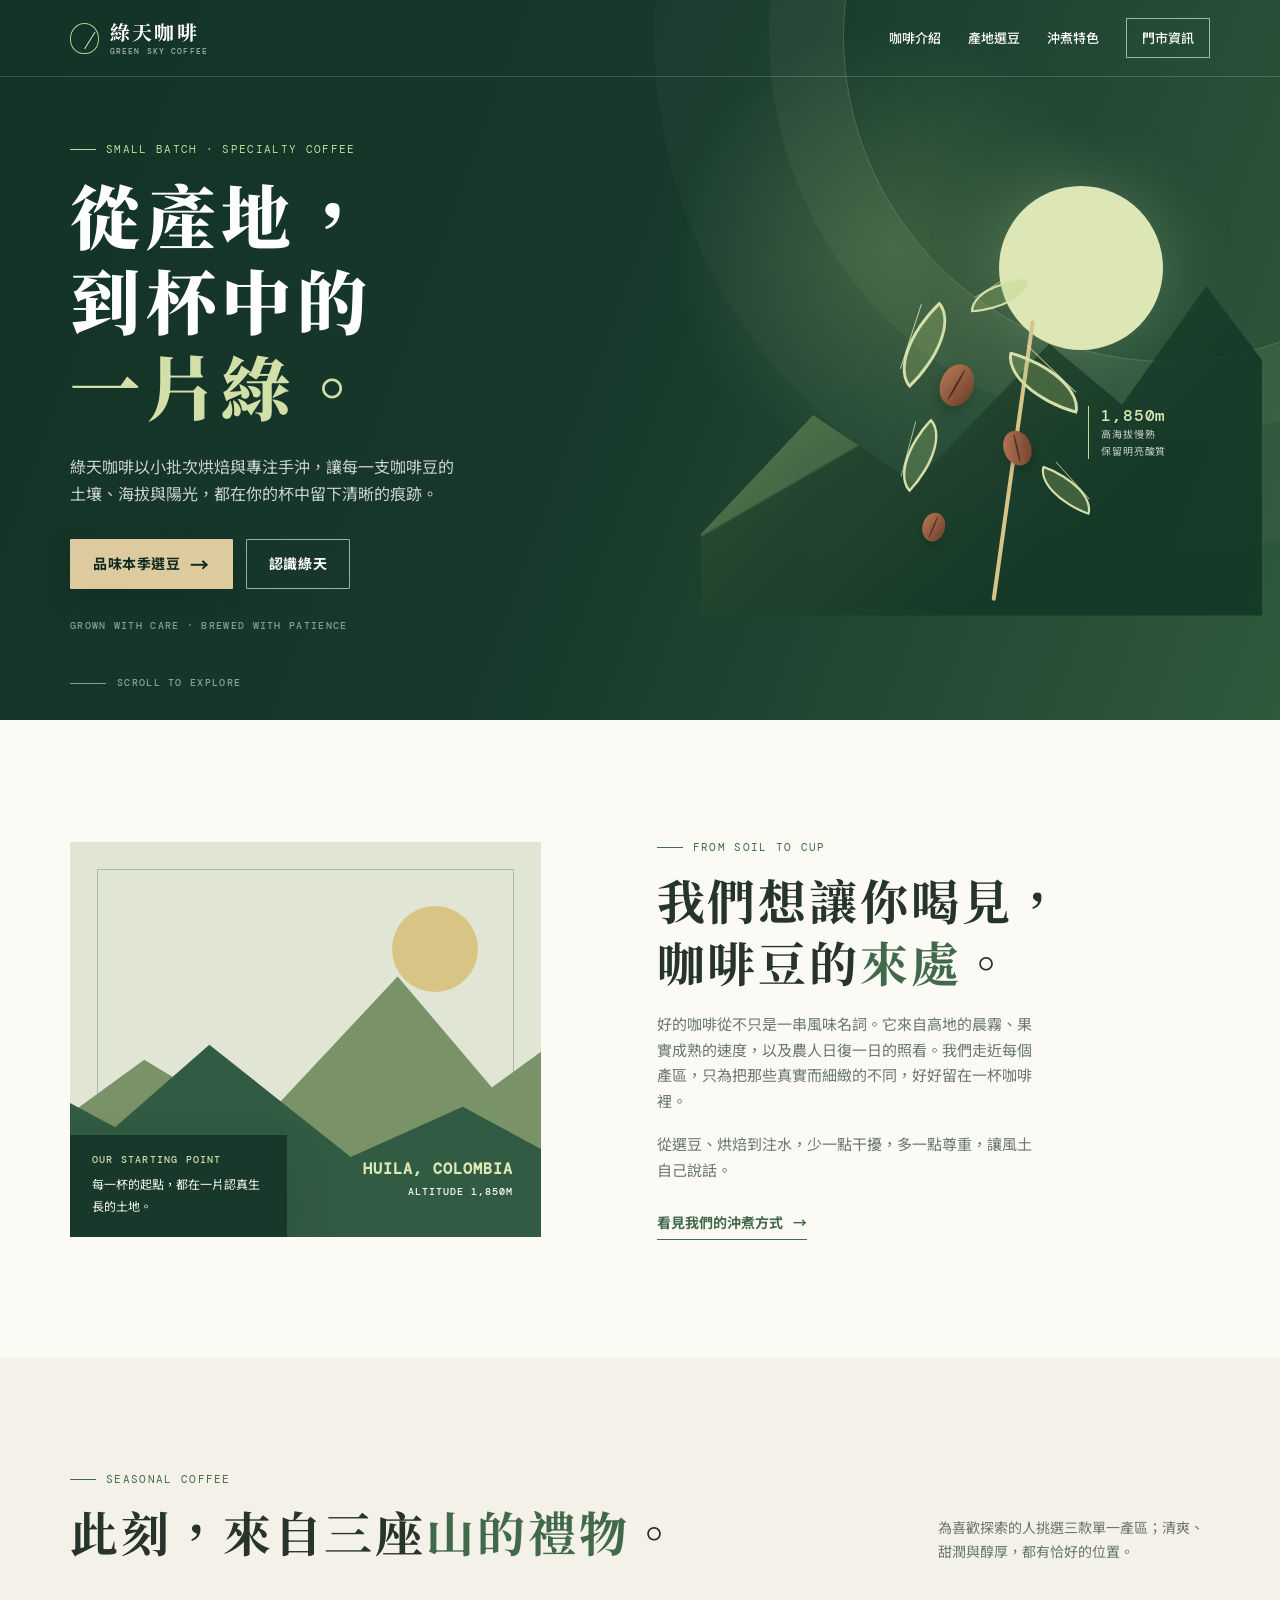
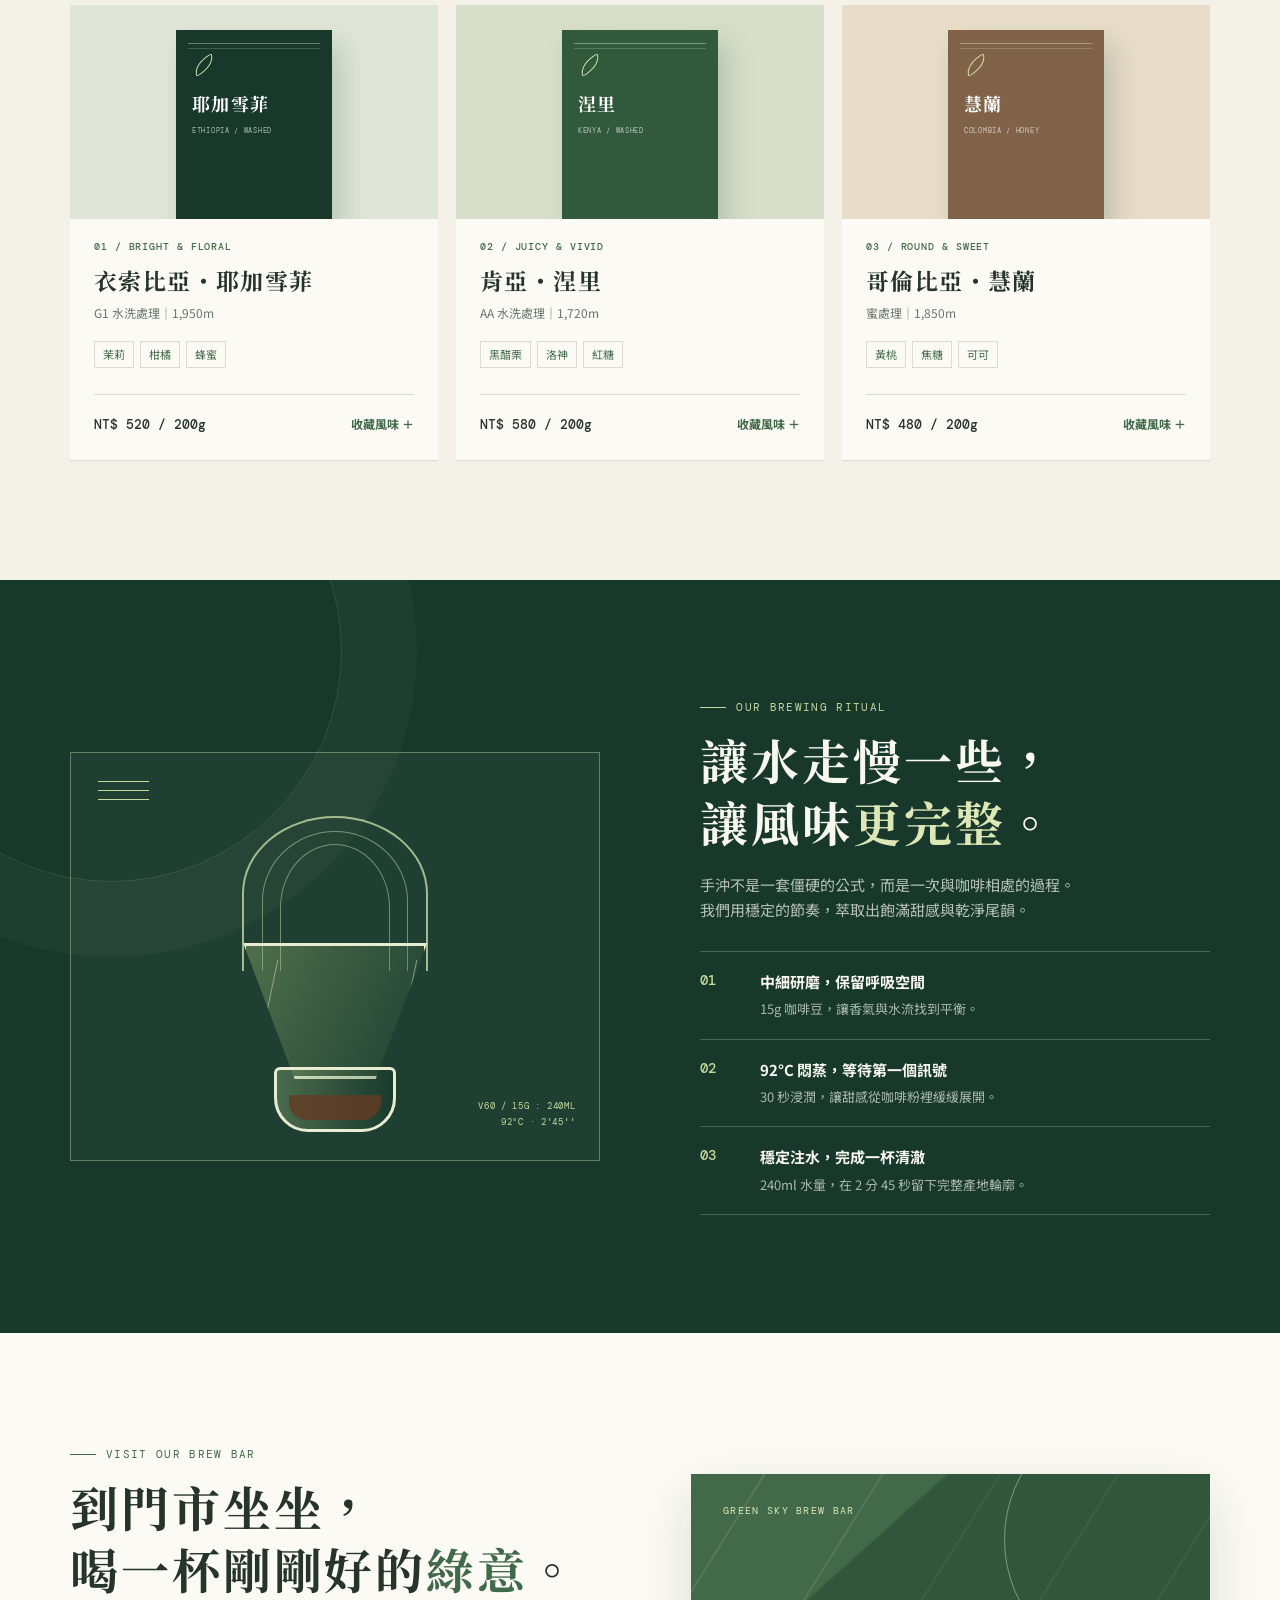
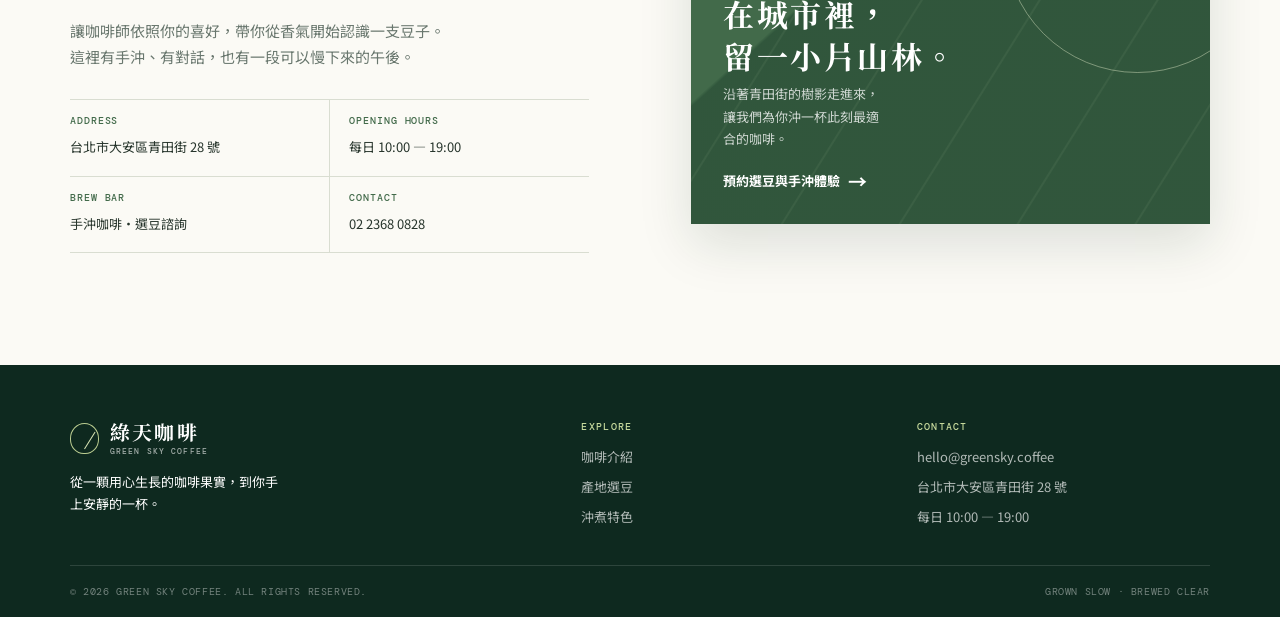
<file: refined/index.html>
<!DOCTYPE html>
<html lang="zh-Hant">
<head>
  <meta charset="UTF-8">
  <meta name="viewport" content="width=device-width, initial-scale=1.0">
  <meta name="description" content="綠天咖啡以小批次烘焙與手沖，讓每一支精品咖啡豆的產地風土清晰抵達杯中。">
  <title>綠天咖啡｜從產地，到杯中的一片綠</title>
  <link rel="preconnect" href="https://fonts.googleapis.com">
  <link rel="preconnect" href="https://fonts.gstatic.com" crossorigin>
  <link href="https://fonts.googleapis.com/css2?family=DM+Mono:wght@400;500&family=Noto+Sans+TC:wght@400;500;600;700&family=Noto+Serif+TC:wght@500;600;700;900&display=swap" rel="stylesheet">
  <style>
    :root {
      --forest: #17382b;
      --deep-forest: #0e291f;
      --moss: #426a4a;
      --leaf: #9aaa72;
      --cream: #f4f1e8;
      --paper: #fbfaf5;
      --oat: #ddca9e;
      --clay: #ad7655;
      --ink: #26342b;
      --muted: #69776e;
      --line: #d9ddd1;
      --shadow: 0 20px 50px rgba(18, 45, 32, .13);
    }

    * { box-sizing: border-box; }
    html { scroll-behavior: smooth; }
    body { margin: 0; background: var(--cream); color: var(--ink); font-family: "Noto Sans TC", sans-serif; line-height: 1.7; -webkit-font-smoothing: antialiased; }
    a { color: inherit; text-decoration: none; }
    button, input { font: inherit; }
    button { cursor: pointer; }
    .container { width: min(1140px, calc(100% - 52px)); margin: 0 auto; }
    .sr-only { position: absolute; width: 1px; height: 1px; overflow: hidden; clip: rect(0,0,0,0); white-space: nowrap; }
    .eyebrow { display: flex; align-items: center; gap: 10px; margin: 0 0 12px; color: var(--moss); font-family: "DM Mono", monospace; font-size: 11px; letter-spacing: .12em; }
    .eyebrow::before { content: ""; width: 26px; height: 1px; background: currentColor; }
    .title { margin: 0; font: 700 clamp(30px, 4vw, 48px)/1.3 "Noto Serif TC", serif; letter-spacing: .06em; }
    .title strong { color: var(--moss); font: inherit; }
    .copy { max-width: 48ch; margin: 18px 0 0; color: var(--muted); font-size: 15px; }
    .button { display: inline-flex; align-items: center; justify-content: center; gap: 10px; min-height: 50px; padding: 12px 22px; border: 1px solid transparent; border-radius: 1px; font-size: 14px; font-weight: 700; letter-spacing: .04em; transition: transform .2s ease, background .2s ease, color .2s ease, border-color .2s ease; }
    .button:hover { transform: translateY(-2px); }
    .button:focus-visible, a:focus-visible, button:focus-visible, input:focus-visible { outline: 3px solid #d3c66b; outline-offset: 3px; }
    .button-main { color: var(--deep-forest); background: var(--oat); box-shadow: 0 10px 24px rgba(7, 27, 18, .18); }
    .button-main:hover { background: #eddaac; }
    .button-light { border-color: rgba(255,255,255,.58); color: #fff; }
    .button-light:hover { background: rgba(255,255,255,.12); }
    .icon-arrow { font-size: 19px; line-height: 1; }

    /* Header */
    .header { position: absolute; z-index: 10; width: 100%; color: #fff; border-bottom: 1px solid rgba(255,255,255,.17); }
    .nav { display: flex; min-height: 76px; align-items: center; justify-content: space-between; }
    .brand { display: flex; align-items: center; gap: 11px; font: 700 20px/1 "Noto Serif TC", serif; letter-spacing: .11em; }
    .brand-symbol { position: relative; width: 29px; height: 31px; border: 1px solid #bbcd91; border-radius: 50% 50% 47% 47%; color: #d9e5b6; }
    .brand-symbol::before { content: ""; position: absolute; top: 5px; left: 13px; width: 1px; height: 20px; background: #d9e5b6; transform: rotate(32deg); transform-origin: bottom; }
    .brand small { display: block; margin-top: 5px; color: rgba(255,255,255,.63); font: 500 8px/1 "DM Mono", monospace; letter-spacing: .14em; }
    .nav-links { display: flex; align-items: center; gap: 27px; font-size: 13px; font-weight: 500; }
    .nav-links a { position: relative; padding: 6px 0; }
    .nav-links a:not(.nav-book)::after { content: ""; position: absolute; right: 0; bottom: 0; left: 0; height: 1px; background: var(--leaf); transform: scaleX(0); transform-origin: right; transition: transform .2s; }
    .nav-links a:not(.nav-book):hover::after { transform: scaleX(1); transform-origin: left; }
    .nav-book { padding: 8px 15px !important; border: 1px solid rgba(255,255,255,.58); }
    .nav-book:hover { color: var(--forest); background: #fff; }
    .menu-button { display: none; width: 40px; height: 40px; border: 0; color: #fff; background: transparent; font-size: 23px; }

    /* Hero */
    .hero { position: relative; min-height: 720px; overflow: hidden; color: #fff; background: var(--forest); }
    .hero::before { content: ""; position: absolute; inset: 0; background: radial-gradient(circle at 70% 35%, rgba(141,170,103,.28), transparent 22%), linear-gradient(110deg, #133326 0%, #17382b 47%, #2f5a3c 100%); }
    .hero::after { content: ""; position: absolute; top: -290px; right: -215px; width: 650px; height: 650px; border: 1px solid rgba(223,235,186,.22); border-radius: 50%; box-shadow: 0 0 0 74px rgba(223,235,186,.045), 0 0 0 189px rgba(223,235,186,.025); }
    .hero-grid { position: relative; z-index: 1; display: grid; grid-template-columns: 1.05fr .95fr; gap: 35px; align-items: center; min-height: 720px; padding: 126px 0 72px; }
    .hero .eyebrow { color: #c3d99a; }
    .hero h1 { max-width: 12ch; margin: 0; font: 900 clamp(43px, 5.5vw, 70px)/1.22 "Noto Serif TC", serif; letter-spacing: .08em; }
    .hero h1 em { color: #d2dfa9; font-style: normal; }
    .hero-lede { max-width: 43ch; margin: 26px 0 31px; color: rgba(255,255,255,.78); font-size: 16px; }
    .hero-actions { display: flex; flex-wrap: wrap; gap: 13px; }
    .hero-signature { margin: 29px 0 0; color: rgba(255,255,255,.5); font: 500 10px/1.6 "DM Mono", monospace; letter-spacing: .13em; }
    .hero-visual { position: relative; height: 453px; }
    .sun-disc { position: absolute; top: 25px; right: 9%; width: 164px; height: 164px; border-radius: 50%; background: #dce7b5; box-shadow: 0 0 72px rgba(220,231,181,.25); }
    .hill { position: absolute; right: -10%; bottom: -2px; width: 107%; height: 75%; clip-path: polygon(0 76%, 20% 41%, 38% 61%, 62% 20%, 75% 38%, 90% 3%, 100% 25%, 100% 100%, 0 100%); background: linear-gradient(136deg, #72905c, #244c36 69%); opacity: .88; }
    .hill::after { content: ""; position: absolute; inset: 0; background: linear-gradient(150deg, transparent 39%, rgba(8,38,25,.55) 39.5% 100%); }
    .coffee-plant { position: absolute; z-index: 2; right: 19%; bottom: 13px; width: 255px; height: 330px; transform: rotate(-4deg); }
    .stem { position: absolute; bottom: 0; left: 125px; width: 4px; height: 283px; border-radius: 4px; background: #d6c488; transform: rotate(12deg); transform-origin: bottom; }
    .leaf { position: absolute; width: 82px; height: 42px; border: 3px solid #d5dfa9; border-radius: 100% 0 100% 0; background: rgba(173,202,117,.26); }
    .leaf::after { content: ""; position: absolute; top: 50%; left: 4px; width: 68px; height: 1px; background: rgba(226,237,189,.78); transform: rotate(-28deg); transform-origin: left; }
    .leaf-a { top: 49px; left: 35px; transform: rotate(-40deg); }
    .leaf-b { top: 95px; right: 22px; transform: rotate(20deg) scaleX(-1); }
    .leaf-c { top: 159px; left: 23px; transform: rotate(-43deg) scale(.84); }
    .leaf-d { top: 204px; right: 7px; transform: rotate(24deg) scaleX(-1) scale(.74); }
    .leaf-e { top: 5px; right: 60px; transform: rotate(0deg) scale(.72); }
    .bean { position: absolute; z-index: 3; width: 33px; height: 43px; border-radius: 50%; background: linear-gradient(110deg, #b87957, #6d3e28); box-shadow: 0 8px 12px rgba(0,0,0,.17); }
    .bean::before { content: ""; position: absolute; top: 4px; bottom: 4px; left: 15px; width: 2px; border-radius: 50%; background: rgba(45,26,19,.72); transform: rotate(8deg); }
    .bean-1 { top: 91px; left: 89px; transform: rotate(26deg); }
    .bean-2 { top: 158px; right: 77px; transform: rotate(-17deg) scale(.83); }
    .bean-3 { top: 231px; left: 56px; transform: rotate(19deg) scale(.68); }
    .origin-tag { position: absolute; z-index: 3; top: 52%; right: -2%; width: 132px; padding-left: 12px; border-left: 1px solid #c3d99a; color: rgba(255,255,255,.76); font-size: 10px; line-height: 1.7; letter-spacing: .08em; }
    .origin-tag b { display: block; color: #dce7b5; font: 500 16px/1.2 "DM Mono", monospace; }
    .scroll-hint { position: absolute; bottom: 22px; left: max(26px, calc((100% - 1140px) / 2)); z-index: 2; display: flex; gap: 11px; align-items: center; color: rgba(255,255,255,.52); font: 500 10px/1 "DM Mono", monospace; letter-spacing: .13em; }
    .scroll-hint::before { content: ""; width: 36px; height: 1px; background: currentColor; }

    /* Story */
    .story { padding: 118px 0; background: var(--paper); }
    .story-grid { display: grid; grid-template-columns: .92fr 1.08fr; gap: clamp(46px, 9vw, 120px); align-items: center; }
    .origin-window { position: relative; min-height: 395px; overflow: hidden; background: #e0e5d4; }
    .origin-window::before { content: ""; position: absolute; inset: 27px; border: 1px solid rgba(23,56,43,.25); }
    .origin-sun { position: absolute; top: 64px; right: 63px; width: 86px; height: 86px; border-radius: 50%; background: #d8c485; }
    .origin-hill-one, .origin-hill-two { position: absolute; right: -12%; bottom: -2%; left: -13%; clip-path: polygon(0 72%, 23% 40%, 42% 62%, 66% 13%, 82% 49%, 100% 24%, 100% 100%, 0 100%); }
    .origin-hill-one { height: 78%; background: #799267; }
    .origin-hill-two { height: 58%; background: #315b42; transform: scaleX(-1); }
    .origin-label { position: absolute; z-index: 2; right: 28px; bottom: 27px; color: #fff; font: 500 10px/1.7 "DM Mono", monospace; letter-spacing: .1em; text-align: right; }
    .origin-label b { display: block; color: #dce7b5; font-size: 15px; }
    .story-note { position: absolute; z-index: 3; bottom: 0; left: 0; width: 217px; padding: 20px 22px; color: #f9f8f1; background: var(--forest); box-shadow: var(--shadow); }
    .story-note b { display: block; margin-bottom: 8px; color: #cfddaa; font: 500 10px/1 "DM Mono", monospace; letter-spacing: .12em; }
    .story-note p { margin: 0; font-size: 12px; line-height: 1.8; }
    .story-link { display: inline-flex; gap: 10px; margin-top: 29px; padding-bottom: 4px; border-bottom: 1px solid var(--moss); color: var(--moss); font-size: 14px; font-weight: 700; }

    /* Selection */
    .selection { padding: 112px 0 120px; background: var(--cream); }
    .section-head { display: flex; align-items: end; justify-content: space-between; gap: 30px; margin-bottom: 42px; }
    .section-head .copy { max-width: 34ch; margin: 0; font-size: 14px; }
    .coffee-grid { display: grid; grid-template-columns: repeat(3, 1fr); gap: 18px; }
    .coffee-card { display: flex; flex-direction: column; min-height: 455px; background: var(--paper); box-shadow: 0 1px 0 var(--line); transition: transform .25s ease, box-shadow .25s ease; }
    .coffee-card:hover { transform: translateY(-6px); box-shadow: var(--shadow); }
    .bag-visual { position: relative; height: 214px; overflow: hidden; background: #dfe6d7; }
    .coffee-card:nth-child(2) .bag-visual { background: #d7dfca; }
    .coffee-card:nth-child(3) .bag-visual { background: #e7ddc9; }
    .bag { position: absolute; right: 50%; bottom: -10px; width: 156px; height: 199px; padding: 28px 16px; color: #fff; background: var(--forest); box-shadow: 10px 14px 25px rgba(20,50,36,.17); transform: translateX(50%); }
    .coffee-card:nth-child(2) .bag { background: #315a3d; }
    .coffee-card:nth-child(3) .bag { background: #806248; }
    .bag::before { content: ""; position: absolute; top: 13px; right: 12px; left: 12px; height: 1px; background: rgba(255,255,255,.35); box-shadow: 0 5px 0 rgba(255,255,255,.18); }
    .bag .mini-leaf { display: block; width: 24px; height: 14px; margin-bottom: 19px; border: 1px solid #dce7b5; border-radius: 100% 0; transform: rotate(-28deg); }
    .bag .bag-name { position: relative; z-index: 1; font: 700 18px/1.3 "Noto Serif TC", serif; letter-spacing: .07em; }
    .bag .bag-origin { display: block; margin-top: 7px; color: rgba(255,255,255,.65); font: 400 7px/1.4 "DM Mono", monospace; letter-spacing: .1em; }
    .card-body { display: flex; flex: 1; flex-direction: column; padding: 23px 24px 22px; }
    .card-index { color: var(--moss); font: 500 10px/1 "DM Mono", monospace; letter-spacing: .09em; }
    .card-body h3 { margin: 13px 0 5px; font: 700 23px/1.4 "Noto Serif TC", serif; letter-spacing: .06em; }
    .card-origin { margin: 0; color: var(--muted); font-size: 12px; }
    .flavour { display: flex; flex-wrap: wrap; gap: 6px; margin: 18px 0 auto; }
    .flavour span { padding: 3px 8px; border: 1px solid var(--line); color: var(--moss); font-size: 11px; }
    .card-footer { display: flex; align-items: center; justify-content: space-between; gap: 12px; margin-top: 20px; padding-top: 15px; border-top: 1px solid var(--line); }
    .price { font: 500 13px/1 "DM Mono", monospace; }
    .save-button { padding: 4px 0; border: 0; color: var(--moss); background: transparent; font-size: 12px; font-weight: 700; }
    .save-button:hover { color: var(--clay); }

    /* Brew */
    .brew { position: relative; overflow: hidden; padding: 118px 0; color: #f8f8ef; background: var(--forest); }
    .brew::before { content: ""; position: absolute; top: -160px; left: -120px; width: 460px; height: 460px; border: 1px solid rgba(211,227,166,.14); border-radius: 50%; box-shadow: 0 0 0 75px rgba(211,227,166,.035); }
    .brew-grid { position: relative; z-index: 1; display: grid; grid-template-columns: 1.02fr .98fr; gap: clamp(45px, 8vw, 100px); align-items: center; }
    .brew .eyebrow { color: #c6d99c; }
    .brew .title strong { color: #dce7b5; }
    .brew .copy { color: rgba(255,255,255,.69); }
    .brew-drawing { position: relative; min-height: 409px; border: 1px solid rgba(220,231,181,.38); background: rgba(255,255,255,.035); }
    .brew-drawing::before { content: ""; position: absolute; top: 28px; left: 27px; width: 51px; height: 1px; background: #c6d99c; box-shadow: 0 9px 0 #c6d99c, 0 18px 0 #c6d99c; }
    .water-lines { position: absolute; top: 63px; left: 50%; width: 186px; height: 155px; border: 2px solid rgba(210,228,174,.75); border-bottom: 0; border-radius: 50% 50% 0 0; transform: translateX(-50%); }
    .water-lines::before, .water-lines::after { content: ""; position: absolute; top: 13px; right: 18px; bottom: 0; left: 18px; border: 1px solid rgba(210,228,174,.48); border-bottom: 0; border-radius: 50% 50% 0 0; }
    .water-lines::after { top: 26px; right: 36px; left: 36px; }
    .dripper { position: absolute; bottom: 81px; left: 50%; width: 184px; height: 136px; border: 3px solid #e6edd0; background: linear-gradient(115deg, rgba(173,203,129,.34), rgba(30,74,48,.14)); clip-path: polygon(0 0,100% 0,72% 100%,28% 100%); transform: translateX(-50%); }
    .dripper::before { content: ""; position: absolute; top: 14px; right: 19px; bottom: 0; left: 19px; border-left: 1px solid rgba(230,237,208,.5); border-right: 1px solid rgba(230,237,208,.5); transform: skewX(-12deg); }
    .server { position: absolute; bottom: 28px; left: 50%; width: 122px; height: 65px; border: 3px solid #e6edd0; border-radius: 6px 6px 34px 34px; background: linear-gradient(90deg, rgba(160,192,130,.34), rgba(9,41,27,.24)); transform: translateX(-50%); }
    .server::after { content: ""; position: absolute; right: 12px; bottom: 9px; left: 12px; height: 25px; border-radius: 2px 2px 18px 18px; background: rgba(100,59,35,.8); }
    .brew-caption { position: absolute; right: 24px; bottom: 21px; color: #c6d99c; font: 400 9px/1.8 "DM Mono", monospace; letter-spacing: .08em; text-align: right; }
    .method-list { display: grid; gap: 0; margin: 28px 0 0; padding: 0; list-style: none; }
    .method-list li { display: grid; grid-template-columns: 45px 1fr; gap: 15px; padding: 17px 0; border-top: 1px solid rgba(220,231,181,.25); }
    .method-list li:last-child { border-bottom: 1px solid rgba(220,231,181,.25); }
    .method-no { color: #c6d99c; font: 500 14px/1.7 "DM Mono", monospace; }
    .method-text b { display: block; font-size: 15px; }
    .method-text span { color: rgba(255,255,255,.64); font-size: 13px; }

    /* Visit */
    .visit { padding: 112px 0; background: var(--paper); }
    .visit-grid { display: grid; grid-template-columns: 1fr 1fr; gap: clamp(42px, 8vw, 105px); align-items: center; }
    .store-card { position: relative; min-height: 350px; overflow: hidden; color: #fff; background: var(--moss); box-shadow: var(--shadow); }
    .store-card::before { content: ""; position: absolute; inset: 0; opacity: .68; background: linear-gradient(138deg, transparent 28%, rgba(11,45,30,.46) 28.5% 100%), repeating-linear-gradient(122deg, transparent 0 61px, rgba(224,235,195,.18) 62px 63px, transparent 64px 100px); }
    .store-card::after { content: ""; position: absolute; top: -68px; right: -61px; width: 265px; height: 265px; border: 1px solid rgba(227,237,203,.44); border-radius: 50%; }
    .store-inner { position: relative; z-index: 1; display: flex; min-height: 350px; flex-direction: column; padding: 32px; }
    .store-kicker { margin: 0; color: #dce7b5; font: 400 10px/1 "DM Mono", monospace; letter-spacing: .13em; }
    .store-inner h3 { margin: auto 0 7px; font: 700 31px/1.35 "Noto Serif TC", serif; letter-spacing: .08em; }
    .store-inner p:not(.store-kicker) { max-width: 23ch; margin: 0; color: rgba(255,255,255,.76); font-size: 13px; }
    .store-link { display: inline-flex; align-items: center; gap: 8px; margin-top: 20px; color: #fff; font-size: 13px; font-weight: 700; }
    .details { display: grid; grid-template-columns: repeat(2, 1fr); gap: 0; margin: 30px 0 0; }
    .detail { padding: 16px 0; border-top: 1px solid var(--line); }
    .detail:nth-last-child(-n+2) { border-bottom: 1px solid var(--line); }
    .detail:nth-child(odd) { padding-right: 19px; }
    .detail:nth-child(even) { padding-left: 19px; border-left: 1px solid var(--line); }
    .detail b { display: block; margin-bottom: 6px; color: var(--moss); font: 500 10px/1 "DM Mono", monospace; letter-spacing: .09em; }
    .detail span { font-size: 13px; }

    /* Footer and small UI */
    footer { color: rgba(255,255,255,.68); background: var(--deep-forest); }
    .footer-grid { display: grid; grid-template-columns: 1.6fr 1fr 1fr; gap: 42px; padding: 57px 0 37px; }
    .footer-brand { color: #fff; }
    .footer-brand p { max-width: 30ch; margin: 16px 0 0; font-size: 13px; }
    .footer-heading { margin: 0 0 14px; color: #c6d99c; font: 500 10px/1 "DM Mono", monospace; letter-spacing: .13em; }
    .footer-list { margin: 0; padding: 0; list-style: none; font-size: 13px; }
    .footer-list li + li { margin-top: 8px; }
    .footer-list a:hover { color: #fff; }
    .footer-bottom { display: flex; justify-content: space-between; gap: 20px; padding: 18px 0; border-top: 1px solid rgba(255,255,255,.13); color: rgba(255,255,255,.42); font: 400 10px/1.5 "DM Mono", monospace; letter-spacing: .06em; }
    .toast { position: fixed; right: 22px; bottom: 22px; z-index: 30; max-width: min(340px, calc(100% - 44px)); padding: 13px 17px; border-left: 3px solid var(--oat); color: #fff; background: var(--deep-forest); box-shadow: var(--shadow); font-size: 13px; opacity: 0; pointer-events: none; transform: translateY(12px); transition: opacity .23s ease, transform .23s ease; }
    .toast.show { opacity: 1; transform: translateY(0); }
    .reveal { opacity: 0; transform: translateY(18px); transition: opacity .65s ease, transform .65s ease; }
    .reveal.in { opacity: 1; transform: translateY(0); }

    @media (max-width: 840px) {
      .nav { min-height: 68px; }
      .menu-button { display: block; }
      .nav-links { position: absolute; top: 68px; right: 0; left: 0; display: grid; gap: 0; max-height: 0; overflow: hidden; background: #112f23; transition: max-height .28s ease; }
      .nav-links.open { max-height: 300px; border-top: 1px solid rgba(255,255,255,.14); }
      .nav-links a { padding: 13px 26px; border-bottom: 1px solid rgba(255,255,255,.1); }
      .nav-links .nav-book { margin: 10px 26px; text-align: center; }
      .hero, .hero-grid { min-height: 725px; }
      .hero-grid { grid-template-columns: 1fr; padding-top: 110px; }
      .hero-visual { height: 280px; margin-top: -40px; }
      .sun-disc { top: 8px; right: 14%; width: 118px; height: 118px; }
      .hill { width: 86%; height: 97%; }
      .coffee-plant { right: 16%; bottom: -24px; transform: scale(.75) rotate(-4deg); transform-origin: bottom right; }
      .origin-tag { top: 45%; right: 1%; }
      .story-grid, .brew-grid, .visit-grid { grid-template-columns: 1fr; }
      .origin-window { max-width: 560px; width: 100%; }
      .coffee-grid { grid-template-columns: repeat(2, 1fr); }
      .coffee-card:last-child { grid-column: span 2; }
      .footer-grid { grid-template-columns: 1.4fr 1fr; }
      .footer-brand { grid-column: span 2; }
    }

    @media (max-width: 570px) {
      .container { width: min(100% - 34px, 1140px); }
      .hero, .hero-grid { min-height: 680px; }
      .hero-grid { padding-top: 99px; padding-bottom: 44px; }
      .hero h1 { font-size: 40px; }
      .hero-lede { margin: 19px 0 23px; font-size: 14px; }
      .hero-visual { height: 238px; }
      .origin-tag { display: none; }
      .scroll-hint { bottom: 12px; left: 17px; }
      .story, .selection, .brew, .visit { padding: 76px 0; }
      .origin-window { min-height: 335px; }
      .story-note { width: 190px; padding: 16px; }
      .section-head { display: block; }
      .section-head .copy { margin-top: 15px; }
      .coffee-grid { grid-template-columns: 1fr; }
      .coffee-card:last-child { grid-column: auto; }
      .brew-drawing { min-height: 325px; }
      .water-lines { transform: translateX(-50%) scale(.82); transform-origin: top; }
      .dripper { transform: translateX(-50%) scale(.8); transform-origin: bottom; }
      .server { transform: translateX(-50%) scale(.8); transform-origin: bottom; }
      .details { grid-template-columns: 1fr; }
      .detail, .detail:nth-last-child(-n+2) { border-bottom: 0; }
      .detail:first-child { border-top: 1px solid var(--line); }
      .detail:last-child { border-bottom: 1px solid var(--line); }
      .detail:nth-child(even) { padding-left: 0; border-left: 0; }
      .footer-grid { grid-template-columns: 1fr; gap: 30px; }
      .footer-brand { grid-column: auto; }
      .footer-bottom { display: block; }
      .footer-bottom span + span { display: block; margin-top: 6px; }
    }

    @media (prefers-reduced-motion: reduce) {
      html { scroll-behavior: auto; }
      *, *::before, *::after { transition-duration: .01ms !important; animation-duration: .01ms !important; }
      .reveal { opacity: 1; transform: none; }
    }
  </style>
</head>
<body>
  <header class="header" id="top">
    <nav class="nav container" aria-label="主要導覽">
      <a class="brand" href="#top" aria-label="回到綠天咖啡首頁"><span class="brand-symbol" aria-hidden="true"></span><span>綠天咖啡<small>GREEN SKY COFFEE</small></span></a>
      <button class="menu-button" type="button" aria-label="開啟導覽選單" aria-expanded="false" aria-controls="navLinks">☰</button>
      <div class="nav-links" id="navLinks">
        <a href="#story">咖啡介紹</a>
        <a href="#selection">產地選豆</a>
        <a href="#brew">沖煮特色</a>
        <a class="nav-book" href="#visit">門市資訊</a>
      </div>
    </nav>
  </header>

  <main>
    <section class="hero" aria-labelledby="heroTitle">
      <div class="hero-grid container">
        <div class="reveal">
          <p class="eyebrow">SMALL BATCH · SPECIALTY COFFEE</p>
          <h1 id="heroTitle">從產地，<br>到杯中的<br><em>一片綠。</em></h1>
          <p class="hero-lede">綠天咖啡以小批次烘焙與專注手沖，讓每一支咖啡豆的土壤、海拔與陽光，都在你的杯中留下清晰的痕跡。</p>
          <div class="hero-actions"><a class="button button-main" href="#selection">品味本季選豆 <span class="icon-arrow">→</span></a><a class="button button-light" href="#story">認識綠天</a></div>
          <p class="hero-signature">GROWN WITH CARE · BREWED WITH PATIENCE</p>
        </div>
        <div class="hero-visual" aria-hidden="true">
          <div class="sun-disc"></div><div class="hill"></div>
          <div class="coffee-plant"><span class="stem"></span><span class="leaf leaf-a"></span><span class="leaf leaf-b"></span><span class="leaf leaf-c"></span><span class="leaf leaf-d"></span><span class="leaf leaf-e"></span><span class="bean bean-1"></span><span class="bean bean-2"></span><span class="bean bean-3"></span></div>
          <p class="origin-tag"><b>1,850m</b>高海拔慢熟<br>保留明亮酸質</p>
        </div>
      </div>
      <p class="scroll-hint">SCROLL TO EXPLORE</p>
    </section>

    <section class="story" id="story" aria-labelledby="storyTitle">
      <div class="story-grid container">
        <div class="origin-window reveal" aria-hidden="true"><div class="origin-sun"></div><div class="origin-hill-one"></div><div class="origin-hill-two"></div><p class="origin-label"><b>HUILA, COLOMBIA</b>ALTITUDE 1,850M</p><div class="story-note"><b>OUR STARTING POINT</b><p>每一杯的起點，都在一片認真生長的土地。</p></div></div>
        <div class="reveal">
          <p class="eyebrow">FROM SOIL TO CUP</p>
          <h2 class="title" id="storyTitle">我們想讓你喝見，<br>咖啡豆的<strong>來處</strong>。</h2>
          <p class="copy">好的咖啡從不只是一串風味名詞。它來自高地的晨霧、果實成熟的速度，以及農人日復一日的照看。我們走近每個產區，只為把那些真實而細緻的不同，好好留在一杯咖啡裡。</p>
          <p class="copy">從選豆、烘焙到注水，少一點干擾，多一點尊重，讓風土自己說話。</p>
          <a class="story-link" href="#brew">看見我們的沖煮方式 <span>→</span></a>
        </div>
      </div>
    </section>

    <section class="selection" id="selection" aria-labelledby="selectionTitle">
      <div class="container">
        <div class="section-head reveal"><div><p class="eyebrow">SEASONAL COFFEE</p><h2 class="title" id="selectionTitle">此刻，來自三座<strong>山的禮物</strong>。</h2></div><p class="copy">為喜歡探索的人挑選三款單一產區；清爽、甜潤與醇厚，都有恰好的位置。</p></div>
        <div class="coffee-grid">
          <article class="coffee-card reveal">
            <div class="bag-visual" aria-hidden="true"><div class="bag"><span class="mini-leaf"></span><b class="bag-name">耶加雪菲</b><span class="bag-origin">ETHIOPIA / WASHED</span></div></div>
            <div class="card-body"><span class="card-index">01 / BRIGHT &amp; FLORAL</span><h3>衣索比亞・耶加雪菲</h3><p class="card-origin">G1 水洗處理｜1,950m</p><div class="flavour"><span>茉莉</span><span>柑橘</span><span>蜂蜜</span></div><div class="card-footer"><span class="price">NT$ 520 / 200g</span><button class="save-button" type="button" data-coffee="衣索比亞・耶加雪菲">收藏風味 ＋</button></div></div>
          </article>
          <article class="coffee-card reveal">
            <div class="bag-visual" aria-hidden="true"><div class="bag"><span class="mini-leaf"></span><b class="bag-name">涅里</b><span class="bag-origin">KENYA / WASHED</span></div></div>
            <div class="card-body"><span class="card-index">02 / JUICY &amp; VIVID</span><h3>肯亞・涅里</h3><p class="card-origin">AA 水洗處理｜1,720m</p><div class="flavour"><span>黑醋栗</span><span>洛神</span><span>紅糖</span></div><div class="card-footer"><span class="price">NT$ 580 / 200g</span><button class="save-button" type="button" data-coffee="肯亞・涅里">收藏風味 ＋</button></div></div>
          </article>
          <article class="coffee-card reveal">
            <div class="bag-visual" aria-hidden="true"><div class="bag"><span class="mini-leaf"></span><b class="bag-name">慧蘭</b><span class="bag-origin">COLOMBIA / HONEY</span></div></div>
            <div class="card-body"><span class="card-index">03 / ROUND &amp; SWEET</span><h3>哥倫比亞・慧蘭</h3><p class="card-origin">蜜處理｜1,850m</p><div class="flavour"><span>黃桃</span><span>焦糖</span><span>可可</span></div><div class="card-footer"><span class="price">NT$ 480 / 200g</span><button class="save-button" type="button" data-coffee="哥倫比亞・慧蘭">收藏風味 ＋</button></div></div>
          </article>
        </div>
      </div>
    </section>

    <section class="brew" id="brew" aria-labelledby="brewTitle">
      <div class="brew-grid container">
        <div class="brew-drawing reveal" aria-hidden="true"><div class="water-lines"></div><div class="dripper"></div><div class="server"></div><p class="brew-caption">V60 / 15G : 240ML<br>92°C · 2'45''</p></div>
        <div class="reveal">
          <p class="eyebrow">OUR BREWING RITUAL</p>
          <h2 class="title" id="brewTitle">讓水走慢一些，<br>讓風味<strong>更完整</strong>。</h2>
          <p class="copy">手沖不是一套僵硬的公式，而是一次與咖啡相處的過程。我們用穩定的節奏，萃取出飽滿甜感與乾淨尾韻。</p>
          <ol class="method-list">
            <li><span class="method-no">01</span><span class="method-text"><b>中細研磨，保留呼吸空間</b><span>15g 咖啡豆，讓香氣與水流找到平衡。</span></span></li>
            <li><span class="method-no">02</span><span class="method-text"><b>92°C 悶蒸，等待第一個訊號</b><span>30 秒浸潤，讓甜感從咖啡粉裡緩緩展開。</span></span></li>
            <li><span class="method-no">03</span><span class="method-text"><b>穩定注水，完成一杯清澈</b><span>240ml 水量，在 2 分 45 秒留下完整產地輪廓。</span></span></li>
          </ol>
        </div>
      </div>
    </section>

    <section class="visit" id="visit" aria-labelledby="visitTitle">
      <div class="visit-grid container">
        <div class="reveal"><p class="eyebrow">VISIT OUR BREW BAR</p><h2 class="title" id="visitTitle">到門市坐坐，<br>喝一杯剛剛好的<strong>綠意</strong>。</h2><p class="copy">讓咖啡師依照你的喜好，帶你從香氣開始認識一支豆子。這裡有手沖、有對話，也有一段可以慢下來的午後。</p><div class="details"><div class="detail"><b>ADDRESS</b><span>台北市大安區青田街 28 號</span></div><div class="detail"><b>OPENING HOURS</b><span>每日 10:00 — 19:00</span></div><div class="detail"><b>BREW BAR</b><span>手沖咖啡・選豆諮詢</span></div><div class="detail"><b>CONTACT</b><span>02 2368 0828</span></div></div></div>
        <aside class="store-card reveal" aria-label="綠天咖啡門市資訊卡"><div class="store-inner"><p class="store-kicker">GREEN SKY BREW BAR</p><h3>在城市裡，<br>留一小片山林。</h3><p>沿著青田街的樹影走進來，讓我們為你沖一杯此刻最適合的咖啡。</p><a class="store-link" href="mailto:hello@greensky.coffee">預約選豆與手沖體驗 <span class="icon-arrow">→</span></a></div></aside>
      </div>
    </section>
  </main>

  <footer>
    <div class="footer-grid container">
      <div class="footer-brand"><a class="brand" href="#top"><span class="brand-symbol" aria-hidden="true"></span><span>綠天咖啡<small>GREEN SKY COFFEE</small></span></a><p>從一顆用心生長的咖啡果實，到你手上安靜的一杯。</p></div>
      <div><p class="footer-heading">EXPLORE</p><ul class="footer-list"><li><a href="#story">咖啡介紹</a></li><li><a href="#selection">產地選豆</a></li><li><a href="#brew">沖煮特色</a></li></ul></div>
      <div><p class="footer-heading">CONTACT</p><ul class="footer-list"><li><a href="mailto:hello@greensky.coffee">hello@greensky.coffee</a></li><li>台北市大安區青田街 28 號</li><li>每日 10:00 — 19:00</li></ul></div>
    </div>
    <div class="footer-bottom container"><span>© 2026 GREEN SKY COFFEE. ALL RIGHTS RESERVED.</span><span>GROWN SLOW · BREWED CLEAR</span></div>
  </footer>

  <div class="toast" id="toast" role="status" aria-live="polite"></div>
  <script>
    const menuButton = document.querySelector('.menu-button');
    const navLinks = document.getElementById('navLinks');
    menuButton.addEventListener('click', () => {
      const opened = navLinks.classList.toggle('open');
      menuButton.setAttribute('aria-expanded', String(opened));
      menuButton.setAttribute('aria-label', opened ? '關閉導覽選單' : '開啟導覽選單');
      menuButton.textContent = opened ? '×' : '☰';
    });
    navLinks.querySelectorAll('a').forEach(link => link.addEventListener('click', () => {
      navLinks.classList.remove('open');
      menuButton.setAttribute('aria-expanded', 'false');
      menuButton.setAttribute('aria-label', '開啟導覽選單');
      menuButton.textContent = '☰';
    }));

    const toast = document.getElementById('toast');
    let toastTimer;
    function showToast(message) {
      window.clearTimeout(toastTimer);
      toast.textContent = message;
      toast.classList.add('show');
      toastTimer = window.setTimeout(() => toast.classList.remove('show'), 2600);
    }
    document.querySelectorAll('[data-coffee]').forEach(button => button.addEventListener('click', () => {
      showToast(`已收藏「${button.dataset.coffee}」，下次來門市時可以問問它。`);
    }));

    const reducedMotion = window.matchMedia('(prefers-reduced-motion: reduce)').matches;
    const revealItems = document.querySelectorAll('.reveal');
    if (reducedMotion || !('IntersectionObserver' in window)) {
      revealItems.forEach(element => element.classList.add('in'));
    } else {
      const observer = new IntersectionObserver(entries => {
        entries.forEach(entry => {
          if (entry.isIntersecting) {
            entry.target.classList.add('in');
            observer.unobserve(entry.target);
          }
        });
      }, { threshold: .12 });
      revealItems.forEach(element => observer.observe(element));
    }
  </script>
</body>
</html>
</file>
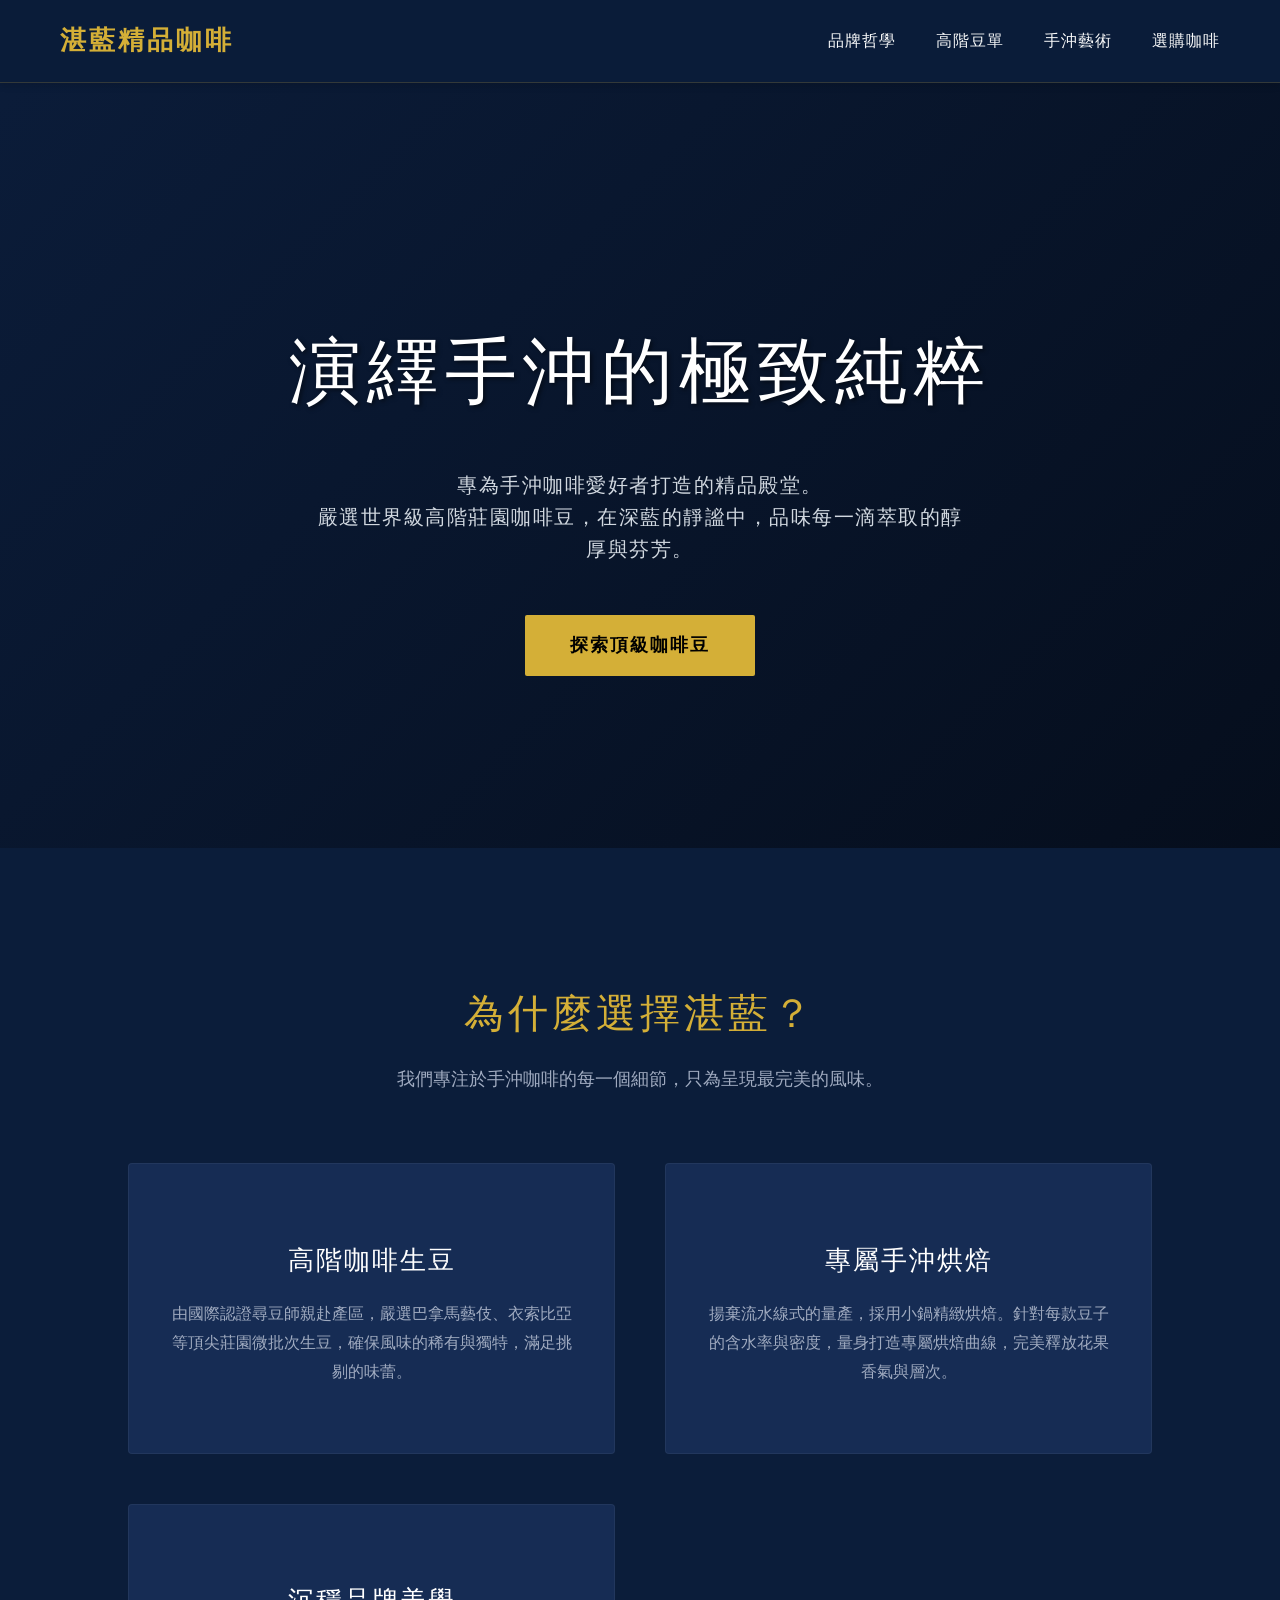
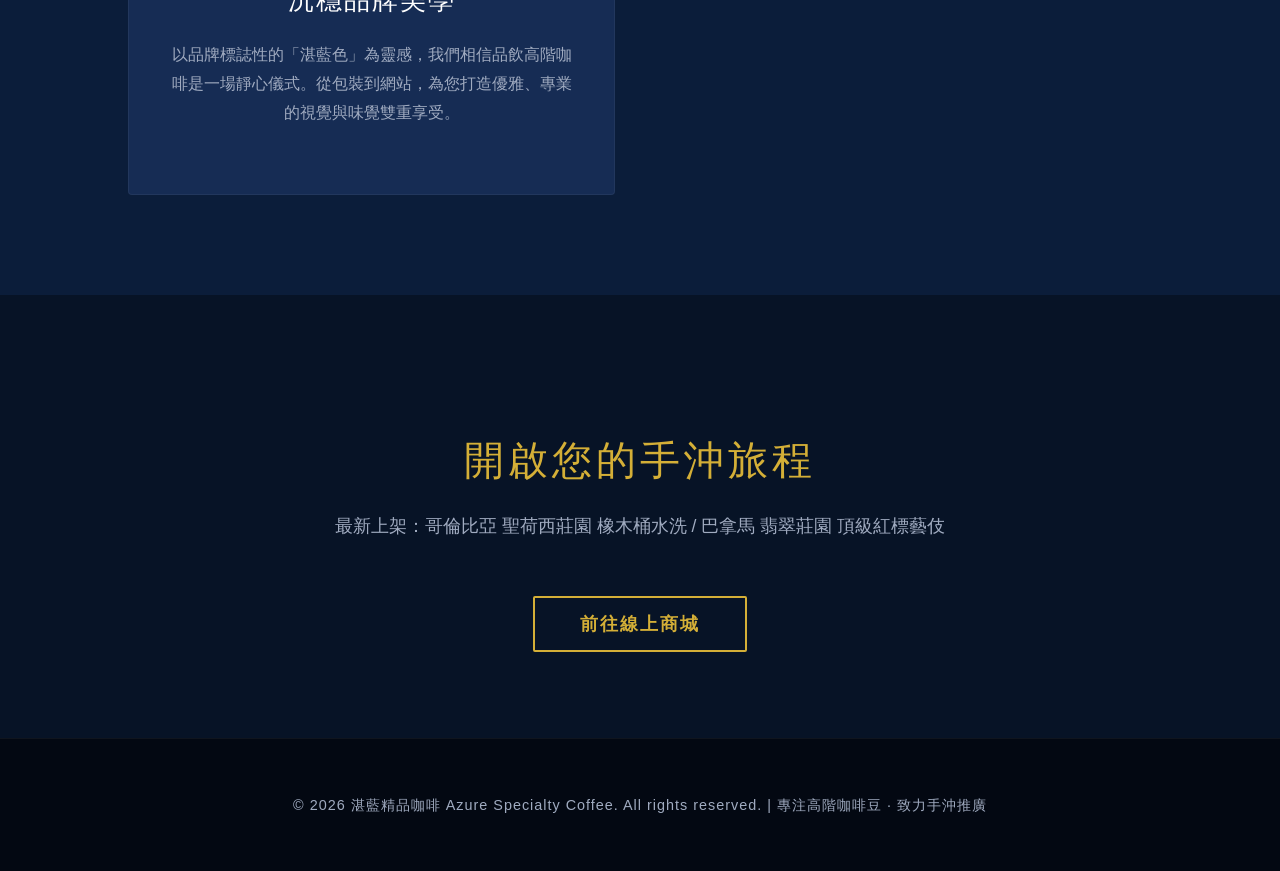
<file: w1/index.html>
<!DOCTYPE html>
<html lang="zh-TW">
<head>
    <meta charset="UTF-8">
    <meta name="viewport" content="width=device-width, initial-scale=1.0">
    <title>湛藍精品咖啡 | 頂級手沖咖啡</title>
    <style>
        :root {
            --primary-blue: #0b1d3a;
            --secondary-blue: #162c54;
            --accent-gold: #d4af37;
            --text-light: #f8f9fa;
            --text-dark: #a0abc0;
        }
        body {
            margin: 0;
            padding: 0;
            font-family: 'Helvetica Neue', Arial, 'Microsoft JhengHei', sans-serif;
            background-color: var(--primary-blue);
            color: var(--text-light);
            line-height: 1.6;
        }
        header {
            display: flex;
            justify-content: space-between;
            align-items: center;
            padding: 20px 60px;
            background-color: rgba(11, 29, 58, 0.98);
            position: sticky;
            top: 0;
            z-index: 1000;
            border-bottom: 1px solid rgba(212, 175, 55, 0.2);
            box-shadow: 0 4px 6px rgba(0,0,0,0.1);
        }
        .logo {
            font-size: 26px;
            font-weight: 700;
            color: var(--accent-gold);
            text-decoration: none;
            letter-spacing: 3px;
            display: flex;
            align-items: center;
            gap: 10px;
        }
        nav {
            display: flex;
            gap: 40px;
        }
        nav a {
            color: var(--text-light);
            text-decoration: none;
            font-size: 16px;
            letter-spacing: 1px;
            transition: color 0.3s ease;
        }
        nav a:hover {
            color: var(--accent-gold);
        }
        .hero {
            height: 85vh;
            display: flex;
            flex-direction: column;
            justify-content: center;
            align-items: center;
            text-align: center;
            background: linear-gradient(135deg, rgba(11,29,58,0.9) 0%, rgba(5,13,26,0.9) 100%), 
                        url('https://images.unsplash.com/photo-1497935586351-b67a49e012bf?ixlib=rb-1.2.1&auto=format&fit=crop&w=1920&q=80') no-repeat center center/cover;
            background-blend-mode: overlay;
            padding: 0 20px;
        }
        .hero h1 {
            font-size: 4.5rem;
            margin-bottom: 20px;
            letter-spacing: 6px;
            color: #ffffff;
            font-weight: 300;
            text-shadow: 2px 2px 4px rgba(0,0,0,0.5);
        }
        .hero p {
            font-size: 1.25rem;
            max-width: 650px;
            color: #d1d8e0;
            margin-bottom: 50px;
            letter-spacing: 1.5px;
        }
        .btn {
            padding: 16px 45px;
            background-color: var(--accent-gold);
            color: #000;
            text-decoration: none;
            font-size: 1.1rem;
            font-weight: bold;
            border-radius: 2px;
            transition: all 0.3s ease;
            letter-spacing: 2px;
        }
        .btn:hover {
            background-color: #fce28b;
            transform: translateY(-3px);
            box-shadow: 0 10px 20px rgba(0,0,0,0.2);
        }
        .section {
            padding: 100px 10%;
        }
        .section-title {
            text-align: center;
            font-size: 2.5rem;
            color: var(--accent-gold);
            margin-bottom: 20px;
            font-weight: 300;
            letter-spacing: 4px;
        }
        .section-subtitle {
            text-align: center;
            color: var(--text-dark);
            margin-bottom: 70px;
            font-size: 1.1rem;
        }
        .features {
            display: grid;
            grid-template-columns: repeat(auto-fit, minmax(320px, 1fr));
            gap: 50px;
        }
        .feature-card {
            background-color: var(--secondary-blue);
            padding: 50px 40px;
            border-radius: 4px;
            text-align: center;
            border: 1px solid rgba(255,255,255,0.05);
            transition: all 0.4s ease;
            position: relative;
            overflow: hidden;
        }
        .feature-card::before {
            content: '';
            position: absolute;
            top: 0; left: 0; width: 100%; height: 3px;
            background-color: var(--accent-gold);
            transform: scaleX(0);
            transition: transform 0.4s ease;
        }
        .feature-card:hover::before {
            transform: scaleX(1);
        }
        .feature-card:hover {
            transform: translateY(-10px);
            box-shadow: 0 15px 30px rgba(0,0,0,0.3);
            border-color: rgba(212, 175, 55, 0.3);
        }
        .feature-card h3 {
            font-size: 1.6rem;
            margin-bottom: 20px;
            color: #fff;
            font-weight: 400;
            letter-spacing: 2px;
        }
        .feature-card p {
            color: var(--text-dark);
            font-size: 1rem;
            line-height: 1.8;
        }
        .shop-section {
            background-color: #071326;
            text-align: center;
        }
        footer {
            text-align: center;
            padding: 40px;
            background-color: #030812;
            color: var(--text-dark);
            font-size: 0.9rem;
            border-top: 1px solid rgba(255,255,255,0.05);
            letter-spacing: 1px;
        }
    </style>
</head>
<body>
    <header>
        <a href="#" class="logo">湛藍精品咖啡</a>
        <nav>
            <a href="#about">品牌哲學</a>
            <a href="#beans">高階豆單</a>
            <a href="#brew">手沖藝術</a>
            <a href="#shop">選購咖啡</a>
        </nav>
    </header>

    <section class="hero">
        <h1>演繹手沖的極致純粹</h1>
        <p>專為手沖咖啡愛好者打造的精品殿堂。<br>嚴選世界級高階莊園咖啡豆，在深藍的靜謐中，品味每一滴萃取的醇厚與芬芳。</p>
        <a href="#shop" class="btn">探索頂級咖啡豆</a>
    </section>

    <section id="about" class="section">
        <h2 class="section-title">為什麼選擇湛藍？</h2>
        <p class="section-subtitle">我們專注於手沖咖啡的每一個細節，只為呈現最完美的風味。</p>
        
        <div class="features">
            <div class="feature-card">
                <h3>高階咖啡生豆</h3>
                <p>由國際認證尋豆師親赴產區，嚴選巴拿馬藝伎、衣索比亞等頂尖莊園微批次生豆，確保風味的稀有與獨特，滿足挑剔的味蕾。</p>
            </div>
            <div class="feature-card">
                <h3>專屬手沖烘焙</h3>
                <p>揚棄流水線式的量產，採用小鍋精緻烘焙。針對每款豆子的含水率與密度，量身打造專屬烘焙曲線，完美釋放花果香氣與層次。</p>
            </div>
            <div class="feature-card">
                <h3>沉穩品牌美學</h3>
                <p>以品牌標誌性的「湛藍色」為靈感，我們相信品飲高階咖啡是一場靜心儀式。從包裝到網站，為您打造優雅、專業的視覺與味覺雙重享受。</p>
            </div>
        </div>
    </section>

    <section id="shop" class="section shop-section">
        <h2 class="section-title">開啟您的手沖旅程</h2>
        <p class="section-subtitle">最新上架：哥倫比亞 聖荷西莊園 橡木桶水洗 / 巴拿馬 翡翠莊園 頂級紅標藝伎</p>
        <a href="#" class="btn" style="background-color: transparent; border: 2px solid var(--accent-gold); color: var(--accent-gold);">前往線上商城</a>
    </section>

    <footer>
        <p>&copy; 2026 湛藍精品咖啡 Azure Specialty Coffee. All rights reserved. | 專注高階咖啡豆 · 致力手沖推廣</p>
    </footer>
</body>
</html>
</file>
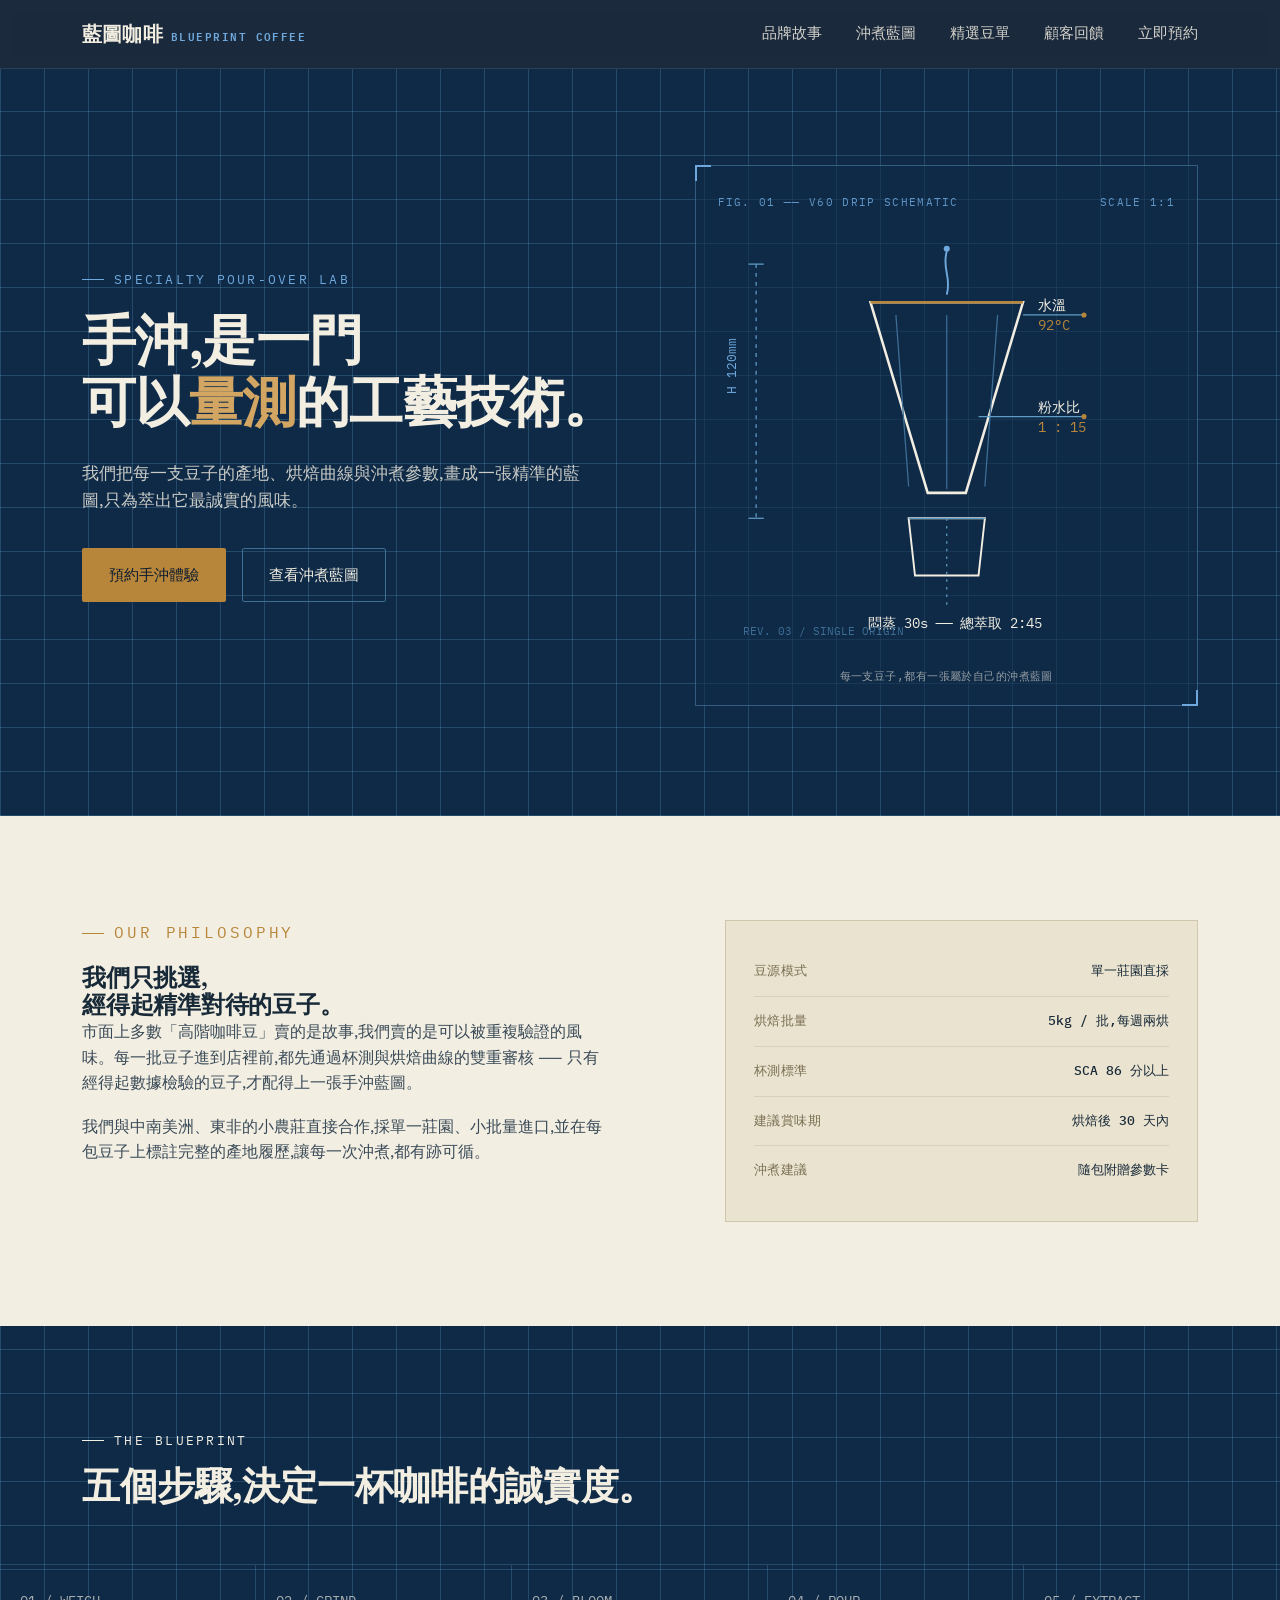
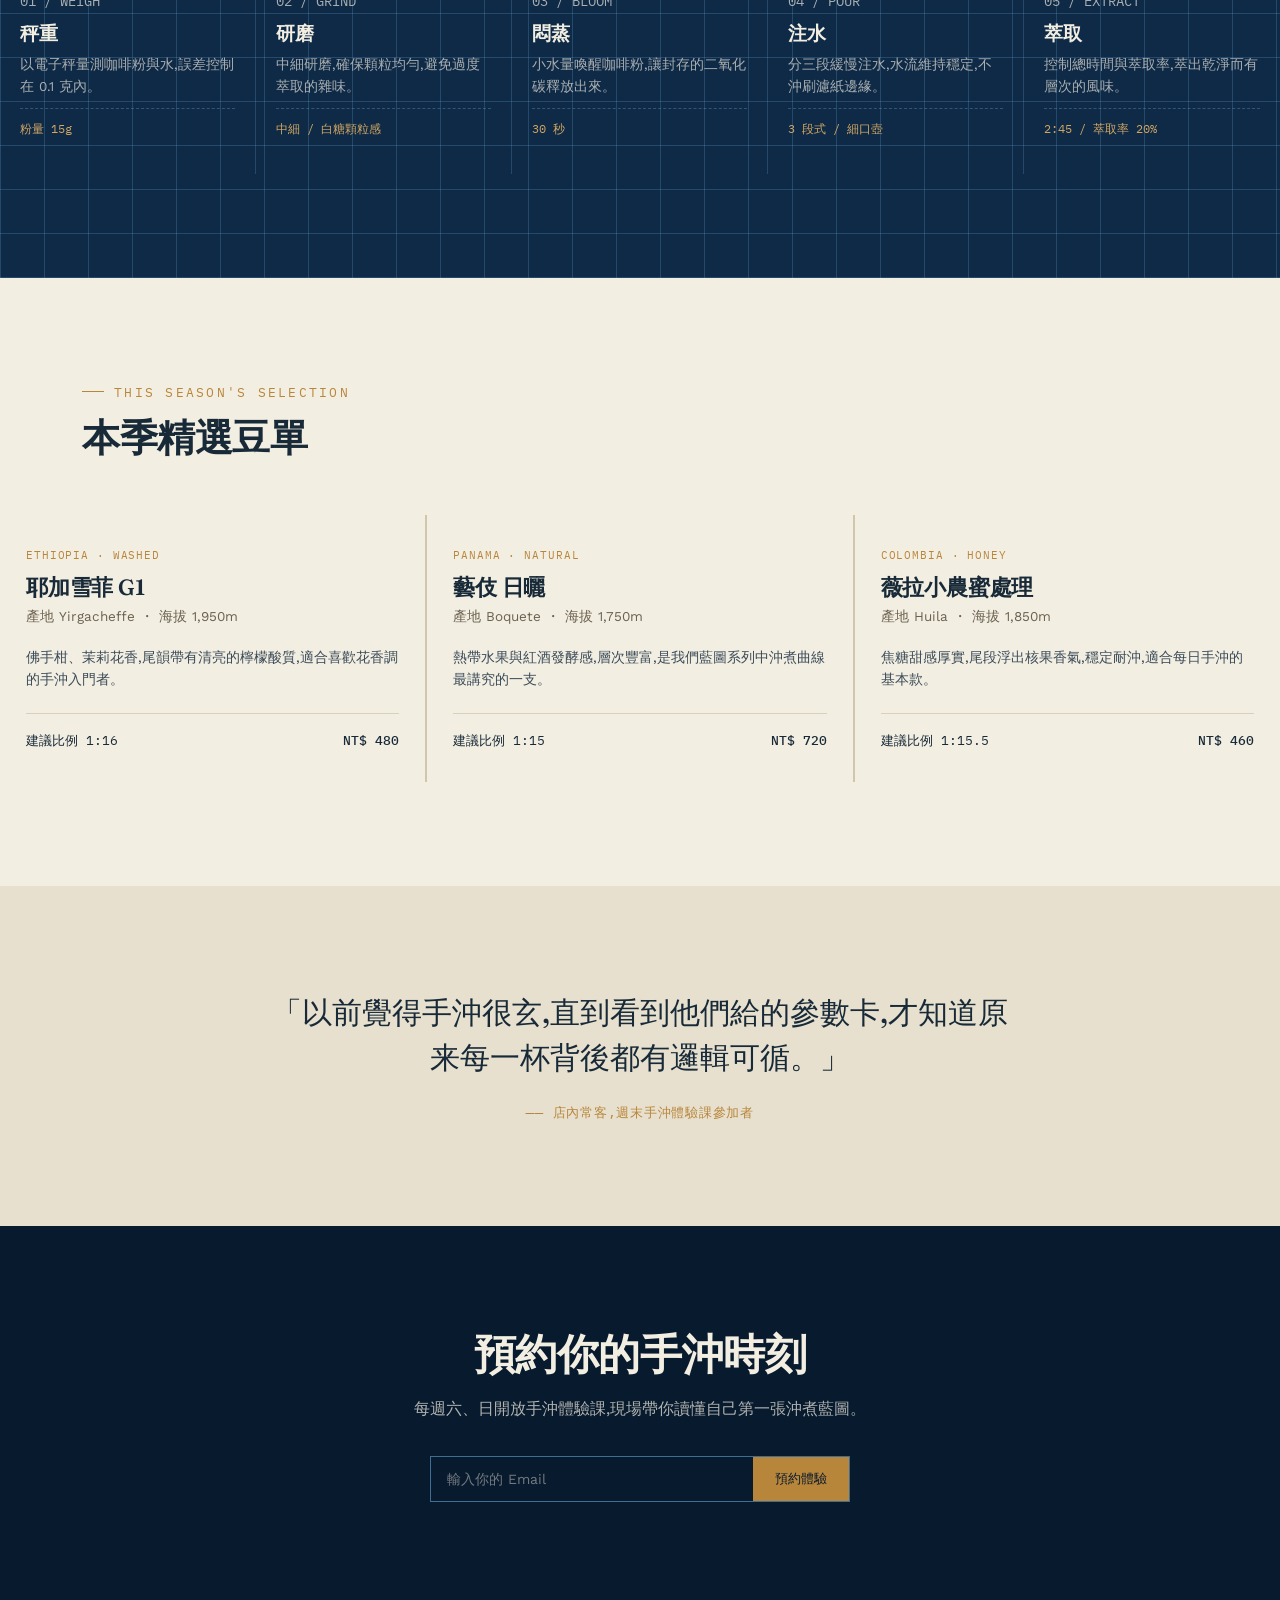
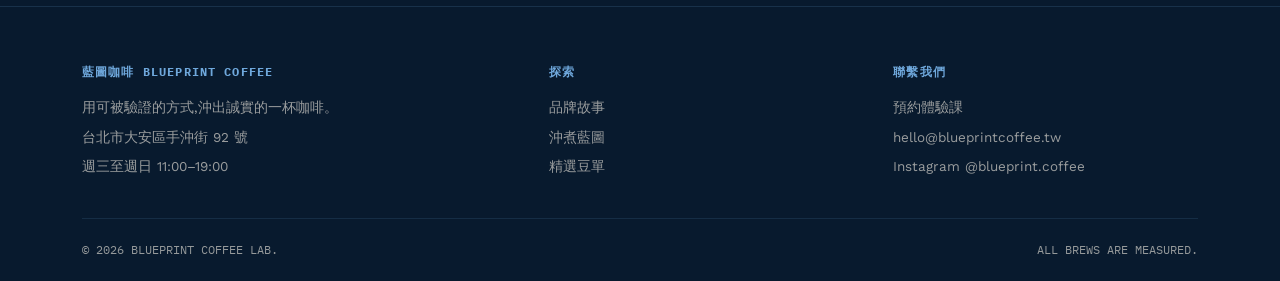
<file: week3/index.html>
<!DOCTYPE html>
<html lang="zh-Hant">
<head>
<meta charset="UTF-8">
<meta name="viewport" content="width=device-width, initial-scale=1.0">
<title>藍圖咖啡 Blueprint Coffee ── 精準手沖,誠實風味</title>
<link rel="preconnect" href="https://fonts.googleapis.com">
<link rel="preconnect" href="https://fonts.gstatic.com" crossorigin>
<link href="https://fonts.googleapis.com/css2?family=Fraunces:opsz,wght@9..144,400;9..144,500;9..144,600;9..144,700&family=Work+Sans:wght@300;400;500;600&family=IBM+Plex+Mono:wght@400;500&display=swap" rel="stylesheet">
<style>
  :root{
    --ink-black:#081A2E;
    --blueprint:#0E2A47;
    --blueprint-line:#3E6E96;
    --blueprint-line-soft:rgba(94,155,197,0.28);
    --paper:#F3EEE2;
    --paper-dim:#E7E0CE;
    --brass:#B8863B;
    --brass-light:#D2A662;
    --sky:#6FA8DC;
    --ink-on-paper:#182A38;
    --max-w:1180px;
  }

  *{margin:0;padding:0;box-sizing:border-box;}
  html{scroll-behavior:smooth;}
  body{
    font-family:'Work Sans', sans-serif;
    background:var(--paper);
    color:var(--ink-on-paper);
    line-height:1.6;
    -webkit-font-smoothing:antialiased;
  }
  a{color:inherit;text-decoration:none;}
  img,svg{display:block;max-width:100%;}
  .container{max-width:var(--max-w);margin:0 auto;padding:0 32px;}
  .eyebrow{
    font-family:'IBM Plex Mono', monospace;
    font-size:12.5px;
    letter-spacing:0.18em;
    text-transform:uppercase;
    display:flex;
    align-items:center;
    gap:10px;
  }
  .eyebrow::before{
    content:"";
    width:22px;height:1px;
    background:currentColor;
    display:inline-block;
  }
  h1,h2,h3{
    font-family:'Fraunces', serif;
    font-weight:600;
    line-height:1.15;
    letter-spacing:-0.01em;
  }
  .btn{
    display:inline-flex;
    align-items:center;
    gap:10px;
    padding:14px 26px;
    border-radius:2px;
    font-family:'Work Sans', sans-serif;
    font-size:15px;
    font-weight:500;
    border:1px solid transparent;
    cursor:pointer;
    transition:transform .25s ease, background .25s ease, border-color .25s ease, color .25s ease;
  }
  .btn:focus-visible{outline:2px solid var(--sky);outline-offset:3px;}
  .btn-primary{background:var(--brass);color:var(--ink-black);}
  .btn-primary:hover{background:var(--brass-light);transform:translateY(-1px);}
  .btn-ghost{border-color:var(--blueprint-line);color:var(--paper);}
  .btn-ghost:hover{border-color:var(--sky);color:var(--sky);}
  .btn-ghost.on-paper{border-color:var(--ink-on-paper);color:var(--ink-on-paper);}
  .btn-ghost.on-paper:hover{border-color:var(--brass);color:var(--brass);}

  /* ---------- NAV ---------- */
  header{
    position:sticky;top:0;z-index:50;
    background:rgba(8,26,46,0.92);
    backdrop-filter:blur(6px);
    border-bottom:1px solid rgba(94,155,197,0.2);
  }
  nav{
    max-width:var(--max-w);margin:0 auto;padding:18px 32px;
    display:flex;align-items:center;justify-content:space-between;
    color:var(--paper);
  }
  .logo{
    font-family:'Fraunces', serif;
    font-size:20px;font-weight:600;letter-spacing:0.01em;
    color:var(--paper);display:flex;align-items:baseline;gap:8px;
  }
  .logo span{
    font-family:'IBM Plex Mono', monospace;
    font-size:10.5px;letter-spacing:0.14em;color:var(--sky);
  }
  .nav-links{display:flex;gap:34px;font-size:14.5px;}
  .nav-links a{opacity:0.85;transition:opacity .2s;}
  .nav-links a:hover{opacity:1;color:var(--sky);}
  .nav-toggle{display:none;background:none;border:none;color:var(--paper);font-size:24px;cursor:pointer;}

  @media (max-width:860px){
    .nav-links{
      position:absolute;top:100%;left:0;right:0;
      background:var(--ink-black);
      flex-direction:column;gap:0;
      max-height:0;overflow:hidden;
      transition:max-height .3s ease;
    }
    .nav-links.open{max-height:320px;}
    .nav-links a{padding:16px 32px;border-top:1px solid rgba(94,155,197,0.15);}
    .nav-toggle{display:block;}
  }

  /* ---------- HERO ---------- */
  .hero{
    background:
      repeating-linear-gradient(0deg, var(--blueprint-line-soft) 0, var(--blueprint-line-soft) 1px, transparent 1px, transparent 44px),
      repeating-linear-gradient(90deg, var(--blueprint-line-soft) 0, var(--blueprint-line-soft) 1px, transparent 1px, transparent 44px),
      var(--blueprint);
    color:var(--paper);
    padding:96px 0 110px;
    position:relative;
    overflow:hidden;
  }
  .hero-grid{
    max-width:var(--max-w);margin:0 auto;padding:0 32px;
    display:grid;grid-template-columns:1.05fr 0.95fr;gap:56px;align-items:center;
  }
  .hero h1{font-size:clamp(34px,4.6vw,54px);margin:20px 0 26px;color:var(--paper);}
  .hero h1 em{font-style:normal;color:var(--brass-light);}
  .hero p.lede{font-size:17px;max-width:46ch;color:rgba(243,238,226,0.82);margin-bottom:34px;}
  .hero-cta{display:flex;gap:16px;flex-wrap:wrap;}
  .hero-eyebrow{color:var(--sky);margin-bottom:6px;}

  .blueprint-plate{
    position:relative;
    border:1px solid rgba(94,155,197,0.45);
    background:rgba(15,42,71,0.55);
    padding:28px 22px 20px;
  }
  .blueprint-plate::before,.blueprint-plate::after,
  .plate-corner-tl,.plate-corner-br{
    content:"";position:absolute;width:14px;height:14px;
    border-color:var(--sky);
  }
  .blueprint-plate::before{top:-1px;left:-1px;border-top:2px solid var(--sky);border-left:2px solid var(--sky);}
  .blueprint-plate::after{bottom:-1px;right:-1px;border-bottom:2px solid var(--sky);border-right:2px solid var(--sky);}
  .plate-label{
    font-family:'IBM Plex Mono', monospace;font-size:11px;letter-spacing:0.12em;
    color:var(--sky);display:flex;justify-content:space-between;margin-bottom:14px;opacity:0.85;
  }
  .plate-caption{
    font-family:'IBM Plex Mono', monospace;font-size:11px;color:rgba(243,238,226,0.6);
    text-align:center;margin-top:10px;letter-spacing:0.04em;
  }

  @media (max-width:900px){
    .hero-grid{grid-template-columns:1fr;}
    .hero{padding:64px 0 76px;}
  }

  /* ---------- SECTION SHARED ---------- */
  section{padding:104px 0;}
  .section-head{max-width:640px;margin-bottom:56px;}
  .section-head h2{font-size:clamp(26px,3.2vw,38px);margin-top:14px;}
  .on-dark{background:var(--ink-black);color:var(--paper);}
  .on-dark .eyebrow{color:var(--sky);}
  .on-paper .eyebrow{color:var(--brass);}

  /* ---------- ABOUT / SPEC SHEET ---------- */
  .about-grid{display:grid;grid-template-columns:1.1fr 0.9fr;gap:64px;align-items:start;}
  .about-grid p{font-size:16px;color:#3a4b58;max-width:52ch;margin-bottom:18px;}
  .spec-sheet{border:1px solid #cfc6ac;background:#EAE3D0;padding:26px 28px;}
  .spec-row{
    display:flex;justify-content:space-between;gap:20px;
    padding:14px 0;border-bottom:1px solid #d8d0b8;
    font-family:'IBM Plex Mono', monospace;font-size:13px;
  }
  .spec-row:last-child{border-bottom:none;}
  .spec-row dt{color:#7a6f52;letter-spacing:0.04em;}
  .spec-row dd{font-weight:500;color:var(--ink-on-paper);text-align:right;}

  @media (max-width:860px){ .about-grid{grid-template-columns:1fr;} }

  /* ---------- PROCESS BLUEPRINT ---------- */
  .process{
    background:
      repeating-linear-gradient(0deg, var(--blueprint-line-soft) 0, var(--blueprint-line-soft) 1px, transparent 1px, transparent 44px),
      repeating-linear-gradient(90deg, var(--blueprint-line-soft) 0, var(--blueprint-line-soft) 1px, transparent 1px, transparent 44px),
      var(--blueprint);
    color:var(--paper);
  }
  .steps{
    display:grid;grid-template-columns:repeat(5,1fr);gap:0;
    border-top:1px solid var(--blueprint-line-soft);
  }
  .step{
    padding:26px 20px;border-right:1px solid var(--blueprint-line-soft);position:relative;
  }
  .step:last-child{border-right:none;}
  .step-index{font-family:'IBM Plex Mono', monospace;font-size:12px;color:var(--sky);margin-bottom:14px;}
  .step h3{font-size:19px;color:var(--paper);margin-bottom:10px;font-weight:600;}
  .step p{font-size:13.5px;color:rgba(243,238,226,0.68);margin-bottom:10px;}
  .step .metric{
    font-family:'IBM Plex Mono', monospace;font-size:12px;color:var(--brass-light);
    border-top:1px dashed rgba(94,155,197,0.4);padding-top:10px;
  }
  @media (max-width:960px){
    .steps{grid-template-columns:1fr 1fr;}
    .step{border-right:1px solid var(--blueprint-line-soft);border-bottom:1px solid var(--blueprint-line-soft);}
    .step:nth-child(2n){border-right:none;}
  }
  @media (max-width:560px){
    .steps{grid-template-columns:1fr;}
    .step{border-right:none;}
  }

  /* ---------- BEANS ---------- */
  .bean-grid{display:grid;grid-template-columns:repeat(3,1fr);gap:2px;background:#cfc6ac;}
  .bean-card{
    background:var(--paper);padding:32px 26px;position:relative;
    display:flex;flex-direction:column;height:100%;
  }
  .bean-tag{
    font-family:'IBM Plex Mono', monospace;font-size:11px;color:var(--brass);
    letter-spacing:0.08em;margin-bottom:10px;
  }
  .bean-card h3{font-size:22px;margin-bottom:6px;}
  .bean-origin{font-size:13.5px;color:#6b6250;margin-bottom:18px;}
  .bean-notes{font-size:14px;color:#3a4b58;margin-bottom:22px;flex-grow:1;}
  .bean-meta{
    display:flex;justify-content:space-between;align-items:center;
    border-top:1px solid #d8d0b8;padding-top:16px;
    font-family:'IBM Plex Mono', monospace;font-size:12.5px;
  }
  .bean-price{color:var(--ink-on-paper);font-weight:500;}
  @media (max-width:900px){ .bean-grid{grid-template-columns:1fr 1fr;} }
  @media (max-width:600px){ .bean-grid{grid-template-columns:1fr;} }

  /* ---------- QUOTE ---------- */
  .quote-section{background:var(--paper-dim);}
  .quote-wrap{max-width:760px;margin:0 auto;text-align:center;}
  blockquote{
    font-family:'Fraunces', serif;font-size:clamp(22px,2.6vw,30px);
    font-weight:500;line-height:1.5;color:var(--ink-on-paper);margin-bottom:22px;
  }
  .quote-attr{font-family:'IBM Plex Mono', monospace;font-size:12.5px;color:var(--brass);letter-spacing:0.06em;}

  /* ---------- CTA / FOOTER ---------- */
  .cta-section{background:var(--ink-black);color:var(--paper);text-align:center;}
  .cta-section h2{font-size:clamp(28px,3.6vw,42px);margin-bottom:18px;}
  .cta-section p{color:rgba(243,238,226,0.72);max-width:48ch;margin:0 auto 34px;}
  .cta-form{
    display:flex;max-width:420px;margin:0 auto;gap:0;border:1px solid var(--blueprint-line);
  }
  .cta-form input{
    flex:1;background:transparent;border:none;padding:14px 16px;
    color:var(--paper);font-family:'Work Sans', sans-serif;font-size:14px;
  }
  .cta-form input::placeholder{color:rgba(243,238,226,0.45);}
  .cta-form input:focus{outline:none;}
  .cta-form button{
    background:var(--brass);color:var(--ink-black);border:none;
    padding:0 22px;font-weight:500;cursor:pointer;font-family:'Work Sans', sans-serif;
    transition:background .2s;
  }
  .cta-form button:hover{background:var(--brass-light);}

  footer{background:var(--ink-black);border-top:1px solid rgba(94,155,197,0.18);color:rgba(243,238,226,0.6);}
  .footer-grid{
    display:grid;grid-template-columns:1.4fr 1fr 1fr;gap:40px;padding:56px 0 32px;
    font-size:13.5px;
  }
  .footer-grid h4{
    font-family:'IBM Plex Mono', monospace;font-size:11.5px;letter-spacing:0.1em;
    color:var(--sky);margin-bottom:16px;text-transform:uppercase;
  }
  .footer-grid p, .footer-grid a{display:block;margin-bottom:8px;color:rgba(243,238,226,0.62);}
  .footer-grid a:hover{color:var(--paper);}
  .footer-bottom{
    border-top:1px solid rgba(94,155,197,0.15);padding:22px 0;
    font-family:'IBM Plex Mono', monospace;font-size:11.5px;
    display:flex;justify-content:space-between;flex-wrap:wrap;gap:10px;
  }
  @media (max-width:700px){ .footer-grid{grid-template-columns:1fr;} }

  /* ---------- REVEAL ---------- */
  .reveal{opacity:0;transform:translateY(18px);transition:opacity .7s ease, transform .7s ease;}
  .reveal.in{opacity:1;transform:translateY(0);}
  @media (prefers-reduced-motion: reduce){
    .reveal{opacity:1;transform:none;transition:none;}
    html{scroll-behavior:auto;}
  }
</style>
</head>
<body>

<header>
  <nav>
    <a href="#top" class="logo">藍圖咖啡<span>BLUEPRINT COFFEE</span></a>
    <button class="nav-toggle" id="navToggle" aria-label="開啟選單" aria-expanded="false">☰</button>
    <div class="nav-links" id="navLinks">
      <a href="#about">品牌故事</a>
      <a href="#process">沖煮藍圖</a>
      <a href="#beans">精選豆單</a>
      <a href="#quote">顧客回饋</a>
      <a href="#cta">立即預約</a>
    </div>
  </nav>
</header>

<section class="hero" id="top">
  <div class="hero-grid">
    <div>
      <p class="eyebrow hero-eyebrow">SPECIALTY POUR-OVER LAB</p>
      <h1>手沖,是一門<br>可以<em>量測</em>的工藝技術。</h1>
      <p class="lede">我們把每一支豆子的產地、烘焙曲線與沖煮參數,畫成一張精準的藍圖,只為萃出它最誠實的風味。</p>
      <div class="hero-cta">
        <a href="#cta" class="btn btn-primary">預約手沖體驗</a>
        <a href="#process" class="btn btn-ghost">查看沖煮藍圖</a>
      </div>
    </div>

    <div class="blueprint-plate reveal">
      <div class="plate-label"><span>FIG. 01 ── V60 DRIP SCHEMATIC</span><span>SCALE 1:1</span></div>
      <svg viewBox="0 0 360 340" xmlns="http://www.w3.org/2000/svg" role="img" aria-label="V60 手沖濾杯示意圖,標註水溫、粉水比、悶蒸與總萃取時間">
        <!-- dimension lines -->
        <line x1="30" y1="30" x2="30" y2="230" stroke="#5E9BC5" stroke-width="1" stroke-dasharray="3 4"/>
        <line x1="24" y1="30" x2="36" y2="30" stroke="#5E9BC5" stroke-width="1"/>
        <line x1="24" y1="230" x2="36" y2="230" stroke="#5E9BC5" stroke-width="1"/>
        <text x="14" y="132" fill="#6FA8DC" font-size="10" font-family="IBM Plex Mono, monospace" transform="rotate(-90 14 132)">H 120mm</text>

        <!-- dripper cone -->
        <path d="M120 60 L240 60 L195 210 L165 210 Z" fill="none" stroke="#F3EEE2" stroke-width="2"/>
        <path d="M120 60 L240 60" stroke="#B8863B" stroke-width="2"/>
        <!-- ribs -->
        <line x1="140" y1="70" x2="150" y2="205" stroke="#3E6E96" stroke-width="1"/>
        <line x1="180" y1="70" x2="180" y2="207" stroke="#3E6E96" stroke-width="1"/>
        <line x1="220" y1="70" x2="210" y2="205" stroke="#3E6E96" stroke-width="1"/>

        <!-- server -->
        <path d="M150 230 L210 230 L205 275 L155 275 Z" fill="none" stroke="#F3EEE2" stroke-width="1.5"/>
        <line x1="150" y1="230" x2="210" y2="230" stroke="#5E9BC5" stroke-width="1"/>

        <!-- pour line + droplets -->
        <path d="M180 20 C176 34, 184 40, 180 54" stroke="#6FA8DC" stroke-width="1.5" fill="none"/>
        <circle cx="180" cy="18" r="2.4" fill="#6FA8DC"/>

        <!-- annotation callouts -->
        <line x1="240" y1="70" x2="288" y2="70" stroke="#5E9BC5" stroke-width="1"/>
        <circle cx="288" cy="70" r="2" fill="#B8863B"/>
        <text x="252" y="66" fill="#F3EEE2" font-size="11" font-family="IBM Plex Mono, monospace">水溫</text>
        <text x="252" y="82" fill="#B8863B" font-size="11" font-family="IBM Plex Mono, monospace">92°C</text>

        <line x1="205" y1="150" x2="288" y2="150" stroke="#5E9BC5" stroke-width="1"/>
        <circle cx="288" cy="150" r="2" fill="#B8863B"/>
        <text x="252" y="146" fill="#F3EEE2" font-size="11" font-family="IBM Plex Mono, monospace">粉水比</text>
        <text x="252" y="162" fill="#B8863B" font-size="11" font-family="IBM Plex Mono, monospace">1 : 15</text>

        <line x1="180" y1="230" x2="180" y2="300" stroke="#5E9BC5" stroke-width="1" stroke-dasharray="2 4"/>
        <text x="118" y="316" fill="#F3EEE2" font-size="11" font-family="IBM Plex Mono, monospace">悶蒸 30s ── 總萃取 2:45</text>

        <!-- corner tick -->
        <text x="20" y="322" fill="#3E6E96" font-size="9" font-family="IBM Plex Mono, monospace">REV. 03 / SINGLE ORIGIN</text>
      </svg>
      <p class="plate-caption">每一支豆子,都有一張屬於自己的沖煮藍圖</p>
    </div>
  </div>
</section>

<section class="on-paper" id="about">
  <div class="container">
    <div class="about-grid">
      <div class="reveal">
        <p class="eyebrow">OUR PHILOSOPHY</p>
        <h2>我們只挑選,<br>經得起精準對待的豆子。</h2>
        <p>市面上多數「高階咖啡豆」賣的是故事,我們賣的是可以被重複驗證的風味。每一批豆子進到店裡前,都先通過杯測與烘焙曲線的雙重審核 ── 只有經得起數據檢驗的豆子,才配得上一張手沖藍圖。</p>
        <p>我們與中南美洲、東非的小農莊直接合作,採單一莊園、小批量進口,並在每包豆子上標註完整的產地履歷,讓每一次沖煮,都有跡可循。</p>
      </div>
      <dl class="spec-sheet reveal">
        <div class="spec-row"><dt>豆源模式</dt><dd>單一莊園直採</dd></div>
        <div class="spec-row"><dt>烘焙批量</dt><dd>5kg / 批,每週兩烘</dd></div>
        <div class="spec-row"><dt>杯測標準</dt><dd>SCA 86 分以上</dd></div>
        <div class="spec-row"><dt>建議賞味期</dt><dd>烘焙後 30 天內</dd></div>
        <div class="spec-row"><dt>沖煮建議</dt><dd>隨包附贈參數卡</dd></div>
      </dl>
    </div>
  </div>
</section>

<section class="process" id="process">
  <div class="container">
    <div class="section-head reveal">
      <p class="eyebrow">THE BLUEPRINT</p>
      <h2>五個步驟,決定一杯咖啡的誠實度。</h2>
    </div>
  </div>
  <div class="steps reveal">
    <div class="step">
      <p class="step-index">01 / WEIGH</p>
      <h3>秤重</h3>
      <p>以電子秤量測咖啡粉與水,誤差控制在 0.1 克內。</p>
      <p class="metric">粉量 15g</p>
    </div>
    <div class="step">
      <p class="step-index">02 / GRIND</p>
      <h3>研磨</h3>
      <p>中細研磨,確保顆粒均勻,避免過度萃取的雜味。</p>
      <p class="metric">中細 / 白糖顆粒感</p>
    </div>
    <div class="step">
      <p class="step-index">03 / BLOOM</p>
      <h3>悶蒸</h3>
      <p>小水量喚醒咖啡粉,讓封存的二氧化碳釋放出來。</p>
      <p class="metric">30 秒</p>
    </div>
    <div class="step">
      <p class="step-index">04 / POUR</p>
      <h3>注水</h3>
      <p>分三段緩慢注水,水流維持穩定,不沖刷濾紙邊緣。</p>
      <p class="metric">3 段式 / 細口壺</p>
    </div>
    <div class="step">
      <p class="step-index">05 / EXTRACT</p>
      <h3>萃取</h3>
      <p>控制總時間與萃取率,萃出乾淨而有層次的風味。</p>
      <p class="metric">2:45 / 萃取率 20%</p>
    </div>
  </div>
</section>

<section class="on-paper" id="beans">
  <div class="container">
    <div class="section-head reveal">
      <p class="eyebrow">THIS SEASON'S SELECTION</p>
      <h2>本季精選豆單</h2>
    </div>
  </div>
  <div class="bean-grid reveal">
    <div class="bean-card">
      <p class="bean-tag">ETHIOPIA · WASHED</p>
      <h3>耶加雪菲 G1</h3>
      <p class="bean-origin">產地 Yirgacheffe ・ 海拔 1,950m</p>
      <p class="bean-notes">佛手柑、茉莉花香,尾韻帶有清亮的檸檬酸質,適合喜歡花香調的手沖入門者。</p>
      <div class="bean-meta"><span>建議比例 1:16</span><span class="bean-price">NT$ 480</span></div>
    </div>
    <div class="bean-card">
      <p class="bean-tag">PANAMA · NATURAL</p>
      <h3>藝伎 日曬</h3>
      <p class="bean-origin">產地 Boquete ・ 海拔 1,750m</p>
      <p class="bean-notes">熱帶水果與紅酒發酵感,層次豐富,是我們藍圖系列中沖煮曲線最講究的一支。</p>
      <div class="bean-meta"><span>建議比例 1:15</span><span class="bean-price">NT$ 720</span></div>
    </div>
    <div class="bean-card">
      <p class="bean-tag">COLOMBIA · HONEY</p>
      <h3>薇拉小農蜜處理</h3>
      <p class="bean-origin">產地 Huila ・ 海拔 1,850m</p>
      <p class="bean-notes">焦糖甜感厚實,尾段浮出核果香氣,穩定耐沖,適合每日手沖的基本款。</p>
      <div class="bean-meta"><span>建議比例 1:15.5</span><span class="bean-price">NT$ 460</span></div>
    </div>
  </div>
</section>

<section class="quote-section" id="quote">
  <div class="container">
    <div class="quote-wrap reveal">
      <blockquote>「以前覺得手沖很玄,直到看到他們給的參數卡,才知道原来每一杯背後都有邏輯可循。」</blockquote>
      <p class="quote-attr">── 店內常客,週末手沖體驗課參加者</p>
    </div>
  </div>
</section>

<section class="cta-section" id="cta">
  <div class="container">
    <h2 class="reveal">預約你的手沖時刻</h2>
    <p class="reveal">每週六、日開放手沖體驗課,現場帶你讀懂自己第一張沖煮藍圖。</p>
    <form class="cta-form reveal" onsubmit="event.preventDefault(); this.querySelector('button').textContent='已收到,我們會盡快聯繫';">
      <input type="email" placeholder="輸入你的 Email" required aria-label="Email">
      <button type="submit">預約體驗</button>
    </form>
  </div>
</section>

<footer>
  <div class="container">
    <div class="footer-grid">
      <div>
        <h4>藍圖咖啡 BLUEPRINT COFFEE</h4>
        <p>用可被驗證的方式,沖出誠實的一杯咖啡。</p>
        <p>台北市大安區手沖街 92 號</p>
        <p>週三至週日 11:00–19:00</p>
      </div>
      <div>
        <h4>探索</h4>
        <a href="#about">品牌故事</a>
        <a href="#process">沖煮藍圖</a>
        <a href="#beans">精選豆單</a>
      </div>
      <div>
        <h4>聯繫我們</h4>
        <a href="#cta">預約體驗課</a>
        <a href="mailto:hello@blueprintcoffee.tw">hello@blueprintcoffee.tw</a>
        <a href="#top">Instagram @blueprint.coffee</a>
      </div>
    </div>
    <div class="footer-bottom">
      <span>© 2026 BLUEPRINT COFFEE LAB.</span>
      <span>ALL BREWS ARE MEASURED.</span>
    </div>
  </div>
</footer>

<script>
  // mobile nav toggle
  const navToggle = document.getElementById('navToggle');
  const navLinks = document.getElementById('navLinks');
  navToggle.addEventListener('click', () => {
    const isOpen = navLinks.classList.toggle('open');
    navToggle.setAttribute('aria-expanded', isOpen);
  });
  navLinks.querySelectorAll('a').forEach(a => a.addEventListener('click', () => {
    navLinks.classList.remove('open');
    navToggle.setAttribute('aria-expanded', 'false');
  }));

  // scroll reveal
  const prefersReduced = window.matchMedia('(prefers-reduced-motion: reduce)').matches;
  if (!prefersReduced && 'IntersectionObserver' in window) {
    const io = new IntersectionObserver((entries) => {
      entries.forEach(entry => {
        if (entry.isIntersecting) {
          entry.target.classList.add('in');
          io.unobserve(entry.target);
        }
      });
    }, { threshold: 0.15 });
    document.querySelectorAll('.reveal').forEach(el => io.observe(el));
  } else {
    document.querySelectorAll('.reveal').forEach(el => el.classList.add('in'));
  }
</script>

</body>
</html>
</file>
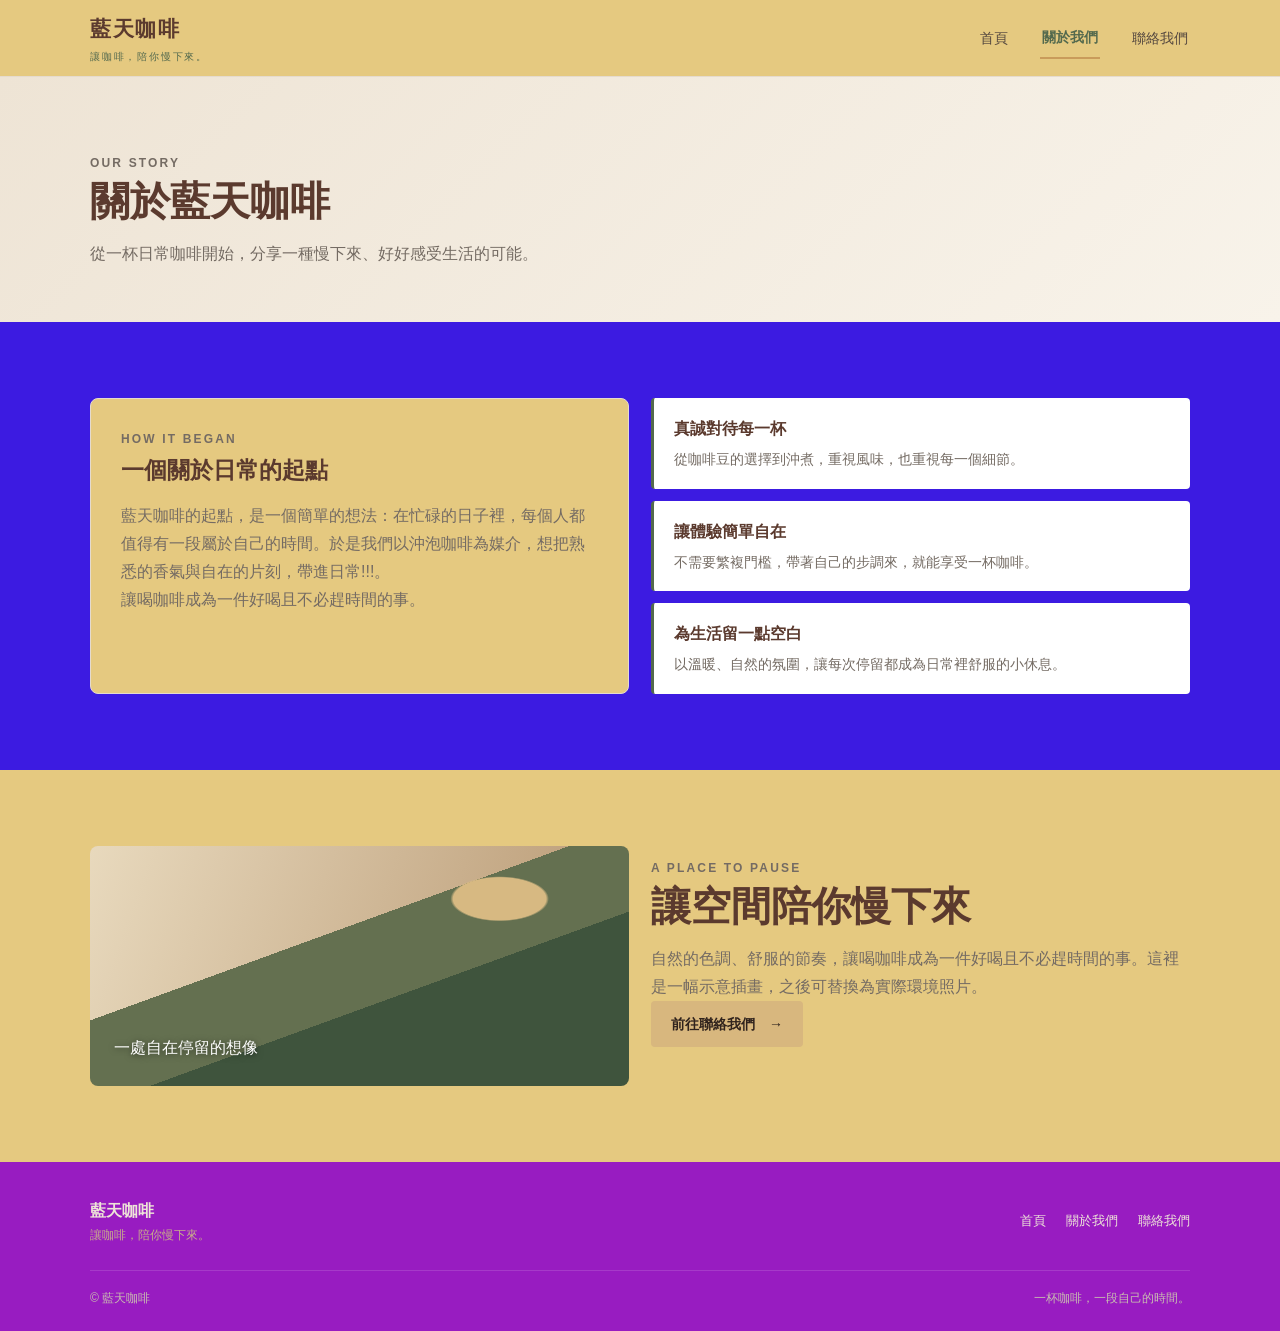
<file: pages/about.html>
<!doctype html><html lang="zh-Hant"><head><meta charset="utf-8"><meta name="viewport" content="width=device-width, initial-scale=1"><meta name="description" content="認識藍天咖啡的品牌故事與經營理念。"><title>關於我們｜藍天咖啡</title><link rel="stylesheet" href="assets/css/site.css"><script src="assets/js/site.js" defer></script></head><body><a class="skip" href="#main">跳至主要內容</a><header class="site-header"><nav class="nav wrap" aria-label="主要導覽"><a class="brand" href="index.html">藍天咖啡<span>讓咖啡，陪你慢下來。</span></a><button class="menu-toggle" type="button" aria-expanded="false" aria-controls="site-nav" aria-label="展開導覽選單">☰ 選單</button><div class="nav-links" id="site-nav"><a href="index.html">首頁</a><a href="about.html" aria-current="page">關於我們</a><a href="contact.html">聯絡我們</a></div></nav></header><main id="main"><section class="page-intro"><div class="wrap"><p class="kicker">OUR STORY</p><h1>關於藍天咖啡</h1><p>從一杯日常咖啡開始，分享一種慢下來、好好感受生活的可能。</p></div></section><section class="section"><div class="wrap content-grid"><article class="story-panel"><p class="kicker">HOW IT BEGAN</p><h2>一個關於日常的起點</h2><p>藍天咖啡的起點，是一個簡單的想法：在忙碌的日子裡，每個人都值得有一段屬於自己的時間。於是我們以沖泡咖啡為媒介，想把熟悉的香氣與自在的片刻，帶進日常!!!。</p><p>讓喝咖啡成為一件好喝且不必趕時間的事。</p></article><div class="values"><article class="value"><strong>真誠對待每一杯</strong><p>從咖啡豆的選擇到沖煮，重視風味，也重視每一個細節。</p></article><article class="value"><strong>讓體驗簡單自在</strong><p>不需要繁複門檻，帶著自己的步調來，就能享受一杯咖啡。</p></article><article class="value"><strong>為生活留一點空白</strong><p>以溫暖、自然的氛圍，讓每次停留都成為日常裡舒服的小休息。</p></article></div></div></section><section class="section paper"><div class="wrap content-grid"><div class="scene" role="img" aria-label="以色彩與形狀呈現的咖啡館氛圍插畫"><p>一處自在停留的想像</p></div><div class="section-head"><p class="kicker">A PLACE TO PAUSE</p><h2>讓空間陪你慢下來</h2><p>自然的色調、舒服的節奏，讓喝咖啡成為一件好喝且不必趕時間的事。這裡是一幅示意插畫，之後可替換為實際環境照片。</p><a class="btn" href="contact.html">前往聯絡我們　→</a></div></div></section></main><footer class="site-footer"><div class="wrap"><div class="footer-top"><div class="footer-brand">藍天咖啡<small>讓咖啡，陪你慢下來。</small></div><nav class="footer-nav" aria-label="頁尾導覽"><a href="index.html">首頁</a><a href="about.html" aria-current="page">關於我們</a><a href="contact.html">聯絡我們</a></nav></div><div class="copyright"><span>© 藍天咖啡</span><span>一杯咖啡，一段自己的時間。</span></div></div></footer></body></html>
</file>
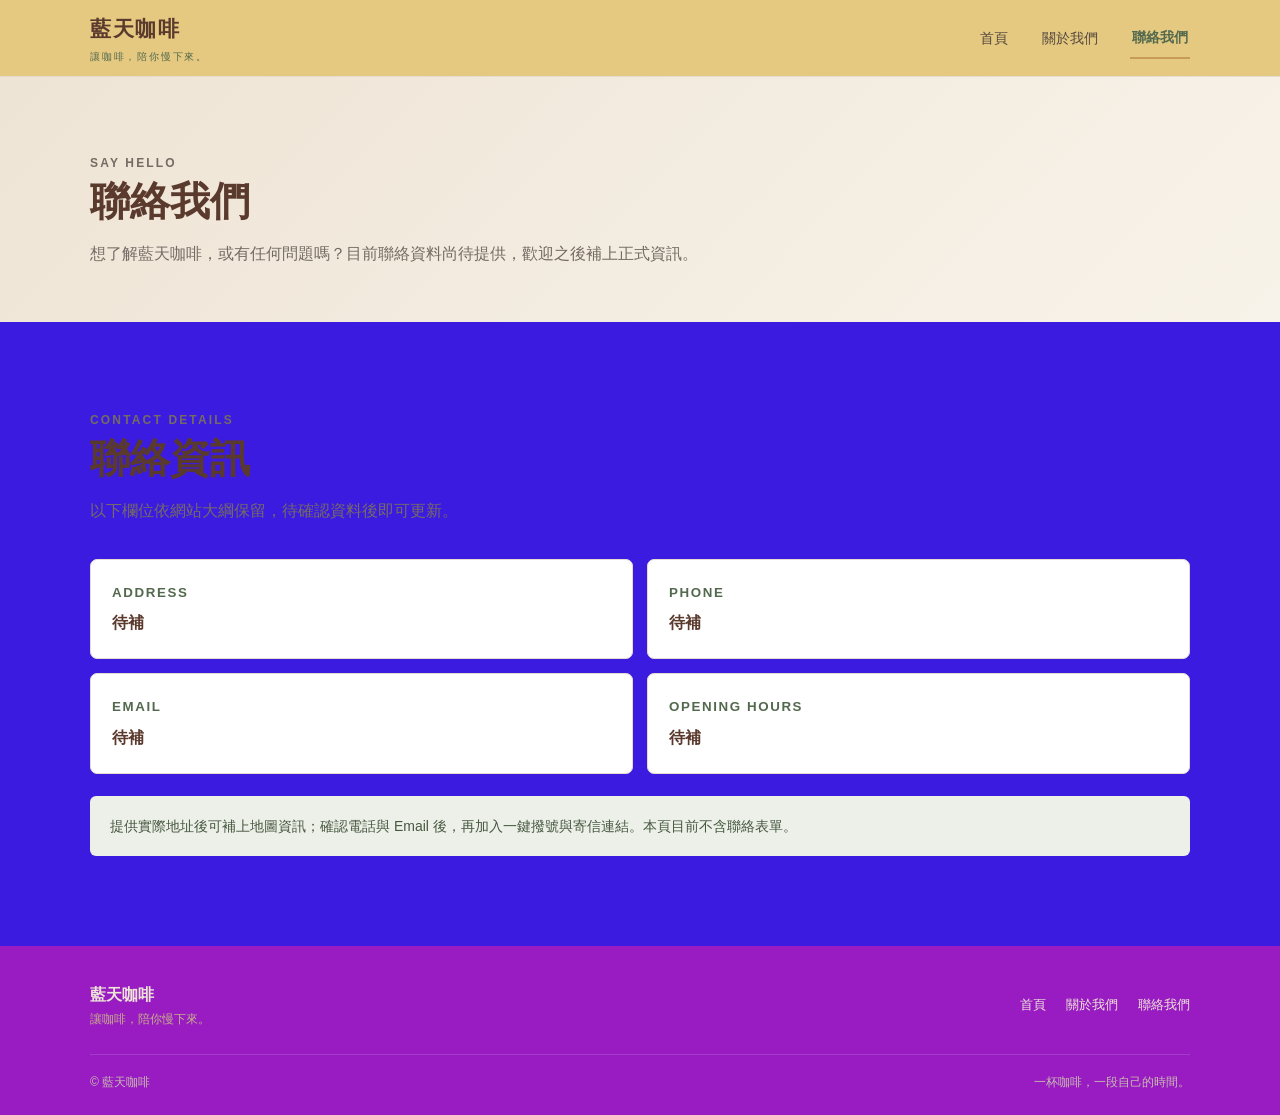
<file: pages/contact.html>
<!doctype html><html lang="zh-Hant"><head><meta charset="utf-8"><meta name="viewport" content="width=device-width, initial-scale=1"><meta name="description" content="藍天咖啡聯絡資訊與營業時間。"><title>聯絡我們｜藍天咖啡</title><link rel="stylesheet" href="assets/css/site.css"><script src="assets/js/site.js" defer></script></head><body><a class="skip" href="#main">跳至主要內容</a><header class="site-header"><nav class="nav wrap" aria-label="主要導覽"><a class="brand" href="index.html">藍天咖啡<span>讓咖啡，陪你慢下來。</span></a><button class="menu-toggle" type="button" aria-expanded="false" aria-controls="site-nav" aria-label="展開導覽選單">☰ 選單</button><div class="nav-links" id="site-nav"><a href="index.html">首頁</a><a href="about.html">關於我們</a><a href="contact.html" aria-current="page">聯絡我們</a></div></nav></header><main id="main"><section class="page-intro"><div class="wrap"><p class="kicker">SAY HELLO</p><h1>聯絡我們</h1><p>想了解藍天咖啡，或有任何問題嗎？目前聯絡資料尚待提供，歡迎之後補上正式資訊。</p></div></section><section class="section"><div class="wrap"><div class="section-head"><p class="kicker">CONTACT DETAILS</p><h2>聯絡資訊</h2><p>以下欄位依網站大綱保留，待確認資料後即可更新。</p></div><div class="contact-list"><div class="contact-item"><small>ADDRESS</small><strong>待補</strong></div><div class="contact-item"><small>PHONE</small><strong>待補</strong></div><div class="contact-item"><small>EMAIL</small><strong>待補</strong></div><div class="contact-item"><small>OPENING HOURS</small><strong>待補</strong></div></div><p class="note">提供實際地址後可補上地圖資訊；確認電話與 Email 後，再加入一鍵撥號與寄信連結。本頁目前不含聯絡表單。</p></div></section></main><footer class="site-footer"><div class="wrap"><div class="footer-top"><div class="footer-brand">藍天咖啡<small>讓咖啡，陪你慢下來。</small></div><nav class="footer-nav" aria-label="頁尾導覽"><a href="index.html">首頁</a><a href="about.html">關於我們</a><a href="contact.html" aria-current="page">聯絡我們</a></nav></div><div class="copyright"><span>© 藍天咖啡</span><span>一杯咖啡，一段自己的時間。</span></div></div></footer></body></html>
</file>
<file: pages/assets/css/site.css>
:root{--coffee:#5b3a2e;--coffee-dark:#981cc1;--cream:#3c1be1;--paper:#e5c980;--green:#53694d;--muted:#746b63;--line:#e5dbce;--gold:#c99b5b;--shadow:0 18px 50px #34231d16}*{box-sizing:border-box}html{scroll-behavior:smooth}body{margin:0;background:var(--cream);color:var(--coffee-dark);font-family:"Noto Sans TC","Microsoft JhengHei",sans-serif;line-height:1.75}a{color:inherit;text-decoration:none}button{font:inherit}.wrap{width:min(1100px,calc(100% - 40px));margin:auto}.skip{position:absolute;left:-9999px}.skip:focus{left:12px;top:12px;z-index:20;background:#fff;padding:10px}.site-header{background:var(--paper);border-bottom:1px solid var(--line)}.nav{min-height:76px;display:flex;align-items:center;justify-content:space-between;gap:24px}.brand{font-weight:800;font-size:21px;letter-spacing:.08em;color:var(--coffee)}.brand span{display:block;font-size:10px;letter-spacing:.18em;color:var(--green);font-weight:500}.nav-links{display:flex;gap:30px;align-items:center}.nav-links a{padding:8px 2px;color:#55483f;font-size:14px}.nav-links a[aria-current=page]{color:var(--green);font-weight:700;border-bottom:2px solid var(--gold)}.menu-toggle{display:none;border:1px solid var(--line);background:var(--paper);color:var(--coffee);padding:8px 12px;border-radius:6px}.hero{background:linear-gradient(120deg,#34231d,#604532 62%,#6e7656);color:#fff;padding:clamp(65px,10vw,118px) 0;overflow:hidden;position:relative}.hero:after{content:"";position:absolute;width:390px;height:390px;border:1px solid #ffffff25;border-radius:50%;right:5%;top:-90px;box-shadow:0 0 0 45px #ffffff09,0 0 0 100px #ffffff06}.hero-inner{position:relative;z-index:1;max-width:720px}.eyebrow{font-size:12px;letter-spacing:.2em;color:#e4c48f;margin:0 0 14px}.hero h1{font-size:clamp(34px,6vw,62px);line-height:1.3;letter-spacing:.04em;margin:0}.hero p{max-width:550px;color:#ffffffd9;margin:20px 0 28px}.actions{display:flex;flex-wrap:wrap;gap:12px}.btn{display:inline-flex;align-items:center;justify-content:center;padding:11px 20px;border-radius:4px;font-weight:700;font-size:14px;background:#d8b77e;color:#30231d}.btn.secondary{background:transparent;border:1px solid #ffffff9c;color:#fff}.section{padding:76px 0}.section.paper{background:var(--paper)}.section-head{max-width:650px;margin-bottom:34px}.section-head h2,.page-intro h1{font-size:clamp(27px,4vw,40px);line-height:1.35;margin:0;color:var(--coffee)}.section-head p,.page-intro p{color:var(--muted);margin:12px 0 0}.kicker{font-size:12px;letter-spacing:.18em;color:var(--green);font-weight:700;margin:0 0 8px}.cards{display:grid;grid-template-columns:repeat(3,1fr);gap:18px}.card{background:#fff;border:1px solid var(--line);padding:25px;border-radius:8px;box-shadow:var(--shadow)}.card .number{font:700 13px Georgia,serif;color:var(--gold);letter-spacing:.1em}.card h3{margin:9px 0;color:var(--coffee);font-size:19px}.card p{margin:0;color:var(--muted);font-size:14px}.page-intro{padding:64px 0 54px;background:linear-gradient(135deg,#eee4d5,#f8f3ea)}.page-intro .wrap{max-width:1100px}.content-grid{display:grid;grid-template-columns:1fr 1fr;gap:22px;align-items:stretch}.story-panel{padding:30px;background:var(--paper);border:1px solid var(--line);border-radius:8px}.story-panel h2{margin:0 0 12px;color:var(--coffee);font-size:23px}.story-panel p{color:var(--muted);margin:0}.values{display:grid;gap:12px}.value{padding:17px 20px;background:#fff;border-left:3px solid var(--green);border-radius:4px}.value strong{display:block;color:var(--coffee)}.value p{font-size:14px;color:var(--muted);margin:4px 0 0}.scene{min-height:240px;display:flex;align-items:end;padding:24px;border-radius:8px;background:radial-gradient(ellipse at 76% 22%,#d7b982 0 8%,transparent 8.5%),linear-gradient(160deg,transparent 40%,#647050 40% 60%,#3f543d 60%),linear-gradient(110deg,#e8d9bd,#b5946e);color:white}.scene p{margin:0;text-shadow:0 1px 6px #0008}.contact-list{display:grid;grid-template-columns:repeat(2,1fr);gap:14px}.contact-item{padding:21px;background:white;border:1px solid var(--line);border-radius:7px}.contact-item small{display:block;color:var(--green);font-weight:700;letter-spacing:.12em}.contact-item strong{display:block;margin-top:5px;color:var(--coffee)}.note{padding:18px 20px;background:#edf0e8;border-radius:6px;color:#465740;font-size:14px;margin-top:22px}.site-footer{background:var(--coffee-dark);color:#eee4d8;padding:35px 0 22px}.footer-top{display:flex;justify-content:space-between;gap:25px;align-items:center}.footer-brand{font-weight:700}.footer-brand small{display:block;color:#c7ad8a;font-size:12px;font-weight:400}.footer-nav{display:flex;gap:20px;font-size:13px}.footer-nav a:hover{color:#e4c48f}.copyright{border-top:1px solid #ffffff22;padding-top:17px;margin-top:24px;color:#c9bdb0;font-size:12px;display:flex;justify-content:space-between;gap:12px}@media(max-width:700px){.wrap{width:min(100% - 32px,1100px)}.nav{min-height:68px}.menu-toggle{display:block}.nav-links{display:none;position:absolute;z-index:5;top:67px;left:0;right:0;padding:12px 20px 18px;background:var(--paper);border-bottom:1px solid var(--line);flex-direction:column;align-items:stretch;gap:3px}.nav-links.is-open{display:flex}.nav-links a{padding:10px}.hero:after{right:-260px}.cards{grid-template-columns:1fr}.section{padding:55px 0}.content-grid{grid-template-columns:1fr}.contact-list{grid-template-columns:1fr}.footer-top,.copyright{align-items:flex-start;flex-direction:column}.footer-nav{flex-wrap:wrap;gap:12px 20px}}@media(prefers-reduced-motion:reduce){html{scroll-behavior:auto}}
</file>
